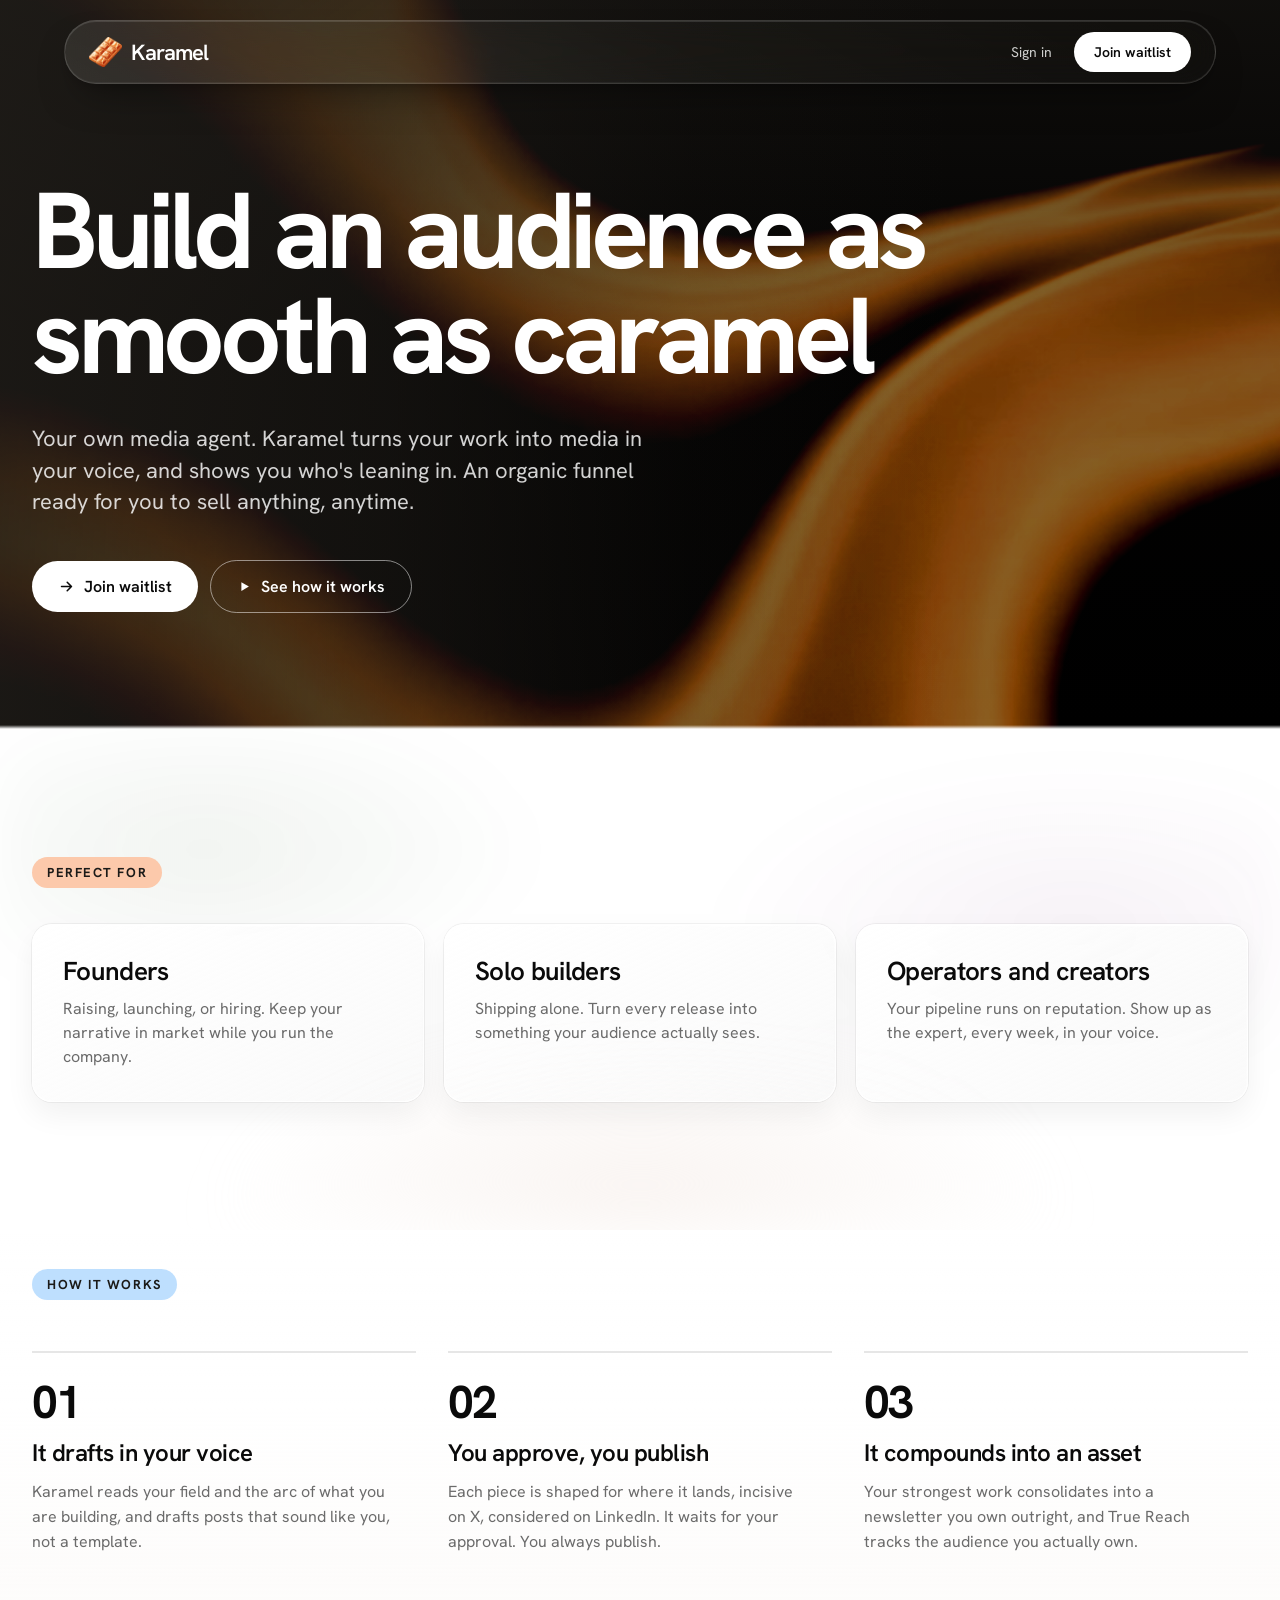
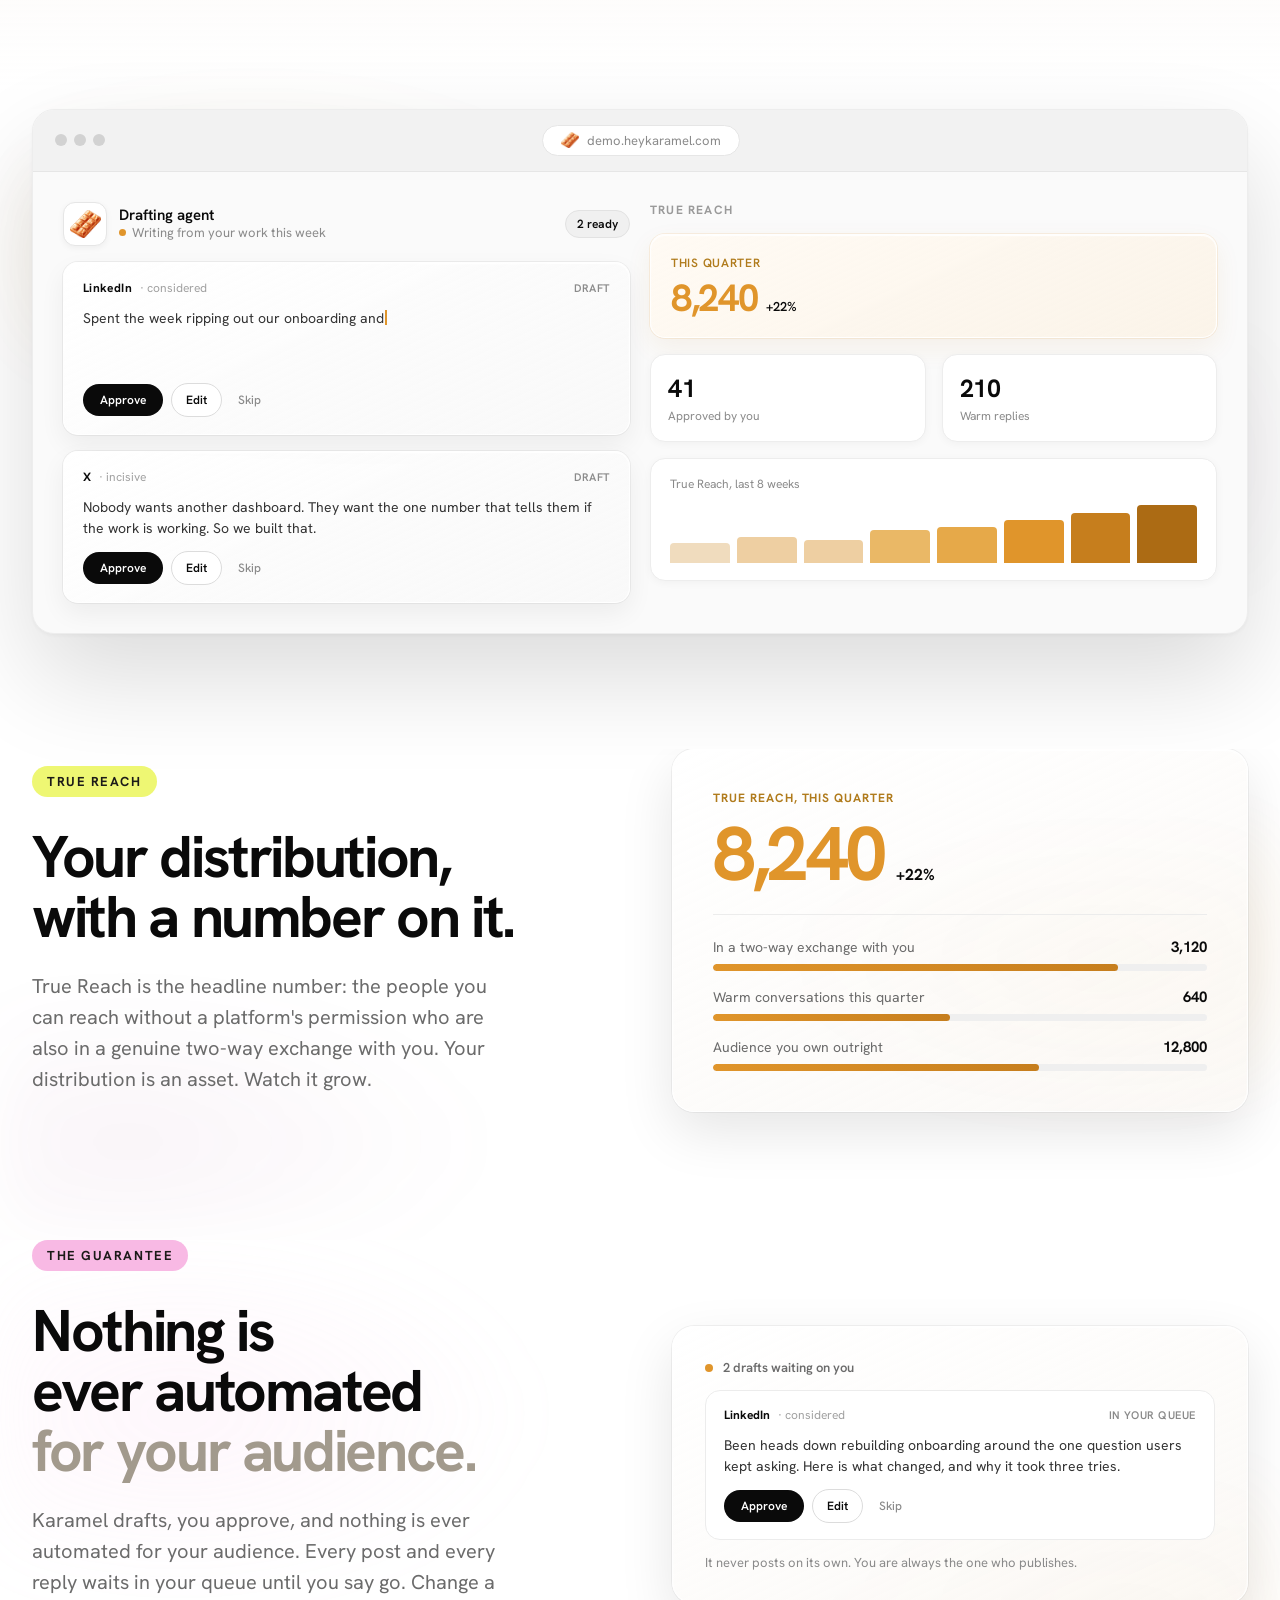
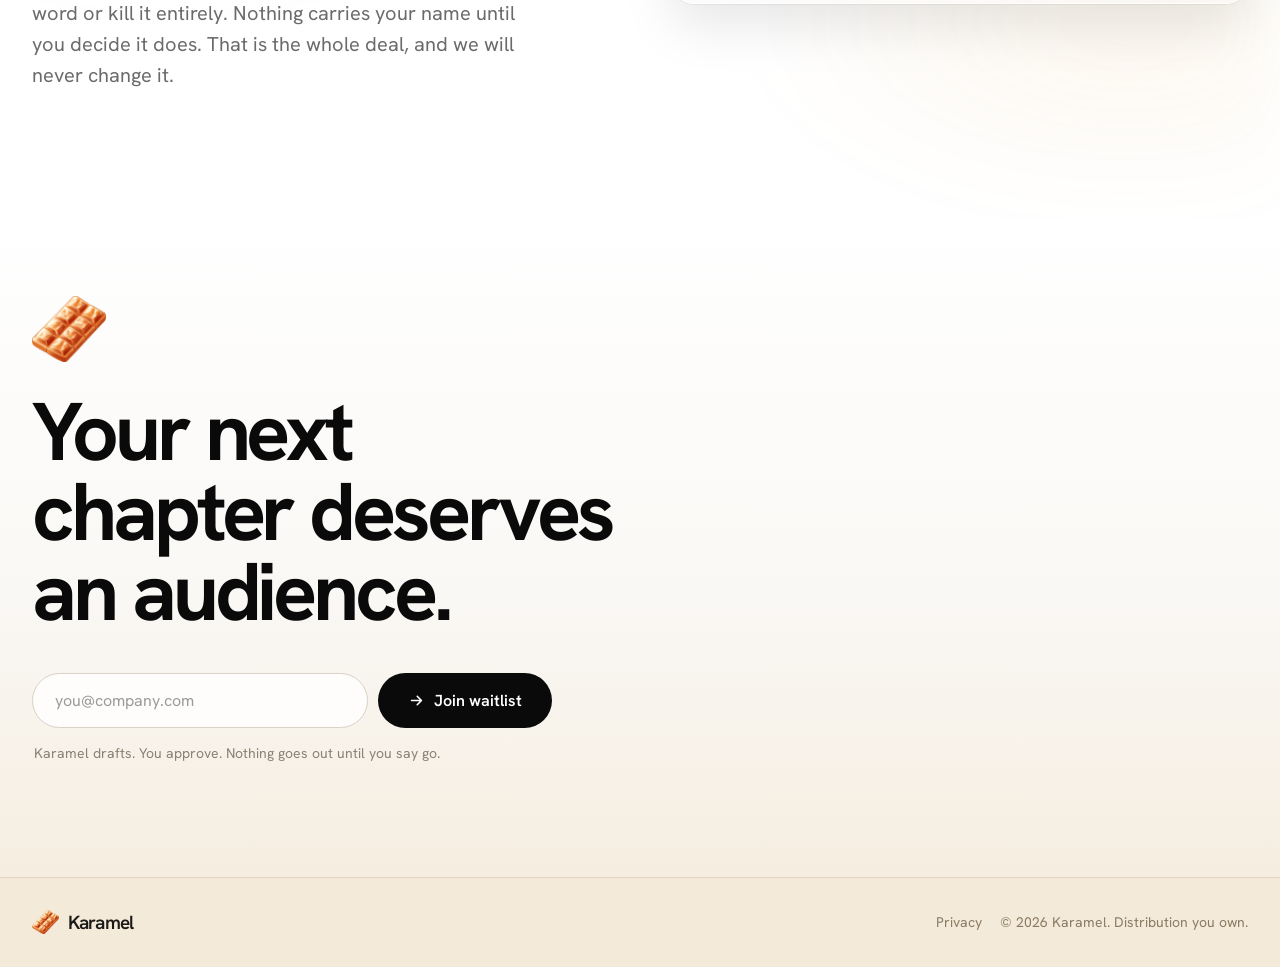
<file: index.html>
<!doctype html>
<html lang="en">
<head>
<meta charset="utf-8">
<meta name="viewport" content="width=device-width, initial-scale=1">
<title>Karamel, build an audience as smooth as caramel</title>
<meta name="description" content="Your own media agent. Karamel turns your work into media in your voice, and shows you who's leaning in. An organic funnel ready for you to sell anything, anytime.">
<link rel="icon" type="image/png" href="assets/favicon.png">
<link rel="apple-touch-icon" href="assets/apple-touch-icon.png">
<link rel="canonical" href="https://heykaramel.com/">
<meta property="og:type" content="website">
<meta property="og:site_name" content="Karamel">
<meta property="og:url" content="https://heykaramel.com/">
<meta property="og:title" content="Karamel, build an audience as smooth as caramel">
<meta property="og:description" content="Your own media agent. Karamel turns your work into media in your voice, and shows you who's leaning in. An organic funnel ready for you to sell anything, anytime.">
<meta property="og:image" content="https://heykaramel.com/assets/og.png">
<meta property="og:image:width" content="1200">
<meta property="og:image:height" content="630">
<meta property="og:image:alt" content="Karamel: build an audience as smooth as caramel.">
<meta name="twitter:card" content="summary_large_image">
<meta name="twitter:title" content="Karamel, build an audience as smooth as caramel">
<meta name="twitter:description" content="Your own media agent. Karamel turns your work into media in your voice, and shows you who's leaning in. An organic funnel ready for you to sell anything, anytime.">
<meta name="twitter:image" content="https://heykaramel.com/assets/og.png">
<link rel="preconnect" href="https://fonts.googleapis.com">
<link rel="preconnect" href="https://fonts.gstatic.com" crossorigin>
<link href="https://fonts.googleapis.com/css2?family=Hanken+Grotesk:wght@400;500;600;700;800&display=swap" rel="stylesheet">
<style>
  body { margin: 0; background: #ffffff; }
  html { scroll-behavior: smooth; }
  a { color: #0a0a0a; text-decoration: none; }
  a:hover { color: #000000; }
  input.kv-field { font-family: 'Hanken Grotesk', system-ui, Helvetica, Arial, sans-serif; }
  input.kv-field::placeholder { color: #9a9a9a; }
  @keyframes kv-pulse { 0%,100% { transform: scale(1); opacity: 1; } 50% { transform: scale(1.5); opacity: .35; } }
  @keyframes kv-pop { 0% { opacity: 0; transform: translateY(6px); } 100% { opacity: 1; transform: none; } }
  @keyframes kv-caret { 0%,100% { opacity: 1; } 50% { opacity: 0; } }
  @keyframes kv-drift { 0%,100% { transform: translate3d(0,0,0) scale(1); } 50% { transform: translate3d(3%,-4%,0) scale(1.08); } }
  @keyframes kv-drift2 { 0%,100% { transform: translate3d(0,0,0) scale(1); } 50% { transform: translate3d(-3%,4%,0) scale(1.1); } }
  @keyframes kv-glow { 0%,100% { opacity: .68; transform: translateX(-50%) scale(1); } 50% { opacity: 1; transform: translateX(-50%) scale(1.1); } }
  /* hover and focus states (converted from the design's inline hover/focus attributes) */
  /* Nav glass. Measured off the zelara.ai header pill and reproduced value for value:
     blur+saturate, the 29deg sheen, the hairline border, and all four shadows (two inset
     highlights, two drops). Only the tint is ours: their base is a dark green, ours is #201d19. */
  .kv-nav-glass {
    max-width: 1152px; margin: 0 auto; height: 64px; padding: 0 24px; box-sizing: border-box;
    display: flex; align-items: center; justify-content: space-between; gap: 16px;
    border-radius: 9999px;
    border: 1px solid rgba(255,255,255,0.15);
    background-color: rgba(32,29,25,0.18);
    background-image: linear-gradient(29deg, rgba(255,255,255,0.1) 0%, rgba(255,255,255,0.03) 50%, rgba(255,255,255,0) 100%);
    -webkit-backdrop-filter: blur(18px) saturate(1.4);
    backdrop-filter: blur(18px) saturate(1.4);
    box-shadow: inset 0 1px 0 0 rgba(255,255,255,0.12),
                inset 0 -1px 0 0 rgba(255,255,255,0.05),
                0 20px 40px -18px rgba(0,0,0,0.55),
                0 4px 14px -6px rgba(0,0,0,0.35);
    transition: background-color .3s ease, background-image .3s ease, border-color .3s ease, box-shadow .3s ease;
  }
  .kv-wordmark { font-size: 22px; font-weight: 600; letter-spacing: -0.04em; color: #ffffff; transition: color .3s ease; }
  .kv-nav-link { font-size: 14px; font-weight: 400; color: rgba(255,255,255,0.8); transition: color .3s ease; }
  .kv-nav-cta { display: inline-flex; align-items: center; height: 40px; padding: 0 20px; font-size: 14px;
    font-weight: 600; color: #0a0a0a; background: #ffffff; border-radius: 999px; white-space: nowrap;
    transition: background .2s ease, color .2s ease, transform .2s ease; }
  /* Past the hero the page turns white, where the exact glass would hide its own contents
     (white type on a light pill). Same geometry, readable backdrop. */
  .kv-nav-glass.kv-nav-light {
    background-color: rgba(255,255,255,0.7);
    background-image: linear-gradient(29deg, rgba(255,255,255,0.6) 0%, rgba(255,255,255,0.28) 50%, rgba(255,255,255,0) 100%);
    border-color: rgba(10,10,10,0.08);
    box-shadow: inset 0 1px 0 0 rgba(255,255,255,0.9),
                0 12px 30px -14px rgba(0,0,0,0.2),
                0 2px 8px -4px rgba(0,0,0,0.1);
  }
  .kv-nav-light .kv-wordmark { color: #0a0a0a; }
  .kv-nav-light .kv-nav-link { color: #6b6b6b; }
  .kv-nav-light .kv-nav-cta { background: #0a0a0a; color: #ffffff; }
  .kv-nav-glass a:not(.kv-nav-cta):hover { color: #ffffff; }
  .kv-nav-light a:not(.kv-nav-cta):hover { color: #0a0a0a; }
  .kv-nav-cta:hover { background: #f4ead9; color: #0a0a0a; transform: translateY(-1px); }
  .kv-nav-light .kv-nav-cta:hover { background: #262626; color: #ffffff; }
  .kv-hero-primary:hover { background: #f4ead9; transform: translateY(-2px); box-shadow: 0 12px 28px rgba(0,0,0,0.35); }
  .kv-hero-ghost:hover { border-color: #ffffff; transform: translateY(-2px); background: rgba(255,255,255,0.1); }
  .kv-approve:hover { background: #262626; transform: translateY(-1px); }
  .kv-edit:hover { border-color: #0a0a0a; }
  .kv-skip:hover { color: #0a0a0a; }
  .kv-pill:hover { transform: rotate(-2.5deg) scale(1.06); }
  .kv-case:hover { transform: translateY(-8px) rotate(-1.4deg); box-shadow: inset 0 1px 1px rgba(255,255,255,0.97), 0 0 0 1px rgba(224,149,43,0.16), 0 26px 54px rgba(0,0,0,0.12); }
  .kv-step:hover { transform: translateY(-6px) scale(1.02); border-color: #e0952b; }
  .kv-field:focus { border-color: #e0952b; box-shadow: 0 0 0 4px rgba(224,149,43,0.18); }
  .kv-wl-submit:hover { background: #262626; transform: translateY(-2px); box-shadow: 0 12px 28px rgba(10,10,10,0.22); }
  /* THE BET light. The source loop is acid lime; hue-rotate carries it to caramel.
     CSS hue-rotate is a matrix approximation, not a true rotation, so these are tuned by eye. */
  .kv-hero-video { position: absolute; inset: 0; width: 100%; height: 100%; object-fit: cover;
    /* Mirrored, the way the reference does it: the source's hot core sits left, and our copy is
       left-aligned, so flipping carries the light to the right where nothing sits on top of it. */
    transform: scaleX(-1.18) scaleY(1.18);
    filter: hue-rotate(-45deg) saturate(0.8) brightness(0.55) contrast(1.7); }
  @media (prefers-reduced-motion: reduce) {
    * { animation: none !important; transition: none !important; }
    [data-reveal] { opacity: 1 !important; transform: none !important; }
  }
</style>
</head>
<body>
<!-- NAV. Lives outside the wrapper below: that wrapper has overflow-x:hidden, which makes it a
     scroll container, and a position:fixed nav has no business nested inside one. -->
<nav style="position: fixed; top: 0; left: 0; right: 0; z-index: 50; padding: 20px 24px 0; pointer-events: none; font-family: 'Hanken Grotesk', system-ui, Helvetica, Arial, sans-serif;">
    <div class="kv-nav-glass" style="pointer-events: auto;">
      <a href="#top" style="display: flex; align-items: center; gap: 9px; flex-shrink: 0;">
        <img src="assets/emblem.png" alt="Karamel" style="height: 30px; width: auto; display: block;">
        <span class="kv-wordmark">Karamel</span>
      </a>
      <div style="display: flex; align-items: center; gap: clamp(10px,2vw,22px);">
        <a href="#waitlist" id="kv-signin" class="kv-nav-link">Sign in</a>
        <a href="#waitlist" class="kv-nav-cta">Join waitlist</a>
      </div>
    </div>
</nav>

<div style="font-family: 'Hanken Grotesk', system-ui, Helvetica, Arial, sans-serif; color: #0a0a0a; background: #ffffff; overflow-x: hidden;">

  <!-- HERO -->
  <header id="top" style="position: relative; overflow: hidden; background: #201d19;">
    <!-- background light loop (the caramel drift, moved up from the old statement section) -->
    <div style="position: absolute; inset: 0; z-index: 0; pointer-events: none; overflow: hidden; background: #000000;">
      <video id="kv-hero-light" class="kv-hero-video" autoplay muted loop playsinline preload="metadata" poster="assets/thebet-light-poster.jpg" aria-hidden="true" tabindex="-1">
        <source src="assets/thebet-light.webm" type="video/webm">
        <source src="assets/thebet-light.mp4" type="video/mp4">
      </video>
      <!-- top scrim, keeps the heading off the hot core -->
      <div style="position: absolute; inset: 0; background: linear-gradient(180deg, rgba(32,29,25,0.5), rgba(32,29,25,0.08) 45%, rgba(32,29,25,0));"></div>
      <!-- left scrim. The copy is left-aligned and the light sweeps through it; this holds the
           text column readable and lets the light bloom on the right, where nothing sits on it. -->
      <div style="position: absolute; inset: 0; background: linear-gradient(90deg, rgba(32,29,25,0.82) 0%, rgba(32,29,25,0.55) 30%, rgba(32,29,25,0.16) 54%, rgba(32,29,25,0) 74%);"></div>
      <!-- bottom fade: a thin feathered edge at the very bottom only, just enough to meet the
           white section below. -->
      <div style="position: absolute; inset: 99.5% 0 0 0; background: linear-gradient(180deg, rgba(255,255,255,0) 0%, #ffffff 100%);"></div>
    </div>
    <div style="position: relative; z-index: 1; max-width: 1240px; margin: 0 auto; padding: clamp(132px,14vw,196px) 32px clamp(72px,9vw,116px);">
      <h1 data-reveal style="font-size: clamp(52px,9vw,108px); font-weight: 700; letter-spacing: -0.05em; line-height: 0.97; margin: 0 0 clamp(24px,3vw,34px); max-width: 15ch; text-wrap: balance; color: #ffffff;">Build an audience as smooth as caramel</h1>
      <p data-reveal style="font-size: clamp(18px,1.9vw,22px); line-height: 1.45; color: rgba(255,255,255,0.82); max-width: 620px; margin: 0 0 clamp(30px,4vw,42px); text-wrap: pretty;">Your own media agent. Karamel turns your work into media in your voice, and shows you who's leaning in. An organic funnel ready for you to sell anything, anytime.</p>
      <div data-reveal style="display: flex; align-items: center; gap: 12px; flex-wrap: wrap;">
        <a href="#waitlist" class="kv-hero-primary" style="display: inline-flex; align-items: center; gap: 9px; padding: 15px 26px; font-size: 16px; font-weight: 600; color: #0a0a0a; background: #ffffff; border-radius: 999px; transition: background .2s ease, transform .2s ease, box-shadow .2s ease;">
          <svg width="17" height="17" viewBox="0 0 24 24" fill="none"><path d="M5 12h14M13 6l6 6-6 6" stroke="#0a0a0a" stroke-width="2.2" stroke-linecap="round" stroke-linejoin="round"/></svg>Join waitlist
        </a>
        <a href="#how" class="kv-hero-ghost" style="display: inline-flex; align-items: center; gap: 9px; padding: 15px 26px; font-size: 16px; font-weight: 600; color: #ffffff; background: transparent; border: 1px solid rgba(255,255,255,0.5); border-radius: 999px; transition: border-color .2s ease, transform .2s ease, background .2s ease;">
          <svg width="15" height="15" viewBox="0 0 24 24" fill="none"><path d="M7 5l12 7-12 7V5z" fill="#ffffff"/></svg>See how it works
        </a>
      </div>
    </div>
  </header>

  <!-- USE-CASE CARDS -->
  <section style="position: relative; overflow: hidden;">
    <div style="position: absolute; inset: 0; z-index: 0; pointer-events: none; background: radial-gradient(38% 44% at 16% 24%, rgba(12,60,6,0.06), transparent 70%), radial-gradient(40% 46% at 84% 40%, rgba(107,24,111,0.06), transparent 72%), radial-gradient(46% 50% at 50% 96%, rgba(245,236,231,0.6), transparent 72%); filter: blur(28px); animation: kv-drift 32s ease-in-out infinite;"></div>
    <div style="position: relative; z-index: 1; max-width: 1240px; margin: 0 auto; padding: clamp(72px,10vw,140px) 32px;">
      <p data-reveal style="margin: 0 0 clamp(24px,3vw,36px);"><span class="kv-pill" style="display: inline-block; padding: 7px 15px; font-size: 13px; font-weight: 700; letter-spacing: 0.12em; text-transform: uppercase; color: #1b1a18; background: #fcc9ab; border-radius: 999px; transition: transform .25s cubic-bezier(.34,1.56,.64,1);">Perfect for</span></p>
      <div style="display: grid; grid-template-columns: repeat(auto-fit, minmax(280px, 1fr)); gap: 20px;">
        <div data-reveal class="kv-case" style="background: linear-gradient(155deg, rgba(255,255,255,0.92), rgba(248,248,248,0.7)); border: 1px solid rgba(255,255,255,0.9); box-shadow: inset 0 1px 1px rgba(255,255,255,0.95), 0 0 0 1px rgba(0,0,0,0.05), 0 12px 30px rgba(0,0,0,0.06); border-radius: 20px; padding: 32px 30px; display: flex; flex-direction: column; gap: 12px; height: 100%; box-sizing: border-box; transition: transform .32s cubic-bezier(.34,1.56,.64,1), box-shadow .28s ease;">
          <div style="font-size: clamp(22px,2.4vw,26px); font-weight: 600; letter-spacing: -0.025em; color: #0a0a0a; line-height: 1.1;">Founders</div>
          <div style="font-size: 16px; line-height: 1.5; color: #6b6b6b;">Raising, launching, or hiring. Keep your narrative in market while you run the company.</div>
        </div>
        <div data-reveal class="kv-case" style="background: linear-gradient(155deg, rgba(255,255,255,0.92), rgba(248,248,248,0.7)); border: 1px solid rgba(255,255,255,0.9); box-shadow: inset 0 1px 1px rgba(255,255,255,0.95), 0 0 0 1px rgba(0,0,0,0.05), 0 12px 30px rgba(0,0,0,0.06); border-radius: 20px; padding: 32px 30px; display: flex; flex-direction: column; gap: 12px; height: 100%; box-sizing: border-box; transition: transform .32s cubic-bezier(.34,1.56,.64,1), box-shadow .28s ease;">
          <div style="font-size: clamp(22px,2.4vw,26px); font-weight: 600; letter-spacing: -0.025em; color: #0a0a0a; line-height: 1.1;">Solo builders</div>
          <div style="font-size: 16px; line-height: 1.5; color: #6b6b6b;">Shipping alone. Turn every release into something your audience actually sees.</div>
        </div>
        <div data-reveal class="kv-case" style="background: linear-gradient(155deg, rgba(255,255,255,0.92), rgba(248,248,248,0.7)); border: 1px solid rgba(255,255,255,0.9); box-shadow: inset 0 1px 1px rgba(255,255,255,0.95), 0 0 0 1px rgba(0,0,0,0.05), 0 12px 30px rgba(0,0,0,0.06); border-radius: 20px; padding: 32px 30px; display: flex; flex-direction: column; gap: 12px; height: 100%; box-sizing: border-box; transition: transform .32s cubic-bezier(.34,1.56,.64,1), box-shadow .28s ease;">
          <div style="font-size: clamp(22px,2.4vw,26px); font-weight: 600; letter-spacing: -0.025em; color: #0a0a0a; line-height: 1.1;">Operators and creators</div>
          <div style="font-size: 16px; line-height: 1.5; color: #6b6b6b;">Your pipeline runs on reputation. Show up as the expert, every week, in your voice.</div>
        </div>
      </div>
    </div>
  </section>

  <!-- NUMBERED STEPS -->
  <section id="how" style="position: relative;">
    <div style="position: absolute; inset: 0; z-index: 0; pointer-events: none; background: linear-gradient(180deg, #ffffff 0%, rgba(250,248,245,0) 37%, rgba(251,249,247,0.5) 73%, #ffffff 96%);"></div>
    <div style="position: relative; z-index: 1; max-width: 1240px; margin: 0 auto; padding: clamp(20px,3vw,40px) 32px clamp(72px,10vw,140px);">
      <p data-reveal style="margin: 0 0 clamp(36px,4vw,56px);"><span class="kv-pill" style="display: inline-block; padding: 7px 15px; font-size: 13px; font-weight: 700; letter-spacing: 0.12em; text-transform: uppercase; color: #1b1a18; background: #bedffe; border-radius: 999px; transition: transform .25s cubic-bezier(.34,1.56,.64,1);">How it works</span></p>
      <div style="display: grid; grid-template-columns: repeat(auto-fit, minmax(280px, 1fr)); gap: clamp(20px,3vw,32px);">
        <div data-reveal class="kv-step" style="display: flex; flex-direction: column; gap: 14px; padding: 26px 22px 26px 0; border-top: 2px solid #e6e6e6; transition: transform .32s cubic-bezier(.34,1.56,.64,1), border-color .28s ease;">
          <div style="font-size: clamp(34px,4vw,46px); font-weight: 700; letter-spacing: -0.04em; color: #0a0a0a; font-variant-numeric: tabular-nums; line-height: 1;">01</div>
          <div style="font-size: clamp(20px,2.1vw,24px); font-weight: 600; letter-spacing: -0.02em; color: #0a0a0a; line-height: 1.15;">It drafts in your voice</div>
          <div style="font-size: 16px; line-height: 1.55; color: #6b6b6b;">Karamel reads your field and the arc of what you are building, and drafts posts that sound like you, not a template.</div>
        </div>
        <div data-reveal class="kv-step" style="display: flex; flex-direction: column; gap: 14px; padding: 26px 22px 26px 0; border-top: 2px solid #e6e6e6; transition: transform .32s cubic-bezier(.34,1.56,.64,1), border-color .28s ease;">
          <div style="font-size: clamp(34px,4vw,46px); font-weight: 700; letter-spacing: -0.04em; color: #0a0a0a; font-variant-numeric: tabular-nums; line-height: 1;">02</div>
          <div style="font-size: clamp(20px,2.1vw,24px); font-weight: 600; letter-spacing: -0.02em; color: #0a0a0a; line-height: 1.15;">You approve, you publish</div>
          <div style="font-size: 16px; line-height: 1.55; color: #6b6b6b;">Each piece is shaped for where it lands, incisive on X, considered on LinkedIn. It waits for your approval. You always publish.</div>
        </div>
        <div data-reveal class="kv-step" style="display: flex; flex-direction: column; gap: 14px; padding: 26px 22px 26px 0; border-top: 2px solid #e6e6e6; transition: transform .32s cubic-bezier(.34,1.56,.64,1), border-color .28s ease;">
          <div style="font-size: clamp(34px,4vw,46px); font-weight: 700; letter-spacing: -0.04em; color: #0a0a0a; font-variant-numeric: tabular-nums; line-height: 1;">03</div>
          <div style="font-size: clamp(20px,2.1vw,24px); font-weight: 600; letter-spacing: -0.02em; color: #0a0a0a; line-height: 1.15;">It compounds into an asset</div>
          <div style="font-size: 16px; line-height: 1.55; color: #6b6b6b;">Your strongest work consolidates into a newsletter you own outright, and True Reach tracks the audience you actually own.</div>
        </div>
      </div>
    </div>
  </section>

  <!-- PRODUCT SHOT -->
  <section id="kv-product" style="position: relative; max-width: 1240px; margin: 0 auto; padding: 0 32px clamp(72px,9vw,128px);">
    <div style="position: absolute; inset: -6% 0 8% 0; z-index: 0; pointer-events: none; background: radial-gradient(40% 38% at 20% 30%, rgba(224,149,43,0.1), transparent 70%), radial-gradient(42% 40% at 84% 62%, rgba(107,24,111,0.05), transparent 72%); filter: blur(30px); animation: kv-drift2 34s ease-in-out infinite;"></div>
    <div data-reveal style="position: relative; z-index: 1; border-radius: 22px; overflow: hidden; background: #fafafa; border: 1px solid #ededed; box-shadow: 0 2px 4px rgba(0,0,0,0.04), 0 44px 100px rgba(0,0,0,0.14);">
      <div style="display: flex; align-items: center; gap: 14px; padding: 15px 22px; background: #f2f2f2; border-bottom: 1px solid #e6e6e6;">
        <div style="display: flex; gap: 7px;">
          <span style="width: 12px; height: 12px; border-radius: 50%; background: #d2d2d2;"></span>
          <span style="width: 12px; height: 12px; border-radius: 50%; background: #d2d2d2;"></span>
          <span style="width: 12px; height: 12px; border-radius: 50%; background: #d2d2d2;"></span>
        </div>
        <div style="display: flex; align-items: center; gap: 8px; margin: 0 auto; padding: 6px 18px; background: #ffffff; border: 1px solid #e6e6e6; border-radius: 999px; font-size: 13px; color: #8a8a8a;">
          <img src="assets/emblem.png" alt="" style="height: 16.5px; width: auto;">demo.heykaramel.com
        </div>
        <div style="width: 48px;"></div>
      </div>
      <div style="padding: clamp(20px,2.6vw,30px); display: grid; grid-template-columns: repeat(auto-fit, minmax(300px, 1fr)); gap: 20px;">

        <div style="display: flex; flex-direction: column; gap: 16px; min-width: 0;">
          <div style="display: flex; align-items: center; gap: 12px;">
            <span style="width: 42px; height: 42px; border-radius: 12px; background: #ffffff; border: 1px solid #e6e6e6; display: flex; align-items: center; justify-content: center; flex-shrink: 0; box-shadow: 0 2px 6px rgba(0,0,0,0.05);"><img src="assets/emblem.png" alt="" style="width: 31px; height: 31px; object-fit: contain;"></span>
            <div style="min-width: 0;">
              <div style="font-size: 15px; font-weight: 600; color: #0a0a0a; line-height: 1.2;">Drafting agent</div>
              <div style="font-size: 13px; color: #8a8a8a; display: flex; align-items: center; gap: 6px;"><span style="width: 7px; height: 7px; border-radius: 50%; background: #e0952b; display: inline-block; animation: kv-pulse 1.8s ease-in-out infinite;"></span>Writing from your work this week</div>
            </div>
            <span style="margin-left: auto; font-size: 12px; font-weight: 600; color: #0a0a0a; background: #f0f0f0; border: 1px solid #e2e2e2; padding: 5px 11px; border-radius: 999px; white-space: nowrap;">2 ready</span>
          </div>

          <div style="background: linear-gradient(155deg, rgba(255,255,255,0.92), rgba(248,248,248,0.72)); border: 1px solid rgba(255,255,255,0.9); box-shadow: inset 0 1px 1px rgba(255,255,255,0.95), 0 0 0 1px rgba(0,0,0,0.05), 0 10px 26px rgba(0,0,0,0.06); border-radius: 15px; padding: 17px 19px; display: flex; flex-direction: column; gap: 12px;">
            <div style="display: flex; align-items: center; gap: 8px;"><span style="font-size: 12px; font-weight: 700; letter-spacing: 0.03em; color: #0a0a0a;">LinkedIn</span><span style="font-size: 12px; color: #a0a0a0;">· considered</span><span style="margin-left: auto; font-size: 11px; font-weight: 600; letter-spacing: 0.05em; text-transform: uppercase; color: #8a8a8a;">Draft</span></div>
            <p style="margin: 0; font-size: 14px; line-height: 1.5; color: #333333; min-height: 63px;"><span id="kv-type"></span><span id="kv-caret" style="display: inline-block; width: 2px; height: 15px; background: #e0952b; margin-left: 1px; vertical-align: -2px; animation: kv-caret 1s step-end infinite;"></span></p>
            <div id="kv-draft-pending" style="display: flex; gap: 8px; align-items: center;">
              <button onclick="kvApprove(this)" class="kv-approve" style="font-size: 12px; font-weight: 600; font-family: inherit; color: #ffffff; background: #0a0a0a; border: none; padding: 8px 17px; border-radius: 999px; cursor: pointer; transition: background .2s ease, transform .2s ease;">Approve</button>
              <button class="kv-edit" style="font-size: 12px; font-weight: 600; font-family: inherit; color: #0a0a0a; background: #ffffff; border: 1px solid #dcdcdc; padding: 8px 14px; border-radius: 999px; cursor: pointer; transition: border-color .2s ease;">Edit</button>
              <button class="kv-skip" style="font-size: 12px; font-weight: 500; font-family: inherit; color: #8a8a8a; background: transparent; border: none; padding: 8px; cursor: pointer; transition: color .2s ease;">Skip</button>
            </div>
            <div id="kv-draft-approved" style="display: none; align-items: center; gap: 9px; font-size: 13px; color: #0a0a0a; background: #fbf1e2; border: 1px solid #f0dcbe; border-radius: 10px; padding: 9px 12px; animation: kv-pop .3s ease both;">
              <span style="width: 20px; height: 20px; border-radius: 50%; background: #e0952b; display: inline-flex; align-items: center; justify-content: center; flex-shrink: 0;"><svg width="12" height="12" viewBox="0 0 24 24" fill="none"><path d="M5 13l4 4L19 7" stroke="#ffffff" stroke-width="2.8" stroke-linecap="round" stroke-linejoin="round"/></svg></span>
              <span><strong>Approved by you.</strong> Scheduled for 9:00 AM.</span>
            </div>
          </div>

          <div style="background: linear-gradient(155deg, rgba(255,255,255,0.92), rgba(248,248,248,0.72)); border: 1px solid rgba(255,255,255,0.9); box-shadow: inset 0 1px 1px rgba(255,255,255,0.95), 0 0 0 1px rgba(0,0,0,0.05), 0 10px 26px rgba(0,0,0,0.06); border-radius: 15px; padding: 17px 19px; display: flex; flex-direction: column; gap: 12px;">
            <div style="display: flex; align-items: center; gap: 8px;"><span style="font-size: 12px; font-weight: 700; letter-spacing: 0.03em; color: #0a0a0a;">X</span><span style="font-size: 12px; color: #a0a0a0;">· incisive</span><span style="margin-left: auto; font-size: 11px; font-weight: 600; letter-spacing: 0.05em; text-transform: uppercase; color: #8a8a8a;">Draft</span></div>
            <p style="margin: 0; font-size: 14px; line-height: 1.5; color: #333333;">Nobody wants another dashboard. They want the one number that tells them if the work is working. So we built that.</p>
            <div style="display: flex; gap: 8px; align-items: center;"><span style="font-size: 12px; font-weight: 600; color: #ffffff; background: #0a0a0a; padding: 8px 17px; border-radius: 999px;">Approve</span><span style="font-size: 12px; font-weight: 600; color: #0a0a0a; background: #ffffff; border: 1px solid #dcdcdc; padding: 8px 14px; border-radius: 999px;">Edit</span><span style="font-size: 12px; font-weight: 500; color: #8a8a8a; padding: 8px;">Skip</span></div>
          </div>
        </div>

        <div style="display: flex; flex-direction: column; gap: 16px; min-width: 0;">
          <div style="font-size: 12px; font-weight: 700; letter-spacing: 0.1em; text-transform: uppercase; color: #9a9a9a;">True Reach</div>
          <div style="background: linear-gradient(155deg, rgba(255,250,243,0.94), rgba(251,241,226,0.72)); border: 1px solid rgba(255,255,255,0.9); box-shadow: inset 0 1px 1px rgba(255,255,255,0.95), 0 0 0 1px rgba(224,149,43,0.12), 0 10px 26px rgba(176,110,30,0.08); border-radius: 15px; padding: 20px;">
            <div style="font-size: 12px; font-weight: 600; letter-spacing: 0.06em; text-transform: uppercase; color: #b07b1c; margin-bottom: 8px;">This quarter</div>
            <div style="display: flex; align-items: baseline; gap: 9px;"><span data-count="8240" style="font-size: 38px; font-weight: 700; letter-spacing: -0.035em; color: #e0952b; font-variant-numeric: tabular-nums; line-height: 1;">8,240</span><span style="font-size: 13px; font-weight: 600; color: #0a0a0a;">+22%</span></div>
          </div>
          <div style="display: grid; grid-template-columns: 1fr 1fr; gap: 16px;">
            <div style="background: #ffffff; border: 1px solid #ededed; border-radius: 15px; padding: 17px; box-shadow: 0 2px 8px rgba(0,0,0,0.04);"><div style="font-size: 25px; font-weight: 700; color: #0a0a0a; letter-spacing: -0.02em; font-variant-numeric: tabular-nums;">41</div><div style="font-size: 12px; color: #8a8a8a; margin-top: 3px;">Approved by you</div></div>
            <div style="background: #ffffff; border: 1px solid #ededed; border-radius: 15px; padding: 17px; box-shadow: 0 2px 8px rgba(0,0,0,0.04);"><div style="font-size: 25px; font-weight: 700; color: #0a0a0a; letter-spacing: -0.02em; font-variant-numeric: tabular-nums;">210</div><div style="font-size: 12px; color: #8a8a8a; margin-top: 3px;">Warm replies</div></div>
          </div>
          <div style="background: #ffffff; border: 1px solid #ededed; border-radius: 15px; padding: 17px 19px; box-shadow: 0 2px 8px rgba(0,0,0,0.04);">
            <div style="font-size: 12px; color: #8a8a8a; margin-bottom: 13px;">True Reach, last 8 weeks</div>
            <div style="display: flex; align-items: flex-end; gap: 7px; height: 58px;">
              <div style="flex: 1; height: 34%; background: #f0dcbe; border-radius: 4px 4px 0 0;"></div>
              <div style="flex: 1; height: 44%; background: #eecfa2; border-radius: 4px 4px 0 0;"></div>
              <div style="flex: 1; height: 40%; background: #eecfa2; border-radius: 4px 4px 0 0;"></div>
              <div style="flex: 1; height: 56%; background: #eab866; border-radius: 4px 4px 0 0;"></div>
              <div style="flex: 1; height: 62%; background: #e6a949; border-radius: 4px 4px 0 0;"></div>
              <div style="flex: 1; height: 74%; background: #e0952b; border-radius: 4px 4px 0 0;"></div>
              <div style="flex: 1; height: 86%; background: #c67e1d; border-radius: 4px 4px 0 0;"></div>
              <div style="flex: 1; height: 100%; background: #ac6b14; border-radius: 4px 4px 0 0;"></div>
            </div>
          </div>
        </div>

      </div>
    </div>
  </section>

  <!-- TRUE REACH METRIC -->
  <section style="position: relative; overflow: hidden;">
    <div style="position: absolute; inset: 0; z-index: 0; pointer-events: none; background: radial-gradient(44% 50% at 86% 42%, rgba(224,149,43,0.12), transparent 70%), radial-gradient(40% 44% at 10% 80%, rgba(150,50,125,0.05), transparent 72%); filter: blur(30px); animation: kv-drift2 30s ease-in-out infinite;"></div>
    <div style="position: relative; z-index: 1; max-width: 1240px; margin: 0 auto; padding: 0 32px clamp(72px,10vw,140px);">
      <div style="display: grid; grid-template-columns: repeat(auto-fit, minmax(320px, 1fr)); gap: clamp(32px,5vw,72px); align-items: center;">
        <div>
          <p data-reveal style="margin: 0 0 clamp(20px,2.5vw,30px);"><span class="kv-pill" style="display: inline-block; padding: 7px 15px; font-size: 13px; font-weight: 700; letter-spacing: 0.12em; text-transform: uppercase; color: #1b1a18; background: #eef773; border-radius: 999px; transition: transform .25s cubic-bezier(.34,1.56,.64,1);">True Reach</span></p>
          <h2 data-reveal style="font-size: clamp(34px,4.6vw,60px); font-weight: 700; letter-spacing: -0.04em; line-height: 1.02; margin: 0 0 24px; color: #0a0a0a; text-wrap: balance;">Your distribution, with a number on it.</h2>
          <p data-reveal style="font-size: clamp(17px,1.9vw,20px); line-height: 1.55; color: #6b6b6b; margin: 0; max-width: 44ch; text-wrap: pretty;">True Reach is the headline number: the people you can reach without a platform's permission who are also in a genuine two-way exchange with you. Your distribution is an asset. Watch it grow.</p>
        </div>
        <div data-reveal style="background: linear-gradient(155deg, rgba(255,255,255,0.94), rgba(250,247,243,0.72)); border: 1px solid rgba(255,255,255,0.92); box-shadow: inset 0 1px 1px rgba(255,255,255,0.96), 0 0 0 1px rgba(0,0,0,0.05), 0 20px 54px rgba(0,0,0,0.1); border-radius: 22px; padding: clamp(28px,3.5vw,40px); display: flex; flex-direction: column; gap: 22px;">
          <div>
            <div style="font-size: 12px; font-weight: 700; letter-spacing: 0.08em; text-transform: uppercase; color: #b07b1c; margin-bottom: 10px;">True Reach, this quarter</div>
            <div style="display: flex; align-items: baseline; gap: 12px; flex-wrap: wrap;"><span data-count="8240" style="font-size: clamp(52px,8vw,76px); font-weight: 700; letter-spacing: -0.05em; color: #e0952b; line-height: 1; font-variant-numeric: tabular-nums;">8,240</span><span style="font-size: 16px; font-weight: 700; color: #0a0a0a;">+22%</span></div>
          </div>
          <div style="height: 1px; background: #ececec;"></div>
          <div style="display: flex; flex-direction: column; gap: 16px;">
            <div style="display: flex; flex-direction: column; gap: 7px;">
              <div style="display: flex; justify-content: space-between; align-items: baseline;"><span style="font-size: 14px; color: #6b6b6b;">In a two-way exchange with you</span><span style="font-size: 15px; font-weight: 700; color: #0a0a0a; font-variant-numeric: tabular-nums;">3,120</span></div>
              <div style="height: 7px; border-radius: 999px; background: #efefef; overflow: hidden;"><div data-bar="82%" style="height: 100%; width: 82%; border-radius: 999px; background: linear-gradient(90deg, #e0952b, #c67e1d); transform-origin: left; transition: transform .9s cubic-bezier(.2,.8,.2,1);"></div></div>
            </div>
            <div style="display: flex; flex-direction: column; gap: 7px;">
              <div style="display: flex; justify-content: space-between; align-items: baseline;"><span style="font-size: 14px; color: #6b6b6b;">Warm conversations this quarter</span><span style="font-size: 15px; font-weight: 700; color: #0a0a0a; font-variant-numeric: tabular-nums;">640</span></div>
              <div style="height: 7px; border-radius: 999px; background: #efefef; overflow: hidden;"><div data-bar="48%" style="height: 100%; width: 48%; border-radius: 999px; background: linear-gradient(90deg, #e0952b, #c67e1d); transform-origin: left; transition: transform .9s cubic-bezier(.2,.8,.2,1);"></div></div>
            </div>
            <div style="display: flex; flex-direction: column; gap: 7px;">
              <div style="display: flex; justify-content: space-between; align-items: baseline;"><span style="font-size: 14px; color: #6b6b6b;">Audience you own outright</span><span style="font-size: 15px; font-weight: 700; color: #0a0a0a; font-variant-numeric: tabular-nums;">12,800</span></div>
              <div style="height: 7px; border-radius: 999px; background: #efefef; overflow: hidden;"><div data-bar="66%" style="height: 100%; width: 66%; border-radius: 999px; background: linear-gradient(90deg, #e0952b, #c67e1d); transform-origin: left; transition: transform .9s cubic-bezier(.2,.8,.2,1);"></div></div>
            </div>
          </div>
        </div>
      </div>
    </div>
  </section>

  <!-- THE GUARANTEE -->
  <section style="position: relative; overflow: hidden;">
    <div style="position: absolute; inset: 0; z-index: 0; pointer-events: none; background: radial-gradient(40% 44% at 14% 30%, rgba(248,185,228,0.12), transparent 70%), radial-gradient(42% 46% at 88% 66%, rgba(224,149,43,0.08), transparent 72%); filter: blur(30px); animation: kv-drift 32s ease-in-out infinite;"></div>
    <div style="position: relative; z-index: 1; max-width: 1240px; margin: 0 auto; padding: 0 32px clamp(72px,10vw,140px);">
      <div style="display: grid; grid-template-columns: repeat(auto-fit, minmax(320px, 1fr)); gap: clamp(32px,5vw,72px); align-items: center;">
        <div>
          <p data-reveal style="margin: 0 0 clamp(20px,2.5vw,30px);"><span class="kv-pill" style="display: inline-block; padding: 7px 15px; font-size: 13px; font-weight: 700; letter-spacing: 0.12em; text-transform: uppercase; color: #1b1a18; background: #f8b9e4; border-radius: 999px; transition: transform .25s cubic-bezier(.34,1.56,.64,1);">The guarantee</span></p>
          <h2 data-reveal style="font-size: clamp(34px,4.6vw,60px); font-weight: 700; letter-spacing: -0.04em; line-height: 1.02; margin: 0 0 24px; text-wrap: balance;"><span style="color: #0a0a0a;">Nothing is ever automated</span><br><span style="color: #a29a8d;">for your audience.</span></h2>
          <p data-reveal style="font-size: clamp(17px,1.9vw,20px); line-height: 1.55; color: #6b6b6b; margin: 0; max-width: 46ch; text-wrap: pretty;">Karamel drafts, you approve, and nothing is ever automated for your audience. Every post and every reply waits in your queue until you say go. Change a word or kill it entirely. Nothing carries your name until you decide it does. That is the whole deal, and we will never change it.</p>
        </div>
        <div data-reveal style="background: linear-gradient(155deg, rgba(255,255,255,0.94), rgba(250,247,243,0.72)); border: 1px solid rgba(255,255,255,0.92); box-shadow: inset 0 1px 1px rgba(255,255,255,0.96), 0 0 0 1px rgba(0,0,0,0.05), 0 20px 54px rgba(0,0,0,0.1); border-radius: 22px; padding: clamp(24px,3vw,32px); display: flex; flex-direction: column; gap: 14px;">
          <div style="display: flex; align-items: center; gap: 10px;">
            <span style="width: 8px; height: 8px; border-radius: 50%; background: #e0952b; display: inline-block; animation: kv-pulse 1.8s ease-in-out infinite;"></span>
            <span style="font-size: 13px; font-weight: 600; color: #6b6b6b;">2 drafts waiting on you</span>
          </div>
          <div style="background: #ffffff; border: 1px solid #ececec; border-radius: 15px; padding: 16px 18px; display: flex; flex-direction: column; gap: 12px;">
            <div style="display: flex; align-items: center; gap: 8px;"><span style="font-size: 12px; font-weight: 700; color: #0a0a0a;">LinkedIn</span><span style="font-size: 12px; color: #a0a0a0;">· considered</span><span style="margin-left: auto; font-size: 11px; font-weight: 600; letter-spacing: 0.05em; text-transform: uppercase; color: #8a8a8a;">In your queue</span></div>
            <p style="margin: 0; font-size: 14px; line-height: 1.5; color: #333333;">Been heads down rebuilding onboarding around the one question users kept asking. Here is what changed, and why it took three tries.</p>
            <div id="kv-g-pending" style="display: flex; gap: 8px; align-items: center;">
              <button onclick="kvApprove(this)" class="kv-approve" style="font-size: 12px; font-weight: 600; font-family: inherit; color: #ffffff; background: #0a0a0a; border: none; padding: 8px 17px; border-radius: 999px; cursor: pointer; transition: background .2s ease, transform .2s ease;">Approve</button>
              <button class="kv-edit" style="font-size: 12px; font-weight: 600; font-family: inherit; color: #0a0a0a; background: #ffffff; border: 1px solid #dcdcdc; padding: 8px 14px; border-radius: 999px; cursor: pointer; transition: border-color .2s ease;">Edit</button>
              <button class="kv-skip" style="font-size: 12px; font-weight: 500; font-family: inherit; color: #8a8a8a; background: transparent; border: none; padding: 8px; cursor: pointer; transition: color .2s ease;">Skip</button>
            </div>
            <div id="kv-g-approved" style="display: none; align-items: center; gap: 9px; font-size: 13px; color: #0a0a0a; background: #fbf1e2; border: 1px solid #f0dcbe; border-radius: 10px; padding: 9px 12px; animation: kv-pop .3s ease both;">
              <span style="width: 20px; height: 20px; border-radius: 50%; background: #e0952b; display: inline-flex; align-items: center; justify-content: center; flex-shrink: 0;"><svg width="12" height="12" viewBox="0 0 24 24" fill="none"><path d="M5 13l4 4L19 7" stroke="#ffffff" stroke-width="2.8" stroke-linecap="round" stroke-linejoin="round"/></svg></span>
              <span><strong>Approved by you.</strong> Only ever by you.</span>
            </div>
          </div>
          <p style="margin: 0; font-size: 13px; color: #8a8a8a;">It never posts on its own. You are always the one who publishes.</p>
        </div>
      </div>
    </div>
  </section>

  <!-- CLOSING CTA + FOOTER (vertical fade into cream, footer carries the cream through) -->
  <div style="background: linear-gradient(180deg, #ffffff 0%, #faf8f5 50%, #f4ead9 100%);">
    <section id="waitlist" data-reveal style="max-width: 1240px; margin: 0 auto; padding: clamp(40px,6vw,80px) 32px clamp(72px,9vw,120px);">
      <img src="assets/emblem.png" alt="" style="height: 66px; width: auto; display: block; margin: 0 0 clamp(22px,2.6vw,30px);">
      <h2 style="font-size: clamp(40px,6.4vw,84px); font-weight: 700; letter-spacing: -0.05em; line-height: 0.98; margin: 0 0 clamp(28px,3.5vw,40px); max-width: 16ch; color: #0a0a0a; text-wrap: balance;">Your next chapter deserves an audience.</h2>
      <div class="km-wl">
        <div class="km-wl-open">
          <form onsubmit="return joinWaitlist(event)" style="display: flex; gap: 10px; flex-wrap: wrap; max-width: 520px;">
            <input class="kv-field" type="email" required placeholder="you@company.com" style="flex: 1; min-width: 220px; padding: 16px 22px; font-size: 16px; border: 1px solid #d8d2c8; border-radius: 999px; background: rgba(255,255,255,0.85); color: #0a0a0a; outline: none; box-sizing: border-box; transition: border-color .2s ease, box-shadow .2s ease, transform .2s ease;">
            <button type="submit" class="kv-wl-submit" style="display: inline-flex; align-items: center; gap: 9px; padding: 16px 30px; font-size: 16px; font-weight: 600; font-family: inherit; color: #ffffff; background: #0a0a0a; border: none; border-radius: 999px; cursor: pointer; white-space: nowrap; transition: background .2s ease, transform .2s ease, box-shadow .2s ease;">
              <svg width="17" height="17" viewBox="0 0 24 24" fill="none"><path d="M5 12h14M13 6l6 6-6 6" stroke="#ffffff" stroke-width="2.2" stroke-linecap="round" stroke-linejoin="round"/></svg>Join waitlist
            </button>
          </form>
        </div>
        <div class="km-wl-joined" style="display: none;">
          <div style="display: inline-flex; align-items: center; gap: 13px; padding: 16px 24px; background: rgba(255,255,255,0.85); border: 1px solid #f0dcbe; border-radius: 999px; animation: kv-pop .35s ease both;">
            <span style="width: 30px; height: 30px; border-radius: 50%; background: #e0952b; display: inline-flex; align-items: center; justify-content: center; flex-shrink: 0;"><svg width="16" height="16" viewBox="0 0 24 24" fill="none"><path d="M5 13l4 4L19 7" stroke="#ffffff" stroke-width="2.6" stroke-linecap="round" stroke-linejoin="round"/></svg></span>
            <span style="font-size: 16px; font-weight: 600; color: #0a0a0a;">You're on the list. We'll be in touch.</span>
          </div>
        </div>
      </div>
      <p style="font-size: 14px; color: #8a8175; margin: 16px 2px 0;">Karamel drafts. You approve. Nothing goes out until you say go.</p>
    </section>

    <footer style="background: #f4ead9; border-top: 1px solid rgba(90,45,10,0.12); padding: 32px 32px;">
      <div style="max-width: 1240px; margin: 0 auto; display: flex; justify-content: space-between; align-items: center; gap: 20px; flex-wrap: wrap;">
        <div style="display: flex; align-items: center; gap: 9px;">
          <img src="assets/emblem.png" alt="" style="height: 24px; width: auto;">
          <span style="font-size: 19px; font-weight: 600; letter-spacing: -0.04em; color: #1b1a18;">Karamel</span>
        </div>
        <div style="display: flex; align-items: center; gap: 18px; flex-wrap: wrap;">
          <a href="/privacy/" style="font-size: 14px; color: #8a7b62; text-decoration: none;">Privacy</a>
          <span style="font-size: 14px; color: #8a7b62;">© 2026 Karamel. Distribution you own.</span>
        </div>
      </div>
    </footer>
  </div>
</div>

<script>
  // Sign-in target. The product app has no public home yet, so in production the
  // "Sign in" link stays pointed at the waitlist. On localhost, point it at the
  // local app (:8787) so the flow is testable. This keeps the hardcoded localhost
  // URL out of anything a real visitor sees.
  (function(){
    var host = location.hostname;
    if(host === 'localhost' || host === '127.0.0.1'){
      var el = document.getElementById('kv-signin');
      if(el){ el.setAttribute('href', 'http://127.0.0.1:8787/'); }
    }
  })();

  // Waitlist capture. Rows go straight into the Karamel Supabase project.
  // This key is public by design: it ships in the page source. It is safe because the
  // waitlist table is write-only for it -- insert-only RLS with no read policy, and a
  // column grant limiting it to (email, source). Verified by probe, do not widen either.
  var WAITLIST_URL = "https://lixlseqvcmsnbvbcsoxt.supabase.co/rest/v1/waitlist";
  var WAITLIST_KEY = "sb_publishable_n_uFbeFEVseSRr8eHRZmng_rE_uuJE-";
  var WAITLIST_FALLBACK = "adiarora310@gmail.com";

  function joinWaitlist(e){
    e.preventDefault();
    var form = e.target;
    var wrap = form.closest('.km-wl');
    var input = form.querySelector('input[type=email]');
    var btn = form.querySelector('button[type=submit], .kv-wl-submit');
    var email = (input.value || "").trim();
    if(!email){ return false; }

    function succeed(){
      if(!wrap){ return; }
      var open = wrap.querySelector('.km-wl-open');
      var joined = wrap.querySelector('.km-wl-joined');
      if(open){ open.style.display = 'none'; }
      if(joined){ joined.style.display = 'flex'; }
    }
    // Never fake a success. If the row did not land, say so and give them a way through.
    function fail(why){
      console.error('[waitlist] not saved:', why);
      var note = form.querySelector('.km-wl-error');
      if(!note){
        note = document.createElement('p');
        note.className = 'km-wl-error';
        note.style.cssText = 'margin:10px 0 0;font-size:13px;line-height:1.5;color:#b00020;';
        form.appendChild(note);
      }
      note.innerHTML = 'That did not save. Please email <a href="mailto:' + WAITLIST_FALLBACK +
        '" style="color:#b00020;text-decoration:underline;">' + WAITLIST_FALLBACK + '</a> and you are on the list.';
      if(btn){ btn.disabled = false; btn.textContent = 'Join waitlist'; }
    }

    if(btn){ btn.disabled = true; }
    fetch(WAITLIST_URL, {
      method: 'POST',
      headers: {
        'apikey': WAITLIST_KEY,
        'Content-Type': 'application/json',
        'Prefer': 'return=minimal'
      },
      body: JSON.stringify({ email: email, source: 'site' })
    }).then(function(res){
      // 201 = stored. 409 = unique violation, i.e. already signed up: still a win.
      if(res.status === 201 || res.status === 409){ succeed(); return; }
      return res.text().then(function(t){ fail(res.status + ' ' + t); });
    }).catch(function(err){ fail(err && err.message); });
    return false;
  }

  // Sample-draft interactivity (approve). Each card owns its own state: the button's parent is the
  // pending row, and the confirmation that replaces it is that row's next sibling.
  function kvApprove(btn){
    var pending = btn && btn.parentElement;
    var approved = pending && pending.nextElementSibling;
    if(!pending || !approved){ return; }
    pending.style.display = 'none';
    approved.style.display = 'flex';
  }

  (function(){
    var reduced = window.matchMedia && window.matchMedia('(prefers-reduced-motion: reduce)').matches;

    // Nav: keep the exact glass while it sits over the dark hero, switch to a light pill once
    // the hero has scrolled past, since white type on white sections reads as nothing.
    (function(){
      var hero = document.getElementById('top');
      var glass = document.querySelector('.kv-nav-glass');
      if(!hero || !glass) { return; }
      if(!('IntersectionObserver' in window)){ glass.classList.add('kv-nav-light'); return; }
      // -84px = where the nav's bottom edge sits (20px inset + 64px tall)
      new IntersectionObserver(function(entries){
        entries.forEach(function(e){ glass.classList.toggle('kv-nav-light', !e.isIntersecting); });
      }, { rootMargin: '-84px 0px 0px 0px', threshold: 0 }).observe(hero);
    })();

    // Hero light: hold on a still frame when motion is not wanted
    if(reduced){
      var heroLight = document.getElementById('kv-hero-light');
      if(heroLight){ heroLight.autoplay = false; heroLight.removeAttribute('autoplay'); heroLight.pause(); }
    }

    // staggered scroll reveals
    var revealEls = Array.prototype.slice.call(document.querySelectorAll('[data-reveal]'));
    revealEls.forEach(function(el){
      var sibs = Array.prototype.slice.call(el.parentElement.children).filter(function(c){ return c.hasAttribute('data-reveal'); });
      var idx = Math.max(0, sibs.indexOf(el));
      el.style.transition = 'opacity .6s ease, transform .75s cubic-bezier(.34,1.56,.64,1)';
      el.style.transitionDelay = Math.min(idx, 6) * 95 + 'ms';
    });
    if('IntersectionObserver' in window && !reduced){
      var io = new IntersectionObserver(function(entries){
        entries.forEach(function(en){
          // clear the inline transform rather than setting 'none', so stylesheet :hover transforms still apply
          if(en.isIntersecting){ en.target.style.opacity = '1'; en.target.style.transform = ''; io.unobserve(en.target); }
        });
      }, { threshold: 0.08, rootMargin: '0px 0px -5% 0px' });
      revealEls.forEach(function(el){
        var r = el.getBoundingClientRect();
        if(r.top > window.innerHeight * 0.92){ el.style.opacity = '0'; el.style.transform = 'translateY(34px) scale(0.97)'; io.observe(el); }
      });
    }

    // count-up on view
    var fmt = function(n){ return Math.round(n).toLocaleString('en-US'); };
    var countUp = function(el, target){
      var dur = 1300, t0 = performance.now();
      var tick = function(t){
        var p = Math.min(1, (t - t0) / dur);
        var e = 1 - Math.pow(1 - p, 3);
        el.textContent = fmt(target * e);
        if(p < 1) requestAnimationFrame(tick);
      };
      requestAnimationFrame(tick);
    };
    document.querySelectorAll('[data-count]').forEach(function(el){
      var target = parseInt(el.getAttribute('data-count'), 10);
      if(reduced || !('IntersectionObserver' in window)){ el.textContent = fmt(target); return; }
      el.textContent = fmt(0);
      var co = new IntersectionObserver(function(ents){
        ents.forEach(function(e){ if(e.isIntersecting){ countUp(el, target); co.unobserve(el); } });
      }, { threshold: 0.5 });
      co.observe(el);
    });

    // True Reach bars fill on view
    if(!reduced && 'IntersectionObserver' in window){
      document.querySelectorAll('[data-bar]').forEach(function(el){
        el.style.transform = 'scaleX(0)';
        var bo = new IntersectionObserver(function(ents){
          ents.forEach(function(e){ if(e.isIntersecting){ el.style.transform = 'scaleX(1)'; bo.unobserve(el); } });
        }, { threshold: 0.4 });
        bo.observe(el);
      });
    }

    // self-demoing typing of the LinkedIn draft
    var draft = 'Spent the week ripping out our onboarding and rebuilding it around the one question users kept asking. Here is what changed, and why it took three tries to get right.';
    var typeEl = document.getElementById('kv-type');
    var caret = document.getElementById('kv-caret');
    if(typeEl){
      if(reduced || !('IntersectionObserver' in window)){
        typeEl.textContent = draft;
        if(caret){ caret.style.display = 'none'; }
      } else {
        var prod = document.getElementById('kv-product');
        var to = new IntersectionObserver(function(ents){
          ents.forEach(function(e){
            if(e.isIntersecting){
              to.unobserve(e.target);
              var i = 0;
              var type = function(){
                if(i <= draft.length){
                  typeEl.textContent = draft.slice(0, i);
                  i += 1;
                  var ch = draft[i - 1];
                  setTimeout(type, ch === ' ' ? 26 : 15 + Math.random() * 30);
                } else if(caret){
                  setTimeout(function(){ caret.style.display = 'none'; }, 1400);
                }
              };
              setTimeout(type, 350);
            }
          });
        }, { threshold: 0.35 });
        to.observe(prod);
      }
    }
  })();
</script>
<script>
/* dev live-reload: localhost only. Polls this file and reloads when it changes. Inert in production. */
(function(){
  if(!/^(localhost|127\.0\.0\.1)$/.test(location.hostname)){ return; }
  var seen = null;
  setInterval(function(){
    fetch(location.pathname, { method:"HEAD", cache:"no-store" }).then(function(r){
      var m = r.headers.get("Last-Modified");
      if(seen && m && m !== seen){ location.reload(); }
      seen = m;
    }).catch(function(){});
  }, 1000);
})();
</script>
</body>
</html>
</file>
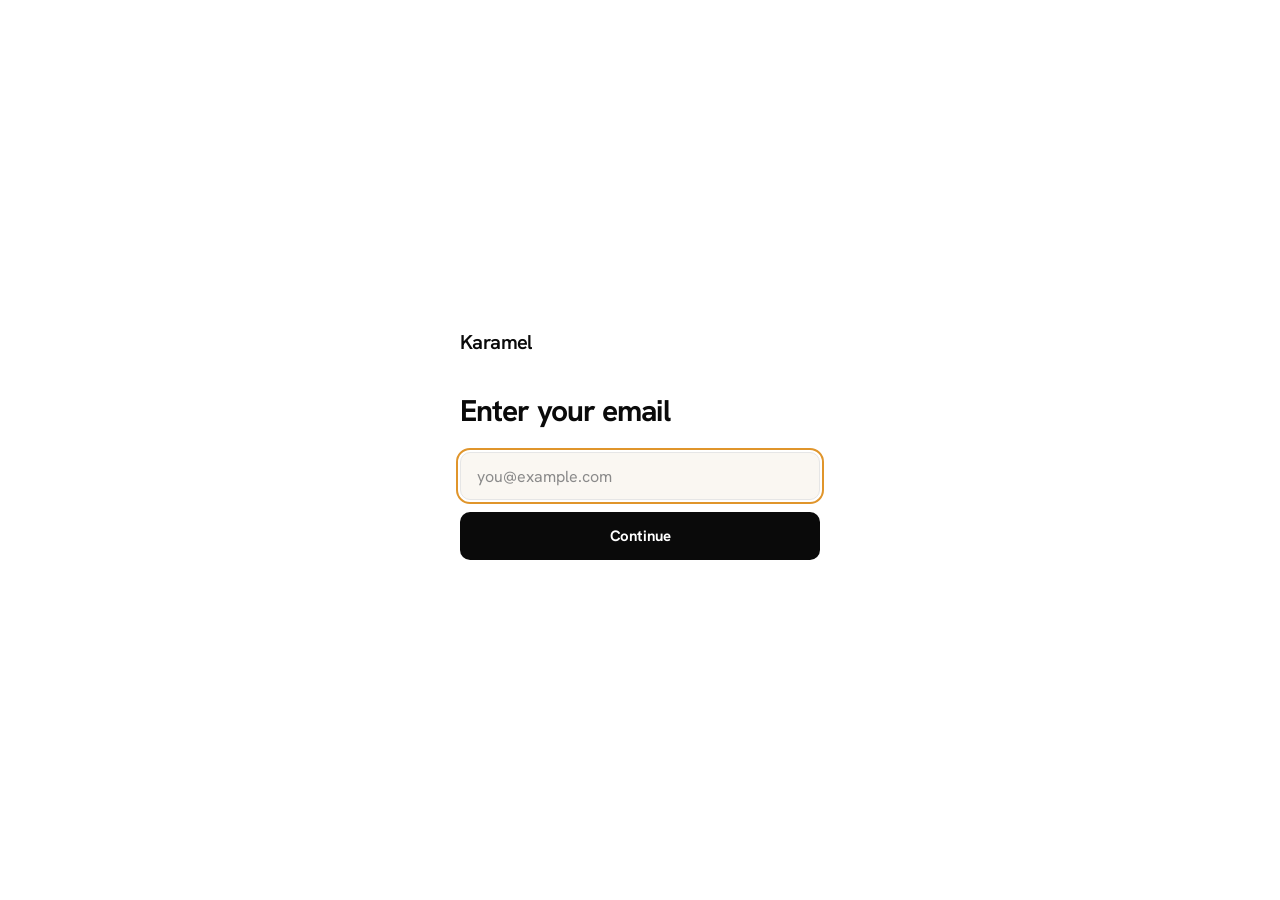
<file: begin/index.html>
<!DOCTYPE html>
<html lang="en">
<head>
<meta charset="utf-8">
<meta name="viewport" content="width=device-width, initial-scale=1">
<title>Begin &middot; Karamel</title>
<meta name="description" content="Sign in to Karamel.">
<!-- A pilot door, not a landing page. It should not turn up in search results. -->
<meta name="robots" content="noindex, nofollow">
<link rel="preconnect" href="https://fonts.googleapis.com">
<link rel="preconnect" href="https://fonts.gstatic.com" crossorigin>
<link href="https://fonts.googleapis.com/css2?family=Hanken+Grotesk:wght@400;500;600;700&display=swap" rel="stylesheet">
<style>
  :root {
    --bg: #ffffff;
    --ink: #0a0a0a;
    --ink-dim: #6b6b6b;
    --ink-faint: #8a8a8a;
    --edge: #e6e6e6;
    --field: #faf7f2;
    --caramel: #e0952b;
    --wash: #f4ead9;
  }
  * { box-sizing: border-box; }
  html, body { height: 100%; }
  body {
    margin: 0;
    background: var(--bg);
    color: var(--ink);
    font-family: 'Hanken Grotesk', system-ui, Helvetica, Arial, sans-serif;
    font-size: 16px;
    line-height: 1.6;
    -webkit-font-smoothing: antialiased;
    display: flex;
    align-items: center;
    justify-content: center;
    padding: 24px 20px calc(24px + env(safe-area-inset-bottom, 0px));
  }
  main { width: 100%; max-width: 360px; }
  .mark {
    font-size: 20px; font-weight: 600; letter-spacing: -0.03em;
    color: var(--ink); text-decoration: none; display: inline-block; margin-bottom: 36px;
  }
  h1 { font-size: 30px; font-weight: 700; letter-spacing: -0.03em; line-height: 1.15; margin: 0 0 24px; }
  p.sub { font-size: 15px; color: var(--ink-dim); margin: 0 0 24px; }
  label { position: absolute; width: 1px; height: 1px; overflow: hidden; clip: rect(0 0 0 0); }
  input[type="email"] {
    width: 100%; min-height: 48px;
    background: var(--field); border: 1px solid var(--edge); border-radius: 10px;
    padding: 12px 16px; font-family: inherit; font-size: 16px; color: var(--ink);
  }
  input[type="email"]::placeholder { color: var(--ink-faint); }
  input[type="email"]:focus-visible { outline: 2px solid var(--caramel); outline-offset: 2px; }
  button {
    width: 100%; min-height: 48px; margin-top: 12px;
    background: var(--ink); color: #fff; border: 0; border-radius: 10px;
    font-family: inherit; font-size: 15px; font-weight: 700; letter-spacing: -0.01em; cursor: pointer;
  }
  button:disabled { background: var(--ink-faint); cursor: default; }
  button:focus-visible { outline: 2px solid var(--caramel); outline-offset: 2px; }
  .note { font-size: 13px; color: var(--ink-faint); margin-top: 14px; }
  .notice {
    margin-top: 16px; background: var(--wash); border-radius: 10px;
    padding: 13px 15px; font-size: 13.5px; line-height: 1.55; color: #5c431b;
  }
  .again {
    margin-top: 18px; background: none; border: 0; padding: 0;
    width: auto; min-height: 0; color: var(--ink-dim);
    font-size: 14px; font-weight: 400; text-decoration: underline; cursor: pointer;
  }
  [hidden] { display: none !important; }
</style>
</head>
<body>
<main>
  <a class="mark" href="/">Karamel</a>

  <section id="ask">
    <h1>Enter your email</h1>
    <form id="form" novalidate>
      <label for="email">Email address</label>
      <input id="email" name="email" type="email" inputmode="email" autocomplete="email"
             placeholder="you@example.com" required>
      <button id="go" type="submit">Continue</button>
    </form>
    <p class="note" id="hint"></p>
  </section>

  <section id="pilot" hidden>
    <h1>Private pilot</h1>
    <p class="sub">Karamel is not open yet. That address is not one we have set up.</p>
    <div class="notice">Nothing was sent and nothing was stored. If you were expecting to get in, check the address you were given, or ask the person who invited you.</div>
    <button class="again" type="button" id="retry">Try a different address</button>
  </section>

  <section id="down" hidden>
    <h1>We cannot reach Karamel</h1>
    <p class="sub">The service is not answering right now, so we could not check that address.</p>
    <div class="notice">This is on our side, not yours. Nothing was sent and nothing was stored.</div>
    <button class="again" type="button" id="retryDown">Try again</button>
  </section>
</main>

<script>
(function () {
  // Where the two halves live. Taken from the host so this same file works when
  // it is served from a laptop during development.
  var local = /^(localhost|127\.0\.0\.1)$/.test(location.hostname);
  var API = local ? "http://localhost:8000" : "https://api.heykaramel.com";
  var APP = local ? "http://localhost:3000" : "https://demo.heykaramel.com";
  var DASHBOARD = APP + "/brief";

  var form = document.getElementById("form");
  var field = document.getElementById("email");
  var go = document.getElementById("go");
  var hint = document.getElementById("hint");
  var ask = document.getElementById("ask");
  var pilot = document.getElementById("pilot");
  var down = document.getElementById("down");

  function show(which) {
    ask.hidden = which !== ask;
    pilot.hidden = which !== pilot;
    down.hidden = which !== down;
  }

  function reset() {
    hint.textContent = "";
    go.disabled = false;
    go.textContent = "Continue";
    show(ask);
    field.focus();
  }

  document.getElementById("retry").addEventListener("click", function () { field.value = ""; reset(); });
  document.getElementById("retryDown").addEventListener("click", reset);

  form.addEventListener("submit", function (event) {
    event.preventDefault();
    var value = (field.value || "").trim();
    if (!value || value.indexOf("@") < 1 || value.indexOf(".") < 0) {
      hint.textContent = "That does not look like an email address.";
      field.focus();
      return;
    }
    hint.textContent = "";
    go.disabled = true;
    go.textContent = "Checking…";

    var settled = false;
    var timer = setTimeout(function () {
      if (!settled) { settled = true; show(down); }
    }, 12000);

    function finish(state) {
      if (settled) return;
      settled = true;
      clearTimeout(timer);
      show(state);
    }

    fetch(API + "/api/v1/auth/email/open", {
      method: "POST",
      headers: { "Content-Type": "application/json" },
      // The session cookie is set by the API on this call, so it has to be
      // allowed to travel. The two hosts share a registrable domain, which is
      // what makes that possible at all.
      credentials: "include",
      body: JSON.stringify({ email: value })
    }).then(function (res) {
      if (res.status === 429) {
        finish(ask);
        go.disabled = false;
        go.textContent = "Continue";
        hint.textContent = "Too many tries. Wait a minute and try again.";
        return;
      }
      if (!res.ok) { finish(res.status >= 500 ? down : pilot); return; }
      return res.json().then(function (body) {
        if (settled) return;
        if (body && body.known) {
          // Signed in already: the cookie came back on that response. Replace
          // rather than push, so Back does not return to a form that would now
          // just sign them in again.
          settled = true;
          clearTimeout(timer);
          go.textContent = "Opening…";
          location.replace(DASHBOARD);
          return;
        }
        finish(pilot);
      });
    }).catch(function () {
      // Unreachable, or the browser refused the cross-origin call.
      finish(down);
    });
  });

  field.focus();
})();
</script>
</body>
</html>
</file>
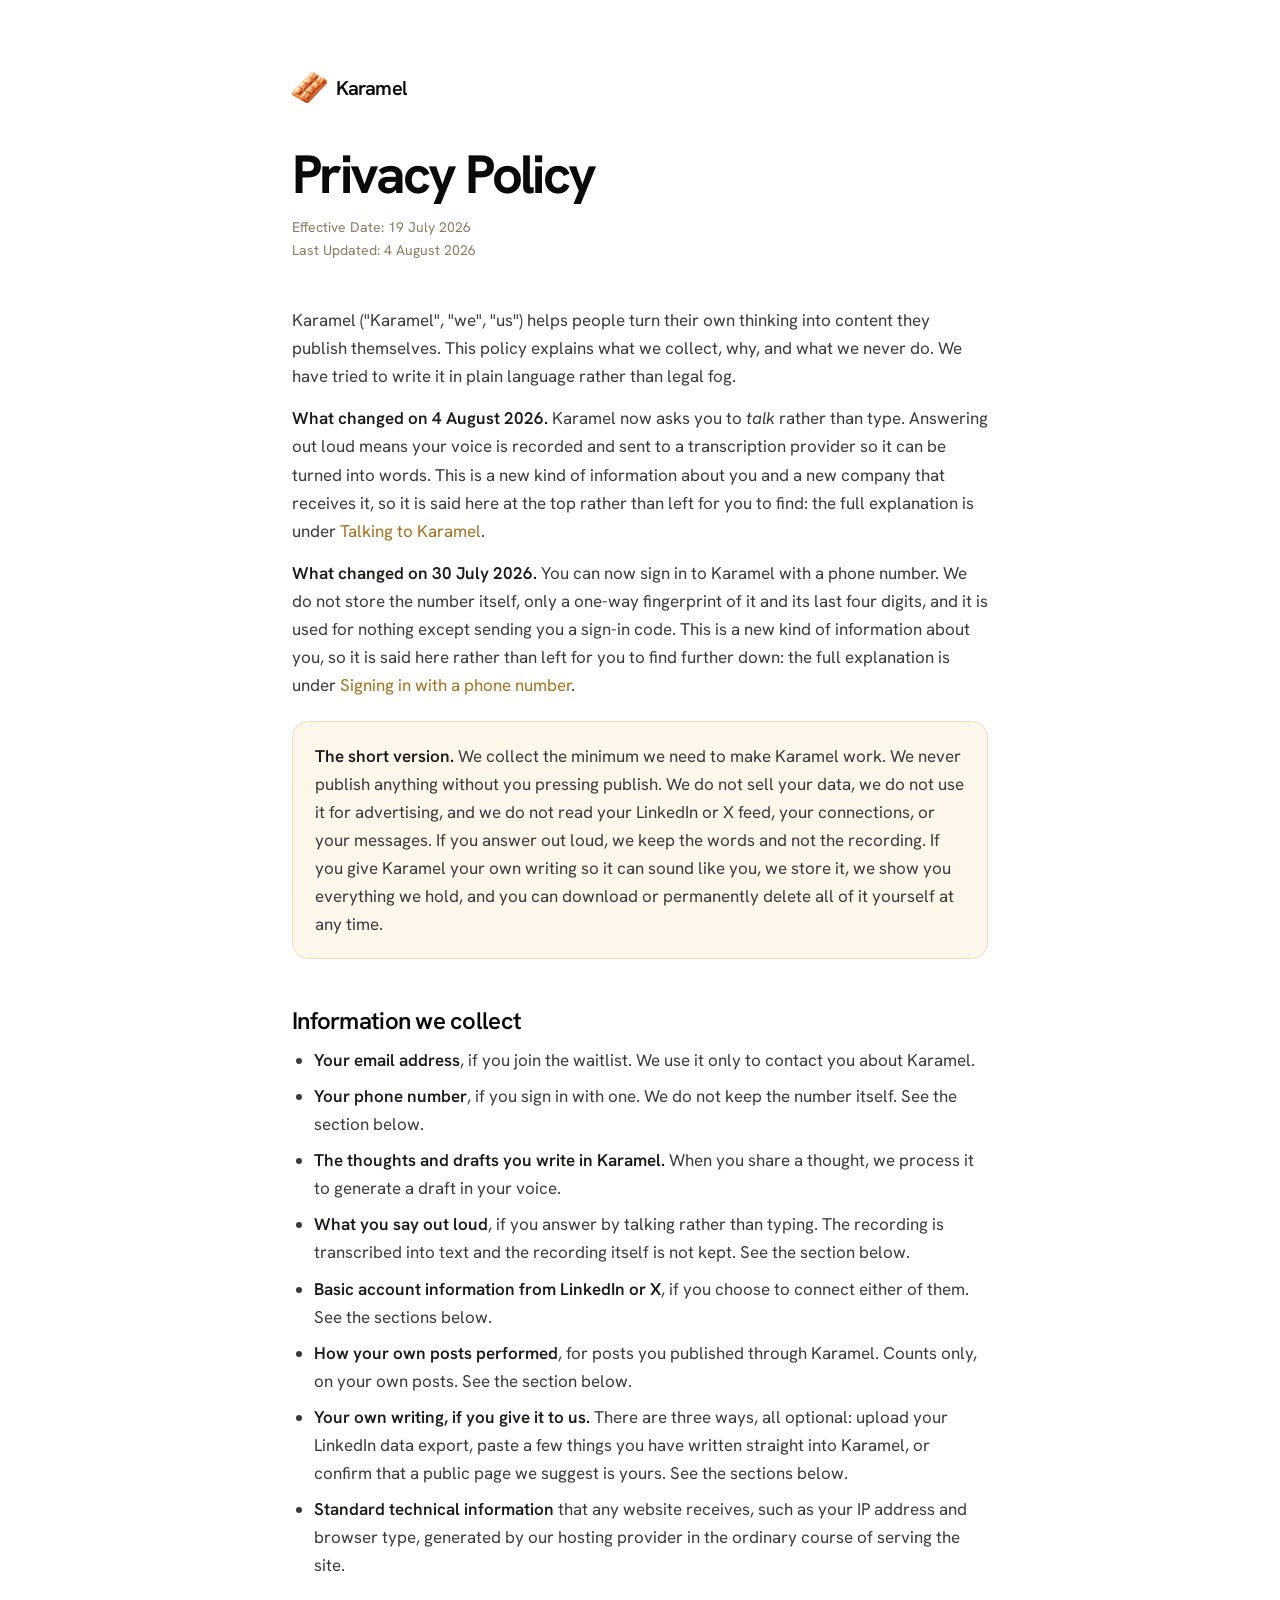
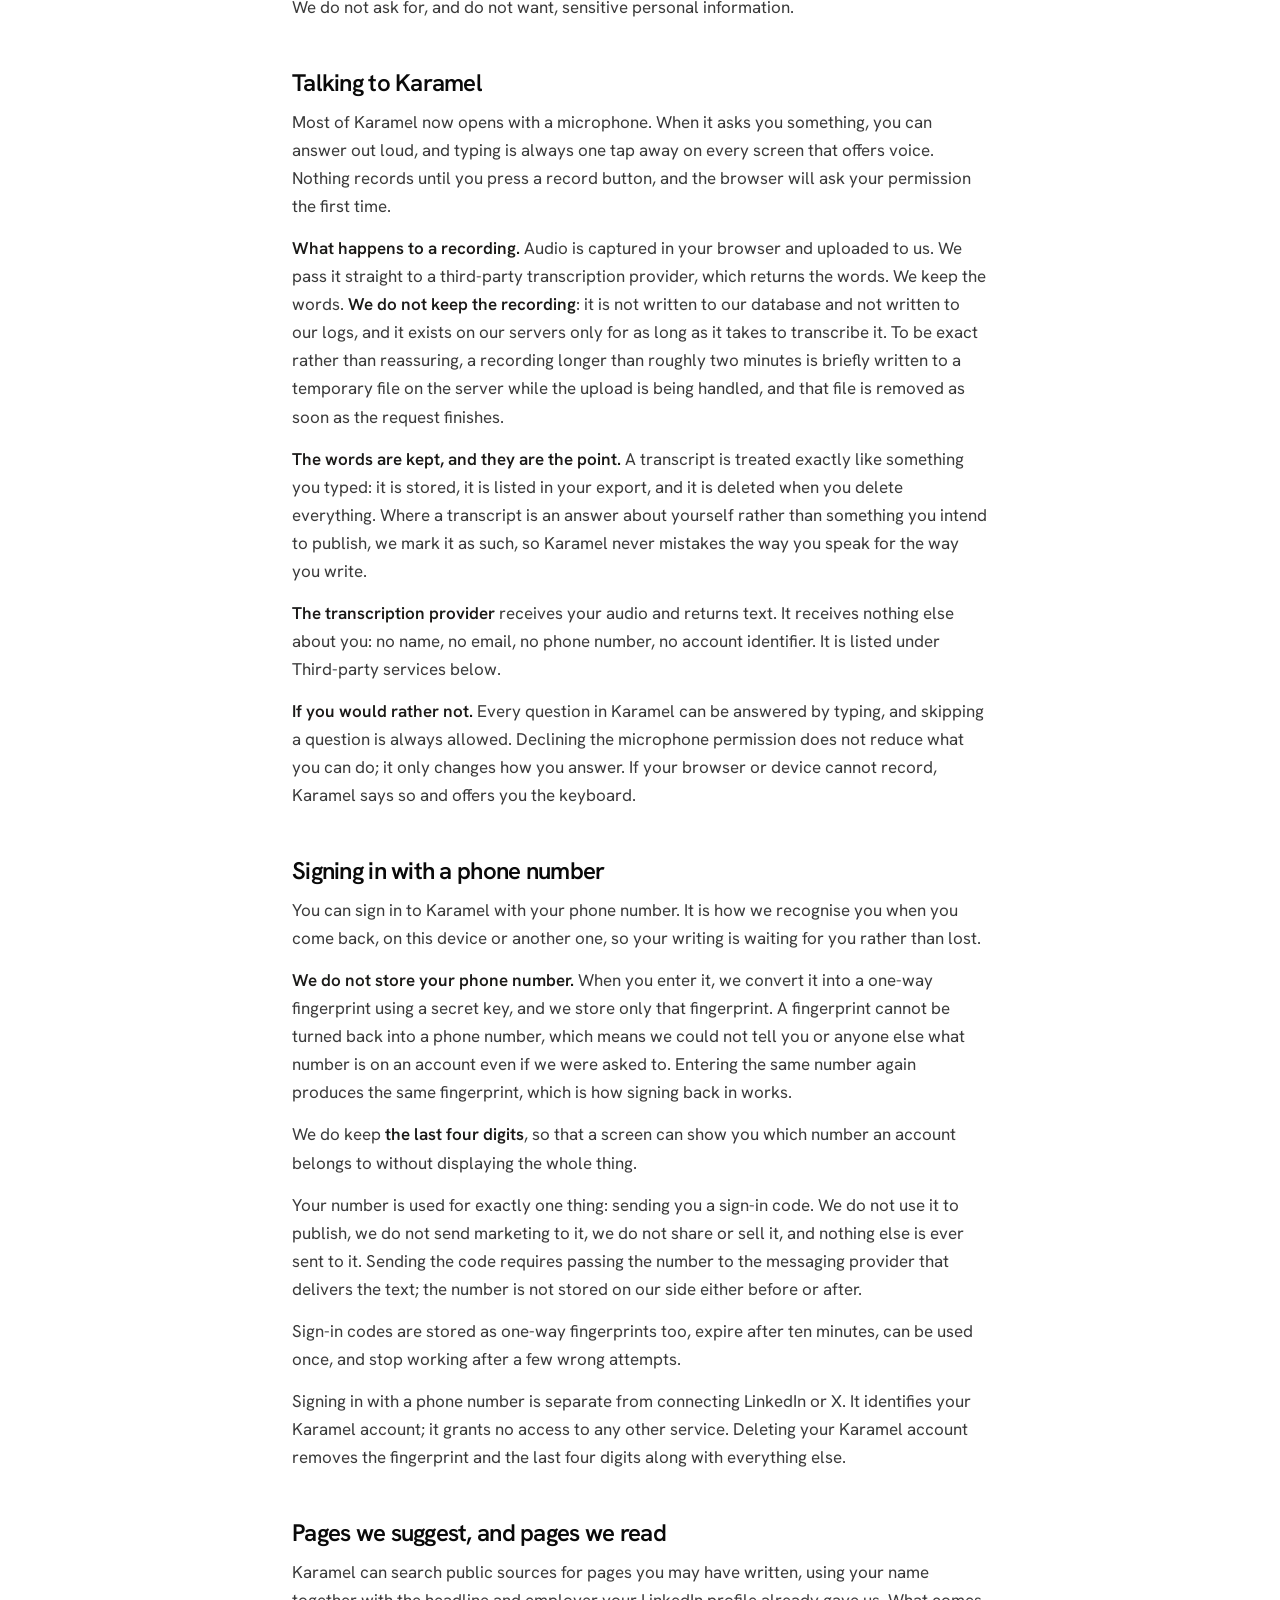
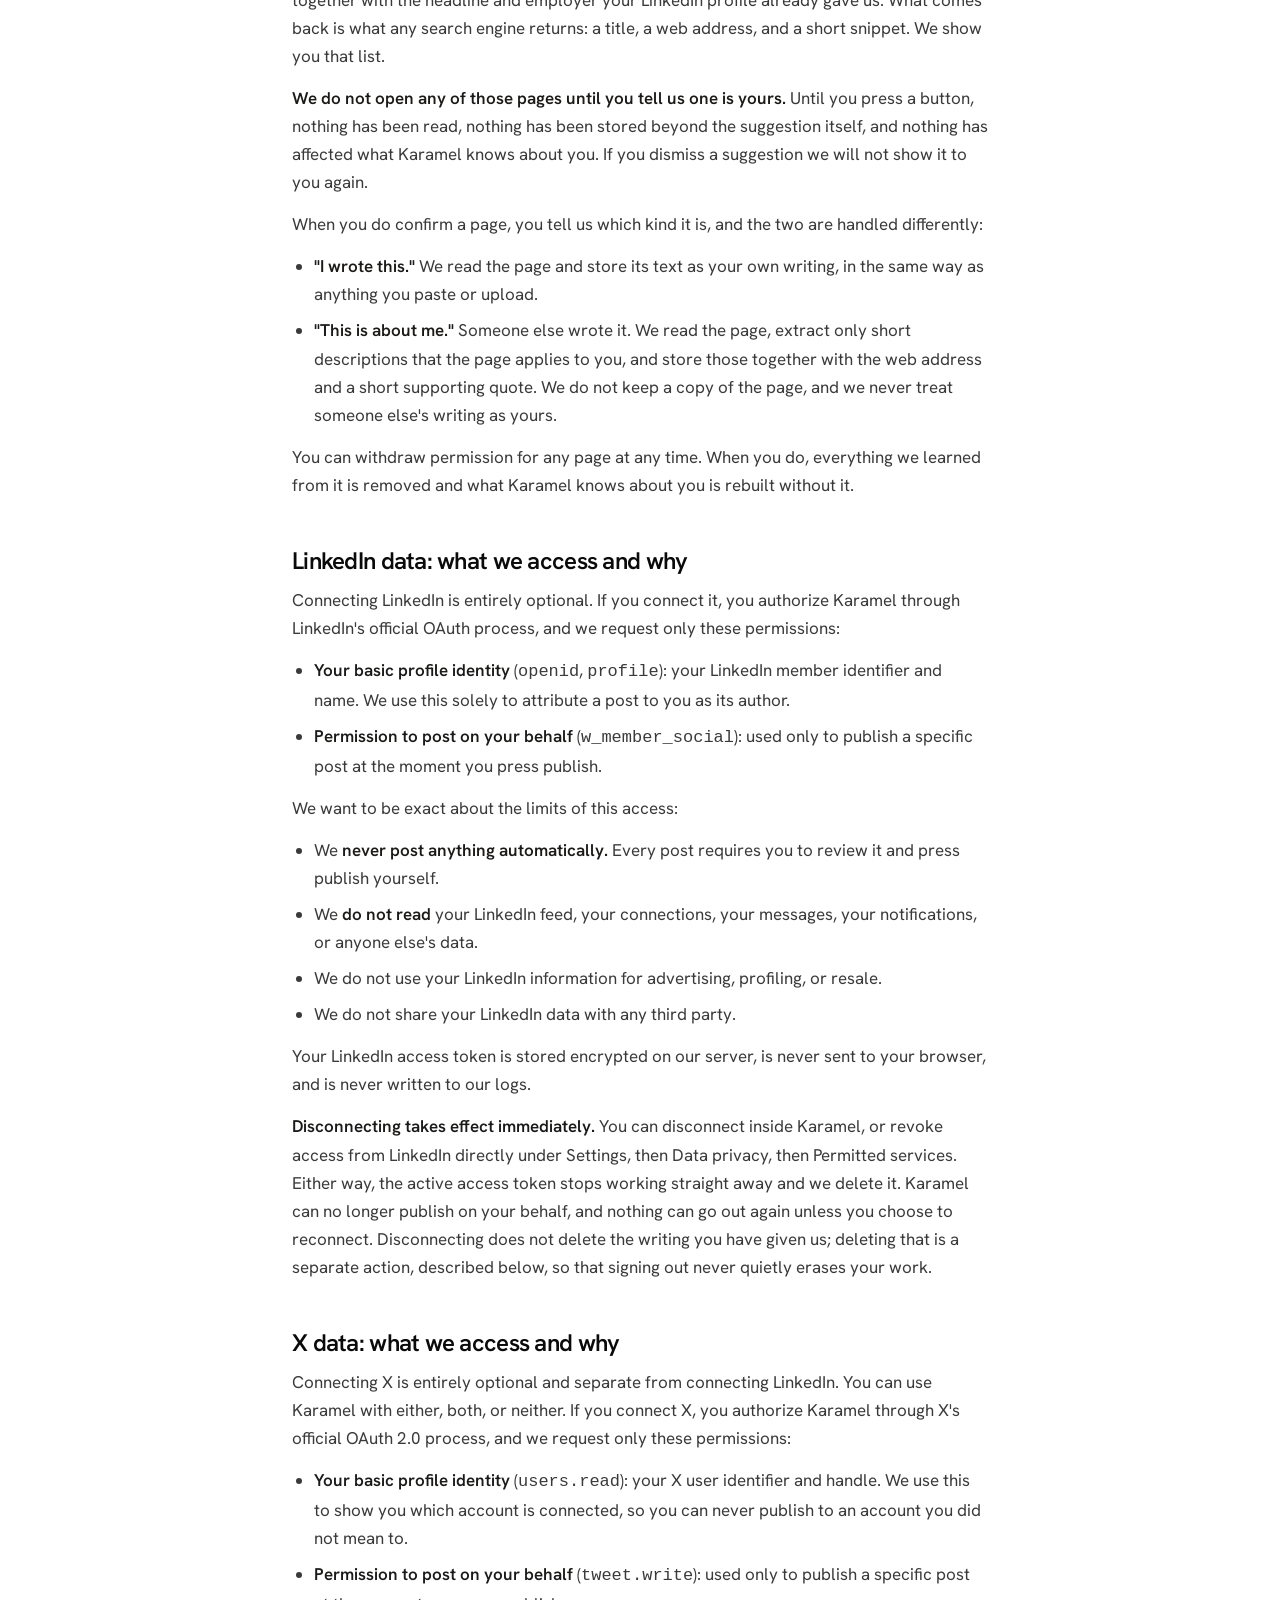
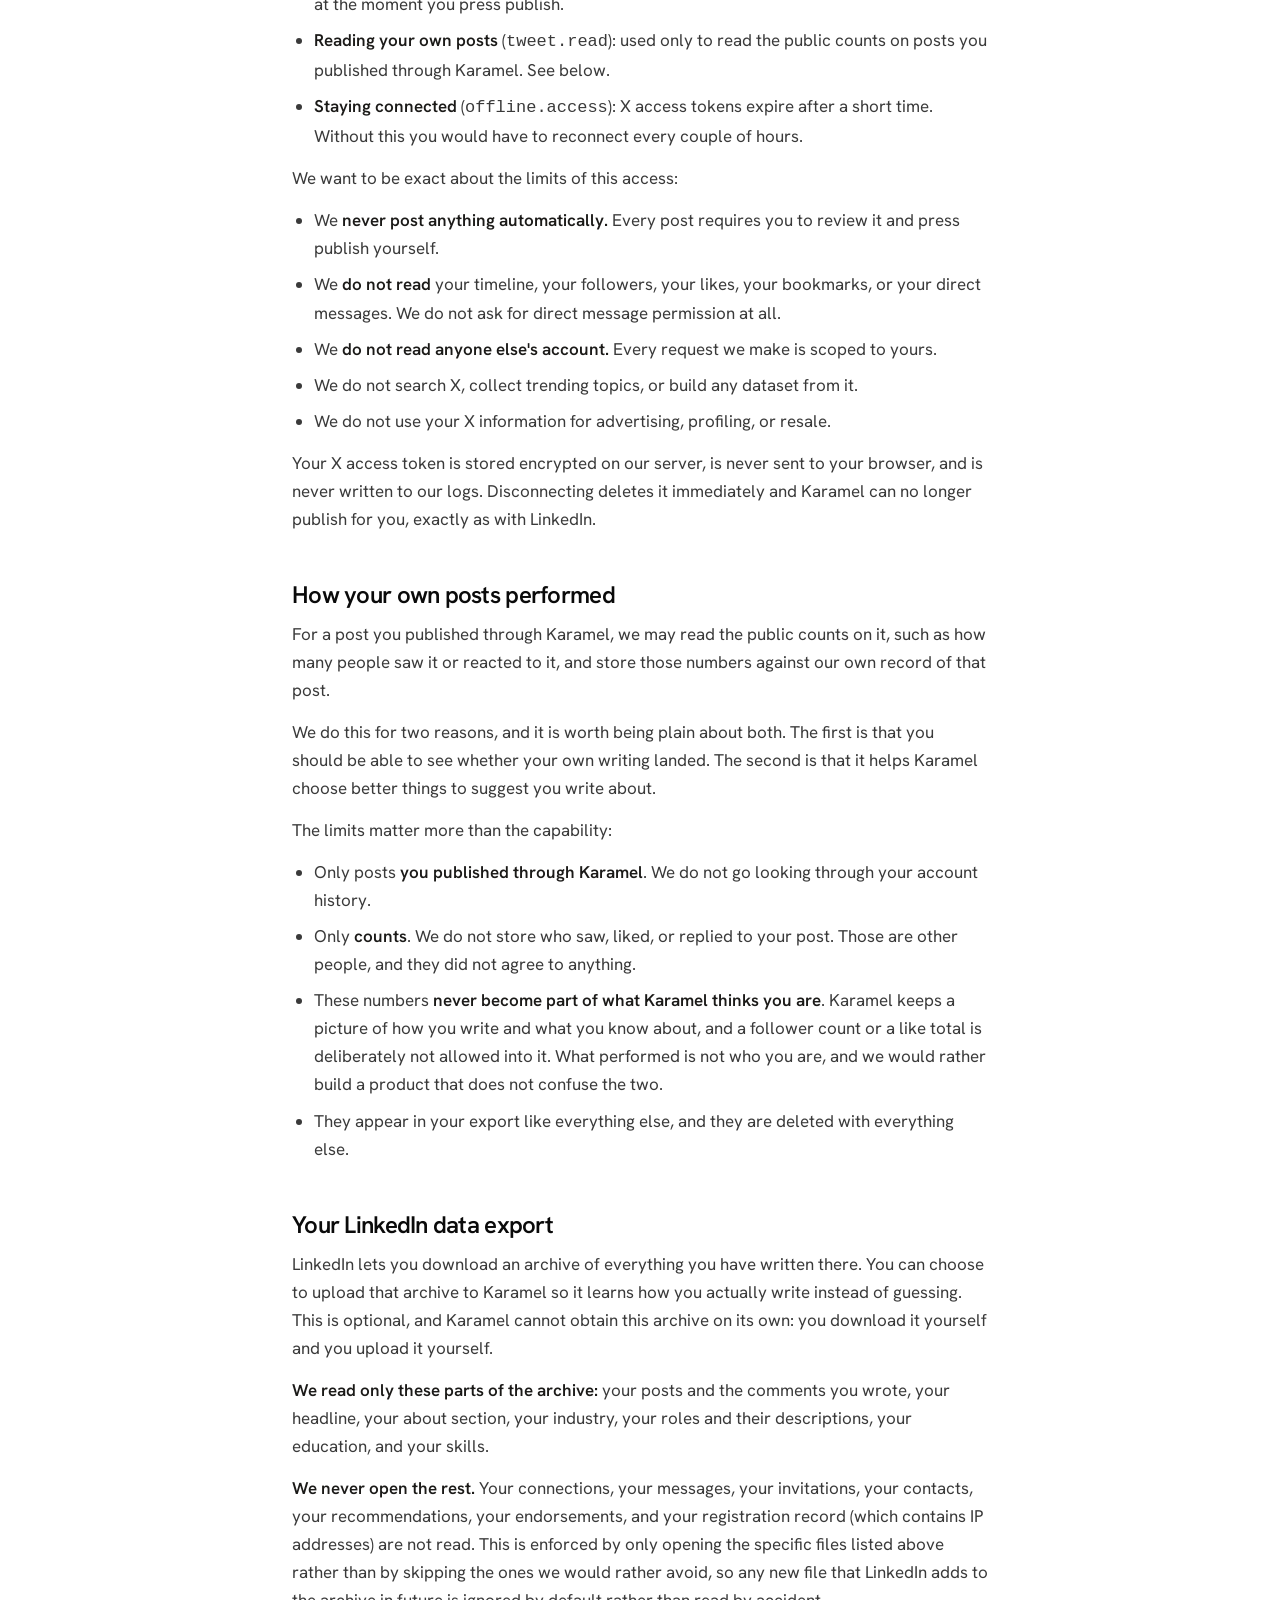
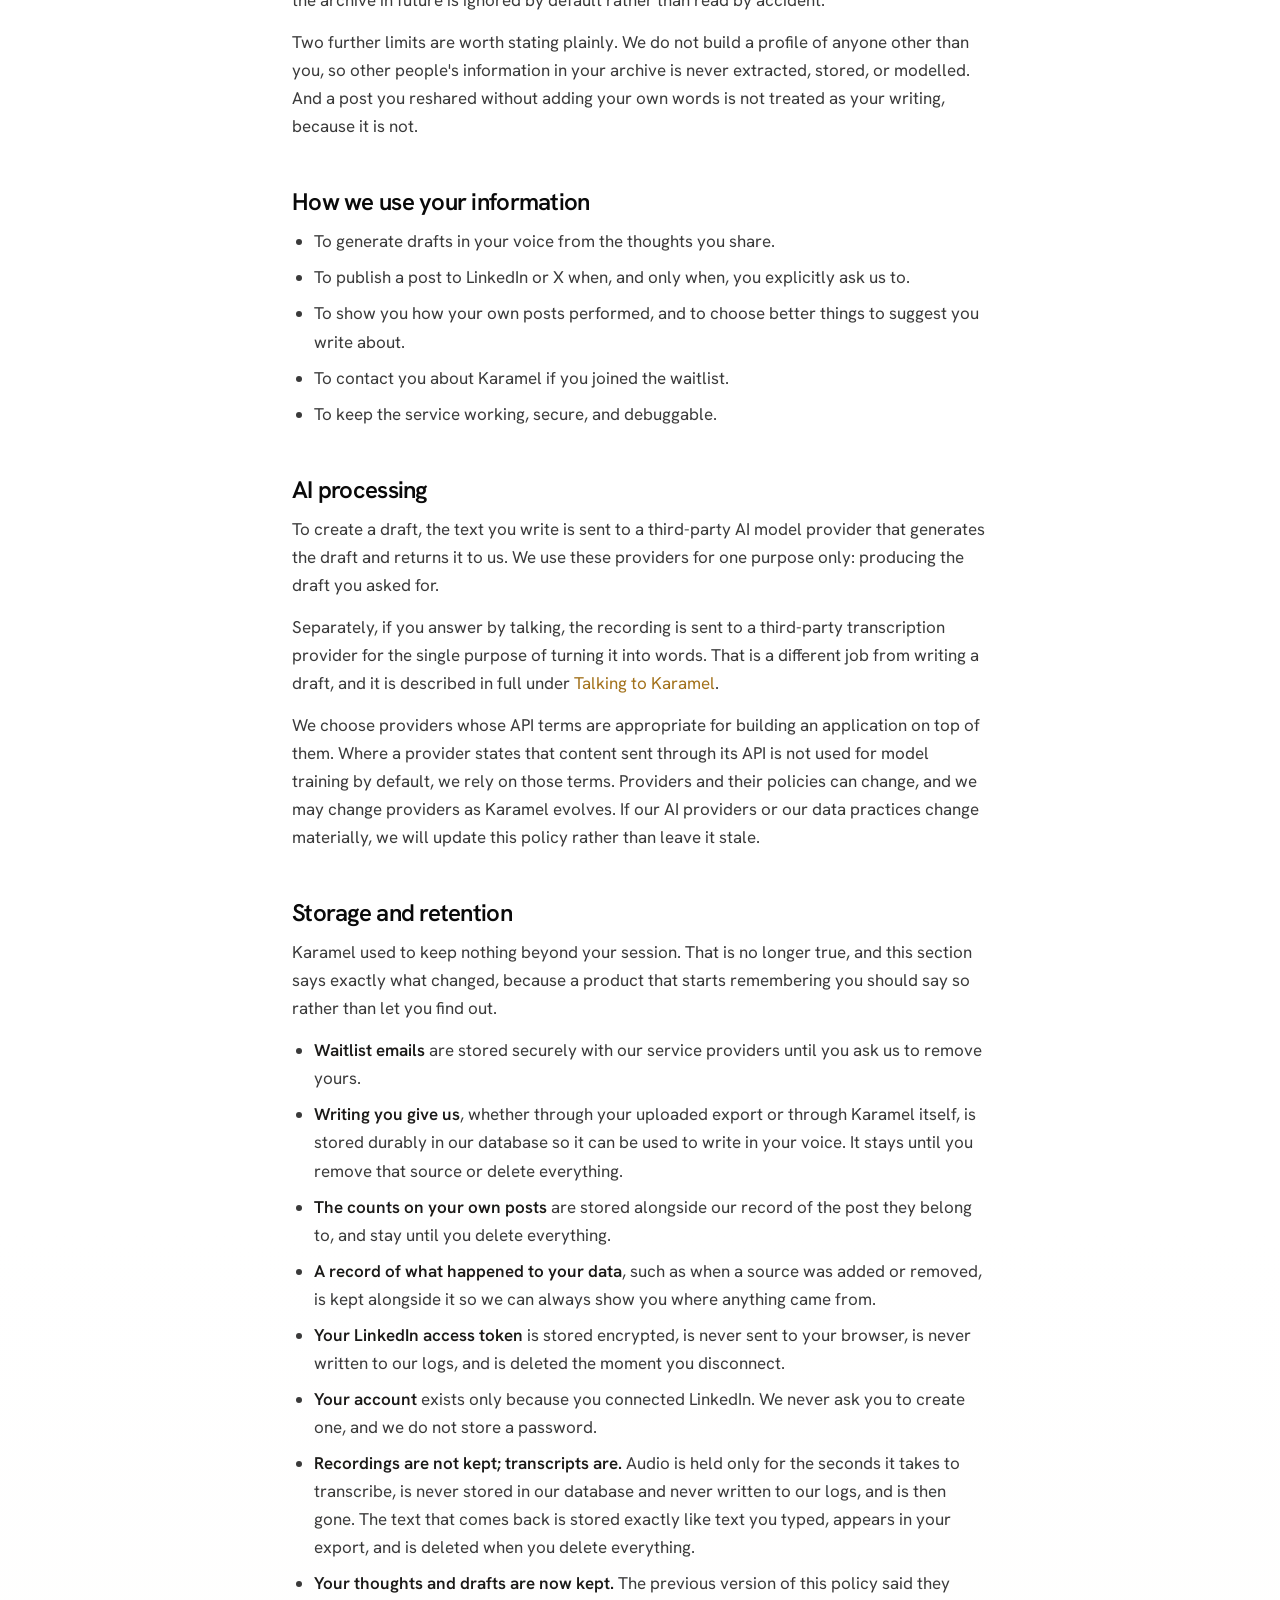
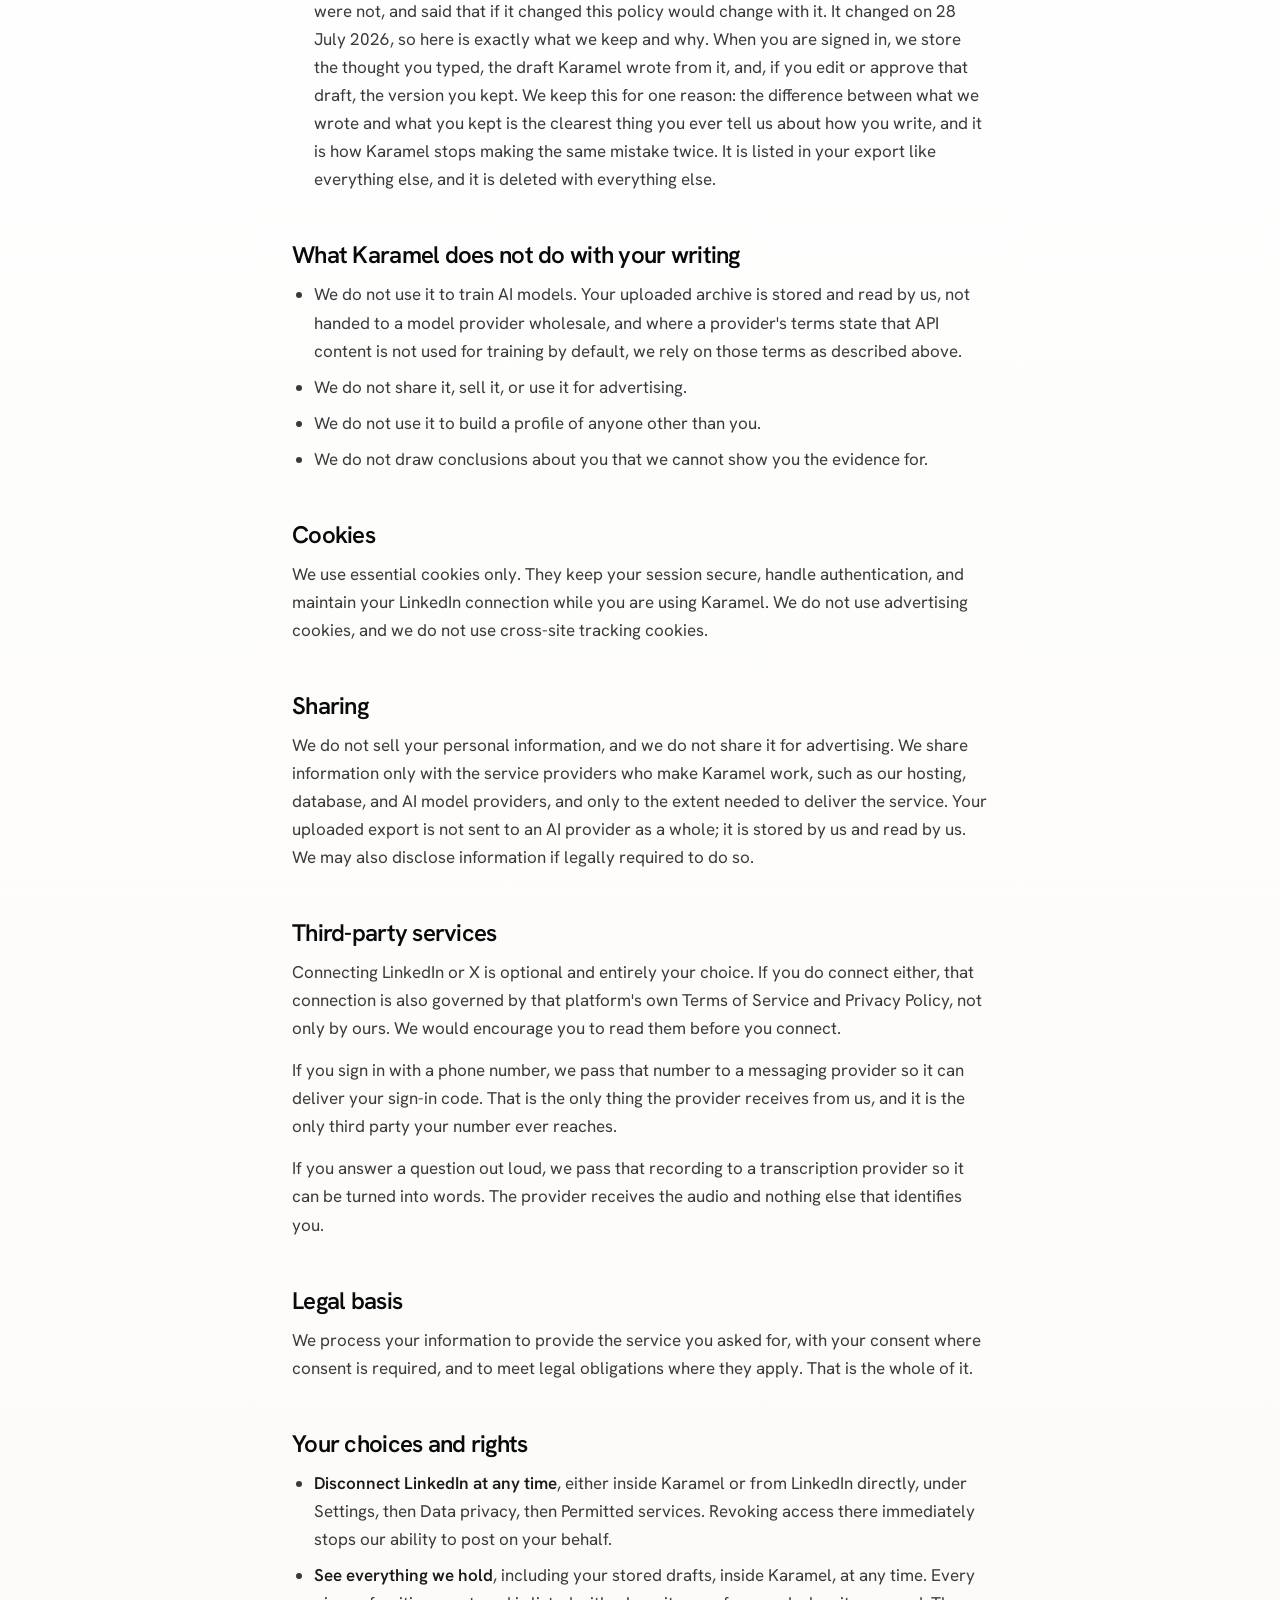
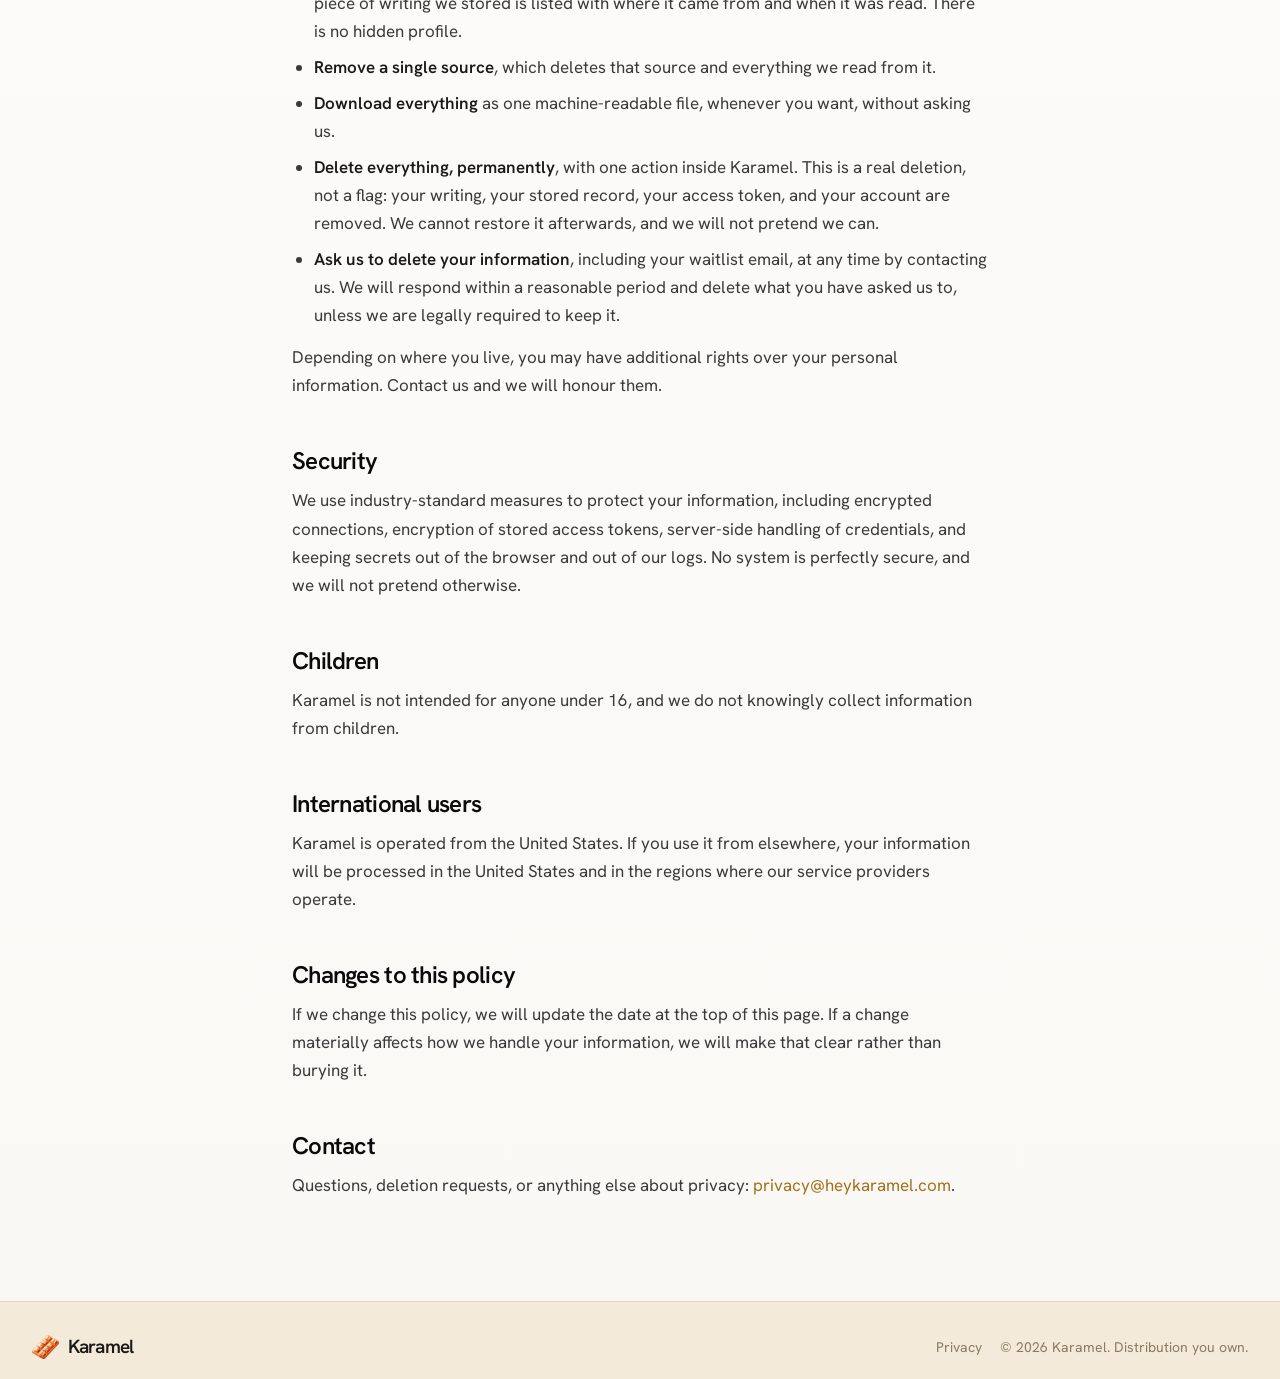
<file: privacy/index.html>
<!doctype html>
<html lang="en">
<head>
<meta charset="utf-8">
<meta name="viewport" content="width=device-width, initial-scale=1">
<title>Privacy Policy, Karamel</title>
<meta name="description" content="How Karamel collects, uses, and protects your information, including data accessed through LinkedIn.">
<link rel="canonical" href="https://heykaramel.com/privacy/">
<link rel="icon" type="image/png" href="/assets/favicon.png">
<link rel="apple-touch-icon" href="/assets/apple-touch-icon.png">
<link rel="preconnect" href="https://fonts.googleapis.com">
<link rel="preconnect" href="https://fonts.gstatic.com" crossorigin>
<link href="https://fonts.googleapis.com/css2?family=Hanken+Grotesk:wght@400;500;600;700&display=swap" rel="stylesheet">
<style>
  * { box-sizing: border-box; }
  body { margin: 0; background: #ffffff; font-family: 'Hanken Grotesk', system-ui, Helvetica, Arial, sans-serif; color: #0a0a0a; }
  a { color: #a2711a; text-decoration: none; }
  a:hover { text-decoration: underline; }

  .wrap { background: linear-gradient(180deg, #ffffff 0%, #ffffff 70%, #faf8f5 100%); }
  .head { max-width: 760px; margin: 0 auto; padding: clamp(40px,6vw,72px) 32px clamp(20px,3vw,28px); }
  .brand { display: inline-flex; align-items: center; gap: 9px; margin-bottom: clamp(28px,4vw,44px); }
  .brand img { height: 31px; width: auto; display: block; }
  .brand span { font-size: 20px; font-weight: 600; letter-spacing: -0.04em; color: #0a0a0a; }

  h1 { font-size: clamp(34px,5vw,54px); font-weight: 700; letter-spacing: -0.05em; line-height: 1.02; margin: 0 0 14px; }
  .updated { font-size: 14px; color: #8a7b62; margin: 0; }

  main { max-width: 760px; margin: 0 auto; padding: clamp(8px,2vw,16px) 32px clamp(56px,7vw,88px); }
  h2 { font-size: clamp(20px,2.4vw,24px); font-weight: 600; letter-spacing: -0.03em; margin: clamp(34px,4.5vw,46px) 0 10px; }
  p, li { font-size: 17px; line-height: 1.65; color: #3a3a3a; }
  p { margin: 0 0 14px; }
  ul { margin: 0 0 14px; padding-left: 22px; }
  li { margin-bottom: 8px; }
  strong { color: #1b1a18; font-weight: 600; }

  .callout { background: #fdf6ea; border: 1px solid #f0dcbe; border-radius: 16px; padding: 20px 22px; margin: 22px 0; }
  .callout p:last-child { margin-bottom: 0; }

  footer { background: #f4ead9; border-top: 1px solid rgba(90,45,10,0.12); padding: 32px; }
  .foot { max-width: 1240px; margin: 0 auto; display: flex; justify-content: space-between; align-items: center; gap: 20px; flex-wrap: wrap; }
  .foot__brand { display: flex; align-items: center; gap: 9px; }
  .foot__brand img { height: 24px; width: auto; }
  .foot__brand span { font-size: 19px; font-weight: 600; letter-spacing: -0.04em; color: #1b1a18; }
  .foot__meta { display: flex; align-items: center; gap: 18px; flex-wrap: wrap; }
  .foot__meta a, .foot__meta span { font-size: 14px; color: #8a7b62; }
  @media (prefers-reduced-motion: reduce) { * { animation: none !important; transition: none !important; } }
</style>
</head>
<body>
<div class="wrap">
  <div class="head">
    <a class="brand" href="/">
      <img src="/assets/emblem.png" alt="">
      <span>Karamel</span>
    </a>
    <h1>Privacy Policy</h1>
    <p class="updated">Effective Date: 19 July 2026<br>Last Updated: 4 August 2026</p>
  </div>

  <main>
    <p>Karamel ("Karamel", "we", "us") helps people turn their own thinking into content they publish themselves. This policy explains what we collect, why, and what we never do. We have tried to write it in plain language rather than legal fog.</p>

    <p><strong>What changed on 4 August 2026.</strong> Karamel now asks you to <em>talk</em> rather than type. Answering out loud means your voice is recorded and sent to a transcription provider so it can be turned into words. This is a new kind of information about you and a new company that receives it, so it is said here at the top rather than left for you to find: the full explanation is under <a href="#voice">Talking to Karamel</a>.</p>

    <p><strong>What changed on 30 July 2026.</strong> You can now sign in to Karamel with a phone number. We do not store the number itself, only a one-way fingerprint of it and its last four digits, and it is used for nothing except sending you a sign-in code. This is a new kind of information about you, so it is said here rather than left for you to find further down: the full explanation is under <a href="#phone">Signing in with a phone number</a>.</p>

    <div class="callout">
      <p><strong>The short version.</strong> We collect the minimum we need to make Karamel work. We never publish anything without you pressing publish. We do not sell your data, we do not use it for advertising, and we do not read your LinkedIn or X feed, your connections, or your messages. If you answer out loud, we keep the words and not the recording. If you give Karamel your own writing so it can sound like you, we store it, we show you everything we hold, and you can download or permanently delete all of it yourself at any time.</p>
    </div>

    <h2>Information we collect</h2>
    <ul>
      <li><strong>Your email address</strong>, if you join the waitlist. We use it only to contact you about Karamel.</li>
      <li><strong>Your phone number</strong>, if you sign in with one. We do not keep the number itself. See the section below.</li>
      <li><strong>The thoughts and drafts you write in Karamel.</strong> When you share a thought, we process it to generate a draft in your voice.</li>
      <li><strong>What you say out loud</strong>, if you answer by talking rather than typing. The recording is transcribed into text and the recording itself is not kept. See the section below.</li>
      <li><strong>Basic account information from LinkedIn or X</strong>, if you choose to connect either of them. See the sections below.</li>
      <li><strong>How your own posts performed</strong>, for posts you published through Karamel. Counts only, on your own posts. See the section below.</li>
      <li><strong>Your own writing, if you give it to us.</strong> There are three ways, all optional: upload your LinkedIn data export, paste a few things you have written straight into Karamel, or confirm that a public page we suggest is yours. See the sections below.</li>
      <li><strong>Standard technical information</strong> that any website receives, such as your IP address and browser type, generated by our hosting provider in the ordinary course of serving the site.</li>
    </ul>
    <p>We do not ask for, and do not want, sensitive personal information.</p>

    <h2 id="voice">Talking to Karamel</h2>
    <p>Most of Karamel now opens with a microphone. When it asks you something, you can answer out loud, and typing is always one tap away on every screen that offers voice. Nothing records until you press a record button, and the browser will ask your permission the first time.</p>
    <p><strong>What happens to a recording.</strong> Audio is captured in your browser and uploaded to us. We pass it straight to a third-party transcription provider, which returns the words. We keep the words. <strong>We do not keep the recording</strong>: it is not written to our database and not written to our logs, and it exists on our servers only for as long as it takes to transcribe it. To be exact rather than reassuring, a recording longer than roughly two minutes is briefly written to a temporary file on the server while the upload is being handled, and that file is removed as soon as the request finishes.</p>
    <p><strong>The words are kept, and they are the point.</strong> A transcript is treated exactly like something you typed: it is stored, it is listed in your export, and it is deleted when you delete everything. Where a transcript is an answer about yourself rather than something you intend to publish, we mark it as such, so Karamel never mistakes the way you speak for the way you write.</p>
    <p><strong>The transcription provider</strong> receives your audio and returns text. It receives nothing else about you: no name, no email, no phone number, no account identifier. It is listed under Third-party services below.</p>
    <p><strong>If you would rather not.</strong> Every question in Karamel can be answered by typing, and skipping a question is always allowed. Declining the microphone permission does not reduce what you can do; it only changes how you answer. If your browser or device cannot record, Karamel says so and offers you the keyboard.</p>

    <h2 id="phone">Signing in with a phone number</h2>
    <p>You can sign in to Karamel with your phone number. It is how we recognise you when you come back, on this device or another one, so your writing is waiting for you rather than lost.</p>
    <p><strong>We do not store your phone number.</strong> When you enter it, we convert it into a one-way fingerprint using a secret key, and we store only that fingerprint. A fingerprint cannot be turned back into a phone number, which means we could not tell you or anyone else what number is on an account even if we were asked to. Entering the same number again produces the same fingerprint, which is how signing back in works.</p>
    <p>We do keep <strong>the last four digits</strong>, so that a screen can show you which number an account belongs to without displaying the whole thing.</p>
    <p>Your number is used for exactly one thing: sending you a sign-in code. We do not use it to publish, we do not send marketing to it, we do not share or sell it, and nothing else is ever sent to it. Sending the code requires passing the number to the messaging provider that delivers the text; the number is not stored on our side either before or after.</p>
    <p>Sign-in codes are stored as one-way fingerprints too, expire after ten minutes, can be used once, and stop working after a few wrong attempts.</p>
    <p>Signing in with a phone number is separate from connecting LinkedIn or X. It identifies your Karamel account; it grants no access to any other service. Deleting your Karamel account removes the fingerprint and the last four digits along with everything else.</p>

    <h2>Pages we suggest, and pages we read</h2>
    <p>Karamel can search public sources for pages you may have written, using your name together with the headline and employer your LinkedIn profile already gave us. What comes back is what any search engine returns: a title, a web address, and a short snippet. We show you that list.</p>
    <p><strong>We do not open any of those pages until you tell us one is yours.</strong> Until you press a button, nothing has been read, nothing has been stored beyond the suggestion itself, and nothing has affected what Karamel knows about you. If you dismiss a suggestion we will not show it to you again.</p>
    <p>When you do confirm a page, you tell us which kind it is, and the two are handled differently:</p>
    <ul>
      <li><strong>"I wrote this."</strong> We read the page and store its text as your own writing, in the same way as anything you paste or upload.</li>
      <li><strong>"This is about me."</strong> Someone else wrote it. We read the page, extract only short descriptions that the page applies to you, and store those together with the web address and a short supporting quote. We do not keep a copy of the page, and we never treat someone else's writing as yours.</li>
    </ul>
    <p>You can withdraw permission for any page at any time. When you do, everything we learned from it is removed and what Karamel knows about you is rebuilt without it.</p>

    <h2>LinkedIn data: what we access and why</h2>
    <p>Connecting LinkedIn is entirely optional. If you connect it, you authorize Karamel through LinkedIn's official OAuth process, and we request only these permissions:</p>
    <ul>
      <li><strong>Your basic profile identity</strong> (<code>openid</code>, <code>profile</code>): your LinkedIn member identifier and name. We use this solely to attribute a post to you as its author.</li>
      <li><strong>Permission to post on your behalf</strong> (<code>w_member_social</code>): used only to publish a specific post at the moment you press publish.</li>
    </ul>
    <p>We want to be exact about the limits of this access:</p>
    <ul>
      <li>We <strong>never post anything automatically.</strong> Every post requires you to review it and press publish yourself.</li>
      <li>We <strong>do not read</strong> your LinkedIn feed, your connections, your messages, your notifications, or anyone else's data.</li>
      <li>We do not use your LinkedIn information for advertising, profiling, or resale.</li>
      <li>We do not share your LinkedIn data with any third party.</li>
    </ul>
    <p>Your LinkedIn access token is stored encrypted on our server, is never sent to your browser, and is never written to our logs.</p>

    <p><strong>Disconnecting takes effect immediately.</strong> You can disconnect inside Karamel, or revoke access from LinkedIn directly under Settings, then Data privacy, then Permitted services. Either way, the active access token stops working straight away and we delete it. Karamel can no longer publish on your behalf, and nothing can go out again unless you choose to reconnect. Disconnecting does not delete the writing you have given us; deleting that is a separate action, described below, so that signing out never quietly erases your work.</p>

    <h2>X data: what we access and why</h2>
    <p>Connecting X is entirely optional and separate from connecting LinkedIn. You can use Karamel with either, both, or neither. If you connect X, you authorize Karamel through X's official OAuth 2.0 process, and we request only these permissions:</p>
    <ul>
      <li><strong>Your basic profile identity</strong> (<code>users.read</code>): your X user identifier and handle. We use this to show you which account is connected, so you can never publish to an account you did not mean to.</li>
      <li><strong>Permission to post on your behalf</strong> (<code>tweet.write</code>): used only to publish a specific post at the moment you press publish.</li>
      <li><strong>Reading your own posts</strong> (<code>tweet.read</code>): used only to read the public counts on posts you published through Karamel. See below.</li>
      <li><strong>Staying connected</strong> (<code>offline.access</code>): X access tokens expire after a short time. Without this you would have to reconnect every couple of hours.</li>
    </ul>
    <p>We want to be exact about the limits of this access:</p>
    <ul>
      <li>We <strong>never post anything automatically.</strong> Every post requires you to review it and press publish yourself.</li>
      <li>We <strong>do not read</strong> your timeline, your followers, your likes, your bookmarks, or your direct messages. We do not ask for direct message permission at all.</li>
      <li>We <strong>do not read anyone else's account.</strong> Every request we make is scoped to yours.</li>
      <li>We do not search X, collect trending topics, or build any dataset from it.</li>
      <li>We do not use your X information for advertising, profiling, or resale.</li>
    </ul>
    <p>Your X access token is stored encrypted on our server, is never sent to your browser, and is never written to our logs. Disconnecting deletes it immediately and Karamel can no longer publish for you, exactly as with LinkedIn.</p>

    <h2>How your own posts performed</h2>
    <p>For a post you published through Karamel, we may read the public counts on it, such as how many people saw it or reacted to it, and store those numbers against our own record of that post.</p>
    <p>We do this for two reasons, and it is worth being plain about both. The first is that you should be able to see whether your own writing landed. The second is that it helps Karamel choose better things to suggest you write about.</p>
    <p>The limits matter more than the capability:</p>
    <ul>
      <li>Only posts <strong>you published through Karamel</strong>. We do not go looking through your account history.</li>
      <li>Only <strong>counts</strong>. We do not store who saw, liked, or replied to your post. Those are other people, and they did not agree to anything.</li>
      <li>These numbers <strong>never become part of what Karamel thinks you are</strong>. Karamel keeps a picture of how you write and what you know about, and a follower count or a like total is deliberately not allowed into it. What performed is not who you are, and we would rather build a product that does not confuse the two.</li>
      <li>They appear in your export like everything else, and they are deleted with everything else.</li>
    </ul>

    <h2>Your LinkedIn data export</h2>
    <p>LinkedIn lets you download an archive of everything you have written there. You can choose to upload that archive to Karamel so it learns how you actually write instead of guessing. This is optional, and Karamel cannot obtain this archive on its own: you download it yourself and you upload it yourself.</p>
    <p><strong>We read only these parts of the archive:</strong> your posts and the comments you wrote, your headline, your about section, your industry, your roles and their descriptions, your education, and your skills.</p>
    <p><strong>We never open the rest.</strong> Your connections, your messages, your invitations, your contacts, your recommendations, your endorsements, and your registration record (which contains IP addresses) are not read. This is enforced by only opening the specific files listed above rather than by skipping the ones we would rather avoid, so any new file that LinkedIn adds to the archive in future is ignored by default rather than read by accident.</p>
    <p>Two further limits are worth stating plainly. We do not build a profile of anyone other than you, so other people's information in your archive is never extracted, stored, or modelled. And a post you reshared without adding your own words is not treated as your writing, because it is not.</p>

    <h2>How we use your information</h2>
    <ul>
      <li>To generate drafts in your voice from the thoughts you share.</li>
      <li>To publish a post to LinkedIn or X when, and only when, you explicitly ask us to.</li>
      <li>To show you how your own posts performed, and to choose better things to suggest you write about.</li>
      <li>To contact you about Karamel if you joined the waitlist.</li>
      <li>To keep the service working, secure, and debuggable.</li>
    </ul>

    <h2>AI processing</h2>
    <p>To create a draft, the text you write is sent to a third-party AI model provider that generates the draft and returns it to us. We use these providers for one purpose only: producing the draft you asked for.</p>
    <p>Separately, if you answer by talking, the recording is sent to a third-party transcription provider for the single purpose of turning it into words. That is a different job from writing a draft, and it is described in full under <a href="#voice">Talking to Karamel</a>.</p>
    <p>We choose providers whose API terms are appropriate for building an application on top of them. Where a provider states that content sent through its API is not used for model training by default, we rely on those terms. Providers and their policies can change, and we may change providers as Karamel evolves. If our AI providers or our data practices change materially, we will update this policy rather than leave it stale.</p>

    <h2>Storage and retention</h2>
    <p>Karamel used to keep nothing beyond your session. That is no longer true, and this section says exactly what changed, because a product that starts remembering you should say so rather than let you find out.</p>
    <ul>
      <li><strong>Waitlist emails</strong> are stored securely with our service providers until you ask us to remove yours.</li>
      <li><strong>Writing you give us</strong>, whether through your uploaded export or through Karamel itself, is stored durably in our database so it can be used to write in your voice. It stays until you remove that source or delete everything.</li>
      <li><strong>The counts on your own posts</strong> are stored alongside our record of the post they belong to, and stay until you delete everything.</li>
      <li><strong>A record of what happened to your data</strong>, such as when a source was added or removed, is kept alongside it so we can always show you where anything came from.</li>
      <li><strong>Your LinkedIn access token</strong> is stored encrypted, is never sent to your browser, is never written to our logs, and is deleted the moment you disconnect.</li>
      <li><strong>Your account</strong> exists only because you connected LinkedIn. We never ask you to create one, and we do not store a password.</li>
      <li><strong>Recordings are not kept; transcripts are.</strong> Audio is held only for the seconds it takes to transcribe, is never stored in our database and never written to our logs, and is then gone. The text that comes back is stored exactly like text you typed, appears in your export, and is deleted when you delete everything.</li>
      <li><strong>Your thoughts and drafts are now kept.</strong> The previous version of this policy said they were not, and said that if it changed this policy would change with it. It changed on 28 July 2026, so here is exactly what we keep and why. When you are signed in, we store the thought you typed, the draft Karamel wrote from it, and, if you edit or approve that draft, the version you kept. We keep this for one reason: the difference between what we wrote and what you kept is the clearest thing you ever tell us about how you write, and it is how Karamel stops making the same mistake twice. It is listed in your export like everything else, and it is deleted with everything else.</li>
    </ul>

    <h2>What Karamel does not do with your writing</h2>
    <ul>
      <li>We do not use it to train AI models. Your uploaded archive is stored and read by us, not handed to a model provider wholesale, and where a provider's terms state that API content is not used for training by default, we rely on those terms as described above.</li>
      <li>We do not share it, sell it, or use it for advertising.</li>
      <li>We do not use it to build a profile of anyone other than you.</li>
      <li>We do not draw conclusions about you that we cannot show you the evidence for.</li>
    </ul>

    <h2>Cookies</h2>
    <p>We use essential cookies only. They keep your session secure, handle authentication, and maintain your LinkedIn connection while you are using Karamel. We do not use advertising cookies, and we do not use cross-site tracking cookies.</p>

    <h2>Sharing</h2>
    <p>We do not sell your personal information, and we do not share it for advertising. We share information only with the service providers who make Karamel work, such as our hosting, database, and AI model providers, and only to the extent needed to deliver the service. Your uploaded export is not sent to an AI provider as a whole; it is stored by us and read by us. We may also disclose information if legally required to do so.</p>

    <h2>Third-party services</h2>
    <p>Connecting LinkedIn or X is optional and entirely your choice. If you do connect either, that connection is also governed by that platform's own Terms of Service and Privacy Policy, not only by ours. We would encourage you to read them before you connect.</p>
    <p>If you sign in with a phone number, we pass that number to a messaging provider so it can deliver your sign-in code. That is the only thing the provider receives from us, and it is the only third party your number ever reaches.</p>
    <p>If you answer a question out loud, we pass that recording to a transcription provider so it can be turned into words. The provider receives the audio and nothing else that identifies you.</p>

    <h2>Legal basis</h2>
    <p>We process your information to provide the service you asked for, with your consent where consent is required, and to meet legal obligations where they apply. That is the whole of it.</p>

    <h2>Your choices and rights</h2>
    <ul>
      <li><strong>Disconnect LinkedIn at any time</strong>, either inside Karamel or from LinkedIn directly, under Settings, then Data privacy, then Permitted services. Revoking access there immediately stops our ability to post on your behalf.</li>
      <li><strong>See everything we hold</strong>, including your stored drafts, inside Karamel, at any time. Every piece of writing we stored is listed with where it came from and when it was read. There is no hidden profile.</li>
      <li><strong>Remove a single source</strong>, which deletes that source and everything we read from it.</li>
      <li><strong>Download everything</strong> as one machine-readable file, whenever you want, without asking us.</li>
      <li><strong>Delete everything, permanently</strong>, with one action inside Karamel. This is a real deletion, not a flag: your writing, your stored record, your access token, and your account are removed. We cannot restore it afterwards, and we will not pretend we can.</li>
      <li><strong>Ask us to delete your information</strong>, including your waitlist email, at any time by contacting us. We will respond within a reasonable period and delete what you have asked us to, unless we are legally required to keep it.</li>
    </ul>
    <p>Depending on where you live, you may have additional rights over your personal information. Contact us and we will honour them.</p>

    <h2>Security</h2>
    <p>We use industry-standard measures to protect your information, including encrypted connections, encryption of stored access tokens, server-side handling of credentials, and keeping secrets out of the browser and out of our logs. No system is perfectly secure, and we will not pretend otherwise.</p>

    <h2>Children</h2>
    <p>Karamel is not intended for anyone under 16, and we do not knowingly collect information from children.</p>

    <h2>International users</h2>
    <p>Karamel is operated from the United States. If you use it from elsewhere, your information will be processed in the United States and in the regions where our service providers operate.</p>

    <h2>Changes to this policy</h2>
    <p>If we change this policy, we will update the date at the top of this page. If a change materially affects how we handle your information, we will make that clear rather than burying it.</p>

    <h2>Contact</h2>
    <p>Questions, deletion requests, or anything else about privacy: <a href="mailto:privacy@heykaramel.com">privacy@heykaramel.com</a>.</p>
  </main>
</div>

<footer>
  <div class="foot">
    <div class="foot__brand">
      <img src="/assets/emblem.png" alt="">
      <span>Karamel</span>
    </div>
    <div class="foot__meta">
      <a href="/privacy/">Privacy</a>
      <span>&copy; 2026 Karamel. Distribution you own.</span>
    </div>
  </div>
</footer>
</body>
</html>
</file>
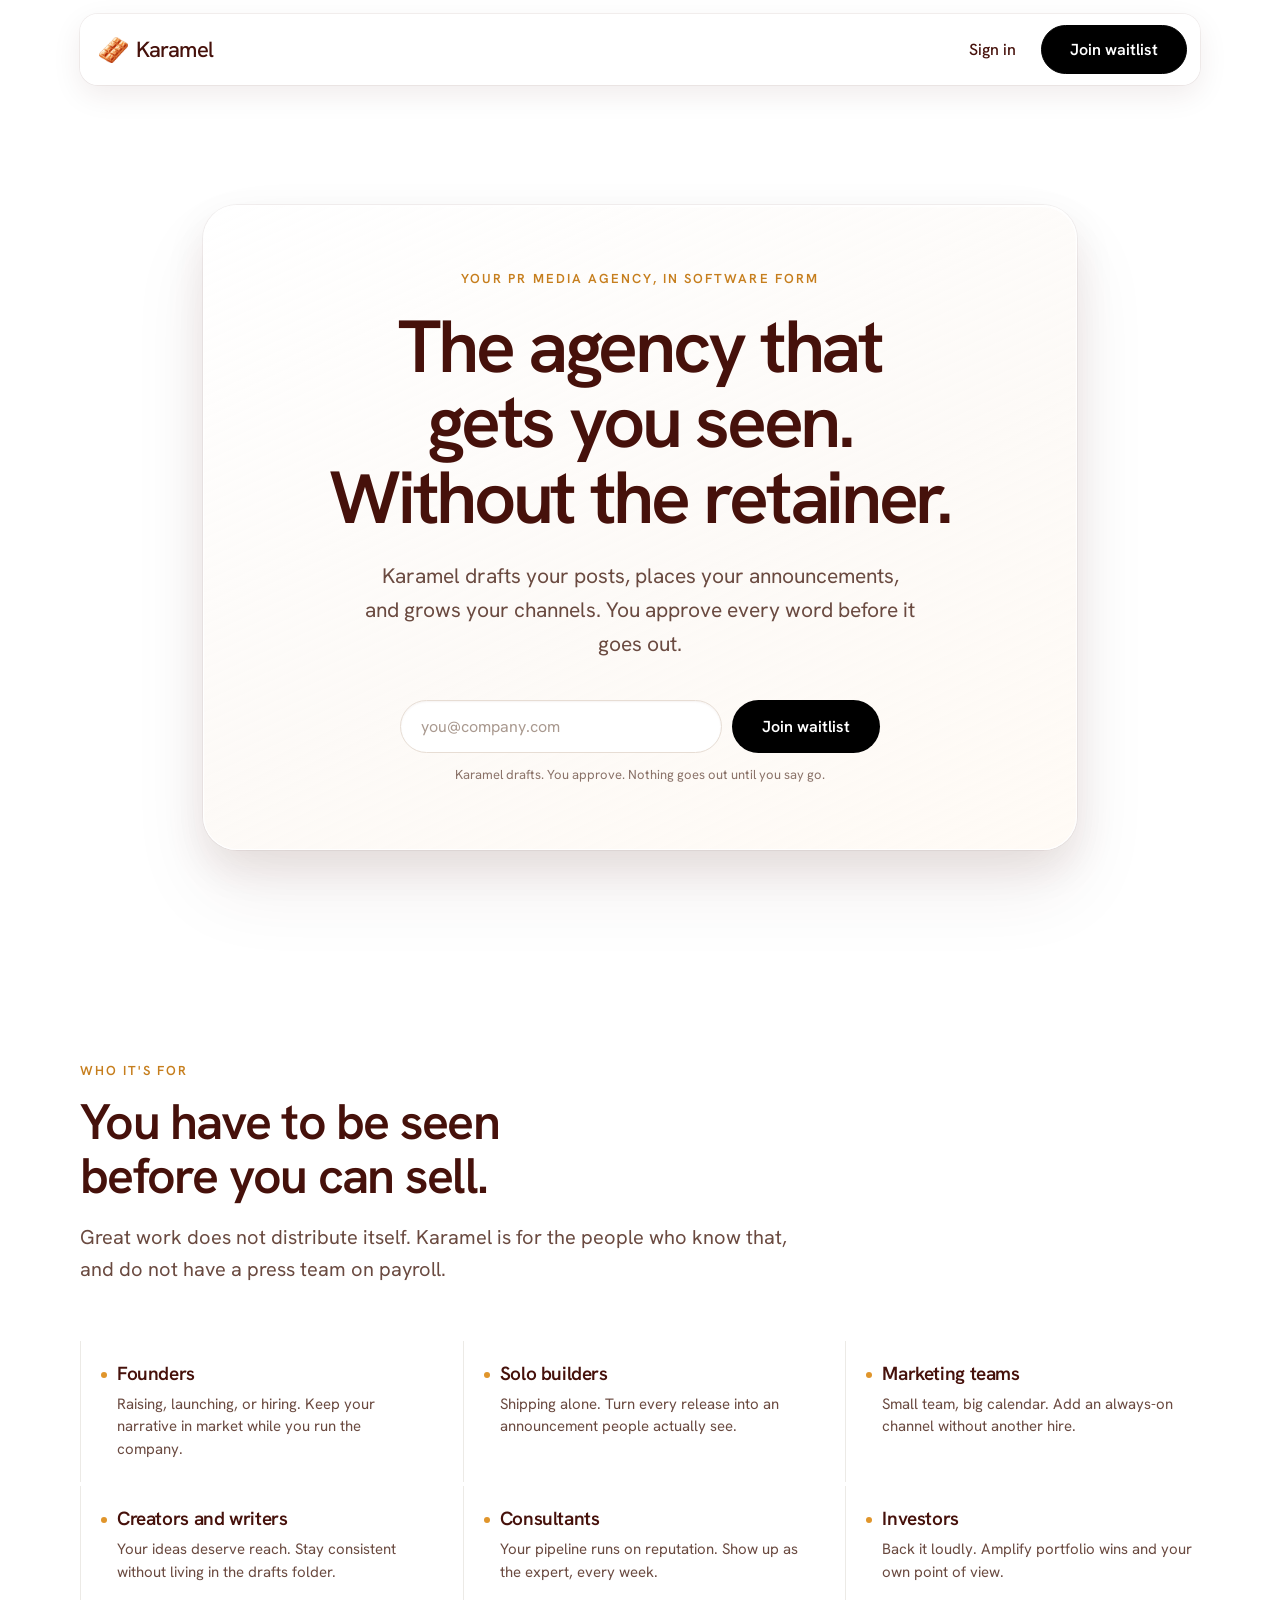
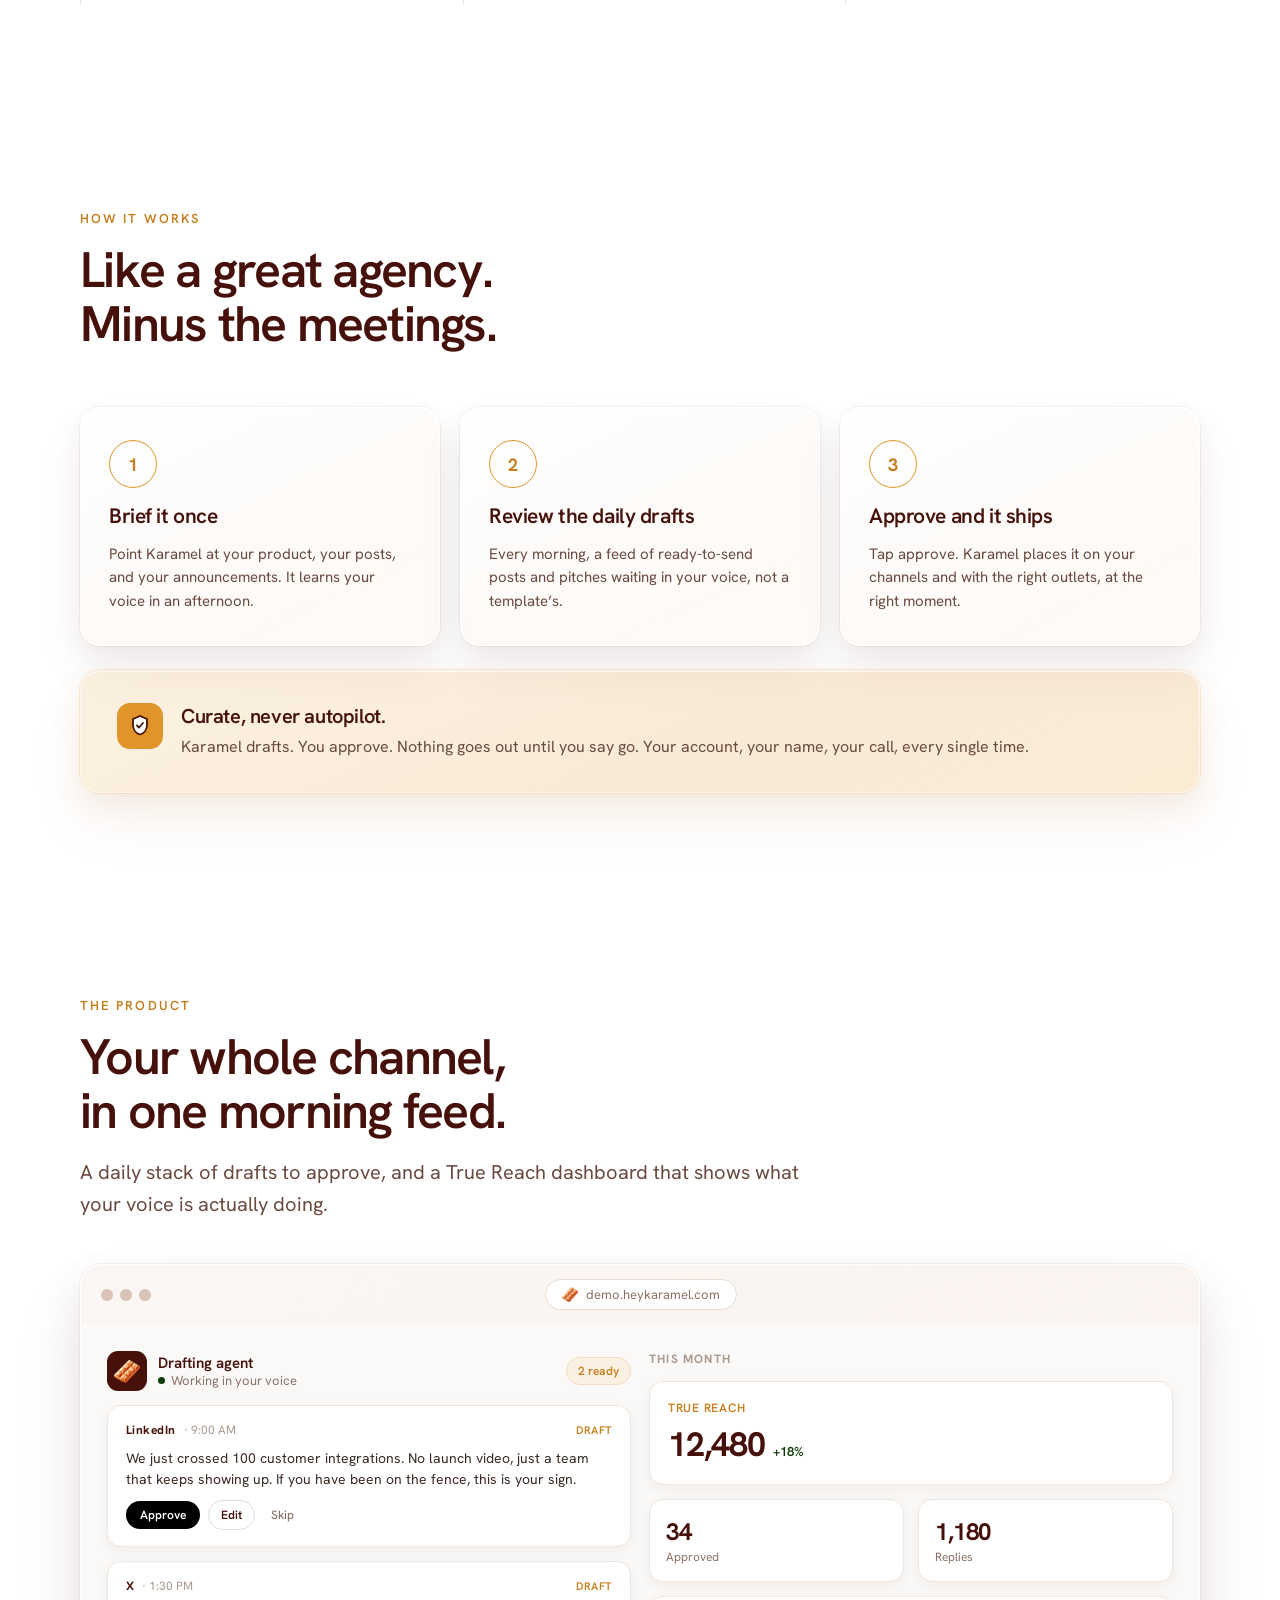
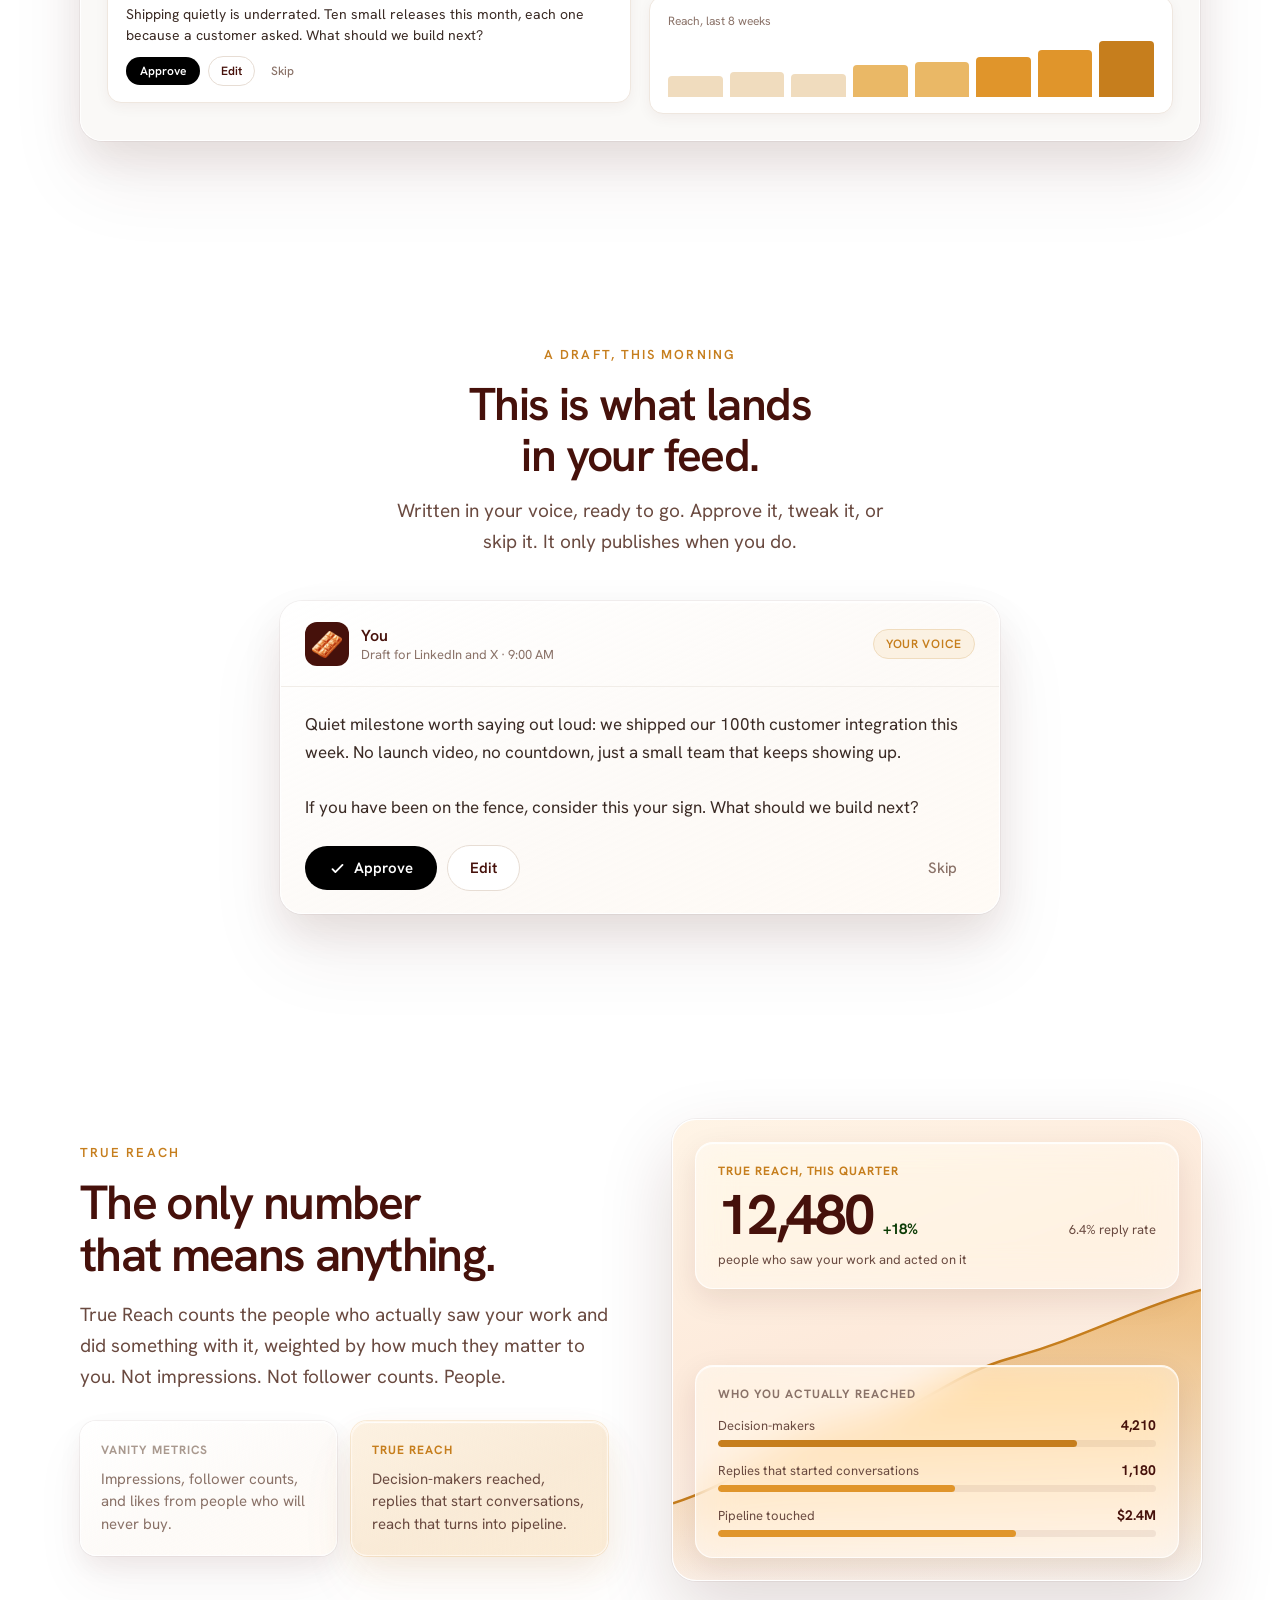
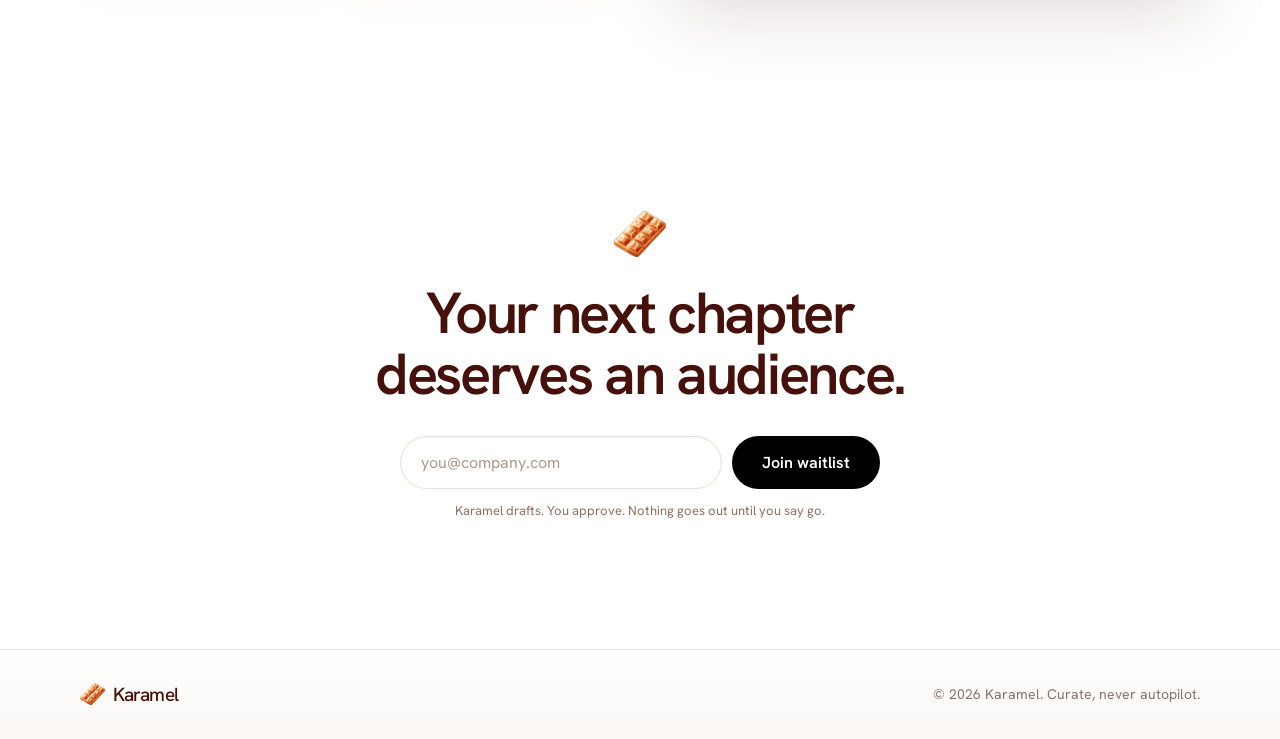
<file: v2/index.html>
<!doctype html>
<html lang="en">
<head>
<meta charset="utf-8">
<meta name="viewport" content="width=device-width, initial-scale=1">
<title>Karamel, your PR media agency in software form</title>
<meta name="description" content="Karamel is the agency that gets you seen, without the retainer. It drafts your posts, places your announcements, and grows your channels. You approve every word before it goes out.">
<link rel="icon" href="../assets/emblem.png">
<link rel="preconnect" href="https://fonts.googleapis.com">
<link rel="preconnect" href="https://fonts.gstatic.com" crossorigin>
<link href="https://fonts.googleapis.com/css2?family=Hanken+Grotesk:wght@400;500;600;700;800&display=swap" rel="stylesheet">
<style>
  body { margin: 0; background: #ffffff; }
  html { scroll-behavior: smooth; }
  a { color: #46110b; text-decoration: none; }
  a:hover { color: #c67e1d; }
  textarea { font-family: 'Hanken Grotesk', system-ui, Helvetica, Arial, sans-serif; }
  input.km-field { font-family: 'Hanken Grotesk', system-ui, Helvetica, Arial, sans-serif; }
  input.km-field::placeholder { color: #a9998f; }
  @keyframes km-fade { from { opacity: 0; } to { opacity: 1; } }
  @keyframes km-pulse { 0%,100% { transform: scale(1); opacity: 1; } 50% { transform: scale(1.5); opacity: .4; } }
  @keyframes km-bar { from { transform: scaleX(0); } to { transform: scaleX(1); } }
  @keyframes km-pop { 0% { opacity: 0; transform: scale(.94) translateY(6px); } 100% { opacity: 1; transform: scale(1) translateY(0); } }
  @keyframes km-check { 0% { stroke-dashoffset: 26; } 100% { stroke-dashoffset: 0; } }
  /* hover and focus states (converted from the design's inline hover/focus attributes) */
  .km-btn-primary:hover { background: #1a1a1a; transform: translateY(-1px); }
  .km-btn-ghost:hover { color: #c67e1d; }
  .km-card:hover { border-color: #e0952b; }
  .km-field:focus { border-color: #e0952b; box-shadow: inset 0 1px 2px rgba(70,17,11,0.05), 0 0 0 4px rgba(224,149,43,0.18); }
  .km-wl-submit:hover { background: #1a1a1a; transform: translateY(-1px); }
  .km-approve:hover { background: #1a1a1a; transform: translateY(-1px); }
  .km-edit-btn:hover { border-color: #e0952b; color: #c67e1d; }
  .km-skip:hover { color: #46110b; }
  .km-save:hover { background: #1a1a1a; }
  .km-cancel:hover { color: #46110b; }
  .km-undo:hover { color: #c67e1d; }
  @media (prefers-reduced-motion: reduce){ [style*="animation"] { animation: none !important; } }
</style>
</head>
<body>
<div style="position: relative; font-family: 'Hanken Grotesk', system-ui, Helvetica, Arial, sans-serif; color: #46110b; background: #ffffff; overflow-x: hidden;">

  <!-- 1. NAV -->
  <div style="padding: 0 16px; position: relative; z-index: 2;">
    <nav style="position: sticky; top: 14px; z-index: 50; margin: 14px auto 0; max-width: 1120px; display: flex; align-items: center; justify-content: space-between; gap: 12px; padding: 10px 12px 10px 18px; background: rgba(255,255,255,0.7); backdrop-filter: blur(22px) saturate(180%); -webkit-backdrop-filter: blur(22px) saturate(180%); border: 1px solid rgba(255,255,255,0.9); border-radius: 18px; box-shadow: inset 0 1px 1px rgba(255,255,255,0.9), 0 0 0 1px rgba(70,17,11,0.06), 0 10px 30px rgba(70,17,11,0.08); font-family: 'Hanken Grotesk', system-ui, Helvetica, Arial, sans-serif; box-sizing: border-box;">
      <a href="#top" style="display: flex; align-items: center; gap: 8px; text-decoration: none; flex-shrink: 0; min-width: 0;">
        <img src="../assets/emblem.png" alt="Karamel" style="height: 26px; width: auto; display: block;">
        <span style="font-size: clamp(19px, 5vw, 22px); font-weight: 500; letter-spacing: -0.04em; color: #46110b;">Karamel</span>
      </a>
      <div style="display: flex; align-items: center; gap: clamp(2px, 1.5vw, 8px); flex-shrink: 0;">
        <a href="#waitlist" class="km-btn-ghost" style="display: inline-flex; align-items: center; justify-content: center; gap: 8px; padding: 13px clamp(10px, 2.6vw, 16px); border-radius: 999px; font-size: clamp(14px, 3.6vw, 16px); font-weight: 500; font-family: 'Hanken Grotesk', system-ui, Helvetica, Arial, sans-serif; background: transparent; color: #46110b; border: 1px solid transparent; white-space: nowrap; cursor: pointer; text-decoration: none; transition: color .18s ease; box-sizing: border-box;">Sign in</a>
        <a href="#waitlist" class="km-btn-primary" style="display: inline-flex; align-items: center; justify-content: center; gap: 8px; padding: 13px clamp(15px, 3.5vw, 28px); border-radius: 999px; font-size: clamp(14px, 3.6vw, 16px); font-weight: 600; font-family: 'Hanken Grotesk', system-ui, Helvetica, Arial, sans-serif; background: #000000; color: #ffffff; border: 1px solid #000000; white-space: nowrap; cursor: pointer; text-decoration: none; transition: background .18s ease, transform .18s ease; box-sizing: border-box;">Join waitlist</a>
      </div>
    </nav>
  </div>

  <!-- 2. HERO -->
  <header id="top" style="position: relative; z-index: 1; padding: clamp(64px,10vw,120px) 24px clamp(72px,9vw,110px); overflow: hidden;">
    <div style="position: relative; z-index: 1; max-width: 760px; margin: 0 auto; text-align: center; padding: clamp(40px,5vw,64px) clamp(26px,5vw,56px); background: linear-gradient(155deg, rgba(255,255,255,0.93), rgba(252,248,244,0.72) 55%, rgba(255,250,244,0.88)); border: 1px solid rgba(255,255,255,0.94); box-shadow: inset 0 1px 1px rgba(255,255,255,0.97), 0 0 0 1px rgba(70,17,11,0.05), 0 18px 40px rgba(70,17,11,0.09), 0 40px 80px rgba(70,17,11,0.07); border-radius: 34px;">
      <p style="font-size: 13px; font-weight: 600; letter-spacing: 0.16em; text-transform: uppercase; color: #c67e1d; margin: 0 0 22px;">Your PR media agency, in software form</p>
      <h1 style="font-size: clamp(40px,7.5vw,74px); font-weight: 600; letter-spacing: -0.045em; line-height: 1.02; margin: 0 auto 24px; max-width: 760px; text-wrap: balance; color: #46110b;">The agency that gets you seen. Without the retainer.</h1>
      <p style="font-size: clamp(17px,2.2vw,21px); line-height: 1.6; color: #6a4a40; max-width: 580px; margin: 0 auto 40px; text-wrap: pretty;">Karamel drafts your posts, places your announcements, and grows your channels. You approve every word before it goes out.</p>
      <div class="km-wl" style="width: 100%; max-width: 480px; margin: 0 auto; font-family: 'Hanken Grotesk', system-ui, Helvetica, Arial, sans-serif;">
        <div class="km-wl-joined" style="display: none; align-items: center; gap: 14px; padding: 18px 22px; background: linear-gradient(155deg, rgba(252,240,223,0.95), rgba(248,228,200,0.7)); border: 1px solid rgba(255,248,238,0.95); border-radius: 18px; box-shadow: inset 0 1px 1px rgba(255,255,255,0.9), 0 0 0 1px rgba(224,149,43,0.2), 0 10px 26px rgba(176,110,30,0.10); animation: km-pop .38s cubic-bezier(.2,.8,.2,1) both;">
          <span style="width: 38px; height: 38px; border-radius: 50%; background: #e0952b; display: inline-flex; align-items: center; justify-content: center; flex-shrink: 0;">
            <svg width="20" height="20" viewBox="0 0 24 24" fill="none"><path d="M5 13l4 4L19 7" stroke="#ffffff" stroke-width="2.6" stroke-linecap="round" stroke-linejoin="round" style="stroke-dasharray: 26; animation: km-check .5s .15s ease forwards;"/></svg>
          </span>
          <div style="text-align: left;">
            <div style="font-size: 16px; font-weight: 600; color: #46110b;">You're on the list.</div>
            <div style="font-size: 14px; color: #6a4a40;">We'll email you the moment your seat opens.</div>
          </div>
        </div>
        <div class="km-wl-open">
          <form onsubmit="return joinWaitlist(event)" style="display: flex; gap: 10px; flex-wrap: wrap;">
            <input class="km-field" type="email" required placeholder="you@company.com" style="flex: 1; min-width: 220px; padding: 15px 20px; font-size: 16px; border: 1px solid #e7ddd4; border-radius: 999px; background: #ffffff; color: #46110b; outline: none; box-sizing: border-box; box-shadow: inset 0 1px 2px rgba(70,17,11,0.05); transition: border-color .18s ease, box-shadow .18s ease;">
            <button type="submit" class="km-wl-submit" style="padding: 15px 30px; font-size: 16px; font-weight: 600; font-family: inherit; background: #000000; color: #ffffff; border: none; border-radius: 999px; cursor: pointer; white-space: nowrap; transition: background .18s ease, transform .18s ease;">Join waitlist</button>
          </form>
          <p style="font-size: 13px; color: #8a7268; margin: 12px 2px 0; line-height: 1.5;">Karamel drafts. You approve. Nothing goes out until you say go.</p>
        </div>
      </div>
    </div>
  </header>

  <!-- 3. WHO IT'S FOR -->
  <section data-reveal style="position: relative; z-index: 1; padding: clamp(64px,8vw,104px) 24px;">
    <div style="max-width: 1120px; margin: 0 auto;">
      <div style="max-width: 720px; margin: 0 0 clamp(36px,5vw,56px);">
        <p style="font-size: 13px; font-weight: 600; letter-spacing: 0.16em; text-transform: uppercase; color: #c67e1d; margin: 0 0 16px;">Who it's for</p>
        <h2 style="font-size: clamp(32px,4.6vw,50px); font-weight: 600; letter-spacing: -0.035em; line-height: 1.08; margin: 0 0 18px; color: #46110b; text-wrap: balance;">You have to be seen before you can sell.</h2>
        <p style="font-size: clamp(17px,1.9vw,20px); line-height: 1.6; color: #6a4a40; margin: 0; text-wrap: pretty;">Great work does not distribute itself. Karamel is for the people who know that, and do not have a press team on payroll.</p>
      </div>
      <div style="display: grid; grid-template-columns: repeat(auto-fill, minmax(280px, 1fr)); gap: 4px 28px;">
        <div class="km-card" style="display: flex; flex-direction: column; gap: 8px; padding: 22px 4px 22px 20px; border-left: 1px solid #eceae6; height: 100%; box-sizing: border-box; font-family: 'Hanken Grotesk', system-ui, Helvetica, Arial, sans-serif; transition: border-color .2s ease;">
          <div style="display: flex; align-items: baseline; gap: 10px;">
            <span style="width: 6px; height: 6px; border-radius: 50%; background: #e0952b; flex-shrink: 0; transform: translateY(-2px);"></span>
            <span style="font-size: 19px; font-weight: 600; letter-spacing: -0.02em; color: #46110b; line-height: 1.15;">Founders</span>
          </div>
          <div style="font-size: 15px; line-height: 1.5; color: #6a4a40; padding-left: 16px;">Raising, launching, or hiring. Keep your narrative in market while you run the company.</div>
        </div>
        <div class="km-card" style="display: flex; flex-direction: column; gap: 8px; padding: 22px 4px 22px 20px; border-left: 1px solid #eceae6; height: 100%; box-sizing: border-box; font-family: 'Hanken Grotesk', system-ui, Helvetica, Arial, sans-serif; transition: border-color .2s ease;">
          <div style="display: flex; align-items: baseline; gap: 10px;">
            <span style="width: 6px; height: 6px; border-radius: 50%; background: #e0952b; flex-shrink: 0; transform: translateY(-2px);"></span>
            <span style="font-size: 19px; font-weight: 600; letter-spacing: -0.02em; color: #46110b; line-height: 1.15;">Solo builders</span>
          </div>
          <div style="font-size: 15px; line-height: 1.5; color: #6a4a40; padding-left: 16px;">Shipping alone. Turn every release into an announcement people actually see.</div>
        </div>
        <div class="km-card" style="display: flex; flex-direction: column; gap: 8px; padding: 22px 4px 22px 20px; border-left: 1px solid #eceae6; height: 100%; box-sizing: border-box; font-family: 'Hanken Grotesk', system-ui, Helvetica, Arial, sans-serif; transition: border-color .2s ease;">
          <div style="display: flex; align-items: baseline; gap: 10px;">
            <span style="width: 6px; height: 6px; border-radius: 50%; background: #e0952b; flex-shrink: 0; transform: translateY(-2px);"></span>
            <span style="font-size: 19px; font-weight: 600; letter-spacing: -0.02em; color: #46110b; line-height: 1.15;">Marketing teams</span>
          </div>
          <div style="font-size: 15px; line-height: 1.5; color: #6a4a40; padding-left: 16px;">Small team, big calendar. Add an always-on channel without another hire.</div>
        </div>
        <div class="km-card" style="display: flex; flex-direction: column; gap: 8px; padding: 22px 4px 22px 20px; border-left: 1px solid #eceae6; height: 100%; box-sizing: border-box; font-family: 'Hanken Grotesk', system-ui, Helvetica, Arial, sans-serif; transition: border-color .2s ease;">
          <div style="display: flex; align-items: baseline; gap: 10px;">
            <span style="width: 6px; height: 6px; border-radius: 50%; background: #e0952b; flex-shrink: 0; transform: translateY(-2px);"></span>
            <span style="font-size: 19px; font-weight: 600; letter-spacing: -0.02em; color: #46110b; line-height: 1.15;">Creators and writers</span>
          </div>
          <div style="font-size: 15px; line-height: 1.5; color: #6a4a40; padding-left: 16px;">Your ideas deserve reach. Stay consistent without living in the drafts folder.</div>
        </div>
        <div class="km-card" style="display: flex; flex-direction: column; gap: 8px; padding: 22px 4px 22px 20px; border-left: 1px solid #eceae6; height: 100%; box-sizing: border-box; font-family: 'Hanken Grotesk', system-ui, Helvetica, Arial, sans-serif; transition: border-color .2s ease;">
          <div style="display: flex; align-items: baseline; gap: 10px;">
            <span style="width: 6px; height: 6px; border-radius: 50%; background: #e0952b; flex-shrink: 0; transform: translateY(-2px);"></span>
            <span style="font-size: 19px; font-weight: 600; letter-spacing: -0.02em; color: #46110b; line-height: 1.15;">Consultants</span>
          </div>
          <div style="font-size: 15px; line-height: 1.5; color: #6a4a40; padding-left: 16px;">Your pipeline runs on reputation. Show up as the expert, every week.</div>
        </div>
        <div class="km-card" style="display: flex; flex-direction: column; gap: 8px; padding: 22px 4px 22px 20px; border-left: 1px solid #eceae6; height: 100%; box-sizing: border-box; font-family: 'Hanken Grotesk', system-ui, Helvetica, Arial, sans-serif; transition: border-color .2s ease;">
          <div style="display: flex; align-items: baseline; gap: 10px;">
            <span style="width: 6px; height: 6px; border-radius: 50%; background: #e0952b; flex-shrink: 0; transform: translateY(-2px);"></span>
            <span style="font-size: 19px; font-weight: 600; letter-spacing: -0.02em; color: #46110b; line-height: 1.15;">Investors</span>
          </div>
          <div style="font-size: 15px; line-height: 1.5; color: #6a4a40; padding-left: 16px;">Back it loudly. Amplify portfolio wins and your own point of view.</div>
        </div>
      </div>
    </div>
  </section>

  <!-- 4. HOW IT WORKS -->
  <section data-reveal style="position: relative; z-index: 1; padding: clamp(64px,8vw,104px) 24px;">
    <div style="max-width: 1120px; margin: 0 auto;">
      <div style="max-width: 720px; margin: 0 0 clamp(36px,5vw,56px);">
        <p style="font-size: 13px; font-weight: 600; letter-spacing: 0.16em; text-transform: uppercase; color: #c67e1d; margin: 0 0 16px;">How it works</p>
        <h2 style="font-size: clamp(32px,4.6vw,50px); font-weight: 600; letter-spacing: -0.035em; line-height: 1.08; margin: 0; color: #46110b; text-wrap: balance;">Like a great agency. Minus the meetings.</h2>
      </div>
      <div style="display: grid; grid-template-columns: repeat(auto-fit, minmax(260px, 1fr)); gap: 20px; margin-bottom: 24px;">
        <div style="background: linear-gradient(155deg, rgba(255,255,255,0.9), rgba(252,248,244,0.66) 55%, rgba(255,250,244,0.82)); border: 1px solid rgba(255,255,255,0.9); box-shadow: inset 0 1px 1px rgba(255,255,255,0.95), 0 0 0 1px rgba(70,17,11,0.05), 0 10px 24px rgba(70,17,11,0.06), 0 26px 52px rgba(70,17,11,0.05); border-radius: 20px; padding: 32px 28px; display: flex; flex-direction: column; gap: 14px;">
          <div style="width: 46px; height: 46px; border-radius: 50%; border: 1.5px solid #e0952b; display: flex; align-items: center; justify-content: center; font-size: 18px; font-weight: 700; color: #c67e1d; font-variant-numeric: tabular-nums;">1</div>
          <div style="font-size: 21px; font-weight: 600; letter-spacing: -0.02em; color: #46110b;">Brief it once</div>
          <div style="font-size: 15px; line-height: 1.55; color: #6a4a40;">Point Karamel at your product, your posts, and your announcements. It learns your voice in an afternoon.</div>
        </div>
        <div style="background: linear-gradient(155deg, rgba(255,255,255,0.9), rgba(252,248,244,0.66) 55%, rgba(255,250,244,0.82)); border: 1px solid rgba(255,255,255,0.9); box-shadow: inset 0 1px 1px rgba(255,255,255,0.95), 0 0 0 1px rgba(70,17,11,0.05), 0 10px 24px rgba(70,17,11,0.06), 0 26px 52px rgba(70,17,11,0.05); border-radius: 20px; padding: 32px 28px; display: flex; flex-direction: column; gap: 14px;">
          <div style="width: 46px; height: 46px; border-radius: 50%; border: 1.5px solid #e0952b; display: flex; align-items: center; justify-content: center; font-size: 18px; font-weight: 700; color: #c67e1d; font-variant-numeric: tabular-nums;">2</div>
          <div style="font-size: 21px; font-weight: 600; letter-spacing: -0.02em; color: #46110b;">Review the daily drafts</div>
          <div style="font-size: 15px; line-height: 1.55; color: #6a4a40;">Every morning, a feed of ready-to-send posts and pitches waiting in your voice, not a template’s.</div>
        </div>
        <div style="background: linear-gradient(155deg, rgba(255,255,255,0.9), rgba(252,248,244,0.66) 55%, rgba(255,250,244,0.82)); border: 1px solid rgba(255,255,255,0.9); box-shadow: inset 0 1px 1px rgba(255,255,255,0.95), 0 0 0 1px rgba(70,17,11,0.05), 0 10px 24px rgba(70,17,11,0.06), 0 26px 52px rgba(70,17,11,0.05); border-radius: 20px; padding: 32px 28px; display: flex; flex-direction: column; gap: 14px;">
          <div style="width: 46px; height: 46px; border-radius: 50%; border: 1.5px solid #e0952b; display: flex; align-items: center; justify-content: center; font-size: 18px; font-weight: 700; color: #c67e1d; font-variant-numeric: tabular-nums;">3</div>
          <div style="font-size: 21px; font-weight: 600; letter-spacing: -0.02em; color: #46110b;">Approve and it ships</div>
          <div style="font-size: 15px; line-height: 1.55; color: #6a4a40;">Tap approve. Karamel places it on your channels and with the right outlets, at the right moment.</div>
        </div>
      </div>
      <div style="display: flex; align-items: flex-start; gap: 18px; background: linear-gradient(155deg, rgba(252,240,223,0.92), rgba(246,223,192,0.64) 55%, rgba(250,232,206,0.85)); border: 1px solid rgba(255,248,238,0.92); box-shadow: inset 0 1px 1px rgba(255,255,255,0.9), 0 0 0 1px rgba(224,149,43,0.18), 0 12px 30px rgba(176,110,30,0.10), 0 30px 60px rgba(176,110,30,0.06); border-radius: 20px; padding: clamp(24px,3vw,32px) clamp(24px,3vw,36px); flex-wrap: wrap;">
        <div style="width: 46px; height: 46px; border-radius: 13px; background: #e0952b; display: flex; align-items: center; justify-content: center; flex-shrink: 0;">
          <svg width="24" height="24" viewBox="0 0 24 24" fill="none"><path d="M12 2l7 3v6c0 4.4-2.9 8.3-7 9.5C7.9 19.3 5 15.4 5 11V5l7-3z" stroke="#46110b" stroke-width="1.8" fill="#ffffff"/><path d="M9 11.5l2 2 4-4.5" stroke="#46110b" stroke-width="1.8" stroke-linecap="round" stroke-linejoin="round"/></svg>
        </div>
        <div style="flex: 1; min-width: 240px;">
          <div style="font-size: 20px; font-weight: 600; letter-spacing: -0.02em; color: #46110b; margin-bottom: 6px;">Curate, never autopilot.</div>
          <div style="font-size: 16px; line-height: 1.55; color: #6a4a40;">Karamel drafts. You approve. Nothing goes out until you say go. Your account, your name, your call, every single time.</div>
        </div>
      </div>
    </div>
  </section>

  <!-- 5. THE PRODUCT, SHOWN -->
  <section data-reveal style="position: relative; z-index: 1; padding: clamp(64px,8vw,104px) 24px;">
    <div style="max-width: 1120px; margin: 0 auto;">
      <div style="max-width: 720px; margin: 0 0 clamp(32px,4vw,44px);">
        <p style="font-size: 13px; font-weight: 600; letter-spacing: 0.16em; text-transform: uppercase; color: #c67e1d; margin: 0 0 16px;">The product</p>
        <h2 style="font-size: clamp(32px,4.6vw,50px); font-weight: 600; letter-spacing: -0.035em; line-height: 1.08; margin: 0 0 18px; color: #46110b; text-wrap: balance;">Your whole channel, in one morning feed.</h2>
        <p style="font-size: clamp(17px,1.9vw,20px); line-height: 1.6; color: #6a4a40; margin: 0; text-wrap: pretty;">A daily stack of drafts to approve, and a True Reach dashboard that shows what your voice is actually doing.</p>
      </div>
      <div style="border-radius: 22px; overflow: hidden; background: linear-gradient(155deg, rgba(255,255,255,0.93), rgba(252,248,244,0.72) 55%, rgba(255,250,244,0.88)); border: 1px solid rgba(255,255,255,0.94); box-shadow: inset 0 1px 1px rgba(255,255,255,0.97), 0 0 0 1px rgba(70,17,11,0.05), 0 18px 40px rgba(70,17,11,0.09), 0 40px 80px rgba(70,17,11,0.07);">
        <div style="display: flex; align-items: center; gap: 14px; padding: 14px 20px; background: rgba(245,236,231,0.45); border-bottom: 1px solid rgba(255,255,255,0.5);">
          <div style="display: flex; gap: 7px;">
            <span style="width: 12px; height: 12px; border-radius: 50%; background: #d9c3b7;"></span>
            <span style="width: 12px; height: 12px; border-radius: 50%; background: #d9c3b7;"></span>
            <span style="width: 12px; height: 12px; border-radius: 50%; background: #d9c3b7;"></span>
          </div>
          <div style="display: flex; align-items: center; gap: 8px; margin: 0 auto; padding: 6px 16px; background: #ffffff; border: 1px solid #e7ddd4; border-radius: 999px; font-size: 13px; color: #8a7268;">
            <img src="../assets/emblem.png" alt="" style="height: 15px; width: auto;">demo.heykaramel.com
          </div>
          <div style="width: 48px;"></div>
        </div>
        <div style="padding: clamp(18px,2.4vw,26px); background: #faf9f7; display: grid; grid-template-columns: repeat(auto-fit, minmax(280px, 1fr)); gap: 18px;">
          <div style="display: flex; flex-direction: column; gap: 14px; min-width: 0;">
            <div style="display: flex; align-items: center; gap: 11px;">
              <span style="width: 40px; height: 40px; border-radius: 11px; background: #46110b; display: flex; align-items: center; justify-content: center; flex-shrink: 0;"><img src="../assets/emblem.png" alt="" style="width: 26px; height: 26px; object-fit: contain;"></span>
              <div style="min-width: 0;">
                <div style="font-size: 15px; font-weight: 600; color: #46110b; line-height: 1.2;">Drafting agent</div>
                <div style="font-size: 13px; color: #8a7268; display: flex; align-items: center; gap: 6px;"><span style="width: 7px; height: 7px; border-radius: 50%; background: #0c3c06; display: inline-block; animation: km-pulse 1.8s ease-in-out infinite;"></span>Working in your voice</div>
              </div>
              <span style="margin-left: auto; font-size: 12px; font-weight: 600; color: #c67e1d; background: #fbf1e2; border: 1px solid #f0dcbe; padding: 5px 11px; border-radius: 999px; white-space: nowrap;">2 ready</span>
            </div>
            <div style="background: #ffffff; border: 1px solid #efe7df; border-radius: 14px; box-shadow: 0 4px 14px rgba(70,17,11,0.05); padding: 16px 18px; display: flex; flex-direction: column; gap: 10px;">
              <div style="display: flex; align-items: center; gap: 8px;"><span style="font-size: 12px; font-weight: 700; letter-spacing: 0.04em; color: #46110b;">LinkedIn</span><span style="font-size: 12px; color: #a9998f;">· 9:00 AM</span><span style="margin-left: auto; font-size: 11px; font-weight: 600; letter-spacing: 0.05em; text-transform: uppercase; color: #c67e1d;">Draft</span></div>
              <p style="margin: 0; font-size: 14px; line-height: 1.5; color: #3a2a24;">We just crossed 100 customer integrations. No launch video, just a team that keeps showing up. If you have been on the fence, this is your sign.</p>
              <div style="display: flex; gap: 8px; align-items: center;"><span style="font-size: 12px; font-weight: 600; color: #ffffff; background: #000000; padding: 6px 14px; border-radius: 999px;">Approve</span><span style="font-size: 12px; font-weight: 600; color: #46110b; background: #ffffff; border: 1px solid #e7ddd4; padding: 6px 12px; border-radius: 999px;">Edit</span><span style="font-size: 12px; font-weight: 500; color: #8a7268; padding: 6px 8px;">Skip</span></div>
            </div>
            <div style="background: #ffffff; border: 1px solid #efe7df; border-radius: 14px; box-shadow: 0 4px 14px rgba(70,17,11,0.05); padding: 16px 18px; display: flex; flex-direction: column; gap: 10px;">
              <div style="display: flex; align-items: center; gap: 8px;"><span style="font-size: 12px; font-weight: 700; letter-spacing: 0.04em; color: #46110b;">X</span><span style="font-size: 12px; color: #a9998f;">· 1:30 PM</span><span style="margin-left: auto; font-size: 11px; font-weight: 600; letter-spacing: 0.05em; text-transform: uppercase; color: #c67e1d;">Draft</span></div>
              <p style="margin: 0; font-size: 14px; line-height: 1.5; color: #3a2a24;">Shipping quietly is underrated. Ten small releases this month, each one because a customer asked. What should we build next?</p>
              <div style="display: flex; gap: 8px; align-items: center;"><span style="font-size: 12px; font-weight: 600; color: #ffffff; background: #000000; padding: 6px 14px; border-radius: 999px;">Approve</span><span style="font-size: 12px; font-weight: 600; color: #46110b; background: #ffffff; border: 1px solid #e7ddd4; padding: 6px 12px; border-radius: 999px;">Edit</span><span style="font-size: 12px; font-weight: 500; color: #8a7268; padding: 6px 8px;">Skip</span></div>
            </div>
          </div>
          <div style="display: flex; flex-direction: column; gap: 14px; min-width: 0;">
            <div style="font-size: 12px; font-weight: 700; letter-spacing: 0.1em; text-transform: uppercase; color: #a9998f;">This month</div>
            <div style="background: #ffffff; border: 1px solid #efe7df; border-radius: 14px; box-shadow: 0 4px 14px rgba(70,17,11,0.05); padding: 18px;">
              <div style="font-size: 12px; font-weight: 600; letter-spacing: 0.06em; text-transform: uppercase; color: #c67e1d; margin-bottom: 6px;">True Reach</div>
              <div style="display: flex; align-items: baseline; gap: 8px;"><span style="font-size: 34px; font-weight: 700; letter-spacing: -0.03em; color: #46110b; font-variant-numeric: tabular-nums;">12,480</span><span style="font-size: 13px; font-weight: 600; color: #0c3c06;">+18%</span></div>
            </div>
            <div style="display: grid; grid-template-columns: 1fr 1fr; gap: 14px;">
              <div style="background: #ffffff; border: 1px solid #efe7df; border-radius: 14px; box-shadow: 0 4px 14px rgba(70,17,11,0.05); padding: 16px;"><div style="font-size: 24px; font-weight: 700; color: #46110b; letter-spacing: -0.02em; font-variant-numeric: tabular-nums;">34</div><div style="font-size: 12px; color: #8a7268; margin-top: 2px;">Approved</div></div>
              <div style="background: #ffffff; border: 1px solid #efe7df; border-radius: 14px; box-shadow: 0 4px 14px rgba(70,17,11,0.05); padding: 16px;"><div style="font-size: 24px; font-weight: 700; color: #46110b; letter-spacing: -0.02em; font-variant-numeric: tabular-nums;">1,180</div><div style="font-size: 12px; color: #8a7268; margin-top: 2px;">Replies</div></div>
            </div>
            <div style="background: #ffffff; border: 1px solid #efe7df; border-radius: 14px; box-shadow: 0 4px 14px rgba(70,17,11,0.05); padding: 16px 18px;">
              <div style="font-size: 12px; color: #8a7268; margin-bottom: 12px;">Reach, last 8 weeks</div>
              <div style="display: flex; align-items: flex-end; gap: 7px; height: 56px;">
                <div style="flex: 1; height: 38%; background: #f0dcbe; border-radius: 4px 4px 0 0;"></div>
                <div style="flex: 1; height: 46%; background: #f0dcbe; border-radius: 4px 4px 0 0;"></div>
                <div style="flex: 1; height: 42%; background: #f0dcbe; border-radius: 4px 4px 0 0;"></div>
                <div style="flex: 1; height: 58%; background: #eab866; border-radius: 4px 4px 0 0;"></div>
                <div style="flex: 1; height: 64%; background: #eab866; border-radius: 4px 4px 0 0;"></div>
                <div style="flex: 1; height: 72%; background: #e0952b; border-radius: 4px 4px 0 0;"></div>
                <div style="flex: 1; height: 84%; background: #e0952b; border-radius: 4px 4px 0 0;"></div>
                <div style="flex: 1; height: 100%; background: #c67e1d; border-radius: 4px 4px 0 0;"></div>
              </div>
            </div>
          </div>
        </div>
      </div>
    </div>
  </section>

  <!-- 6. SAMPLE DRAFT -->
  <section data-reveal style="position: relative; z-index: 1; padding: clamp(64px,8vw,104px) 24px;">
    <div style="max-width: 720px; margin: 0 auto;">
      <div style="text-align: center; margin: 0 0 clamp(32px,4vw,44px);">
        <p style="font-size: 13px; font-weight: 600; letter-spacing: 0.16em; text-transform: uppercase; color: #c67e1d; margin: 0 0 16px;">A draft, this morning</p>
        <h2 style="font-size: clamp(30px,4.4vw,46px); font-weight: 600; letter-spacing: -0.035em; line-height: 1.1; margin: 0 auto 16px; color: #46110b; text-wrap: balance; max-width: 560px;">This is what lands in your feed.</h2>
        <p style="font-size: clamp(16px,1.8vw,19px); line-height: 1.6; color: #6a4a40; margin: 0 auto; max-width: 500px; text-wrap: pretty;">Written in your voice, ready to go. Approve it, tweak it, or skip it. It only publishes when you do.</p>
      </div>

      <div style="background: linear-gradient(155deg, rgba(255,255,255,0.93), rgba(252,248,244,0.72) 55%, rgba(255,250,244,0.88)); border: 1px solid rgba(255,255,255,0.94); box-shadow: inset 0 1px 1px rgba(255,255,255,0.97), 0 0 0 1px rgba(70,17,11,0.05), 0 18px 40px rgba(70,17,11,0.09), 0 40px 80px rgba(70,17,11,0.07); border-radius: 22px; overflow: hidden;">
        <div style="display: flex; align-items: center; gap: 12px; padding: 20px 24px; border-bottom: 1px solid #f1ede8;">
          <div style="width: 44px; height: 44px; border-radius: 12px; background: #46110b; display: flex; align-items: center; justify-content: center; flex-shrink: 0;">
            <img src="../assets/emblem.png" alt="" style="width: 30px; height: 30px; object-fit: contain;">
          </div>
          <div style="flex: 1; min-width: 0;">
            <div style="font-size: 16px; font-weight: 600; color: #46110b;">You</div>
            <div style="font-size: 13px; color: #8a7268;">Draft for LinkedIn and X · 9:00 AM</div>
          </div>
          <span style="font-size: 12px; font-weight: 600; letter-spacing: 0.06em; text-transform: uppercase; color: #c67e1d; background: #fbf1e2; border: 1px solid #f0dcbe; padding: 6px 12px; border-radius: 999px; white-space: nowrap;">Your voice</span>
        </div>

        <div style="padding: 24px;">
          <textarea id="km-draft-textarea" style="display: none; width: 100%; min-height: 148px; box-sizing: border-box; padding: 16px 18px; font-size: 17px; line-height: 1.6; color: #46110b; border: 1px solid #e0952b; border-radius: 14px; background: #fffdf9; outline: none; resize: vertical; box-shadow: 0 0 0 4px rgba(224,149,43,0.16);"></textarea>
          <p id="km-draft-text" style="font-size: 17px; line-height: 1.62; color: #3a2a24; margin: 0; white-space: pre-wrap;">Quiet milestone worth saying out loud: we shipped our 100th customer integration this week. No launch video, no countdown, just a small team that keeps showing up.

If you have been on the fence, consider this your sign. What should we build next?</p>
        </div>

        <div style="padding: 0 24px 22px;">
          <div id="km-draft-pending" style="display: flex; align-items: center; gap: 10px; flex-wrap: wrap;">
            <button type="button" class="km-approve" onclick="kmDraftApprove()" style="display: inline-flex; align-items: center; gap: 8px; padding: 12px 24px; font-size: 15px; font-weight: 600; font-family: inherit; background: #000000; color: #ffffff; border: none; border-radius: 999px; cursor: pointer; transition: background .18s ease, transform .18s ease;">
              <svg width="17" height="17" viewBox="0 0 24 24" fill="none"><path d="M5 13l4 4L19 7" stroke="#ffffff" stroke-width="2.6" stroke-linecap="round" stroke-linejoin="round"/></svg>Approve
            </button>
            <button type="button" class="km-edit-btn" onclick="kmDraftEdit()" style="padding: 12px 22px; font-size: 15px; font-weight: 600; font-family: inherit; background: #ffffff; color: #46110b; border: 1px solid #e7ddd4; border-radius: 999px; cursor: pointer; transition: border-color .18s ease, color .18s ease;">Edit</button>
            <button type="button" class="km-skip" onclick="kmDraftSkip()" style="padding: 12px 18px; font-size: 15px; font-weight: 500; font-family: inherit; background: transparent; color: #8a7268; border: none; border-radius: 999px; cursor: pointer; margin-left: auto; transition: color .18s ease;">Skip</button>
          </div>
          <div id="km-draft-editing" style="display: none; align-items: center; gap: 10px; flex-wrap: wrap;">
            <button type="button" class="km-save" onclick="kmDraftSave()" style="padding: 12px 24px; font-size: 15px; font-weight: 600; font-family: inherit; background: #000000; color: #ffffff; border: none; border-radius: 999px; cursor: pointer; transition: background .18s ease;">Save draft</button>
            <button type="button" class="km-cancel" onclick="kmDraftCancel()" style="padding: 12px 18px; font-size: 15px; font-weight: 500; font-family: inherit; background: transparent; color: #8a7268; border: none; border-radius: 999px; cursor: pointer; transition: color .18s ease;">Cancel</button>
          </div>
          <div id="km-draft-approved" style="display: none; align-items: center; gap: 12px; padding: 14px 18px; background: #f2f7ef; border: 1px solid #d6e6cf; border-radius: 14px; animation: km-fade .35s ease both;">
            <span style="width: 30px; height: 30px; border-radius: 50%; background: #0c3c06; display: inline-flex; align-items: center; justify-content: center; flex-shrink: 0;">
              <svg width="16" height="16" viewBox="0 0 24 24" fill="none"><path d="M5 13l4 4L19 7" stroke="#ffffff" stroke-width="2.6" stroke-linecap="round" stroke-linejoin="round"/></svg>
            </span>
            <div style="flex: 1; min-width: 0; font-size: 15px; color: #2f4a29;"><strong style="color: #0c3c06;">Approved.</strong> Scheduled for 9:00 AM to LinkedIn and X.</div>
            <button type="button" class="km-undo" onclick="kmDraftUndo()" style="font-size: 14px; font-weight: 600; font-family: inherit; background: transparent; border: none; color: #6a4a40; cursor: pointer; white-space: nowrap; transition: color .18s ease;">Undo</button>
          </div>
          <div id="km-draft-skipped" style="display: none; align-items: center; gap: 12px; padding: 14px 18px; background: #faf9f7; border: 1px solid #e7ddd4; border-radius: 14px; animation: km-fade .35s ease both;">
            <div style="flex: 1; min-width: 0; font-size: 15px; color: #6a4a40;"><strong style="color: #46110b;">Skipped.</strong> Karamel will draft a fresh one tomorrow.</div>
            <button type="button" class="km-undo" onclick="kmDraftUndo()" style="font-size: 14px; font-weight: 600; font-family: inherit; background: transparent; border: none; color: #6a4a40; cursor: pointer; white-space: nowrap; transition: color .18s ease;">Undo</button>
          </div>
        </div>
      </div>
    </div>
  </section>

  <!-- 7. TRUE REACH -->
  <section data-reveal style="position: relative; z-index: 1; padding: clamp(64px,8vw,104px) 24px;">
    <div style="max-width: 1120px; margin: 0 auto; display: grid; grid-template-columns: repeat(auto-fit, minmax(320px, 1fr)); gap: clamp(32px,5vw,64px); align-items: center;">
      <div>
        <p style="font-size: 13px; font-weight: 600; letter-spacing: 0.16em; text-transform: uppercase; color: #c67e1d; margin: 0 0 16px;">True Reach</p>
        <h2 style="font-size: clamp(32px,4.4vw,48px); font-weight: 600; letter-spacing: -0.035em; line-height: 1.08; margin: 0 0 20px; color: #46110b; text-wrap: balance;">The only number that means anything.</h2>
        <p style="font-size: clamp(16px,1.9vw,19px); line-height: 1.62; color: #6a4a40; margin: 0 0 28px; text-wrap: pretty;">True Reach counts the people who actually saw your work and did something with it, weighted by how much they matter to you. Not impressions. Not follower counts. People.</p>
        <div style="display: grid; grid-template-columns: 1fr 1fr; gap: 14px;">
          <div style="background: linear-gradient(155deg, rgba(255,255,255,0.9), rgba(252,248,244,0.66) 55%, rgba(255,250,244,0.82)); border: 1px solid rgba(255,255,255,0.9); box-shadow: inset 0 1px 1px rgba(255,255,255,0.95), 0 0 0 1px rgba(70,17,11,0.05), 0 10px 24px rgba(70,17,11,0.06), 0 26px 52px rgba(70,17,11,0.05); border-radius: 16px; padding: 20px;">
            <div style="font-size: 12px; font-weight: 700; letter-spacing: 0.08em; text-transform: uppercase; color: #a9998f; margin-bottom: 10px;">Vanity metrics</div>
            <div style="font-size: 15px; line-height: 1.5; color: #8a7268;">Impressions, follower counts, and likes from people who will never buy.</div>
          </div>
          <div style="background: linear-gradient(155deg, rgba(252,240,223,0.92), rgba(246,223,192,0.64) 55%, rgba(250,232,206,0.85)); border: 1px solid rgba(255,248,238,0.92); box-shadow: inset 0 1px 1px rgba(255,255,255,0.9), 0 0 0 1px rgba(224,149,43,0.18), 0 12px 30px rgba(176,110,30,0.10), 0 30px 60px rgba(176,110,30,0.06); border-radius: 16px; padding: 20px;">
            <div style="font-size: 12px; font-weight: 700; letter-spacing: 0.08em; text-transform: uppercase; color: #c67e1d; margin-bottom: 10px;">True Reach</div>
            <div style="font-size: 15px; line-height: 1.5; color: #6a4a40;">Decision-makers reached, replies that start conversations, reach that turns into pipeline.</div>
          </div>
        </div>
      </div>
      <div style="position: relative; width: 100%; min-height: 460px; border-radius: 24px; overflow: hidden; border: 1px solid rgba(255,255,255,0.9); box-shadow: 0 0 0 1px rgba(70,17,11,0.05), 0 30px 74px rgba(70,17,11,0.16);">
        <div style="position: absolute; inset: 0; background: linear-gradient(160deg, #fff4e6 0%, #fdeadb 44%, #f7f2ee 100%);"></div>
        <svg viewBox="0 0 400 300" preserveAspectRatio="none" style="position: absolute; left: 0; right: 0; bottom: 0; width: 100%; height: 74%;">
          <defs><linearGradient id="kmTr" x1="0" y1="0" x2="0" y2="1"><stop offset="0" stop-color="#e0952b" stop-opacity="0.55"/><stop offset="1" stop-color="#e0952b" stop-opacity="0"/></linearGradient></defs>
          <path d="M0,232 C50,214 84,176 132,166 C182,156 206,120 256,104 C312,86 350,60 400,44 L400,300 L0,300 Z" fill="url(#kmTr)"/>
          <path d="M0,232 C50,214 84,176 132,166 C182,156 206,120 256,104 C312,86 350,60 400,44" fill="none" stroke="#c67e1d" stroke-width="2.5" vector-effect="non-scaling-stroke"/>
        </svg>
        <div style="position: absolute; top: 22px; left: 22px; right: 22px; background: rgba(255,255,255,0.42); backdrop-filter: blur(18px) saturate(180%); -webkit-backdrop-filter: blur(18px) saturate(180%); border: 1px solid rgba(255,255,255,0.75); box-shadow: inset 0 1px 1px rgba(255,255,255,0.95), 0 10px 30px rgba(70,17,11,0.10); border-radius: 18px; padding: 20px 22px;">
          <div style="font-size: 12px; font-weight: 700; letter-spacing: 0.08em; text-transform: uppercase; color: #c67e1d; margin-bottom: 8px;">True Reach, this quarter</div>
          <div style="display: flex; align-items: baseline; gap: 10px; flex-wrap: wrap;"><span style="font-size: clamp(40px,7vw,56px); font-weight: 700; letter-spacing: -0.04em; color: #46110b; line-height: 1; font-variant-numeric: tabular-nums;">12,480</span><span style="font-size: 15px; font-weight: 700; color: #0c3c06;">+18%</span><span style="font-size: 13px; color: #6a4a40; margin-left: auto;">6.4% reply rate</span></div>
          <div style="font-size: 13px; color: #6a4a40; margin-top: 8px;">people who saw your work and acted on it</div>
        </div>
        <div style="background: rgba(255,255,255,0.42); backdrop-filter: blur(18px) saturate(180%); -webkit-backdrop-filter: blur(18px) saturate(180%); border: 1px solid rgba(255,255,255,0.75); box-shadow: inset 0 1px 1px rgba(255,255,255,0.95), 0 10px 30px rgba(70,17,11,0.10); position: absolute; bottom: 22px; left: 22px; right: 22px; border-radius: 18px; padding: 20px 22px; display: flex; flex-direction: column; gap: 14px;">
          <div style="font-size: 12px; font-weight: 700; letter-spacing: 0.08em; text-transform: uppercase; color: #8a7268;">Who you actually reached</div>
          <div style="display: flex; flex-direction: column; gap: 6px;"><div style="display: flex; justify-content: space-between; align-items: baseline;"><span style="font-size: 13px; color: #6a4a40;">Decision-makers</span><span style="font-size: 14px; font-weight: 700; color: #46110b; font-variant-numeric: tabular-nums;">4,210</span></div><div style="height: 7px; border-radius: 999px; background: rgba(70,17,11,0.07); overflow: hidden;"><div style="height: 100%; width: 82%; border-radius: 999px; background: #c67e1d; transform-origin: left; animation: km-bar .9s cubic-bezier(.2,.8,.2,1) both;"></div></div></div>
          <div style="display: flex; flex-direction: column; gap: 6px;"><div style="display: flex; justify-content: space-between; align-items: baseline;"><span style="font-size: 13px; color: #6a4a40;">Replies that started conversations</span><span style="font-size: 14px; font-weight: 700; color: #46110b; font-variant-numeric: tabular-nums;">1,180</span></div><div style="height: 7px; border-radius: 999px; background: rgba(70,17,11,0.07); overflow: hidden;"><div style="height: 100%; width: 54%; border-radius: 999px; background: #e0952b; transform-origin: left; animation: km-bar .9s cubic-bezier(.2,.8,.2,1) both;"></div></div></div>
          <div style="display: flex; flex-direction: column; gap: 6px;"><div style="display: flex; justify-content: space-between; align-items: baseline;"><span style="font-size: 13px; color: #6a4a40;">Pipeline touched</span><span style="font-size: 14px; font-weight: 700; color: #46110b; font-variant-numeric: tabular-nums;">$2.4M</span></div><div style="height: 7px; border-radius: 999px; background: rgba(70,17,11,0.07); overflow: hidden;"><div style="height: 100%; width: 68%; border-radius: 999px; background: #e0952b; transform-origin: left; animation: km-bar .9s cubic-bezier(.2,.8,.2,1) both;"></div></div></div>
        </div>
      </div>
    </div>
  </section>

  <!-- 8. CLOSING CTA -->
  <section id="waitlist" style="position: relative; z-index: 1; padding: clamp(80px,10vw,132px) 24px; overflow: hidden; text-align: center;">
    <div style="position: relative; max-width: 720px; margin: 0 auto;">
      <div style="display: inline-flex; margin: 0 auto 26px;">
        <img src="../assets/emblem.png" alt="" style="height: 46px; width: auto;">
      </div>
      <h2 style="font-size: clamp(34px,5vw,58px); font-weight: 600; letter-spacing: -0.04em; line-height: 1.04; margin: 0 auto 32px; color: #46110b; text-wrap: balance; max-width: 620px;">Your next chapter deserves an audience.</h2>
      <div class="km-wl" style="width: 100%; max-width: 480px; margin: 0 auto; font-family: 'Hanken Grotesk', system-ui, Helvetica, Arial, sans-serif;">
        <div class="km-wl-joined" style="display: none; align-items: center; gap: 14px; padding: 18px 22px; background: linear-gradient(155deg, rgba(252,240,223,0.95), rgba(248,228,200,0.7)); border: 1px solid rgba(255,248,238,0.95); border-radius: 18px; box-shadow: inset 0 1px 1px rgba(255,255,255,0.9), 0 0 0 1px rgba(224,149,43,0.2), 0 10px 26px rgba(176,110,30,0.10); animation: km-pop .38s cubic-bezier(.2,.8,.2,1) both;">
          <span style="width: 38px; height: 38px; border-radius: 50%; background: #e0952b; display: inline-flex; align-items: center; justify-content: center; flex-shrink: 0;">
            <svg width="20" height="20" viewBox="0 0 24 24" fill="none"><path d="M5 13l4 4L19 7" stroke="#ffffff" stroke-width="2.6" stroke-linecap="round" stroke-linejoin="round" style="stroke-dasharray: 26; animation: km-check .5s .15s ease forwards;"/></svg>
          </span>
          <div style="text-align: left;">
            <div style="font-size: 16px; font-weight: 600; color: #46110b;">You're on the list.</div>
            <div style="font-size: 14px; color: #6a4a40;">We'll email you the moment your seat opens.</div>
          </div>
        </div>
        <div class="km-wl-open">
          <form onsubmit="return joinWaitlist(event)" style="display: flex; gap: 10px; flex-wrap: wrap;">
            <input class="km-field" type="email" required placeholder="you@company.com" style="flex: 1; min-width: 220px; padding: 15px 20px; font-size: 16px; border: 1px solid #e7ddd4; border-radius: 999px; background: #ffffff; color: #46110b; outline: none; box-sizing: border-box; box-shadow: inset 0 1px 2px rgba(70,17,11,0.05); transition: border-color .18s ease, box-shadow .18s ease;">
            <button type="submit" class="km-wl-submit" style="padding: 15px 30px; font-size: 16px; font-weight: 600; font-family: inherit; background: #000000; color: #ffffff; border: none; border-radius: 999px; cursor: pointer; white-space: nowrap; transition: background .18s ease, transform .18s ease;">Join waitlist</button>
          </form>
          <p style="font-size: 13px; color: #8a7268; margin: 12px 2px 0; line-height: 1.5;">Karamel drafts. You approve. Nothing goes out until you say go.</p>
        </div>
      </div>
    </div>
  </section>

  <!-- 9. FOOTER -->
  <footer style="position: relative; z-index: 1; border-top: 1px solid #efe6df; background: linear-gradient(180deg, #ffffff, #fbf8f5); padding: 32px 24px;">
    <div style="max-width: 1120px; margin: 0 auto; display: flex; justify-content: space-between; align-items: center; gap: 20px; flex-wrap: wrap;">
      <div style="display: flex; align-items: center; gap: 8px;">
        <img src="../assets/emblem.png" alt="" style="height: 22px; width: auto;">
        <span style="font-size: 19px; font-weight: 500; letter-spacing: -0.04em; color: #46110b;">Karamel</span>
      </div>
      <span style="font-size: 14px; color: #8a7268;">© 2026 Karamel. Curate, never autopilot.</span>
    </div>
  </footer>
</div>

<script>
  // Waitlist capture. Emails post to a Google Form you own (free, lands in a Google Sheet).
  // Set FORM_ACTION to the form's ".../formResponse" URL and EMAIL_FIELD to the "entry.XXXX" id.
  // Until both are set, a submit is logged to the console and nothing is stored yet.
  var FORM_ACTION = "";
  var EMAIL_FIELD = "";

  function joinWaitlist(e){
    e.preventDefault();
    var form = e.target;
    var wrap = form.closest('.km-wl');
    var input = form.querySelector('input[type=email]');
    var email = (input.value || "").trim();
    if(!email){ return false; }
    function done(){
      if(!wrap){ return; }
      var open = wrap.querySelector('.km-wl-open');
      var joined = wrap.querySelector('.km-wl-joined');
      if(open){ open.style.display = 'none'; }
      if(joined){ joined.style.display = 'flex'; }
    }
    if(!FORM_ACTION || !EMAIL_FIELD){
      console.warn("[waitlist] capture not configured yet, email:", email);
      done();
      return false;
    }
    var body = new URLSearchParams();
    body.append(EMAIL_FIELD, email);
    fetch(FORM_ACTION, { method: "POST", mode: "no-cors", headers: { "Content-Type": "application/x-www-form-urlencoded" }, body: body.toString() }).then(done).catch(done);
    return false;
  }

  // Sample-draft interactivity (approve / edit / skip / undo)
  function kmDraftShow(state){
    var text = document.getElementById('km-draft-text');
    var ta = document.getElementById('km-draft-textarea');
    var ids = { pending:'km-draft-pending', editing:'km-draft-editing', approved:'km-draft-approved', skipped:'km-draft-skipped' };
    for(var k in ids){ document.getElementById(ids[k]).style.display = 'none'; }
    document.getElementById(ids[state]).style.display = 'flex';
    if(state === 'editing'){ ta.value = text.textContent; ta.style.display = 'block'; text.style.display = 'none'; }
    else { ta.style.display = 'none'; text.style.display = 'block'; }
  }
  function kmDraftApprove(){ kmDraftShow('approved'); }
  function kmDraftSkip(){ kmDraftShow('skipped'); }
  function kmDraftEdit(){ kmDraftShow('editing'); }
  function kmDraftSave(){ document.getElementById('km-draft-text').textContent = document.getElementById('km-draft-textarea').value; kmDraftShow('pending'); }
  function kmDraftCancel(){ kmDraftShow('pending'); }
  function kmDraftUndo(){ kmDraftShow('pending'); }

  // Reveal on scroll
  (function(){
    if(!('IntersectionObserver' in window)){ return; }
    var els = Array.prototype.slice.call(document.querySelectorAll('[data-reveal]'));
    var io = new IntersectionObserver(function(entries){
      entries.forEach(function(en){ if(en.isIntersecting){ en.target.style.opacity = '1'; en.target.style.transform = 'none'; io.unobserve(en.target); } });
    }, { threshold: 0.1, rootMargin: '0px 0px -6% 0px' });
    els.forEach(function(el){
      var r = el.getBoundingClientRect();
      el.style.transition = 'opacity .7s cubic-bezier(.2,.8,.2,1), transform .7s cubic-bezier(.2,.8,.2,1)';
      if(r.top > window.innerHeight * 0.9){ el.style.opacity = '0'; el.style.transform = 'translateY(26px)'; io.observe(el); }
    });
  })();
</script>
<script>
/* dev live-reload: localhost only. Polls this file and reloads when it changes. Inert in production. */
(function(){
  if(!/^(localhost|127\.0\.0\.1)$/.test(location.hostname)){ return; }
  var seen = null;
  setInterval(function(){
    fetch(location.pathname, { method:"HEAD", cache:"no-store" }).then(function(r){
      var m = r.headers.get("Last-Modified");
      if(seen && m && m !== seen){ location.reload(); }
      seen = m;
    }).catch(function(){});
  }, 1000);
})();
</script>
</body>
</html>
</file>
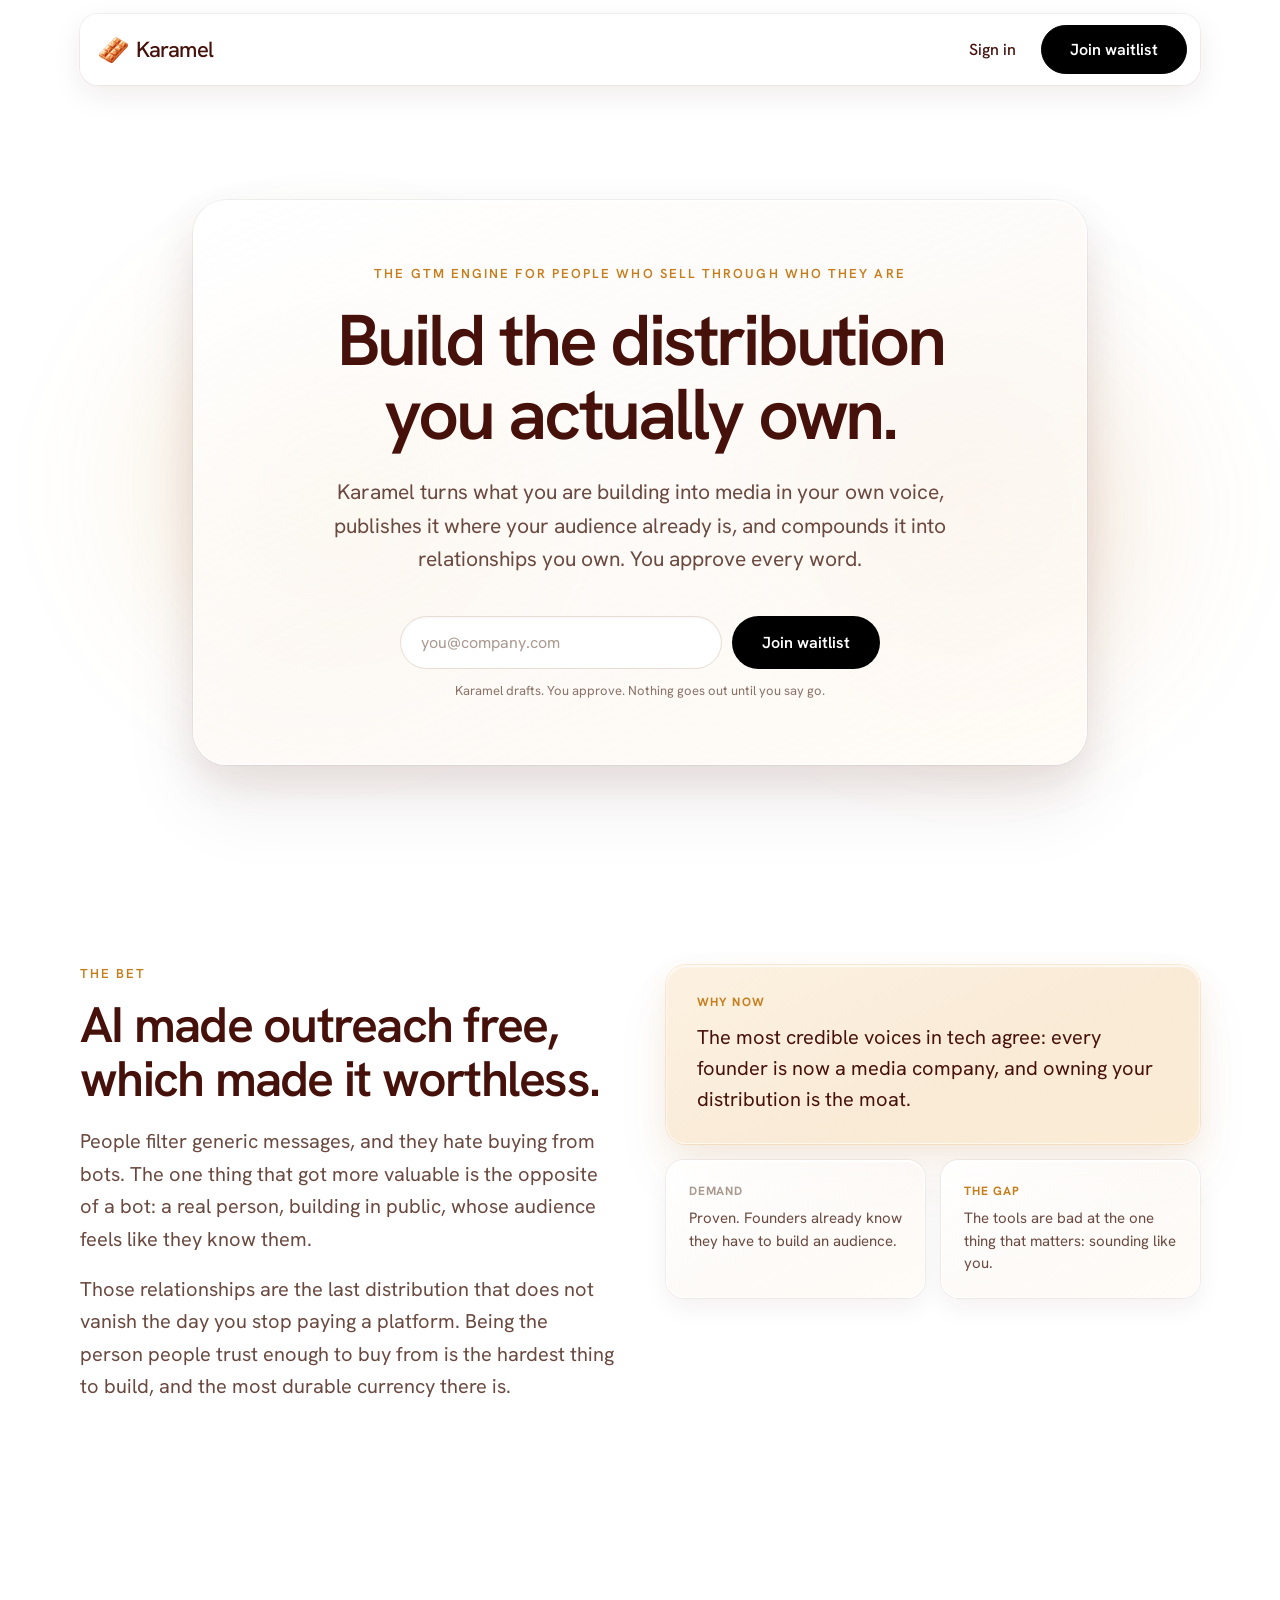
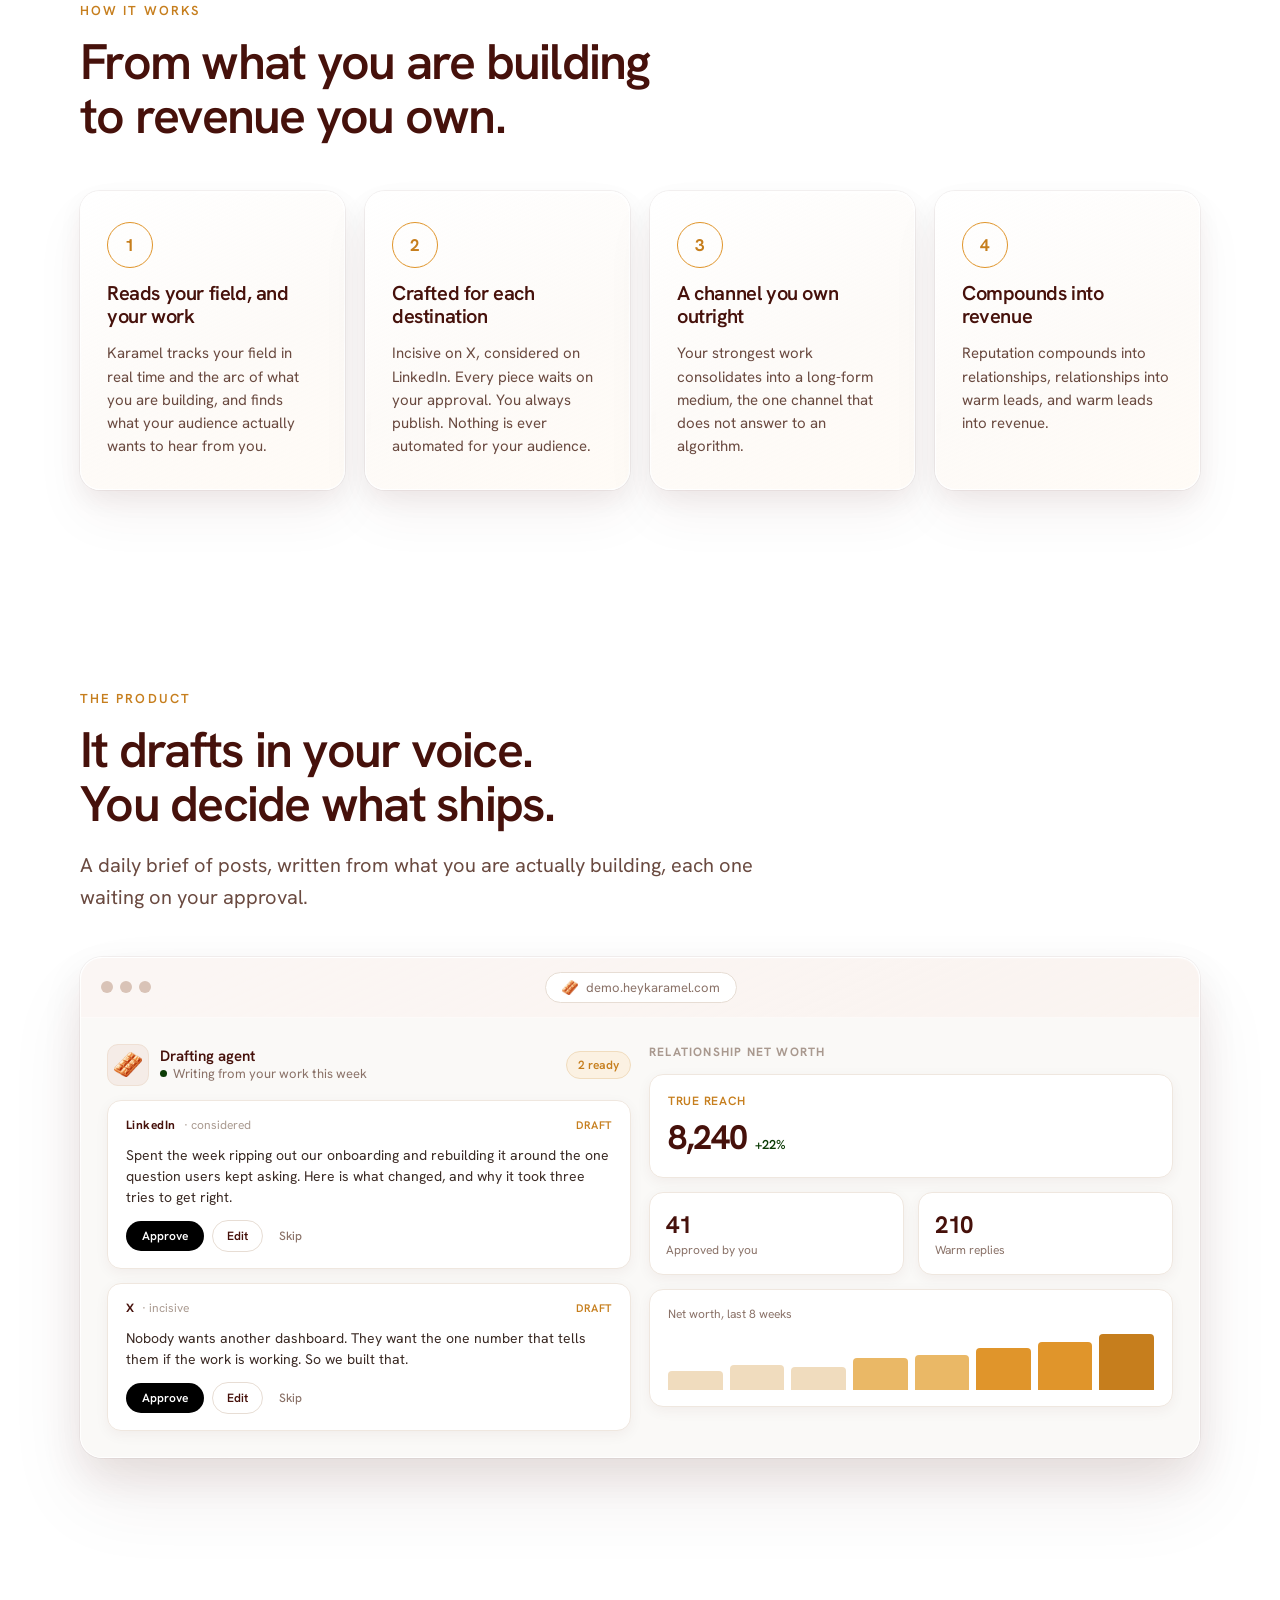
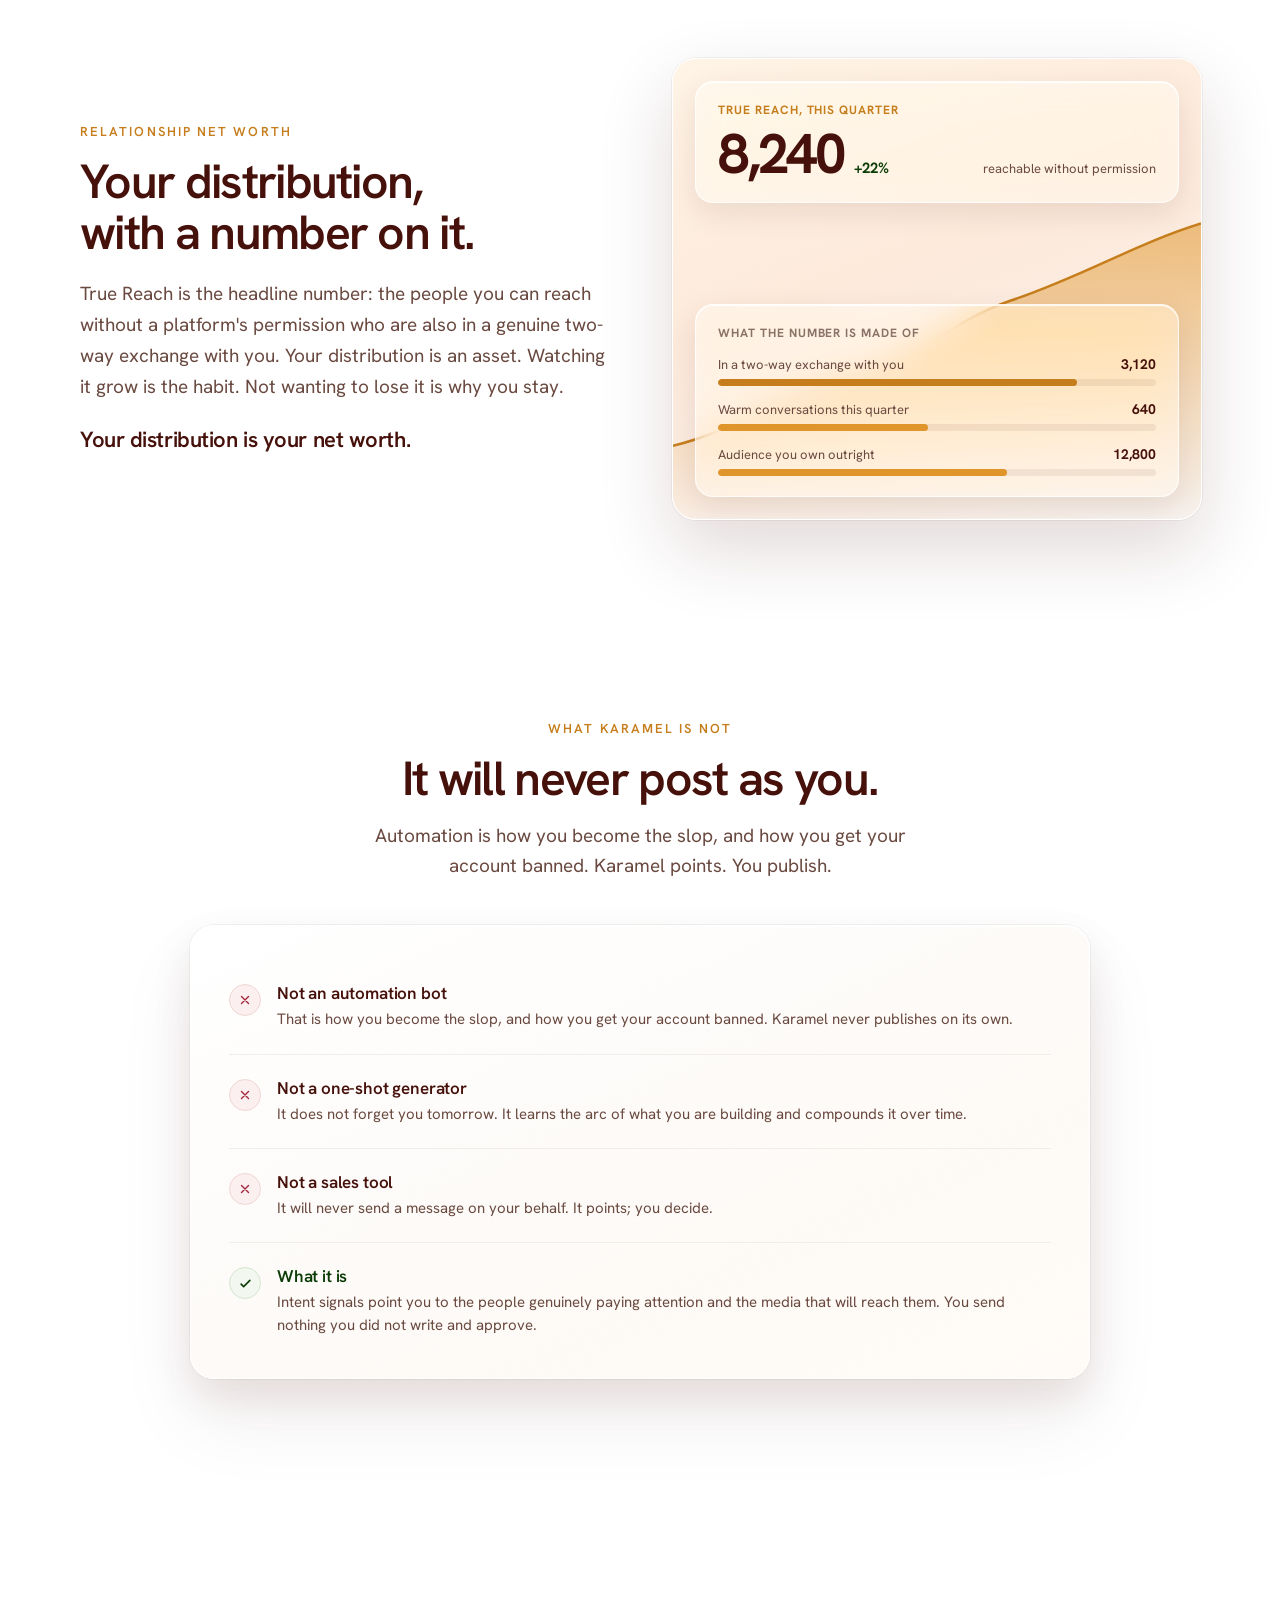
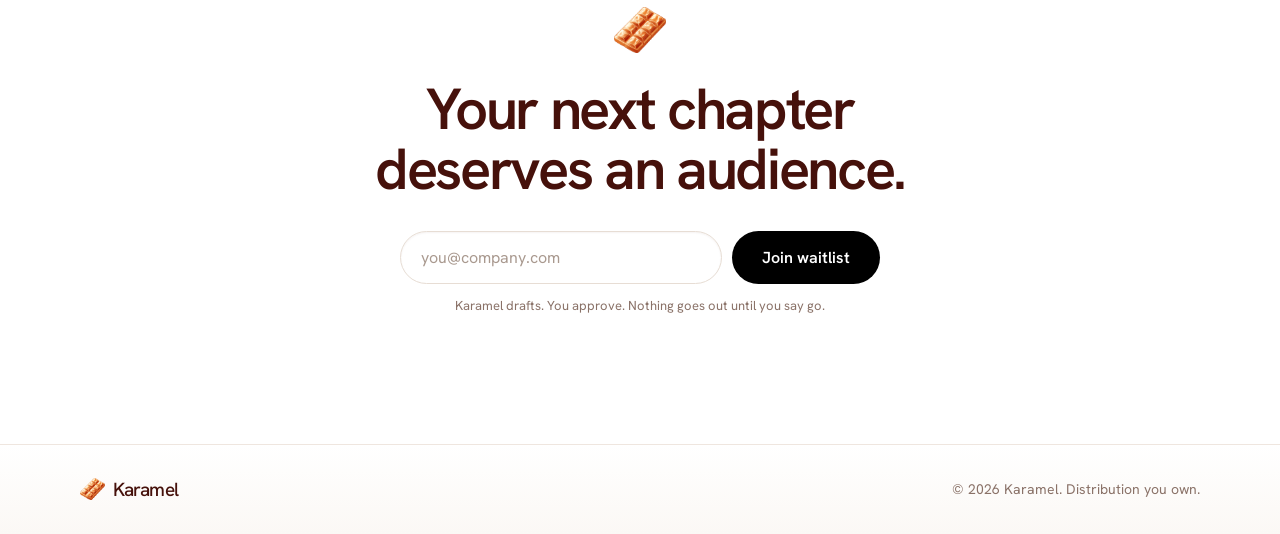
<file: v3/index.html>
<!doctype html>
<html lang="en">
<head>
<meta charset="utf-8">
<meta name="viewport" content="width=device-width, initial-scale=1">
<title>Karamel, build the distribution you actually own</title>
<meta name="description" content="Karamel turns what you are building into media in your own voice, publishes it where your audience already is, and compounds it into relationships you own. You approve every word.">
<link rel="icon" href="../assets/emblem.png">
<link rel="preconnect" href="https://fonts.googleapis.com">
<link rel="preconnect" href="https://fonts.gstatic.com" crossorigin>
<link href="https://fonts.googleapis.com/css2?family=Hanken+Grotesk:wght@400;500;600;700;800&display=swap" rel="stylesheet">
<style>
  body { margin: 0; background: #ffffff; }
  html { scroll-behavior: smooth; }
  a { color: #46110b; text-decoration: none; }
  a:hover { color: #c67e1d; }
  input.km-field { font-family: 'Hanken Grotesk', system-ui, Helvetica, Arial, sans-serif; }
  input.km-field::placeholder { color: #a9998f; }
  @keyframes km-drift { 0%,100% { transform: translate(0,0) scale(1); } 50% { transform: translate(30px,-24px) scale(1.08); } }
  @keyframes km-drift2 { 0%,100% { transform: translate(0,0) scale(1); } 50% { transform: translate(-26px,20px) scale(1.1); } }
  @keyframes km-pulse { 0%,100% { transform: scale(1); opacity: 1; } 50% { transform: scale(1.5); opacity: .4; } }
  @keyframes km-fade { from { opacity: 0; } to { opacity: 1; } }
  @keyframes km-bar { from { transform: scaleX(0); } to { transform: scaleX(1); } }
  @keyframes km-pop { 0% { opacity: 0; transform: scale(.94) translateY(6px); } 100% { opacity: 1; transform: scale(1) translateY(0); } }
  @keyframes km-check { 0% { stroke-dashoffset: 26; } 100% { stroke-dashoffset: 0; } }
  /* hover and focus states (converted from the design's inline hover/focus attributes) */
  .km-btn-primary:hover { background: #1a1a1a; transform: translateY(-1px); }
  .km-btn-ghost:hover { color: #c67e1d; }
  .km-field:focus { border-color: #e0952b; box-shadow: inset 0 1px 2px rgba(70,17,11,0.05), 0 0 0 4px rgba(224,149,43,0.18); }
  .km-wl-submit:hover { background: #1a1a1a; transform: translateY(-1px); }
  .km-approve:hover { background: #1a1a1a; }
  @media (prefers-reduced-motion: reduce){ [style*="animation"] { animation: none !important; } }
</style>
</head>
<body>
<div style="position: relative; font-family: 'Hanken Grotesk', system-ui, Helvetica, Arial, sans-serif; color: #46110b; background: #ffffff; overflow-x: hidden;">

  <!-- 1. NAV -->
  <div style="padding: 0 16px; position: relative; z-index: 3;">
    <nav style="position: sticky; top: 14px; z-index: 50; margin: 14px auto 0; max-width: 1120px; display: flex; align-items: center; justify-content: space-between; gap: 12px; padding: 10px 12px 10px 18px; background: rgba(255,255,255,0.7); backdrop-filter: blur(22px) saturate(180%); -webkit-backdrop-filter: blur(22px) saturate(180%); border: 1px solid rgba(255,255,255,0.9); border-radius: 18px; box-shadow: inset 0 1px 1px rgba(255,255,255,0.9), 0 0 0 1px rgba(70,17,11,0.06), 0 10px 30px rgba(70,17,11,0.08); font-family: 'Hanken Grotesk', system-ui, Helvetica, Arial, sans-serif; box-sizing: border-box;">
      <a href="#top" style="display: flex; align-items: center; gap: 8px; text-decoration: none; flex-shrink: 0; min-width: 0;">
        <img src="../assets/emblem.png" alt="Karamel" style="height: 26px; width: auto; display: block;">
        <span style="font-size: clamp(19px, 5vw, 22px); font-weight: 500; letter-spacing: -0.04em; color: #46110b;">Karamel</span>
      </a>
      <div style="display: flex; align-items: center; gap: clamp(2px, 1.5vw, 8px); flex-shrink: 0;">
        <a href="#waitlist" class="km-btn-ghost" style="display: inline-flex; align-items: center; justify-content: center; gap: 8px; padding: 13px clamp(10px, 2.6vw, 16px); border-radius: 999px; font-size: clamp(14px, 3.6vw, 16px); font-weight: 500; font-family: 'Hanken Grotesk', system-ui, Helvetica, Arial, sans-serif; background: transparent; color: #46110b; border: 1px solid transparent; white-space: nowrap; cursor: pointer; text-decoration: none; transition: color .18s ease; box-sizing: border-box;">Sign in</a>
        <a href="#waitlist" class="km-btn-primary" style="display: inline-flex; align-items: center; justify-content: center; gap: 8px; padding: 13px clamp(15px, 3.5vw, 28px); border-radius: 999px; font-size: clamp(14px, 3.6vw, 16px); font-weight: 600; font-family: 'Hanken Grotesk', system-ui, Helvetica, Arial, sans-serif; background: #000000; color: #ffffff; border: 1px solid #000000; white-space: nowrap; cursor: pointer; text-decoration: none; transition: background .18s ease, transform .18s ease; box-sizing: border-box;">Join waitlist</a>
      </div>
    </nav>
  </div>

  <!-- 2. HERO -->
  <header id="top" style="position: relative; z-index: 1; padding: clamp(60px,9vw,116px) 24px clamp(64px,8vw,100px); overflow: hidden;">
    <div style="position: absolute; top: 120px; left: 4%; width: 560px; height: 560px; border-radius: 50%; background: radial-gradient(circle, rgba(224,149,43,0.2), rgba(224,149,43,0) 68%); filter: blur(44px); animation: km-drift 18s ease-in-out infinite; pointer-events: none;"></div>
    <div style="position: absolute; top: 150px; right: 2%; width: 560px; height: 560px; border-radius: 50%; background: radial-gradient(circle, rgba(212,124,30,0.16), rgba(212,124,30,0) 68%); filter: blur(46px); animation: km-drift2 23s ease-in-out infinite; pointer-events: none;"></div>
    <div style="position: relative; z-index: 1; max-width: 780px; margin: 0 auto; text-align: center; padding: clamp(40px,5vw,64px) clamp(26px,5vw,56px); background: linear-gradient(155deg, rgba(255,255,255,0.93), rgba(252,248,244,0.72) 55%, rgba(255,250,244,0.88)); border: 1px solid rgba(255,255,255,0.94); border-radius: 34px; box-shadow: inset 0 1px 1px rgba(255,255,255,0.97), 0 0 0 1px rgba(70,17,11,0.05), 0 18px 40px rgba(70,17,11,0.09), 0 40px 80px rgba(70,17,11,0.07);">
      <p style="font-size: 13px; font-weight: 600; letter-spacing: 0.16em; text-transform: uppercase; color: #c67e1d; margin: 0 0 22px;">The GTM engine for people who sell through who they are</p>
      <h1 style="font-size: clamp(40px,7.2vw,72px); font-weight: 600; letter-spacing: -0.045em; line-height: 1.02; margin: 0 auto 24px; max-width: 720px; text-wrap: balance; color: #46110b;">Build the distribution you actually own.</h1>
      <p style="font-size: clamp(17px,2.1vw,21px); line-height: 1.6; color: #6a4a40; max-width: 620px; margin: 0 auto 40px; text-wrap: pretty;">Karamel turns what you are building into media in your own voice, publishes it where your audience already is, and compounds it into relationships you own. You approve every word.</p>
      <div class="km-wl" style="width: 100%; max-width: 480px; margin: 0 auto; font-family: 'Hanken Grotesk', system-ui, Helvetica, Arial, sans-serif;">
        <div class="km-wl-joined" style="display: none; align-items: center; gap: 14px; padding: 18px 22px; background: linear-gradient(155deg, rgba(252,240,223,0.95), rgba(248,228,200,0.7)); border: 1px solid rgba(255,248,238,0.95); border-radius: 18px; box-shadow: inset 0 1px 1px rgba(255,255,255,0.9), 0 0 0 1px rgba(224,149,43,0.2), 0 10px 26px rgba(176,110,30,0.10); animation: km-pop .38s cubic-bezier(.2,.8,.2,1) both;">
          <span style="width: 38px; height: 38px; border-radius: 50%; background: #e0952b; display: inline-flex; align-items: center; justify-content: center; flex-shrink: 0;">
            <svg width="20" height="20" viewBox="0 0 24 24" fill="none"><path d="M5 13l4 4L19 7" stroke="#ffffff" stroke-width="2.6" stroke-linecap="round" stroke-linejoin="round" style="stroke-dasharray: 26; animation: km-check .5s .15s ease forwards;"/></svg>
          </span>
          <div style="text-align: left;">
            <div style="font-size: 16px; font-weight: 600; color: #46110b;">You're on the list.</div>
            <div style="font-size: 14px; color: #6a4a40;">We'll email you the moment your seat opens.</div>
          </div>
        </div>
        <div class="km-wl-open">
          <form onsubmit="return joinWaitlist(event)" style="display: flex; gap: 10px; flex-wrap: wrap;">
            <input class="km-field" type="email" required placeholder="you@company.com" style="flex: 1; min-width: 220px; padding: 15px 20px; font-size: 16px; border: 1px solid #e7ddd4; border-radius: 999px; background: #ffffff; color: #46110b; outline: none; box-sizing: border-box; box-shadow: inset 0 1px 2px rgba(70,17,11,0.05); transition: border-color .18s ease, box-shadow .18s ease;">
            <button type="submit" class="km-wl-submit" style="padding: 15px 30px; font-size: 16px; font-weight: 600; font-family: inherit; background: #000000; color: #ffffff; border: none; border-radius: 999px; cursor: pointer; white-space: nowrap; transition: background .18s ease, transform .18s ease;">Join waitlist</button>
          </form>
          <p style="font-size: 13px; color: #8a7268; margin: 12px 2px 0; line-height: 1.5;">Karamel drafts. You approve. Nothing goes out until you say go.</p>
        </div>
      </div>
    </div>
  </header>

  <!-- 3. THE BET / WHY NOW -->
  <section data-reveal style="position: relative; z-index: 1; padding: clamp(60px,8vw,100px) 24px;">
    <div style="max-width: 1120px; margin: 0 auto; display: grid; grid-template-columns: repeat(auto-fit, minmax(320px, 1fr)); gap: clamp(28px,4vw,52px); align-items: start;">
      <div>
        <p style="font-size: 13px; font-weight: 600; letter-spacing: 0.16em; text-transform: uppercase; color: #c67e1d; margin: 0 0 16px;">The bet</p>
        <h2 style="font-size: clamp(32px,4.4vw,50px); font-weight: 600; letter-spacing: -0.035em; line-height: 1.07; margin: 0 0 20px; color: #46110b; text-wrap: balance;">AI made outreach free, which made it worthless.</h2>
        <p style="font-size: clamp(17px,1.9vw,20px); line-height: 1.62; color: #6a4a40; margin: 0 0 18px; text-wrap: pretty;">People filter generic messages, and they hate buying from bots. The one thing that got more valuable is the opposite of a bot: a real person, building in public, whose audience feels like they know them.</p>
        <p style="font-size: clamp(17px,1.9vw,20px); line-height: 1.62; color: #6a4a40; margin: 0; text-wrap: pretty;">Those relationships are the last distribution that does not vanish the day you stop paying a platform. Being the person people trust enough to buy from is the hardest thing to build, and the most durable currency there is.</p>
      </div>
      <div style="display: flex; flex-direction: column; gap: 16px;">
        <div style="background: linear-gradient(155deg, rgba(252,240,223,0.92), rgba(246,223,192,0.64) 55%, rgba(250,232,206,0.85)); border: 1px solid rgba(255,248,238,0.92); box-shadow: inset 0 1px 1px rgba(255,255,255,0.9), 0 0 0 1px rgba(224,149,43,0.18), 0 12px 30px rgba(176,110,30,0.10), 0 30px 60px rgba(176,110,30,0.06); border-radius: 20px; padding: 28px 30px;">
          <p style="font-size: 12px; font-weight: 700; letter-spacing: 0.1em; text-transform: uppercase; color: #c67e1d; margin: 0 0 12px;">Why now</p>
          <p style="font-size: clamp(17px,1.9vw,20px); line-height: 1.55; color: #46110b; margin: 0; text-wrap: pretty;">The most credible voices in tech agree: every founder is now a media company, and owning your distribution is the moat.</p>
        </div>
        <div style="display: grid; grid-template-columns: 1fr 1fr; gap: 16px;">
          <div style="background: linear-gradient(155deg, rgba(255,255,255,0.9), rgba(252,248,244,0.66) 55%, rgba(255,250,244,0.82)); border: 1px solid rgba(255,255,255,0.9); box-shadow: inset 0 1px 1px rgba(255,255,255,0.95), 0 0 0 1px rgba(70,17,11,0.05), 0 10px 24px rgba(70,17,11,0.06); border-radius: 18px; padding: 22px;">
            <div style="font-size: 12px; font-weight: 700; letter-spacing: 0.08em; text-transform: uppercase; color: #a9998f; margin-bottom: 8px;">Demand</div>
            <div style="font-size: 15px; line-height: 1.5; color: #6a4a40;">Proven. Founders already know they have to build an audience.</div>
          </div>
          <div style="background: linear-gradient(155deg, rgba(255,255,255,0.9), rgba(252,248,244,0.66) 55%, rgba(255,250,244,0.82)); border: 1px solid rgba(255,255,255,0.9); box-shadow: inset 0 1px 1px rgba(255,255,255,0.95), 0 0 0 1px rgba(70,17,11,0.05), 0 10px 24px rgba(70,17,11,0.06); border-radius: 18px; padding: 22px;">
            <div style="font-size: 12px; font-weight: 700; letter-spacing: 0.08em; text-transform: uppercase; color: #c67e1d; margin-bottom: 8px;">The gap</div>
            <div style="font-size: 15px; line-height: 1.5; color: #6a4a40;">The tools are bad at the one thing that matters: sounding like you.</div>
          </div>
        </div>
      </div>
    </div>
  </section>

  <!-- 4. HOW IT WORKS -->
  <section data-reveal style="position: relative; z-index: 1; padding: clamp(60px,8vw,100px) 24px;">
    <div style="max-width: 1120px; margin: 0 auto;">
      <div style="max-width: 720px; margin: 0 0 clamp(32px,4vw,48px);">
        <p style="font-size: 13px; font-weight: 600; letter-spacing: 0.16em; text-transform: uppercase; color: #c67e1d; margin: 0 0 16px;">How it works</p>
        <h2 style="font-size: clamp(32px,4.4vw,50px); font-weight: 600; letter-spacing: -0.035em; line-height: 1.08; margin: 0; color: #46110b; text-wrap: balance;">From what you are building to revenue you own.</h2>
      </div>
      <div style="display: grid; grid-template-columns: repeat(auto-fit, minmax(240px, 1fr)); gap: 20px;">
        <div style="background: linear-gradient(155deg, rgba(255,255,255,0.9), rgba(252,248,244,0.66) 55%, rgba(255,250,244,0.82)); border: 1px solid rgba(255,255,255,0.9); box-shadow: inset 0 1px 1px rgba(255,255,255,0.95), 0 0 0 1px rgba(70,17,11,0.05), 0 10px 24px rgba(70,17,11,0.06), 0 26px 52px rgba(70,17,11,0.05); border-radius: 20px; padding: 30px 26px; display: flex; flex-direction: column; gap: 14px; height: 100%; box-sizing: border-box;">
          <div style="width: 44px; height: 44px; border-radius: 50%; border: 1.5px solid #e0952b; display: flex; align-items: center; justify-content: center; font-size: 17px; font-weight: 700; color: #c67e1d; font-variant-numeric: tabular-nums;">1</div>
          <div style="font-size: 20px; font-weight: 600; letter-spacing: -0.02em; color: #46110b; line-height: 1.15;">Reads your field, and your work</div>
          <div style="font-size: 15px; line-height: 1.55; color: #6a4a40;">Karamel tracks your field in real time and the arc of what you are building, and finds what your audience actually wants to hear from you.</div>
        </div>
        <div style="background: linear-gradient(155deg, rgba(255,255,255,0.9), rgba(252,248,244,0.66) 55%, rgba(255,250,244,0.82)); border: 1px solid rgba(255,255,255,0.9); box-shadow: inset 0 1px 1px rgba(255,255,255,0.95), 0 0 0 1px rgba(70,17,11,0.05), 0 10px 24px rgba(70,17,11,0.06), 0 26px 52px rgba(70,17,11,0.05); border-radius: 20px; padding: 30px 26px; display: flex; flex-direction: column; gap: 14px; height: 100%; box-sizing: border-box;">
          <div style="width: 44px; height: 44px; border-radius: 50%; border: 1.5px solid #e0952b; display: flex; align-items: center; justify-content: center; font-size: 17px; font-weight: 700; color: #c67e1d; font-variant-numeric: tabular-nums;">2</div>
          <div style="font-size: 20px; font-weight: 600; letter-spacing: -0.02em; color: #46110b; line-height: 1.15;">Crafted for each destination</div>
          <div style="font-size: 15px; line-height: 1.55; color: #6a4a40;">Incisive on X, considered on LinkedIn. Every piece waits on your approval. You always publish. Nothing is ever automated for your audience.</div>
        </div>
        <div style="background: linear-gradient(155deg, rgba(255,255,255,0.9), rgba(252,248,244,0.66) 55%, rgba(255,250,244,0.82)); border: 1px solid rgba(255,255,255,0.9); box-shadow: inset 0 1px 1px rgba(255,255,255,0.95), 0 0 0 1px rgba(70,17,11,0.05), 0 10px 24px rgba(70,17,11,0.06), 0 26px 52px rgba(70,17,11,0.05); border-radius: 20px; padding: 30px 26px; display: flex; flex-direction: column; gap: 14px; height: 100%; box-sizing: border-box;">
          <div style="width: 44px; height: 44px; border-radius: 50%; border: 1.5px solid #e0952b; display: flex; align-items: center; justify-content: center; font-size: 17px; font-weight: 700; color: #c67e1d; font-variant-numeric: tabular-nums;">3</div>
          <div style="font-size: 20px; font-weight: 600; letter-spacing: -0.02em; color: #46110b; line-height: 1.15;">A channel you own outright</div>
          <div style="font-size: 15px; line-height: 1.55; color: #6a4a40;">Your strongest work consolidates into a long-form medium, the one channel that does not answer to an algorithm.</div>
        </div>
        <div style="background: linear-gradient(155deg, rgba(255,255,255,0.9), rgba(252,248,244,0.66) 55%, rgba(255,250,244,0.82)); border: 1px solid rgba(255,255,255,0.9); box-shadow: inset 0 1px 1px rgba(255,255,255,0.95), 0 0 0 1px rgba(70,17,11,0.05), 0 10px 24px rgba(70,17,11,0.06), 0 26px 52px rgba(70,17,11,0.05); border-radius: 20px; padding: 30px 26px; display: flex; flex-direction: column; gap: 14px; height: 100%; box-sizing: border-box;">
          <div style="width: 44px; height: 44px; border-radius: 50%; border: 1.5px solid #e0952b; display: flex; align-items: center; justify-content: center; font-size: 17px; font-weight: 700; color: #c67e1d; font-variant-numeric: tabular-nums;">4</div>
          <div style="font-size: 20px; font-weight: 600; letter-spacing: -0.02em; color: #46110b; line-height: 1.15;">Compounds into revenue</div>
          <div style="font-size: 15px; line-height: 1.55; color: #6a4a40;">Reputation compounds into relationships, relationships into warm leads, and warm leads into revenue.</div>
        </div>
      </div>
    </div>
  </section>

  <!-- 5. THE PRODUCT -->
  <section data-reveal style="position: relative; z-index: 1; padding: clamp(60px,8vw,100px) 24px;">
    <div style="max-width: 1120px; margin: 0 auto;">
      <div style="max-width: 720px; margin: 0 0 clamp(30px,4vw,44px);">
        <p style="font-size: 13px; font-weight: 600; letter-spacing: 0.16em; text-transform: uppercase; color: #c67e1d; margin: 0 0 16px;">The product</p>
        <h2 style="font-size: clamp(32px,4.4vw,50px); font-weight: 600; letter-spacing: -0.035em; line-height: 1.08; margin: 0 0 18px; color: #46110b; text-wrap: balance;">It drafts in your voice. You decide what ships.</h2>
        <p style="font-size: clamp(17px,1.9vw,20px); line-height: 1.6; color: #6a4a40; margin: 0; text-wrap: pretty;">A daily brief of posts, written from what you are actually building, each one waiting on your approval.</p>
      </div>
      <div style="border-radius: 22px; overflow: hidden; background: linear-gradient(155deg, rgba(255,255,255,0.93), rgba(252,248,244,0.72) 55%, rgba(255,250,244,0.88)); border: 1px solid rgba(255,255,255,0.94); box-shadow: inset 0 1px 1px rgba(255,255,255,0.97), 0 0 0 1px rgba(70,17,11,0.05), 0 18px 40px rgba(70,17,11,0.09), 0 40px 80px rgba(70,17,11,0.07);">
        <div style="display: flex; align-items: center; gap: 14px; padding: 14px 20px; background: rgba(245,236,231,0.45); border-bottom: 1px solid rgba(255,255,255,0.5);">
          <div style="display: flex; gap: 7px;">
            <span style="width: 12px; height: 12px; border-radius: 50%; background: #d9c3b7;"></span>
            <span style="width: 12px; height: 12px; border-radius: 50%; background: #d9c3b7;"></span>
            <span style="width: 12px; height: 12px; border-radius: 50%; background: #d9c3b7;"></span>
          </div>
          <div style="display: flex; align-items: center; gap: 8px; margin: 0 auto; padding: 6px 16px; background: #ffffff; border: 1px solid #e7ddd4; border-radius: 999px; font-size: 13px; color: #8a7268;">
            <img src="../assets/emblem.png" alt="" style="height: 15px; width: auto;">demo.heykaramel.com
          </div>
          <div style="width: 48px;"></div>
        </div>
        <div style="padding: clamp(18px,2.4vw,26px); background: #faf9f7; display: grid; grid-template-columns: repeat(auto-fit, minmax(280px, 1fr)); gap: 18px;">
          <div style="display: flex; flex-direction: column; gap: 14px; min-width: 0;">
            <div style="display: flex; align-items: center; gap: 11px;">
              <span style="width: 40px; height: 40px; border-radius: 11px; background: #f5ece7; border: 1px solid #efe0d4; display: flex; align-items: center; justify-content: center; flex-shrink: 0;"><img src="../assets/emblem.png" alt="" style="width: 28px; height: 28px; object-fit: contain;"></span>
              <div style="min-width: 0;">
                <div style="font-size: 15px; font-weight: 600; color: #46110b; line-height: 1.2;">Drafting agent</div>
                <div style="font-size: 13px; color: #8a7268; display: flex; align-items: center; gap: 6px;"><span style="width: 7px; height: 7px; border-radius: 50%; background: #0c3c06; display: inline-block; animation: km-pulse 1.8s ease-in-out infinite;"></span>Writing from your work this week</div>
              </div>
              <span style="margin-left: auto; font-size: 12px; font-weight: 600; color: #c67e1d; background: #fbf1e2; border: 1px solid #f0dcbe; padding: 5px 11px; border-radius: 999px; white-space: nowrap;">2 ready</span>
            </div>
            <div style="background: #ffffff; border: 1px solid #efe7df; border-radius: 14px; box-shadow: 0 4px 14px rgba(70,17,11,0.05); padding: 16px 18px; display: flex; flex-direction: column; gap: 12px;">
              <div style="display: flex; align-items: center; gap: 8px;"><span style="font-size: 12px; font-weight: 700; letter-spacing: 0.04em; color: #46110b;">LinkedIn</span><span style="font-size: 12px; color: #a9998f;">· considered</span><span style="margin-left: auto; font-size: 11px; font-weight: 600; letter-spacing: 0.05em; text-transform: uppercase; color: #c67e1d;">Draft</span></div>
              <p style="margin: 0; font-size: 14px; line-height: 1.5; color: #3a2a24;">Spent the week ripping out our onboarding and rebuilding it around the one question users kept asking. Here is what changed, and why it took three tries to get right.</p>
              <div id="km-draft-pending" style="display: flex; gap: 8px; align-items: center;">
                <button onclick="kmApprove()" class="km-approve" style="font-size: 12px; font-weight: 600; font-family: inherit; color: #ffffff; background: #000000; border: none; padding: 7px 16px; border-radius: 999px; cursor: pointer; transition: background .18s ease;">Approve</button>
                <button style="font-size: 12px; font-weight: 600; font-family: inherit; color: #46110b; background: #ffffff; border: 1px solid #e7ddd4; padding: 7px 14px; border-radius: 999px; cursor: pointer;">Edit</button>
                <button style="font-size: 12px; font-weight: 500; font-family: inherit; color: #8a7268; background: transparent; border: none; padding: 7px 8px; cursor: pointer;">Skip</button>
              </div>
              <div id="km-draft-approved" style="display: none; align-items: center; gap: 9px; font-size: 13px; color: #2f4a29; background: #f2f7ef; border: 1px solid #d6e6cf; border-radius: 10px; padding: 9px 12px; animation: km-fade .3s ease both;">
                <span style="width: 20px; height: 20px; border-radius: 50%; background: #0c3c06; display: inline-flex; align-items: center; justify-content: center; flex-shrink: 0;"><svg width="12" height="12" viewBox="0 0 24 24" fill="none"><path d="M5 13l4 4L19 7" stroke="#ffffff" stroke-width="2.8" stroke-linecap="round" stroke-linejoin="round"/></svg></span>
                <span><strong style="color: #0c3c06;">Approved by you.</strong> Scheduled for 9:00 AM.</span>
              </div>
            </div>
            <div style="background: #ffffff; border: 1px solid #efe7df; border-radius: 14px; box-shadow: 0 4px 14px rgba(70,17,11,0.05); padding: 16px 18px; display: flex; flex-direction: column; gap: 12px;">
              <div style="display: flex; align-items: center; gap: 8px;"><span style="font-size: 12px; font-weight: 700; letter-spacing: 0.04em; color: #46110b;">X</span><span style="font-size: 12px; color: #a9998f;">· incisive</span><span style="margin-left: auto; font-size: 11px; font-weight: 600; letter-spacing: 0.05em; text-transform: uppercase; color: #c67e1d;">Draft</span></div>
              <p style="margin: 0; font-size: 14px; line-height: 1.5; color: #3a2a24;">Nobody wants another dashboard. They want the one number that tells them if the work is working. So we built that.</p>
              <div style="display: flex; gap: 8px; align-items: center;"><span style="font-size: 12px; font-weight: 600; color: #ffffff; background: #000000; padding: 7px 16px; border-radius: 999px;">Approve</span><span style="font-size: 12px; font-weight: 600; color: #46110b; background: #ffffff; border: 1px solid #e7ddd4; padding: 7px 14px; border-radius: 999px;">Edit</span><span style="font-size: 12px; font-weight: 500; color: #8a7268; padding: 7px 8px;">Skip</span></div>
            </div>
          </div>
          <div style="display: flex; flex-direction: column; gap: 14px; min-width: 0;">
            <div style="font-size: 12px; font-weight: 700; letter-spacing: 0.1em; text-transform: uppercase; color: #a9998f;">Relationship net worth</div>
            <div style="background: #ffffff; border: 1px solid #efe7df; border-radius: 14px; box-shadow: 0 4px 14px rgba(70,17,11,0.05); padding: 18px;">
              <div style="font-size: 12px; font-weight: 600; letter-spacing: 0.06em; text-transform: uppercase; color: #c67e1d; margin-bottom: 6px;">True Reach</div>
              <div style="display: flex; align-items: baseline; gap: 8px;"><span style="font-size: 34px; font-weight: 700; letter-spacing: -0.03em; color: #46110b; font-variant-numeric: tabular-nums;">8,240</span><span style="font-size: 13px; font-weight: 600; color: #0c3c06;">+22%</span></div>
            </div>
            <div style="display: grid; grid-template-columns: 1fr 1fr; gap: 14px;">
              <div style="background: #ffffff; border: 1px solid #efe7df; border-radius: 14px; box-shadow: 0 4px 14px rgba(70,17,11,0.05); padding: 16px;"><div style="font-size: 24px; font-weight: 700; color: #46110b; letter-spacing: -0.02em; font-variant-numeric: tabular-nums;">41</div><div style="font-size: 12px; color: #8a7268; margin-top: 2px;">Approved by you</div></div>
              <div style="background: #ffffff; border: 1px solid #efe7df; border-radius: 14px; box-shadow: 0 4px 14px rgba(70,17,11,0.05); padding: 16px;"><div style="font-size: 24px; font-weight: 700; color: #46110b; letter-spacing: -0.02em; font-variant-numeric: tabular-nums;">210</div><div style="font-size: 12px; color: #8a7268; margin-top: 2px;">Warm replies</div></div>
            </div>
            <div style="background: #ffffff; border: 1px solid #efe7df; border-radius: 14px; box-shadow: 0 4px 14px rgba(70,17,11,0.05); padding: 16px 18px;">
              <div style="font-size: 12px; color: #8a7268; margin-bottom: 12px;">Net worth, last 8 weeks</div>
              <div style="display: flex; align-items: flex-end; gap: 7px; height: 56px;">
                <div style="flex: 1; height: 34%; background: #f0dcbe; border-radius: 4px 4px 0 0;"></div>
                <div style="flex: 1; height: 44%; background: #f0dcbe; border-radius: 4px 4px 0 0;"></div>
                <div style="flex: 1; height: 40%; background: #f0dcbe; border-radius: 4px 4px 0 0;"></div>
                <div style="flex: 1; height: 56%; background: #eab866; border-radius: 4px 4px 0 0;"></div>
                <div style="flex: 1; height: 62%; background: #eab866; border-radius: 4px 4px 0 0;"></div>
                <div style="flex: 1; height: 74%; background: #e0952b; border-radius: 4px 4px 0 0;"></div>
                <div style="flex: 1; height: 86%; background: #e0952b; border-radius: 4px 4px 0 0;"></div>
                <div style="flex: 1; height: 100%; background: #c67e1d; border-radius: 4px 4px 0 0;"></div>
              </div>
            </div>
          </div>
        </div>
      </div>
    </div>
  </section>

  <!-- 6. TRUE REACH -->
  <section data-reveal style="position: relative; z-index: 1; padding: clamp(60px,8vw,100px) 24px;">
    <div style="max-width: 1120px; margin: 0 auto; display: grid; grid-template-columns: repeat(auto-fit, minmax(320px, 1fr)); gap: clamp(32px,5vw,64px); align-items: center;">
      <div>
        <p style="font-size: 13px; font-weight: 600; letter-spacing: 0.16em; text-transform: uppercase; color: #c67e1d; margin: 0 0 16px;">Relationship net worth</p>
        <h2 style="font-size: clamp(32px,4.4vw,48px); font-weight: 600; letter-spacing: -0.035em; line-height: 1.08; margin: 0 0 20px; color: #46110b; text-wrap: balance;">Your distribution, with a number on it.</h2>
        <p style="font-size: clamp(16px,1.9vw,19px); line-height: 1.62; color: #6a4a40; margin: 0 0 24px; text-wrap: pretty;">True Reach is the headline number: the people you can reach without a platform's permission who are also in a genuine two-way exchange with you. Your distribution is an asset. Watching it grow is the habit. Not wanting to lose it is why you stay.</p>
        <p style="font-size: clamp(18px,2vw,22px); font-weight: 600; letter-spacing: -0.02em; line-height: 1.3; margin: 0; color: #46110b;">Your distribution is your net worth.</p>
      </div>
      <div style="position: relative; width: 100%; min-height: 460px; border-radius: 24px; overflow: hidden; border: 1px solid rgba(255,255,255,0.9); box-shadow: 0 0 0 1px rgba(70,17,11,0.05), 0 30px 74px rgba(70,17,11,0.16);">
        <div style="position: absolute; inset: 0; background: linear-gradient(160deg, #fff4e6 0%, #fdeadb 44%, #f7f2ee 100%);"></div>
        <svg viewBox="0 0 400 300" preserveAspectRatio="none" style="position: absolute; left: 0; right: 0; bottom: 0; width: 100%; height: 74%;">
          <defs><linearGradient id="kmTr2" x1="0" y1="0" x2="0" y2="1"><stop offset="0" stop-color="#e0952b" stop-opacity="0.55"/><stop offset="1" stop-color="#e0952b" stop-opacity="0"/></linearGradient></defs>
          <path d="M0,236 C50,222 84,190 132,178 C182,166 206,128 256,108 C312,86 350,58 400,40 L400,300 L0,300 Z" fill="url(#kmTr2)"/>
          <path d="M0,236 C50,222 84,190 132,178 C182,166 206,128 256,108 C312,86 350,58 400,40" fill="none" stroke="#c67e1d" stroke-width="2.5" vector-effect="non-scaling-stroke"/>
        </svg>
        <div style="position: absolute; top: 22px; left: 22px; right: 22px; background: rgba(255,255,255,0.42); backdrop-filter: blur(18px) saturate(180%); -webkit-backdrop-filter: blur(18px) saturate(180%); border: 1px solid rgba(255,255,255,0.75); box-shadow: inset 0 1px 1px rgba(255,255,255,0.95), 0 10px 30px rgba(70,17,11,0.10); border-radius: 18px; padding: 20px 22px;">
          <div style="font-size: 12px; font-weight: 700; letter-spacing: 0.08em; text-transform: uppercase; color: #c67e1d; margin-bottom: 8px;">True Reach, this quarter</div>
          <div style="display: flex; align-items: baseline; gap: 10px; flex-wrap: wrap;"><span style="font-size: clamp(40px,7vw,56px); font-weight: 700; letter-spacing: -0.04em; color: #46110b; line-height: 1; font-variant-numeric: tabular-nums;">8,240</span><span style="font-size: 15px; font-weight: 700; color: #0c3c06;">+22%</span><span style="font-size: 13px; color: #6a4a40; margin-left: auto;">reachable without permission</span></div>
        </div>
        <div style="position: absolute; bottom: 22px; left: 22px; right: 22px; background: rgba(255,255,255,0.42); backdrop-filter: blur(18px) saturate(180%); -webkit-backdrop-filter: blur(18px) saturate(180%); border: 1px solid rgba(255,255,255,0.75); box-shadow: inset 0 1px 1px rgba(255,255,255,0.95), 0 10px 30px rgba(70,17,11,0.10); border-radius: 18px; padding: 20px 22px; display: flex; flex-direction: column; gap: 14px;">
          <div style="font-size: 12px; font-weight: 700; letter-spacing: 0.08em; text-transform: uppercase; color: #8a7268;">What the number is made of</div>
          <div style="display: flex; flex-direction: column; gap: 6px;">
            <div style="display: flex; justify-content: space-between; align-items: baseline;"><span style="font-size: 13px; color: #6a4a40;">In a two-way exchange with you</span><span style="font-size: 14px; font-weight: 700; color: #46110b; font-variant-numeric: tabular-nums;">3,120</span></div>
            <div style="height: 7px; border-radius: 999px; background: rgba(70,17,11,0.07); overflow: hidden;"><div style="height: 100%; width: 82%; border-radius: 999px; background: #c67e1d; transform-origin: left; animation: km-bar .9s cubic-bezier(.2,.8,.2,1) both;"></div></div>
          </div>
          <div style="display: flex; flex-direction: column; gap: 6px;">
            <div style="display: flex; justify-content: space-between; align-items: baseline;"><span style="font-size: 13px; color: #6a4a40;">Warm conversations this quarter</span><span style="font-size: 14px; font-weight: 700; color: #46110b; font-variant-numeric: tabular-nums;">640</span></div>
            <div style="height: 7px; border-radius: 999px; background: rgba(70,17,11,0.07); overflow: hidden;"><div style="height: 100%; width: 48%; border-radius: 999px; background: #e0952b; transform-origin: left; animation: km-bar .9s cubic-bezier(.2,.8,.2,1) both;"></div></div>
          </div>
          <div style="display: flex; flex-direction: column; gap: 6px;">
            <div style="display: flex; justify-content: space-between; align-items: baseline;"><span style="font-size: 13px; color: #6a4a40;">Audience you own outright</span><span style="font-size: 14px; font-weight: 700; color: #46110b; font-variant-numeric: tabular-nums;">12,800</span></div>
            <div style="height: 7px; border-radius: 999px; background: rgba(70,17,11,0.07); overflow: hidden;"><div style="height: 100%; width: 66%; border-radius: 999px; background: #e0952b; transform-origin: left; animation: km-bar .9s cubic-bezier(.2,.8,.2,1) both;"></div></div>
          </div>
        </div>
      </div>
    </div>
  </section>

  <!-- 7. WHAT KARAMEL IS NOT -->
  <section data-reveal style="position: relative; z-index: 1; padding: clamp(60px,8vw,100px) 24px;">
    <div style="max-width: 900px; margin: 0 auto;">
      <div style="text-align: center; max-width: 640px; margin: 0 auto clamp(32px,4vw,44px);">
        <p style="font-size: 13px; font-weight: 600; letter-spacing: 0.16em; text-transform: uppercase; color: #c67e1d; margin: 0 0 16px;">What Karamel is not</p>
        <h2 style="font-size: clamp(30px,4.4vw,48px); font-weight: 600; letter-spacing: -0.035em; line-height: 1.08; margin: 0 auto 16px; color: #46110b; text-wrap: balance;">It will never post as you.</h2>
        <p style="font-size: clamp(16px,1.8vw,19px); line-height: 1.6; color: #6a4a40; margin: 0 auto; max-width: 540px; text-wrap: pretty;">Automation is how you become the slop, and how you get your account banned. Karamel points. You publish.</p>
      </div>
      <div style="background: linear-gradient(155deg, rgba(255,255,255,0.93), rgba(252,248,244,0.72) 55%, rgba(255,250,244,0.88)); border: 1px solid rgba(255,255,255,0.94); box-shadow: inset 0 1px 1px rgba(255,255,255,0.97), 0 0 0 1px rgba(70,17,11,0.05), 0 18px 40px rgba(70,17,11,0.09), 0 40px 80px rgba(70,17,11,0.07); border-radius: 24px; padding: clamp(20px,3vw,34px) clamp(22px,3vw,38px); display: flex; flex-direction: column;">
        <div style="display: flex; align-items: flex-start; gap: 16px; padding: 22px 0; border-bottom: 1px solid #f1ede8;">
          <span style="width: 30px; height: 30px; border-radius: 50%; background: #fbf0ef; border: 1px solid #f0d6d3; display: inline-flex; align-items: center; justify-content: center; flex-shrink: 0; margin-top: 2px;"><svg width="14" height="14" viewBox="0 0 24 24" fill="none"><path d="M6 6l12 12M18 6L6 18" stroke="#a4243b" stroke-width="2.4" stroke-linecap="round"/></svg></span>
          <div style="min-width: 0;">
            <div style="font-size: 17px; font-weight: 600; letter-spacing: -0.01em; color: #46110b; margin-bottom: 4px;">Not an automation bot</div>
            <div style="font-size: 15px; line-height: 1.55; color: #6a4a40;">That is how you become the slop, and how you get your account banned. Karamel never publishes on its own.</div>
          </div>
        </div>
        <div style="display: flex; align-items: flex-start; gap: 16px; padding: 22px 0; border-bottom: 1px solid #f1ede8;">
          <span style="width: 30px; height: 30px; border-radius: 50%; background: #fbf0ef; border: 1px solid #f0d6d3; display: inline-flex; align-items: center; justify-content: center; flex-shrink: 0; margin-top: 2px;"><svg width="14" height="14" viewBox="0 0 24 24" fill="none"><path d="M6 6l12 12M18 6L6 18" stroke="#a4243b" stroke-width="2.4" stroke-linecap="round"/></svg></span>
          <div style="min-width: 0;">
            <div style="font-size: 17px; font-weight: 600; letter-spacing: -0.01em; color: #46110b; margin-bottom: 4px;">Not a one-shot generator</div>
            <div style="font-size: 15px; line-height: 1.55; color: #6a4a40;">It does not forget you tomorrow. It learns the arc of what you are building and compounds it over time.</div>
          </div>
        </div>
        <div style="display: flex; align-items: flex-start; gap: 16px; padding: 22px 0; border-bottom: 1px solid #f1ede8;">
          <span style="width: 30px; height: 30px; border-radius: 50%; background: #fbf0ef; border: 1px solid #f0d6d3; display: inline-flex; align-items: center; justify-content: center; flex-shrink: 0; margin-top: 2px;"><svg width="14" height="14" viewBox="0 0 24 24" fill="none"><path d="M6 6l12 12M18 6L6 18" stroke="#a4243b" stroke-width="2.4" stroke-linecap="round"/></svg></span>
          <div style="min-width: 0;">
            <div style="font-size: 17px; font-weight: 600; letter-spacing: -0.01em; color: #46110b; margin-bottom: 4px;">Not a sales tool</div>
            <div style="font-size: 15px; line-height: 1.55; color: #6a4a40;">It will never send a message on your behalf. It points; you decide.</div>
          </div>
        </div>
        <div style="display: flex; align-items: flex-start; gap: 16px; padding: 22px 0 6px;">
          <span style="width: 30px; height: 30px; border-radius: 50%; background: #f2f7ef; border: 1px solid #d6e6cf; display: inline-flex; align-items: center; justify-content: center; flex-shrink: 0; margin-top: 2px;"><svg width="15" height="15" viewBox="0 0 24 24" fill="none"><path d="M5 13l4 4L19 7" stroke="#0c3c06" stroke-width="2.6" stroke-linecap="round" stroke-linejoin="round"/></svg></span>
          <div style="min-width: 0;">
            <div style="font-size: 17px; font-weight: 600; letter-spacing: -0.01em; color: #0c3c06; margin-bottom: 4px;">What it is</div>
            <div style="font-size: 15px; line-height: 1.55; color: #6a4a40;">Intent signals point you to the people genuinely paying attention and the media that will reach them. You send nothing you did not write and approve.</div>
          </div>
        </div>
      </div>
    </div>
  </section>

  <!-- 8. CLOSING CTA -->
  <section id="waitlist" style="position: relative; z-index: 1; padding: clamp(80px,10vw,132px) 24px; overflow: hidden; text-align: center;">
    <div style="position: relative; max-width: 720px; margin: 0 auto;">
      <div style="display: inline-flex; margin: 0 auto 26px;">
        <img src="../assets/emblem.png" alt="" style="height: 46px; width: auto;">
      </div>
      <h2 style="font-size: clamp(34px,5vw,58px); font-weight: 600; letter-spacing: -0.04em; line-height: 1.04; margin: 0 auto 32px; color: #46110b; text-wrap: balance; max-width: 620px;">Your next chapter deserves an audience.</h2>
      <div class="km-wl" style="width: 100%; max-width: 480px; margin: 0 auto; font-family: 'Hanken Grotesk', system-ui, Helvetica, Arial, sans-serif;">
        <div class="km-wl-joined" style="display: none; align-items: center; gap: 14px; padding: 18px 22px; background: linear-gradient(155deg, rgba(252,240,223,0.95), rgba(248,228,200,0.7)); border: 1px solid rgba(255,248,238,0.95); border-radius: 18px; box-shadow: inset 0 1px 1px rgba(255,255,255,0.9), 0 0 0 1px rgba(224,149,43,0.2), 0 10px 26px rgba(176,110,30,0.10); animation: km-pop .38s cubic-bezier(.2,.8,.2,1) both;">
          <span style="width: 38px; height: 38px; border-radius: 50%; background: #e0952b; display: inline-flex; align-items: center; justify-content: center; flex-shrink: 0;">
            <svg width="20" height="20" viewBox="0 0 24 24" fill="none"><path d="M5 13l4 4L19 7" stroke="#ffffff" stroke-width="2.6" stroke-linecap="round" stroke-linejoin="round" style="stroke-dasharray: 26; animation: km-check .5s .15s ease forwards;"/></svg>
          </span>
          <div style="text-align: left;">
            <div style="font-size: 16px; font-weight: 600; color: #46110b;">You're on the list.</div>
            <div style="font-size: 14px; color: #6a4a40;">We'll email you the moment your seat opens.</div>
          </div>
        </div>
        <div class="km-wl-open">
          <form onsubmit="return joinWaitlist(event)" style="display: flex; gap: 10px; flex-wrap: wrap;">
            <input class="km-field" type="email" required placeholder="you@company.com" style="flex: 1; min-width: 220px; padding: 15px 20px; font-size: 16px; border: 1px solid #e7ddd4; border-radius: 999px; background: #ffffff; color: #46110b; outline: none; box-sizing: border-box; box-shadow: inset 0 1px 2px rgba(70,17,11,0.05); transition: border-color .18s ease, box-shadow .18s ease;">
            <button type="submit" class="km-wl-submit" style="padding: 15px 30px; font-size: 16px; font-weight: 600; font-family: inherit; background: #000000; color: #ffffff; border: none; border-radius: 999px; cursor: pointer; white-space: nowrap; transition: background .18s ease, transform .18s ease;">Join waitlist</button>
          </form>
          <p style="font-size: 13px; color: #8a7268; margin: 12px 2px 0; line-height: 1.5;">Karamel drafts. You approve. Nothing goes out until you say go.</p>
        </div>
      </div>
    </div>
  </section>

  <!-- 9. FOOTER -->
  <footer style="position: relative; z-index: 1; border-top: 1px solid #efe6df; background: linear-gradient(180deg, #ffffff, #fbf8f5); padding: 32px 24px;">
    <div style="max-width: 1120px; margin: 0 auto; display: flex; justify-content: space-between; align-items: center; gap: 20px; flex-wrap: wrap;">
      <div style="display: flex; align-items: center; gap: 8px;">
        <img src="../assets/emblem.png" alt="" style="height: 22px; width: auto;">
        <span style="font-size: 19px; font-weight: 500; letter-spacing: -0.04em; color: #46110b;">Karamel</span>
      </div>
      <span style="font-size: 14px; color: #8a7268;">© 2026 Karamel. Distribution you own.</span>
    </div>
  </footer>
</div>

<script>
  // Waitlist capture. Emails post to a Google Form you own (free, lands in a Google Sheet).
  // Set FORM_ACTION to the form's ".../formResponse" URL and EMAIL_FIELD to the "entry.XXXX" id.
  // Until both are set, a submit is logged to the console and nothing is stored yet.
  var FORM_ACTION = "";
  var EMAIL_FIELD = "";

  function joinWaitlist(e){
    e.preventDefault();
    var form = e.target;
    var wrap = form.closest('.km-wl');
    var input = form.querySelector('input[type=email]');
    var email = (input.value || "").trim();
    if(!email){ return false; }
    function done(){
      if(!wrap){ return; }
      var open = wrap.querySelector('.km-wl-open');
      var joined = wrap.querySelector('.km-wl-joined');
      if(open){ open.style.display = 'none'; }
      if(joined){ joined.style.display = 'flex'; }
    }
    if(!FORM_ACTION || !EMAIL_FIELD){
      console.warn("[waitlist] capture not configured yet, email:", email);
      done();
      return false;
    }
    var body = new URLSearchParams();
    body.append(EMAIL_FIELD, email);
    fetch(FORM_ACTION, { method: "POST", mode: "no-cors", headers: { "Content-Type": "application/x-www-form-urlencoded" }, body: body.toString() }).then(done).catch(done);
    return false;
  }

  // Sample-draft interactivity (approve)
  function kmApprove(){
    document.getElementById('km-draft-pending').style.display = 'none';
    document.getElementById('km-draft-approved').style.display = 'flex';
  }

  // Reveal on scroll
  (function(){
    if(!('IntersectionObserver' in window)){ return; }
    var els = Array.prototype.slice.call(document.querySelectorAll('[data-reveal]'));
    var io = new IntersectionObserver(function(entries){
      entries.forEach(function(en){ if(en.isIntersecting){ en.target.style.opacity = '1'; en.target.style.transform = 'none'; io.unobserve(en.target); } });
    }, { threshold: 0.1, rootMargin: '0px 0px -6% 0px' });
    els.forEach(function(el){
      var r = el.getBoundingClientRect();
      el.style.transition = 'opacity .7s cubic-bezier(.2,.8,.2,1), transform .7s cubic-bezier(.2,.8,.2,1)';
      if(r.top > window.innerHeight * 0.9){ el.style.opacity = '0'; el.style.transform = 'translateY(26px)'; io.observe(el); }
    });
  })();
</script>
<script>
/* dev live-reload: localhost only. Polls this file and reloads when it changes. Inert in production. */
(function(){
  if(!/^(localhost|127\.0\.0\.1)$/.test(location.hostname)){ return; }
  var seen = null;
  setInterval(function(){
    fetch(location.pathname, { method:"HEAD", cache:"no-store" }).then(function(r){
      var m = r.headers.get("Last-Modified");
      if(seen && m && m !== seen){ location.reload(); }
      seen = m;
    }).catch(function(){});
  }, 1000);
})();
</script>
</body>
</html>
</file>
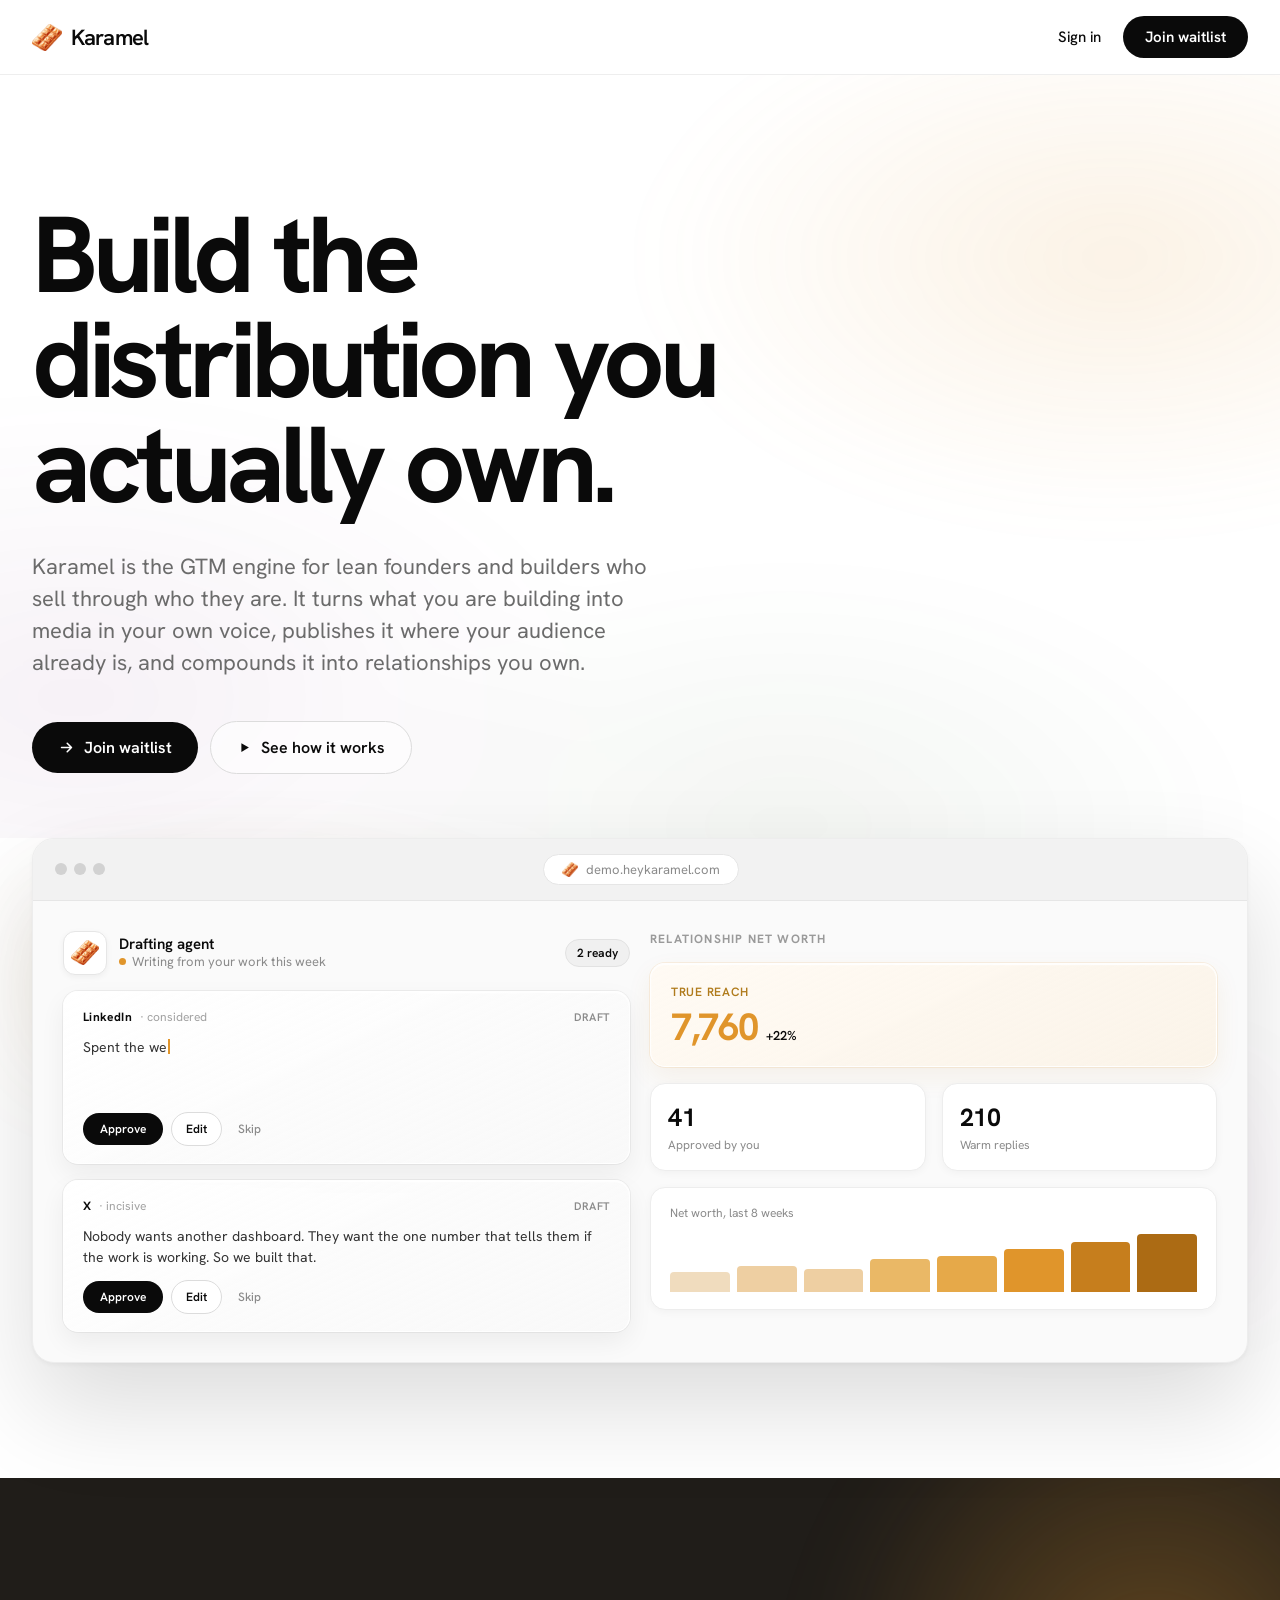
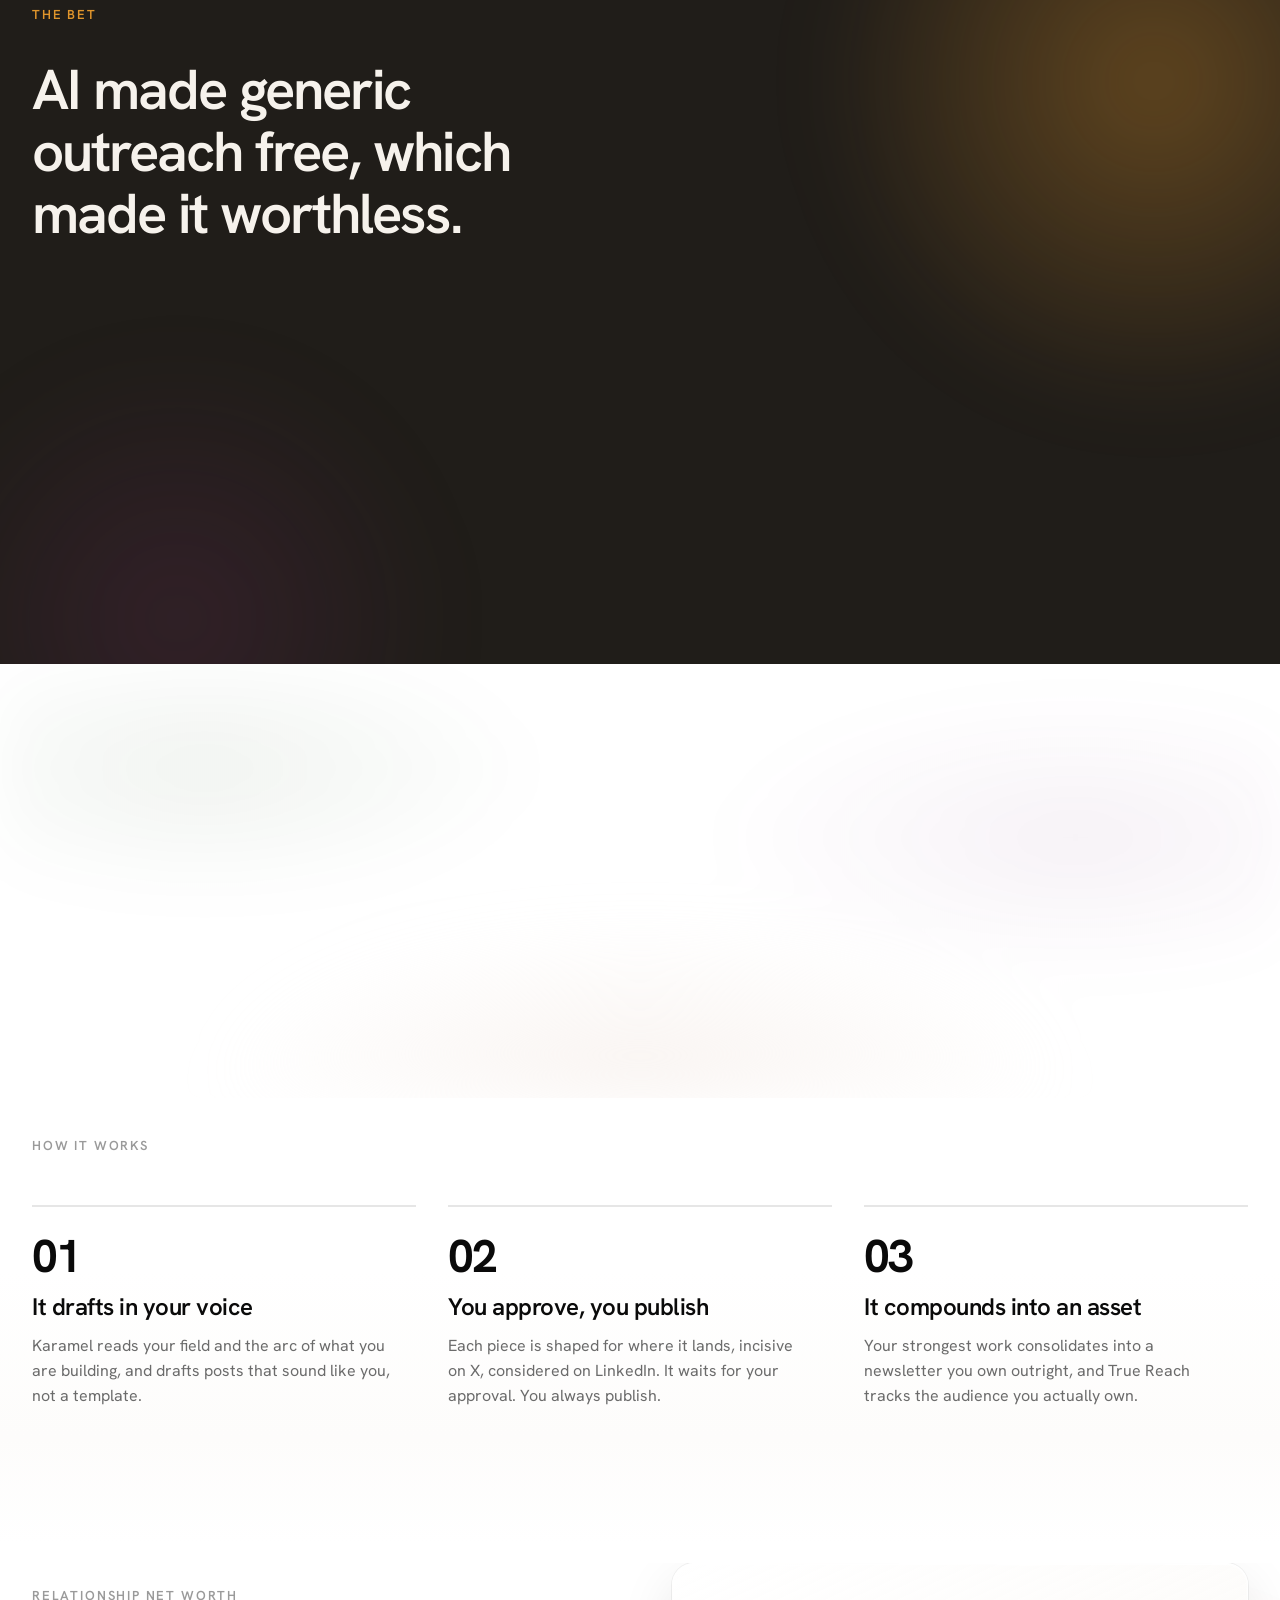
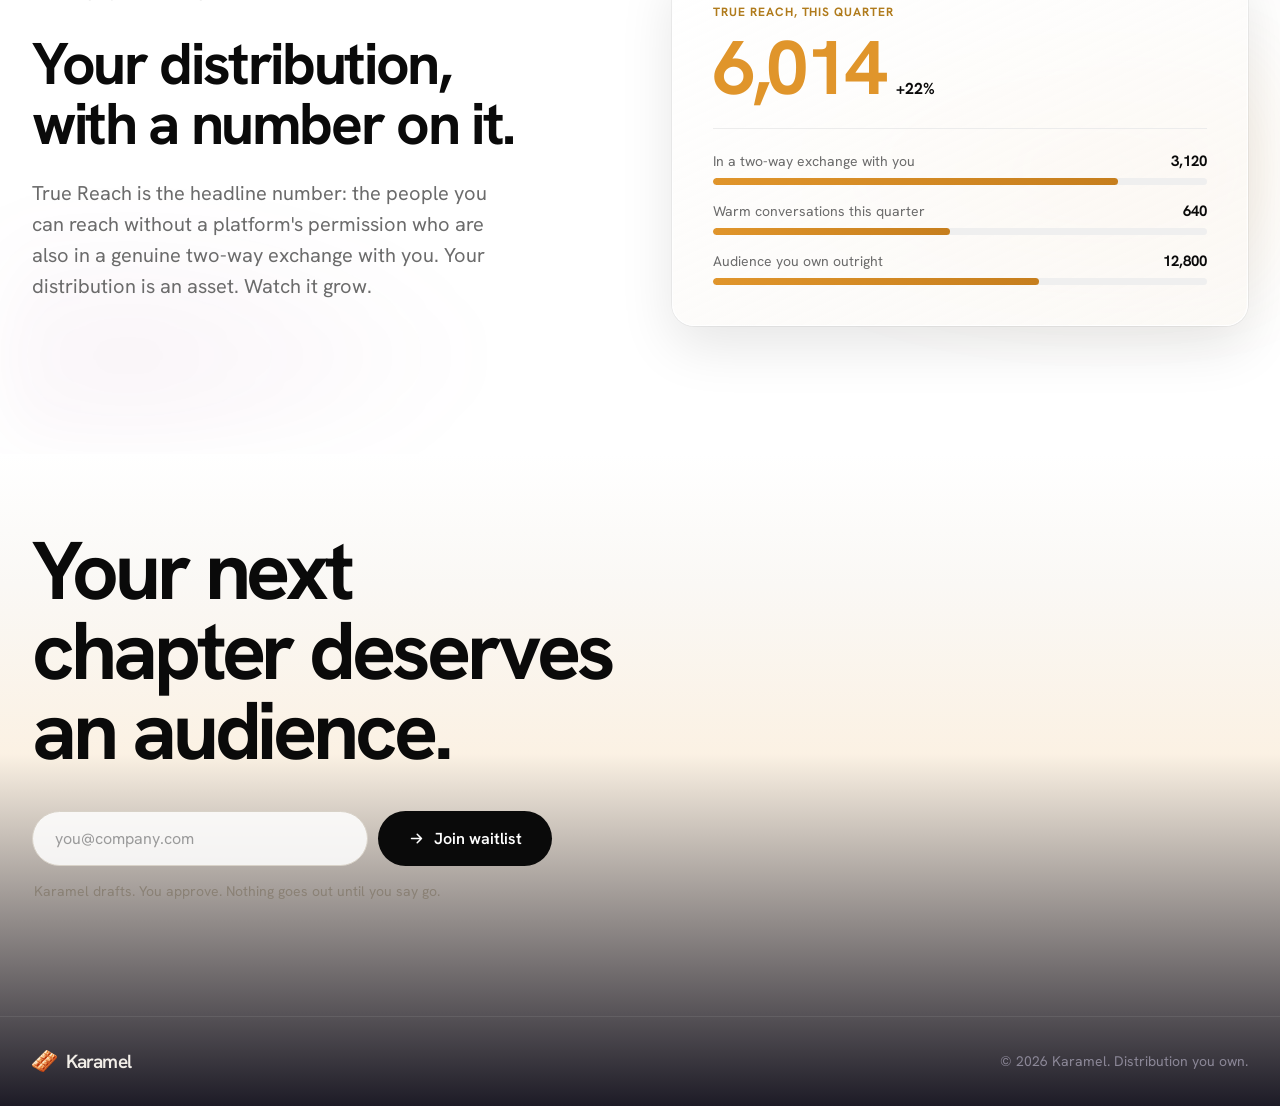
<file: v4/index.html>
<!doctype html>
<html lang="en">
<head>
<meta charset="utf-8">
<meta name="viewport" content="width=device-width, initial-scale=1">
<title>Karamel, build the distribution you actually own</title>
<meta name="description" content="Karamel is the GTM engine for lean founders and builders who sell through who they are. It turns what you are building into media in your own voice, publishes it where your audience already is, and compounds it into relationships you own.">
<link rel="icon" href="../assets/emblem.png">
<link rel="preconnect" href="https://fonts.googleapis.com">
<link rel="preconnect" href="https://fonts.gstatic.com" crossorigin>
<link href="https://fonts.googleapis.com/css2?family=Hanken+Grotesk:wght@400;500;600;700;800&display=swap" rel="stylesheet">
<style>
  body { margin: 0; background: #ffffff; }
  html { scroll-behavior: smooth; }
  a { color: #0a0a0a; text-decoration: none; }
  a:hover { color: #000000; }
  input.kv-field { font-family: 'Hanken Grotesk', system-ui, Helvetica, Arial, sans-serif; }
  input.kv-field::placeholder { color: #9a9a9a; }
  @keyframes kv-pulse { 0%,100% { transform: scale(1); opacity: 1; } 50% { transform: scale(1.5); opacity: .35; } }
  @keyframes kv-pop { 0% { opacity: 0; transform: translateY(6px); } 100% { opacity: 1; transform: none; } }
  @keyframes kv-caret { 0%,100% { opacity: 1; } 50% { opacity: 0; } }
  @keyframes kv-drift { 0%,100% { transform: translate3d(0,0,0) scale(1); } 50% { transform: translate3d(3%,-4%,0) scale(1.08); } }
  @keyframes kv-drift2 { 0%,100% { transform: translate3d(0,0,0) scale(1); } 50% { transform: translate3d(-3%,4%,0) scale(1.1); } }
  @keyframes kv-glow { 0%,100% { opacity: .68; transform: translateX(-50%) scale(1); } 50% { opacity: 1; transform: translateX(-50%) scale(1.1); } }
  /* hover and focus states (converted from the design's inline hover/focus attributes) */
  .kv-nav-cta:hover { background: #262626; transform: translateY(-1px); }
  .kv-hero-primary:hover { background: #262626; transform: translateY(-2px); box-shadow: 0 12px 28px rgba(10,10,10,0.22); }
  .kv-hero-ghost:hover { border-color: #0a0a0a; transform: translateY(-2px); background: #ffffff; }
  .kv-approve:hover { background: #262626; transform: translateY(-1px); }
  .kv-edit:hover { border-color: #0a0a0a; }
  .kv-skip:hover { color: #0a0a0a; }
  .kv-case:hover { transform: translateY(-6px); box-shadow: inset 0 1px 1px rgba(255,255,255,0.97), 0 0 0 1px rgba(224,149,43,0.16), 0 22px 48px rgba(0,0,0,0.1); }
  .kv-step:hover { transform: translateY(-4px); border-color: #e0952b; }
  .kv-field:focus { border-color: #e0952b; box-shadow: 0 0 0 4px rgba(224,149,43,0.18); }
  .kv-wl-submit:hover { background: #262626; transform: translateY(-2px); box-shadow: 0 12px 28px rgba(10,10,10,0.22); }
  @media (prefers-reduced-motion: reduce) {
    * { animation: none !important; transition: none !important; }
    [data-reveal] { opacity: 1 !important; transform: none !important; }
  }
</style>
</head>
<body>
<div style="font-family: 'Hanken Grotesk', system-ui, Helvetica, Arial, sans-serif; color: #0a0a0a; background: #ffffff; overflow-x: hidden;">

  <!-- NAV -->
  <nav style="position: sticky; top: 0; z-index: 50; background: rgba(255,255,255,0.82); backdrop-filter: blur(16px) saturate(150%); -webkit-backdrop-filter: blur(16px) saturate(150%); border-bottom: 1px solid #eeeeee;">
    <div style="max-width: 1240px; margin: 0 auto; padding: 16px 32px; display: flex; align-items: center; justify-content: space-between; gap: 16px;">
      <a href="#top" style="display: flex; align-items: center; gap: 9px; flex-shrink: 0;">
        <img src="../assets/emblem.png" alt="Karamel" style="height: 27px; width: auto; display: block;">
        <span style="font-size: 22px; font-weight: 600; letter-spacing: -0.04em; color: #0a0a0a;">Karamel</span>
      </a>
      <div style="display: flex; align-items: center; gap: clamp(10px,2vw,22px);">
        <a href="#waitlist" style="font-size: 15px; font-weight: 500; color: #0a0a0a;">Sign in</a>
        <a href="#waitlist" class="kv-nav-cta" style="display: inline-flex; align-items: center; padding: 11px 22px; font-size: 15px; font-weight: 600; color: #ffffff; background: #0a0a0a; border-radius: 999px; white-space: nowrap; transition: background .2s ease, transform .2s ease;">Join waitlist</a>
      </div>
    </div>
  </nav>

  <!-- HERO -->
  <header id="top" style="position: relative; overflow: hidden;">
    <div style="position: absolute; inset: -12% -8% auto -8%; height: 120%; z-index: 0; pointer-events: none; background: radial-gradient(46% 42% at 82% 30%, rgba(224,149,43,0.12), transparent 70%), radial-gradient(50% 46% at 12% 78%, rgba(107,24,111,0.06), transparent 72%), radial-gradient(44% 40% at 60% 92%, rgba(12,60,6,0.05), transparent 72%); filter: blur(26px); animation: kv-drift 30s ease-in-out infinite;"></div>
    <div style="position: relative; z-index: 1; max-width: 1240px; margin: 0 auto; padding: clamp(64px,10vw,132px) 32px clamp(40px,5vw,64px);">
      <h1 data-reveal style="font-size: clamp(52px,9vw,108px); font-weight: 700; letter-spacing: -0.05em; line-height: 0.97; margin: 0 0 clamp(24px,3vw,34px); max-width: 15ch; text-wrap: balance; color: #0a0a0a;">Build the distribution you actually own.</h1>
      <p data-reveal style="font-size: clamp(18px,1.9vw,22px); line-height: 1.45; color: #6b6b6b; max-width: 620px; margin: 0 0 clamp(30px,4vw,42px); text-wrap: pretty;">Karamel is the GTM engine for lean founders and builders who sell through who they are. It turns what you are building into media in your own voice, publishes it where your audience already is, and compounds it into relationships you own.</p>
      <div data-reveal style="display: flex; align-items: center; gap: 12px; flex-wrap: wrap;">
        <a href="#waitlist" class="kv-hero-primary" style="display: inline-flex; align-items: center; gap: 9px; padding: 15px 26px; font-size: 16px; font-weight: 600; color: #ffffff; background: #0a0a0a; border-radius: 999px; transition: background .2s ease, transform .2s ease, box-shadow .2s ease;">
          <svg width="17" height="17" viewBox="0 0 24 24" fill="none"><path d="M5 12h14M13 6l6 6-6 6" stroke="#ffffff" stroke-width="2.2" stroke-linecap="round" stroke-linejoin="round"/></svg>Join waitlist
        </a>
        <a href="#how" class="kv-hero-ghost" style="display: inline-flex; align-items: center; gap: 9px; padding: 15px 26px; font-size: 16px; font-weight: 600; color: #0a0a0a; background: rgba(255,255,255,0.6); border: 1px solid #dcdcdc; border-radius: 999px; transition: border-color .2s ease, transform .2s ease, background .2s ease;">
          <svg width="15" height="15" viewBox="0 0 24 24" fill="none"><path d="M7 5l12 7-12 7V5z" fill="#0a0a0a"/></svg>See how it works
        </a>
      </div>
    </div>
  </header>

  <!-- PRODUCT SHOT -->
  <section id="kv-product" style="position: relative; max-width: 1240px; margin: 0 auto; padding: 0 32px clamp(72px,9vw,128px);">
    <div style="position: absolute; inset: -6% 0 8% 0; z-index: 0; pointer-events: none; background: radial-gradient(40% 38% at 20% 30%, rgba(224,149,43,0.1), transparent 70%), radial-gradient(42% 40% at 84% 62%, rgba(107,24,111,0.05), transparent 72%); filter: blur(30px); animation: kv-drift2 34s ease-in-out infinite;"></div>
    <div data-reveal style="position: relative; z-index: 1; border-radius: 22px; overflow: hidden; background: #fafafa; border: 1px solid #ededed; box-shadow: 0 2px 4px rgba(0,0,0,0.04), 0 44px 100px rgba(0,0,0,0.14);">
      <div style="display: flex; align-items: center; gap: 14px; padding: 15px 22px; background: #f2f2f2; border-bottom: 1px solid #e6e6e6;">
        <div style="display: flex; gap: 7px;">
          <span style="width: 12px; height: 12px; border-radius: 50%; background: #d2d2d2;"></span>
          <span style="width: 12px; height: 12px; border-radius: 50%; background: #d2d2d2;"></span>
          <span style="width: 12px; height: 12px; border-radius: 50%; background: #d2d2d2;"></span>
        </div>
        <div style="display: flex; align-items: center; gap: 8px; margin: 0 auto; padding: 6px 18px; background: #ffffff; border: 1px solid #e6e6e6; border-radius: 999px; font-size: 13px; color: #8a8a8a;">
          <img src="../assets/emblem.png" alt="" style="height: 15px; width: auto;">demo.heykaramel.com
        </div>
        <div style="width: 48px;"></div>
      </div>
      <div style="padding: clamp(20px,2.6vw,30px); display: grid; grid-template-columns: repeat(auto-fit, minmax(300px, 1fr)); gap: 20px;">

        <div style="display: flex; flex-direction: column; gap: 16px; min-width: 0;">
          <div style="display: flex; align-items: center; gap: 12px;">
            <span style="width: 42px; height: 42px; border-radius: 12px; background: #ffffff; border: 1px solid #e6e6e6; display: flex; align-items: center; justify-content: center; flex-shrink: 0; box-shadow: 0 2px 6px rgba(0,0,0,0.05);"><img src="../assets/emblem.png" alt="" style="width: 28px; height: 28px; object-fit: contain;"></span>
            <div style="min-width: 0;">
              <div style="font-size: 15px; font-weight: 600; color: #0a0a0a; line-height: 1.2;">Drafting agent</div>
              <div style="font-size: 13px; color: #8a8a8a; display: flex; align-items: center; gap: 6px;"><span style="width: 7px; height: 7px; border-radius: 50%; background: #e0952b; display: inline-block; animation: kv-pulse 1.8s ease-in-out infinite;"></span>Writing from your work this week</div>
            </div>
            <span style="margin-left: auto; font-size: 12px; font-weight: 600; color: #0a0a0a; background: #f0f0f0; border: 1px solid #e2e2e2; padding: 5px 11px; border-radius: 999px; white-space: nowrap;">2 ready</span>
          </div>

          <div style="background: linear-gradient(155deg, rgba(255,255,255,0.92), rgba(248,248,248,0.72)); border: 1px solid rgba(255,255,255,0.9); box-shadow: inset 0 1px 1px rgba(255,255,255,0.95), 0 0 0 1px rgba(0,0,0,0.05), 0 10px 26px rgba(0,0,0,0.06); border-radius: 15px; padding: 17px 19px; display: flex; flex-direction: column; gap: 12px;">
            <div style="display: flex; align-items: center; gap: 8px;"><span style="font-size: 12px; font-weight: 700; letter-spacing: 0.03em; color: #0a0a0a;">LinkedIn</span><span style="font-size: 12px; color: #a0a0a0;">· considered</span><span style="margin-left: auto; font-size: 11px; font-weight: 600; letter-spacing: 0.05em; text-transform: uppercase; color: #8a8a8a;">Draft</span></div>
            <p style="margin: 0; font-size: 14px; line-height: 1.5; color: #333333; min-height: 63px;"><span id="kv-type"></span><span id="kv-caret" style="display: inline-block; width: 2px; height: 15px; background: #e0952b; margin-left: 1px; vertical-align: -2px; animation: kv-caret 1s step-end infinite;"></span></p>
            <div id="kv-draft-pending" style="display: flex; gap: 8px; align-items: center;">
              <button onclick="kvApprove()" class="kv-approve" style="font-size: 12px; font-weight: 600; font-family: inherit; color: #ffffff; background: #0a0a0a; border: none; padding: 8px 17px; border-radius: 999px; cursor: pointer; transition: background .2s ease, transform .2s ease;">Approve</button>
              <button class="kv-edit" style="font-size: 12px; font-weight: 600; font-family: inherit; color: #0a0a0a; background: #ffffff; border: 1px solid #dcdcdc; padding: 8px 14px; border-radius: 999px; cursor: pointer; transition: border-color .2s ease;">Edit</button>
              <button class="kv-skip" style="font-size: 12px; font-weight: 500; font-family: inherit; color: #8a8a8a; background: transparent; border: none; padding: 8px; cursor: pointer; transition: color .2s ease;">Skip</button>
            </div>
            <div id="kv-draft-approved" style="display: none; align-items: center; gap: 9px; font-size: 13px; color: #0a0a0a; background: #fbf1e2; border: 1px solid #f0dcbe; border-radius: 10px; padding: 9px 12px; animation: kv-pop .3s ease both;">
              <span style="width: 20px; height: 20px; border-radius: 50%; background: #e0952b; display: inline-flex; align-items: center; justify-content: center; flex-shrink: 0;"><svg width="12" height="12" viewBox="0 0 24 24" fill="none"><path d="M5 13l4 4L19 7" stroke="#ffffff" stroke-width="2.8" stroke-linecap="round" stroke-linejoin="round"/></svg></span>
              <span><strong>Approved by you.</strong> Scheduled for 9:00 AM.</span>
            </div>
          </div>

          <div style="background: linear-gradient(155deg, rgba(255,255,255,0.92), rgba(248,248,248,0.72)); border: 1px solid rgba(255,255,255,0.9); box-shadow: inset 0 1px 1px rgba(255,255,255,0.95), 0 0 0 1px rgba(0,0,0,0.05), 0 10px 26px rgba(0,0,0,0.06); border-radius: 15px; padding: 17px 19px; display: flex; flex-direction: column; gap: 12px;">
            <div style="display: flex; align-items: center; gap: 8px;"><span style="font-size: 12px; font-weight: 700; letter-spacing: 0.03em; color: #0a0a0a;">X</span><span style="font-size: 12px; color: #a0a0a0;">· incisive</span><span style="margin-left: auto; font-size: 11px; font-weight: 600; letter-spacing: 0.05em; text-transform: uppercase; color: #8a8a8a;">Draft</span></div>
            <p style="margin: 0; font-size: 14px; line-height: 1.5; color: #333333;">Nobody wants another dashboard. They want the one number that tells them if the work is working. So we built that.</p>
            <div style="display: flex; gap: 8px; align-items: center;"><span style="font-size: 12px; font-weight: 600; color: #ffffff; background: #0a0a0a; padding: 8px 17px; border-radius: 999px;">Approve</span><span style="font-size: 12px; font-weight: 600; color: #0a0a0a; background: #ffffff; border: 1px solid #dcdcdc; padding: 8px 14px; border-radius: 999px;">Edit</span><span style="font-size: 12px; font-weight: 500; color: #8a8a8a; padding: 8px;">Skip</span></div>
          </div>
        </div>

        <div style="display: flex; flex-direction: column; gap: 16px; min-width: 0;">
          <div style="font-size: 12px; font-weight: 700; letter-spacing: 0.1em; text-transform: uppercase; color: #9a9a9a;">Relationship net worth</div>
          <div style="background: linear-gradient(155deg, rgba(255,250,243,0.94), rgba(251,241,226,0.72)); border: 1px solid rgba(255,255,255,0.9); box-shadow: inset 0 1px 1px rgba(255,255,255,0.95), 0 0 0 1px rgba(224,149,43,0.12), 0 10px 26px rgba(176,110,30,0.08); border-radius: 15px; padding: 20px;">
            <div style="font-size: 12px; font-weight: 600; letter-spacing: 0.06em; text-transform: uppercase; color: #b07b1c; margin-bottom: 8px;">True Reach</div>
            <div style="display: flex; align-items: baseline; gap: 9px;"><span data-count="8240" style="font-size: 38px; font-weight: 700; letter-spacing: -0.035em; color: #e0952b; font-variant-numeric: tabular-nums; line-height: 1;">8,240</span><span style="font-size: 13px; font-weight: 600; color: #0a0a0a;">+22%</span></div>
          </div>
          <div style="display: grid; grid-template-columns: 1fr 1fr; gap: 16px;">
            <div style="background: #ffffff; border: 1px solid #ededed; border-radius: 15px; padding: 17px; box-shadow: 0 2px 8px rgba(0,0,0,0.04);"><div style="font-size: 25px; font-weight: 700; color: #0a0a0a; letter-spacing: -0.02em; font-variant-numeric: tabular-nums;">41</div><div style="font-size: 12px; color: #8a8a8a; margin-top: 3px;">Approved by you</div></div>
            <div style="background: #ffffff; border: 1px solid #ededed; border-radius: 15px; padding: 17px; box-shadow: 0 2px 8px rgba(0,0,0,0.04);"><div style="font-size: 25px; font-weight: 700; color: #0a0a0a; letter-spacing: -0.02em; font-variant-numeric: tabular-nums;">210</div><div style="font-size: 12px; color: #8a8a8a; margin-top: 3px;">Warm replies</div></div>
          </div>
          <div style="background: #ffffff; border: 1px solid #ededed; border-radius: 15px; padding: 17px 19px; box-shadow: 0 2px 8px rgba(0,0,0,0.04);">
            <div style="font-size: 12px; color: #8a8a8a; margin-bottom: 13px;">Net worth, last 8 weeks</div>
            <div style="display: flex; align-items: flex-end; gap: 7px; height: 58px;">
              <div style="flex: 1; height: 34%; background: #f0dcbe; border-radius: 4px 4px 0 0;"></div>
              <div style="flex: 1; height: 44%; background: #eecfa2; border-radius: 4px 4px 0 0;"></div>
              <div style="flex: 1; height: 40%; background: #eecfa2; border-radius: 4px 4px 0 0;"></div>
              <div style="flex: 1; height: 56%; background: #eab866; border-radius: 4px 4px 0 0;"></div>
              <div style="flex: 1; height: 62%; background: #e6a949; border-radius: 4px 4px 0 0;"></div>
              <div style="flex: 1; height: 74%; background: #e0952b; border-radius: 4px 4px 0 0;"></div>
              <div style="flex: 1; height: 86%; background: #c67e1d; border-radius: 4px 4px 0 0;"></div>
              <div style="flex: 1; height: 100%; background: #ac6b14; border-radius: 4px 4px 0 0;"></div>
            </div>
          </div>
        </div>

      </div>
    </div>
  </section>

  <!-- STATEMENT / THE BET (dark section) -->
  <section style="position: relative; overflow: hidden; background: #201d19;">
    <div style="position: absolute; top: -20%; left: 62%; width: 720px; height: 720px; z-index: 0; pointer-events: none; border-radius: 50%; background: radial-gradient(circle, rgba(224,149,43,0.34), rgba(224,149,43,0) 66%); filter: blur(38px); animation: kv-glow 12s ease-in-out infinite;"></div>
    <div style="position: absolute; bottom: -30%; left: -8%; width: 560px; height: 560px; z-index: 0; pointer-events: none; border-radius: 50%; background: radial-gradient(circle, rgba(150,50,125,0.16), rgba(150,50,125,0) 68%); filter: blur(40px); animation: kv-drift2 26s ease-in-out infinite;"></div>
    <div style="position: relative; z-index: 1; max-width: 1240px; margin: 0 auto; padding: clamp(72px,10vw,140px) 32px;">
      <p data-reveal style="font-size: 13px; font-weight: 600; letter-spacing: 0.14em; text-transform: uppercase; color: #e0952b; margin: 0 0 clamp(24px,3vw,36px);">The bet</p>
      <p data-reveal style="font-size: clamp(30px,4.4vw,58px); font-weight: 600; letter-spacing: -0.035em; line-height: 1.1; margin: 0; max-width: 20ch; color: #f6f2ec; text-wrap: balance;">AI made generic outreach free, which made it worthless.</p>
      <p data-reveal style="font-size: clamp(19px,2.1vw,26px); font-weight: 400; letter-spacing: -0.01em; line-height: 1.4; margin: clamp(24px,3vw,36px) 0 0; max-width: 30ch; color: #b6ada1; text-wrap: pretty;">People hate buying from bots. The one thing that got more valuable is a real person, building in public, whose audience feels like they know them. Those parasocial relationships are the last distribution that does not vanish the day you stop paying a platform.</p>
    </div>
  </section>

  <!-- USE-CASE CARDS -->
  <section style="position: relative; overflow: hidden;">
    <div style="position: absolute; inset: 0; z-index: 0; pointer-events: none; background: radial-gradient(38% 44% at 16% 24%, rgba(12,60,6,0.06), transparent 70%), radial-gradient(40% 46% at 84% 40%, rgba(107,24,111,0.06), transparent 72%), radial-gradient(46% 50% at 50% 96%, rgba(245,236,231,0.6), transparent 72%); filter: blur(28px); animation: kv-drift 32s ease-in-out infinite;"></div>
    <div style="position: relative; z-index: 1; max-width: 1240px; margin: 0 auto; padding: clamp(72px,10vw,140px) 32px;">
      <div style="display: grid; grid-template-columns: repeat(auto-fit, minmax(280px, 1fr)); gap: 20px;">
        <div data-reveal class="kv-case" style="background: linear-gradient(155deg, rgba(255,255,255,0.92), rgba(248,248,248,0.7)); border: 1px solid rgba(255,255,255,0.9); box-shadow: inset 0 1px 1px rgba(255,255,255,0.95), 0 0 0 1px rgba(0,0,0,0.05), 0 12px 30px rgba(0,0,0,0.06); border-radius: 20px; padding: 32px 30px; display: flex; flex-direction: column; gap: 12px; height: 100%; box-sizing: border-box; transition: transform .28s cubic-bezier(.2,.8,.2,1), box-shadow .28s ease;">
          <div style="font-size: clamp(22px,2.4vw,26px); font-weight: 600; letter-spacing: -0.025em; color: #0a0a0a; line-height: 1.1;">Founders</div>
          <div style="font-size: 16px; line-height: 1.5; color: #6b6b6b;">Raising, launching, or hiring. Keep your narrative in market while you run the company.</div>
        </div>
        <div data-reveal class="kv-case" style="background: linear-gradient(155deg, rgba(255,255,255,0.92), rgba(248,248,248,0.7)); border: 1px solid rgba(255,255,255,0.9); box-shadow: inset 0 1px 1px rgba(255,255,255,0.95), 0 0 0 1px rgba(0,0,0,0.05), 0 12px 30px rgba(0,0,0,0.06); border-radius: 20px; padding: 32px 30px; display: flex; flex-direction: column; gap: 12px; height: 100%; box-sizing: border-box; transition: transform .28s cubic-bezier(.2,.8,.2,1), box-shadow .28s ease;">
          <div style="font-size: clamp(22px,2.4vw,26px); font-weight: 600; letter-spacing: -0.025em; color: #0a0a0a; line-height: 1.1;">Solo builders</div>
          <div style="font-size: 16px; line-height: 1.5; color: #6b6b6b;">Shipping alone. Turn every release into something your audience actually sees.</div>
        </div>
        <div data-reveal class="kv-case" style="background: linear-gradient(155deg, rgba(255,255,255,0.92), rgba(248,248,248,0.7)); border: 1px solid rgba(255,255,255,0.9); box-shadow: inset 0 1px 1px rgba(255,255,255,0.95), 0 0 0 1px rgba(0,0,0,0.05), 0 12px 30px rgba(0,0,0,0.06); border-radius: 20px; padding: 32px 30px; display: flex; flex-direction: column; gap: 12px; height: 100%; box-sizing: border-box; transition: transform .28s cubic-bezier(.2,.8,.2,1), box-shadow .28s ease;">
          <div style="font-size: clamp(22px,2.4vw,26px); font-weight: 600; letter-spacing: -0.025em; color: #0a0a0a; line-height: 1.1;">Operators and creators</div>
          <div style="font-size: 16px; line-height: 1.5; color: #6b6b6b;">Your pipeline runs on reputation. Show up as the expert, every week, in your voice.</div>
        </div>
      </div>
    </div>
  </section>

  <!-- NUMBERED STEPS -->
  <section id="how" style="position: relative;">
    <div style="position: absolute; inset: 0; z-index: 0; pointer-events: none; background: linear-gradient(180deg, #ffffff 0%, rgba(250,248,245,0) 37%, rgba(251,249,247,0.5) 73%, #ffffff 96%);"></div>
    <div style="position: relative; z-index: 1; max-width: 1240px; margin: 0 auto; padding: clamp(20px,3vw,40px) 32px clamp(72px,10vw,140px);">
      <p data-reveal style="font-size: 13px; font-weight: 600; letter-spacing: 0.14em; text-transform: uppercase; color: #9a9a9a; margin: 0 0 clamp(36px,4vw,56px);">How it works</p>
      <div style="display: grid; grid-template-columns: repeat(auto-fit, minmax(280px, 1fr)); gap: clamp(20px,3vw,32px);">
        <div data-reveal class="kv-step" style="display: flex; flex-direction: column; gap: 14px; padding: 26px 22px 26px 0; border-top: 2px solid #e6e6e6; transition: transform .28s cubic-bezier(.2,.8,.2,1), border-color .28s ease;">
          <div style="font-size: clamp(34px,4vw,46px); font-weight: 700; letter-spacing: -0.04em; color: #0a0a0a; font-variant-numeric: tabular-nums; line-height: 1;">01</div>
          <div style="font-size: clamp(20px,2.1vw,24px); font-weight: 600; letter-spacing: -0.02em; color: #0a0a0a; line-height: 1.15;">It drafts in your voice</div>
          <div style="font-size: 16px; line-height: 1.55; color: #6b6b6b;">Karamel reads your field and the arc of what you are building, and drafts posts that sound like you, not a template.</div>
        </div>
        <div data-reveal class="kv-step" style="display: flex; flex-direction: column; gap: 14px; padding: 26px 22px 26px 0; border-top: 2px solid #e6e6e6; transition: transform .28s cubic-bezier(.2,.8,.2,1), border-color .28s ease;">
          <div style="font-size: clamp(34px,4vw,46px); font-weight: 700; letter-spacing: -0.04em; color: #0a0a0a; font-variant-numeric: tabular-nums; line-height: 1;">02</div>
          <div style="font-size: clamp(20px,2.1vw,24px); font-weight: 600; letter-spacing: -0.02em; color: #0a0a0a; line-height: 1.15;">You approve, you publish</div>
          <div style="font-size: 16px; line-height: 1.55; color: #6b6b6b;">Each piece is shaped for where it lands, incisive on X, considered on LinkedIn. It waits for your approval. You always publish.</div>
        </div>
        <div data-reveal class="kv-step" style="display: flex; flex-direction: column; gap: 14px; padding: 26px 22px 26px 0; border-top: 2px solid #e6e6e6; transition: transform .28s cubic-bezier(.2,.8,.2,1), border-color .28s ease;">
          <div style="font-size: clamp(34px,4vw,46px); font-weight: 700; letter-spacing: -0.04em; color: #0a0a0a; font-variant-numeric: tabular-nums; line-height: 1;">03</div>
          <div style="font-size: clamp(20px,2.1vw,24px); font-weight: 600; letter-spacing: -0.02em; color: #0a0a0a; line-height: 1.15;">It compounds into an asset</div>
          <div style="font-size: 16px; line-height: 1.55; color: #6b6b6b;">Your strongest work consolidates into a newsletter you own outright, and True Reach tracks the audience you actually own.</div>
        </div>
      </div>
    </div>
  </section>

  <!-- TRUE REACH METRIC -->
  <section style="position: relative; overflow: hidden;">
    <div style="position: absolute; inset: 0; z-index: 0; pointer-events: none; background: radial-gradient(44% 50% at 86% 42%, rgba(224,149,43,0.12), transparent 70%), radial-gradient(40% 44% at 10% 80%, rgba(150,50,125,0.05), transparent 72%); filter: blur(30px); animation: kv-drift2 30s ease-in-out infinite;"></div>
    <div style="position: relative; z-index: 1; max-width: 1240px; margin: 0 auto; padding: 0 32px clamp(72px,10vw,140px);">
      <div style="display: grid; grid-template-columns: repeat(auto-fit, minmax(320px, 1fr)); gap: clamp(32px,5vw,72px); align-items: center;">
        <div>
          <p data-reveal style="font-size: 13px; font-weight: 600; letter-spacing: 0.14em; text-transform: uppercase; color: #9a9a9a; margin: 0 0 clamp(20px,2.5vw,30px);">Relationship net worth</p>
          <h2 data-reveal style="font-size: clamp(34px,4.6vw,60px); font-weight: 700; letter-spacing: -0.04em; line-height: 1.02; margin: 0 0 24px; color: #0a0a0a; text-wrap: balance;">Your distribution, with a number on it.</h2>
          <p data-reveal style="font-size: clamp(17px,1.9vw,20px); line-height: 1.55; color: #6b6b6b; margin: 0; max-width: 44ch; text-wrap: pretty;">True Reach is the headline number: the people you can reach without a platform's permission who are also in a genuine two-way exchange with you. Your distribution is an asset. Watch it grow.</p>
        </div>
        <div data-reveal style="background: linear-gradient(155deg, rgba(255,255,255,0.94), rgba(250,247,243,0.72)); border: 1px solid rgba(255,255,255,0.92); box-shadow: inset 0 1px 1px rgba(255,255,255,0.96), 0 0 0 1px rgba(0,0,0,0.05), 0 20px 54px rgba(0,0,0,0.1); border-radius: 22px; padding: clamp(28px,3.5vw,40px); display: flex; flex-direction: column; gap: 22px;">
          <div>
            <div style="font-size: 12px; font-weight: 700; letter-spacing: 0.08em; text-transform: uppercase; color: #b07b1c; margin-bottom: 10px;">True Reach, this quarter</div>
            <div style="display: flex; align-items: baseline; gap: 12px; flex-wrap: wrap;"><span data-count="8240" style="font-size: clamp(52px,8vw,76px); font-weight: 700; letter-spacing: -0.05em; color: #e0952b; line-height: 1; font-variant-numeric: tabular-nums;">8,240</span><span style="font-size: 16px; font-weight: 700; color: #0a0a0a;">+22%</span></div>
          </div>
          <div style="height: 1px; background: #ececec;"></div>
          <div style="display: flex; flex-direction: column; gap: 16px;">
            <div style="display: flex; flex-direction: column; gap: 7px;">
              <div style="display: flex; justify-content: space-between; align-items: baseline;"><span style="font-size: 14px; color: #6b6b6b;">In a two-way exchange with you</span><span style="font-size: 15px; font-weight: 700; color: #0a0a0a; font-variant-numeric: tabular-nums;">3,120</span></div>
              <div style="height: 7px; border-radius: 999px; background: #efefef; overflow: hidden;"><div data-bar="82%" style="height: 100%; width: 82%; border-radius: 999px; background: linear-gradient(90deg, #e0952b, #c67e1d); transform-origin: left; transition: transform .9s cubic-bezier(.2,.8,.2,1);"></div></div>
            </div>
            <div style="display: flex; flex-direction: column; gap: 7px;">
              <div style="display: flex; justify-content: space-between; align-items: baseline;"><span style="font-size: 14px; color: #6b6b6b;">Warm conversations this quarter</span><span style="font-size: 15px; font-weight: 700; color: #0a0a0a; font-variant-numeric: tabular-nums;">640</span></div>
              <div style="height: 7px; border-radius: 999px; background: #efefef; overflow: hidden;"><div data-bar="48%" style="height: 100%; width: 48%; border-radius: 999px; background: linear-gradient(90deg, #e0952b, #c67e1d); transform-origin: left; transition: transform .9s cubic-bezier(.2,.8,.2,1);"></div></div>
            </div>
            <div style="display: flex; flex-direction: column; gap: 7px;">
              <div style="display: flex; justify-content: space-between; align-items: baseline;"><span style="font-size: 14px; color: #6b6b6b;">Audience you own outright</span><span style="font-size: 15px; font-weight: 700; color: #0a0a0a; font-variant-numeric: tabular-nums;">12,800</span></div>
              <div style="height: 7px; border-radius: 999px; background: #efefef; overflow: hidden;"><div data-bar="66%" style="height: 100%; width: 66%; border-radius: 999px; background: linear-gradient(90deg, #e0952b, #c67e1d); transform-origin: left; transition: transform .9s cubic-bezier(.2,.8,.2,1);"></div></div>
            </div>
          </div>
        </div>
      </div>
    </div>
  </section>

  <!-- CLOSING CTA + FOOTER (tall vertical fade into dark) -->
  <div style="background: linear-gradient(180deg, #ffffff 0%, #faf8f5 20%, rgba(224,149,43,0.13) 46%, #1d1b26 100%);">
    <section id="waitlist" data-reveal style="max-width: 1240px; margin: 0 auto; padding: clamp(40px,6vw,80px) 32px clamp(72px,9vw,120px);">
      <h2 style="font-size: clamp(40px,6.4vw,84px); font-weight: 700; letter-spacing: -0.05em; line-height: 0.98; margin: 0 0 clamp(28px,3.5vw,40px); max-width: 16ch; color: #0a0a0a; text-wrap: balance;">Your next chapter deserves an audience.</h2>
      <div class="km-wl">
        <div class="km-wl-open">
          <form onsubmit="return joinWaitlist(event)" style="display: flex; gap: 10px; flex-wrap: wrap; max-width: 520px;">
            <input class="kv-field" type="email" required placeholder="you@company.com" style="flex: 1; min-width: 220px; padding: 16px 22px; font-size: 16px; border: 1px solid #d8d2c8; border-radius: 999px; background: rgba(255,255,255,0.85); color: #0a0a0a; outline: none; box-sizing: border-box; transition: border-color .2s ease, box-shadow .2s ease, transform .2s ease;">
            <button type="submit" class="kv-wl-submit" style="display: inline-flex; align-items: center; gap: 9px; padding: 16px 30px; font-size: 16px; font-weight: 600; font-family: inherit; color: #ffffff; background: #0a0a0a; border: none; border-radius: 999px; cursor: pointer; white-space: nowrap; transition: background .2s ease, transform .2s ease, box-shadow .2s ease;">
              <svg width="17" height="17" viewBox="0 0 24 24" fill="none"><path d="M5 12h14M13 6l6 6-6 6" stroke="#ffffff" stroke-width="2.2" stroke-linecap="round" stroke-linejoin="round"/></svg>Join waitlist
            </button>
          </form>
        </div>
        <div class="km-wl-joined" style="display: none;">
          <div style="display: inline-flex; align-items: center; gap: 13px; padding: 16px 24px; background: rgba(255,255,255,0.85); border: 1px solid #f0dcbe; border-radius: 999px; animation: kv-pop .35s ease both;">
            <span style="width: 30px; height: 30px; border-radius: 50%; background: #e0952b; display: inline-flex; align-items: center; justify-content: center; flex-shrink: 0;"><svg width="16" height="16" viewBox="0 0 24 24" fill="none"><path d="M5 13l4 4L19 7" stroke="#ffffff" stroke-width="2.6" stroke-linecap="round" stroke-linejoin="round"/></svg></span>
            <span style="font-size: 16px; font-weight: 600; color: #0a0a0a;">You're on the list. We'll be in touch.</span>
          </div>
        </div>
      </div>
      <p style="font-size: 14px; color: #8a8175; margin: 16px 2px 0;">Karamel drafts. You approve. Nothing goes out until you say go.</p>
    </section>

    <footer style="border-top: 1px solid rgba(255,255,255,0.08); padding: 32px 32px;">
      <div style="max-width: 1240px; margin: 0 auto; display: flex; justify-content: space-between; align-items: center; gap: 20px; flex-wrap: wrap;">
        <div style="display: flex; align-items: center; gap: 9px;">
          <img src="../assets/emblem.png" alt="" style="height: 22px; width: auto;">
          <span style="font-size: 19px; font-weight: 600; letter-spacing: -0.04em; color: #f2eee8;">Karamel</span>
        </div>
        <span style="font-size: 14px; color: #8b8797;">© 2026 Karamel. Distribution you own.</span>
      </div>
    </footer>
  </div>
</div>

<script>
  // Waitlist capture. Emails post to a Google Form you own (free, lands in a Google Sheet).
  // Set FORM_ACTION to the form's ".../formResponse" URL and EMAIL_FIELD to the "entry.XXXX" id.
  // Until both are set, a submit is logged to the console and nothing is stored yet.
  var FORM_ACTION = "";
  var EMAIL_FIELD = "";

  function joinWaitlist(e){
    e.preventDefault();
    var form = e.target;
    var wrap = form.closest('.km-wl');
    var input = form.querySelector('input[type=email]');
    var email = (input.value || "").trim();
    if(!email){ return false; }
    function done(){
      if(!wrap){ return; }
      var open = wrap.querySelector('.km-wl-open');
      var joined = wrap.querySelector('.km-wl-joined');
      if(open){ open.style.display = 'none'; }
      if(joined){ joined.style.display = 'flex'; }
    }
    if(!FORM_ACTION || !EMAIL_FIELD){
      console.warn("[waitlist] capture not configured yet, email:", email);
      done();
      return false;
    }
    var body = new URLSearchParams();
    body.append(EMAIL_FIELD, email);
    fetch(FORM_ACTION, { method: "POST", mode: "no-cors", headers: { "Content-Type": "application/x-www-form-urlencoded" }, body: body.toString() }).then(done).catch(done);
    return false;
  }

  // Sample-draft interactivity (approve). Ported from the design's state/handler.
  function kvApprove(){
    document.getElementById('kv-draft-pending').style.display = 'none';
    document.getElementById('kv-draft-approved').style.display = 'flex';
  }

  (function(){
    var reduced = window.matchMedia && window.matchMedia('(prefers-reduced-motion: reduce)').matches;

    // staggered scroll reveals
    var revealEls = Array.prototype.slice.call(document.querySelectorAll('[data-reveal]'));
    revealEls.forEach(function(el){
      var sibs = Array.prototype.slice.call(el.parentElement.children).filter(function(c){ return c.hasAttribute('data-reveal'); });
      var idx = Math.max(0, sibs.indexOf(el));
      el.style.transition = 'opacity .7s cubic-bezier(.2,.8,.2,1), transform .7s cubic-bezier(.2,.8,.2,1)';
      el.style.transitionDelay = Math.min(idx, 6) * 85 + 'ms';
    });
    if('IntersectionObserver' in window && !reduced){
      var io = new IntersectionObserver(function(entries){
        entries.forEach(function(en){
          if(en.isIntersecting){ en.target.style.opacity = '1'; en.target.style.transform = ''; io.unobserve(en.target); }
        });
      }, { threshold: 0.08, rootMargin: '0px 0px -5% 0px' });
      revealEls.forEach(function(el){
        var r = el.getBoundingClientRect();
        if(r.top > window.innerHeight * 0.92){ el.style.opacity = '0'; el.style.transform = 'translateY(24px)'; io.observe(el); }
      });
    }

    // count-up on view
    var fmt = function(n){ return Math.round(n).toLocaleString('en-US'); };
    var countUp = function(el, target){
      var dur = 1300, t0 = performance.now();
      var tick = function(t){
        var p = Math.min(1, (t - t0) / dur);
        var e = 1 - Math.pow(1 - p, 3);
        el.textContent = fmt(target * e);
        if(p < 1) requestAnimationFrame(tick);
      };
      requestAnimationFrame(tick);
    };
    document.querySelectorAll('[data-count]').forEach(function(el){
      var target = parseInt(el.getAttribute('data-count'), 10);
      if(reduced || !('IntersectionObserver' in window)){ el.textContent = fmt(target); return; }
      el.textContent = fmt(0);
      var co = new IntersectionObserver(function(ents){
        ents.forEach(function(e){ if(e.isIntersecting){ countUp(el, target); co.unobserve(el); } });
      }, { threshold: 0.5 });
      co.observe(el);
    });

    // True Reach bars fill on view
    if(!reduced && 'IntersectionObserver' in window){
      document.querySelectorAll('[data-bar]').forEach(function(el){
        el.style.transform = 'scaleX(0)';
        var bo = new IntersectionObserver(function(ents){
          ents.forEach(function(e){ if(e.isIntersecting){ el.style.transform = 'scaleX(1)'; bo.unobserve(el); } });
        }, { threshold: 0.4 });
        bo.observe(el);
      });
    }

    // self-demoing typing of the LinkedIn draft
    var draft = 'Spent the week ripping out our onboarding and rebuilding it around the one question users kept asking. Here is what changed, and why it took three tries to get right.';
    var typeEl = document.getElementById('kv-type');
    var caret = document.getElementById('kv-caret');
    if(typeEl){
      if(reduced || !('IntersectionObserver' in window)){
        typeEl.textContent = draft;
        if(caret){ caret.style.display = 'none'; }
      } else {
        var prod = document.getElementById('kv-product');
        var to = new IntersectionObserver(function(ents){
          ents.forEach(function(e){
            if(e.isIntersecting){
              to.unobserve(e.target);
              var i = 0;
              var type = function(){
                if(i <= draft.length){
                  typeEl.textContent = draft.slice(0, i);
                  i += 1;
                  var ch = draft[i - 1];
                  setTimeout(type, ch === ' ' ? 26 : 15 + Math.random() * 30);
                } else if(caret){
                  setTimeout(function(){ caret.style.display = 'none'; }, 1400);
                }
              };
              setTimeout(type, 350);
            }
          });
        }, { threshold: 0.35 });
        to.observe(prod);
      }
    }
  })();
</script>
<script>
/* dev live-reload: localhost only. Polls this file and reloads when it changes. Inert in production. */
(function(){
  if(!/^(localhost|127\.0\.0\.1)$/.test(location.hostname)){ return; }
  var seen = null;
  setInterval(function(){
    fetch(location.pathname, { method:"HEAD", cache:"no-store" }).then(function(r){
      var m = r.headers.get("Last-Modified");
      if(seen && m && m !== seen){ location.reload(); }
      seen = m;
    }).catch(function(){});
  }, 1000);
})();
</script>
</body>
</html>
</file>
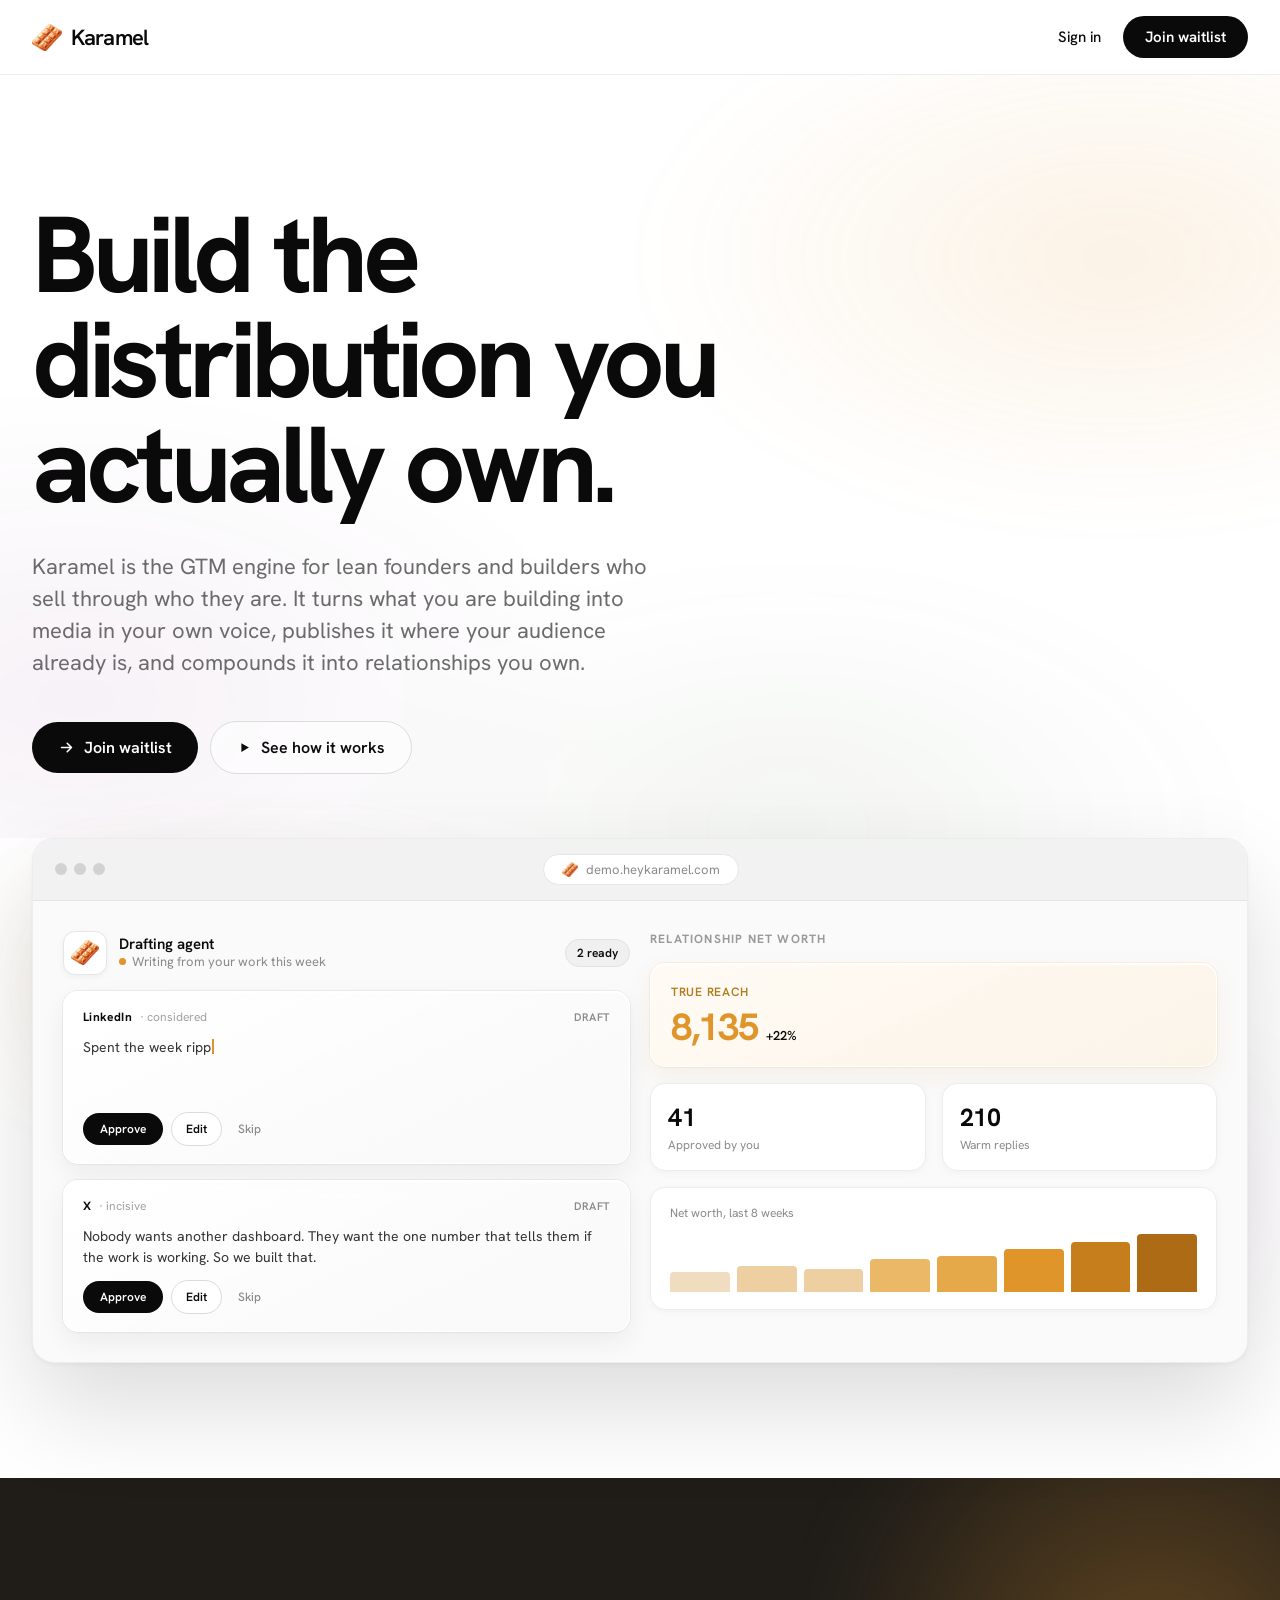
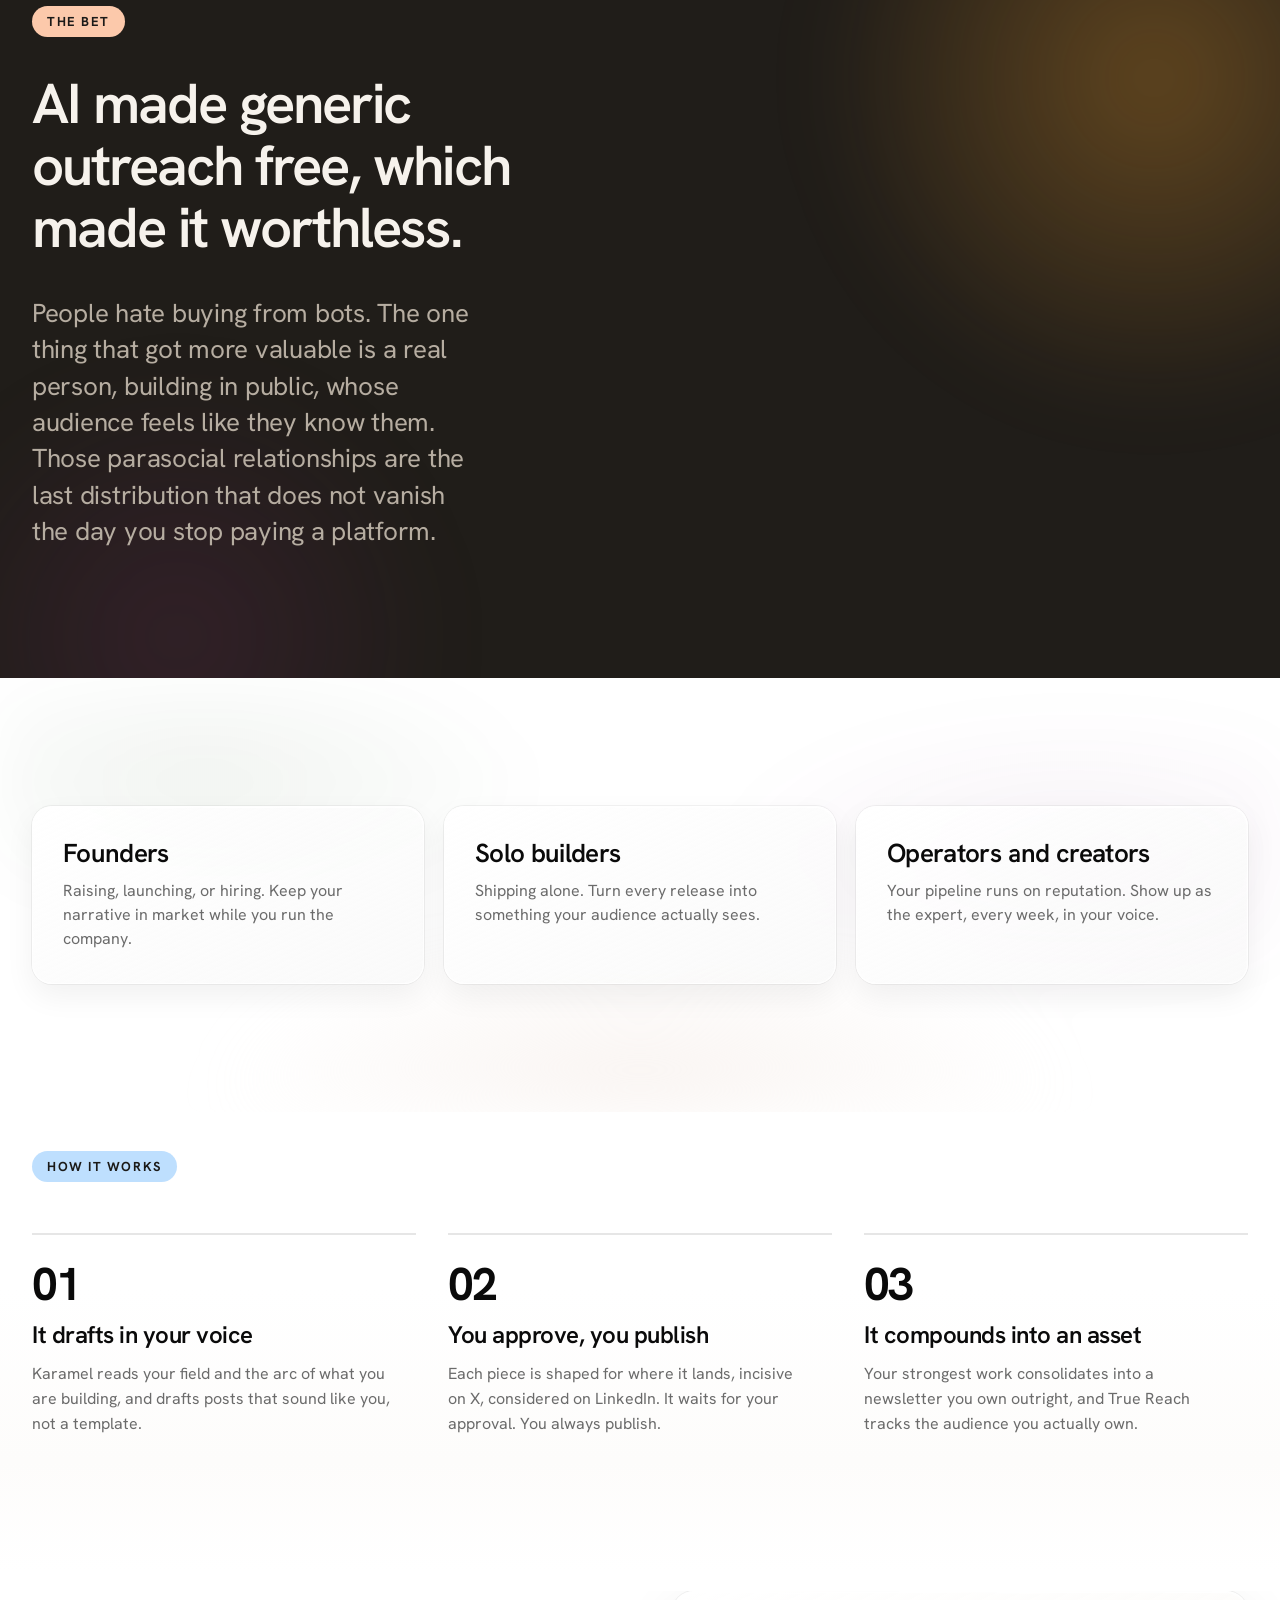
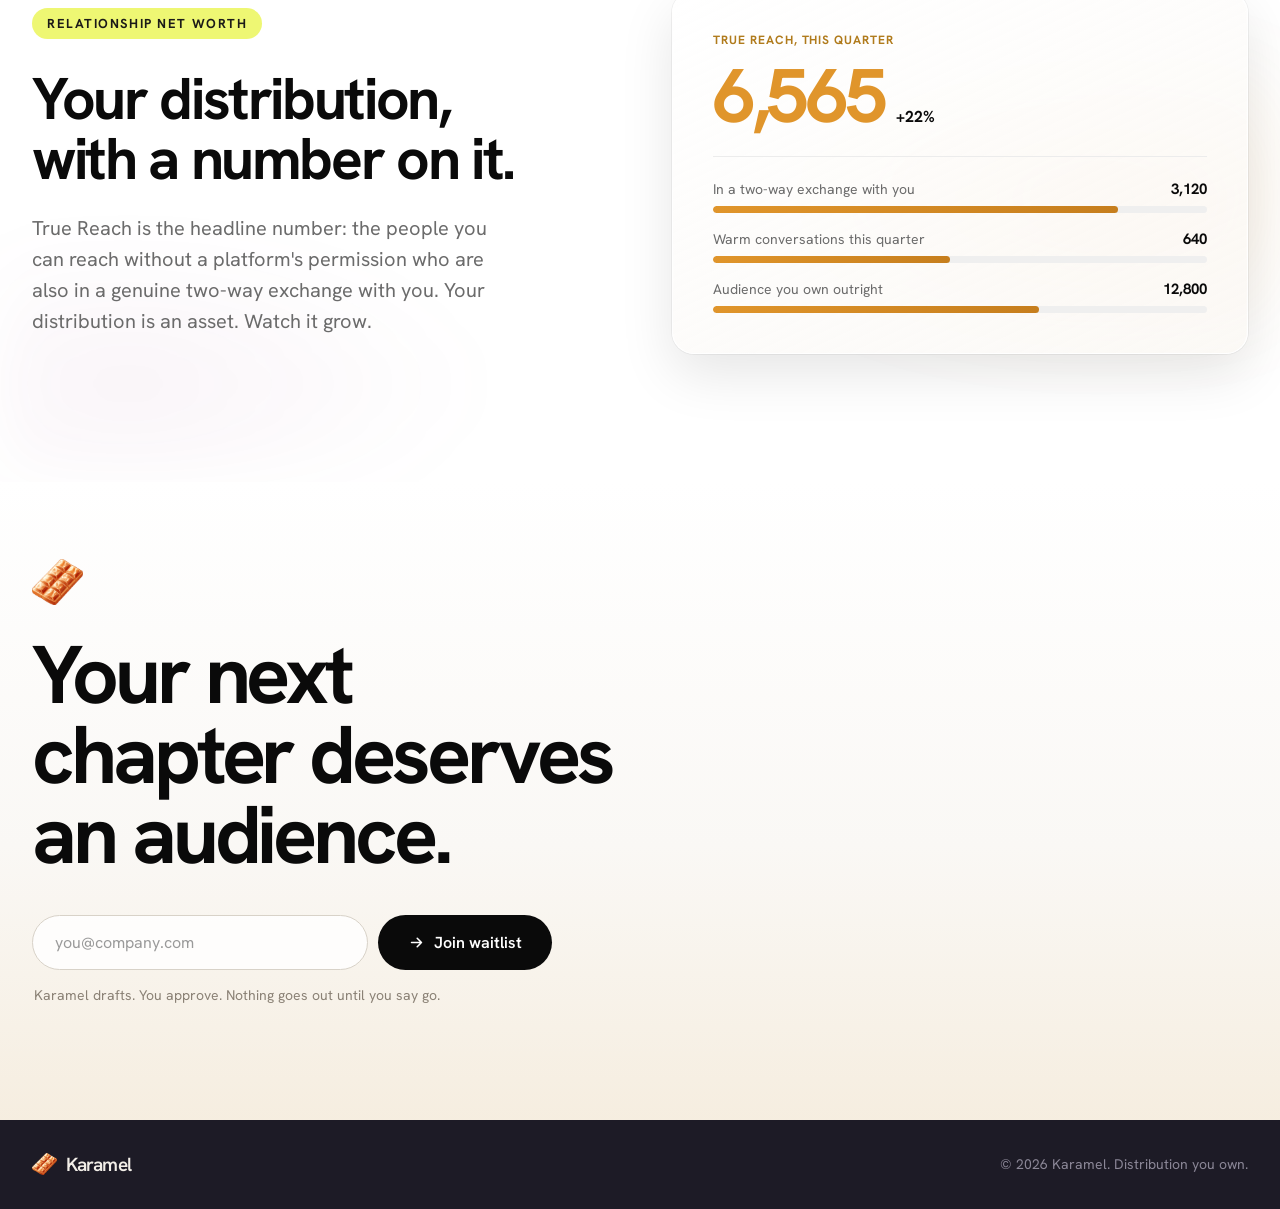
<file: v5/index.html>
<!doctype html>
<html lang="en">
<head>
<meta charset="utf-8">
<meta name="viewport" content="width=device-width, initial-scale=1">
<title>Karamel, build the distribution you actually own</title>
<meta name="description" content="Karamel is the GTM engine for lean founders and builders who sell through who they are. It turns what you are building into media in your own voice, publishes it where your audience already is, and compounds it into relationships you own.">
<link rel="icon" href="../assets/emblem.png">
<link rel="preconnect" href="https://fonts.googleapis.com">
<link rel="preconnect" href="https://fonts.gstatic.com" crossorigin>
<link href="https://fonts.googleapis.com/css2?family=Hanken+Grotesk:wght@400;500;600;700;800&display=swap" rel="stylesheet">
<style>
  body { margin: 0; background: #ffffff; }
  html { scroll-behavior: smooth; }
  a { color: #0a0a0a; text-decoration: none; }
  a:hover { color: #000000; }
  input.kv-field { font-family: 'Hanken Grotesk', system-ui, Helvetica, Arial, sans-serif; }
  input.kv-field::placeholder { color: #9a9a9a; }
  @keyframes kv-pulse { 0%,100% { transform: scale(1); opacity: 1; } 50% { transform: scale(1.5); opacity: .35; } }
  @keyframes kv-pop { 0% { opacity: 0; transform: translateY(6px); } 100% { opacity: 1; transform: none; } }
  @keyframes kv-caret { 0%,100% { opacity: 1; } 50% { opacity: 0; } }
  @keyframes kv-drift { 0%,100% { transform: translate3d(0,0,0) scale(1); } 50% { transform: translate3d(3%,-4%,0) scale(1.08); } }
  @keyframes kv-drift2 { 0%,100% { transform: translate3d(0,0,0) scale(1); } 50% { transform: translate3d(-3%,4%,0) scale(1.1); } }
  @keyframes kv-glow { 0%,100% { opacity: .68; transform: translateX(-50%) scale(1); } 50% { opacity: 1; transform: translateX(-50%) scale(1.1); } }
  /* hover and focus states (converted from the design's inline hover/focus attributes) */
  .kv-nav-cta:hover { background: #262626; transform: translateY(-1px); }
  .kv-hero-primary:hover { background: #262626; transform: translateY(-2px); box-shadow: 0 12px 28px rgba(10,10,10,0.22); }
  .kv-hero-ghost:hover { border-color: #0a0a0a; transform: translateY(-2px); background: #ffffff; }
  .kv-approve:hover { background: #262626; transform: translateY(-1px); }
  .kv-edit:hover { border-color: #0a0a0a; }
  .kv-skip:hover { color: #0a0a0a; }
  .kv-pill:hover { transform: rotate(-2.5deg) scale(1.06); }
  .kv-case:hover { transform: translateY(-8px) rotate(-1.4deg); box-shadow: inset 0 1px 1px rgba(255,255,255,0.97), 0 0 0 1px rgba(224,149,43,0.16), 0 26px 54px rgba(0,0,0,0.12); }
  .kv-step:hover { transform: translateY(-6px) scale(1.02); border-color: #e0952b; }
  .kv-field:focus { border-color: #e0952b; box-shadow: 0 0 0 4px rgba(224,149,43,0.18); }
  .kv-wl-submit:hover { background: #262626; transform: translateY(-2px); box-shadow: 0 12px 28px rgba(10,10,10,0.22); }
  @media (prefers-reduced-motion: reduce) {
    * { animation: none !important; transition: none !important; }
    [data-reveal] { opacity: 1 !important; transform: none !important; }
  }
</style>
</head>
<body>
<div style="font-family: 'Hanken Grotesk', system-ui, Helvetica, Arial, sans-serif; color: #0a0a0a; background: #ffffff; overflow-x: hidden;">

  <!-- NAV -->
  <nav style="position: sticky; top: 0; z-index: 50; background: rgba(255,255,255,0.82); backdrop-filter: blur(16px) saturate(150%); -webkit-backdrop-filter: blur(16px) saturate(150%); border-bottom: 1px solid #eeeeee;">
    <div style="max-width: 1240px; margin: 0 auto; padding: 16px 32px; display: flex; align-items: center; justify-content: space-between; gap: 16px;">
      <a href="#top" style="display: flex; align-items: center; gap: 9px; flex-shrink: 0;">
        <img src="../assets/emblem.png" alt="Karamel" style="height: 27px; width: auto; display: block;">
        <span style="font-size: 22px; font-weight: 600; letter-spacing: -0.04em; color: #0a0a0a;">Karamel</span>
      </a>
      <div style="display: flex; align-items: center; gap: clamp(10px,2vw,22px);">
        <a href="#waitlist" style="font-size: 15px; font-weight: 500; color: #0a0a0a;">Sign in</a>
        <a href="#waitlist" class="kv-nav-cta" style="display: inline-flex; align-items: center; padding: 11px 22px; font-size: 15px; font-weight: 600; color: #ffffff; background: #0a0a0a; border-radius: 999px; white-space: nowrap; transition: background .2s ease, transform .2s ease;">Join waitlist</a>
      </div>
    </div>
  </nav>

  <!-- HERO -->
  <header id="top" style="position: relative; overflow: hidden;">
    <div style="position: absolute; inset: -12% -8% auto -8%; height: 120%; z-index: 0; pointer-events: none; background: radial-gradient(46% 42% at 82% 30%, rgba(224,149,43,0.12), transparent 70%), radial-gradient(50% 46% at 12% 78%, rgba(107,24,111,0.06), transparent 72%), radial-gradient(44% 40% at 60% 92%, rgba(12,60,6,0.05), transparent 72%); filter: blur(26px); animation: kv-drift 30s ease-in-out infinite;"></div>
    <div style="position: relative; z-index: 1; max-width: 1240px; margin: 0 auto; padding: clamp(64px,10vw,132px) 32px clamp(40px,5vw,64px);">
      <h1 data-reveal style="font-size: clamp(52px,9vw,108px); font-weight: 700; letter-spacing: -0.05em; line-height: 0.97; margin: 0 0 clamp(24px,3vw,34px); max-width: 15ch; text-wrap: balance; color: #0a0a0a;">Build the distribution you actually own.</h1>
      <p data-reveal style="font-size: clamp(18px,1.9vw,22px); line-height: 1.45; color: #6b6b6b; max-width: 620px; margin: 0 0 clamp(30px,4vw,42px); text-wrap: pretty;">Karamel is the GTM engine for lean founders and builders who sell through who they are. It turns what you are building into media in your own voice, publishes it where your audience already is, and compounds it into relationships you own.</p>
      <div data-reveal style="display: flex; align-items: center; gap: 12px; flex-wrap: wrap;">
        <a href="#waitlist" class="kv-hero-primary" style="display: inline-flex; align-items: center; gap: 9px; padding: 15px 26px; font-size: 16px; font-weight: 600; color: #ffffff; background: #0a0a0a; border-radius: 999px; transition: background .2s ease, transform .2s ease, box-shadow .2s ease;">
          <svg width="17" height="17" viewBox="0 0 24 24" fill="none"><path d="M5 12h14M13 6l6 6-6 6" stroke="#ffffff" stroke-width="2.2" stroke-linecap="round" stroke-linejoin="round"/></svg>Join waitlist
        </a>
        <a href="#how" class="kv-hero-ghost" style="display: inline-flex; align-items: center; gap: 9px; padding: 15px 26px; font-size: 16px; font-weight: 600; color: #0a0a0a; background: rgba(255,255,255,0.6); border: 1px solid #dcdcdc; border-radius: 999px; transition: border-color .2s ease, transform .2s ease, background .2s ease;">
          <svg width="15" height="15" viewBox="0 0 24 24" fill="none"><path d="M7 5l12 7-12 7V5z" fill="#0a0a0a"/></svg>See how it works
        </a>
      </div>
    </div>
  </header>

  <!-- PRODUCT SHOT -->
  <section id="kv-product" style="position: relative; max-width: 1240px; margin: 0 auto; padding: 0 32px clamp(72px,9vw,128px);">
    <div style="position: absolute; inset: -6% 0 8% 0; z-index: 0; pointer-events: none; background: radial-gradient(40% 38% at 20% 30%, rgba(224,149,43,0.1), transparent 70%), radial-gradient(42% 40% at 84% 62%, rgba(107,24,111,0.05), transparent 72%); filter: blur(30px); animation: kv-drift2 34s ease-in-out infinite;"></div>
    <div data-reveal style="position: relative; z-index: 1; border-radius: 22px; overflow: hidden; background: #fafafa; border: 1px solid #ededed; box-shadow: 0 2px 4px rgba(0,0,0,0.04), 0 44px 100px rgba(0,0,0,0.14);">
      <div style="display: flex; align-items: center; gap: 14px; padding: 15px 22px; background: #f2f2f2; border-bottom: 1px solid #e6e6e6;">
        <div style="display: flex; gap: 7px;">
          <span style="width: 12px; height: 12px; border-radius: 50%; background: #d2d2d2;"></span>
          <span style="width: 12px; height: 12px; border-radius: 50%; background: #d2d2d2;"></span>
          <span style="width: 12px; height: 12px; border-radius: 50%; background: #d2d2d2;"></span>
        </div>
        <div style="display: flex; align-items: center; gap: 8px; margin: 0 auto; padding: 6px 18px; background: #ffffff; border: 1px solid #e6e6e6; border-radius: 999px; font-size: 13px; color: #8a8a8a;">
          <img src="../assets/emblem.png" alt="" style="height: 15px; width: auto;">demo.heykaramel.com
        </div>
        <div style="width: 48px;"></div>
      </div>
      <div style="padding: clamp(20px,2.6vw,30px); display: grid; grid-template-columns: repeat(auto-fit, minmax(300px, 1fr)); gap: 20px;">

        <div style="display: flex; flex-direction: column; gap: 16px; min-width: 0;">
          <div style="display: flex; align-items: center; gap: 12px;">
            <span style="width: 42px; height: 42px; border-radius: 12px; background: #ffffff; border: 1px solid #e6e6e6; display: flex; align-items: center; justify-content: center; flex-shrink: 0; box-shadow: 0 2px 6px rgba(0,0,0,0.05);"><img src="../assets/emblem.png" alt="" style="width: 28px; height: 28px; object-fit: contain;"></span>
            <div style="min-width: 0;">
              <div style="font-size: 15px; font-weight: 600; color: #0a0a0a; line-height: 1.2;">Drafting agent</div>
              <div style="font-size: 13px; color: #8a8a8a; display: flex; align-items: center; gap: 6px;"><span style="width: 7px; height: 7px; border-radius: 50%; background: #e0952b; display: inline-block; animation: kv-pulse 1.8s ease-in-out infinite;"></span>Writing from your work this week</div>
            </div>
            <span style="margin-left: auto; font-size: 12px; font-weight: 600; color: #0a0a0a; background: #f0f0f0; border: 1px solid #e2e2e2; padding: 5px 11px; border-radius: 999px; white-space: nowrap;">2 ready</span>
          </div>

          <div style="background: linear-gradient(155deg, rgba(255,255,255,0.92), rgba(248,248,248,0.72)); border: 1px solid rgba(255,255,255,0.9); box-shadow: inset 0 1px 1px rgba(255,255,255,0.95), 0 0 0 1px rgba(0,0,0,0.05), 0 10px 26px rgba(0,0,0,0.06); border-radius: 15px; padding: 17px 19px; display: flex; flex-direction: column; gap: 12px;">
            <div style="display: flex; align-items: center; gap: 8px;"><span style="font-size: 12px; font-weight: 700; letter-spacing: 0.03em; color: #0a0a0a;">LinkedIn</span><span style="font-size: 12px; color: #a0a0a0;">· considered</span><span style="margin-left: auto; font-size: 11px; font-weight: 600; letter-spacing: 0.05em; text-transform: uppercase; color: #8a8a8a;">Draft</span></div>
            <p style="margin: 0; font-size: 14px; line-height: 1.5; color: #333333; min-height: 63px;"><span id="kv-type"></span><span id="kv-caret" style="display: inline-block; width: 2px; height: 15px; background: #e0952b; margin-left: 1px; vertical-align: -2px; animation: kv-caret 1s step-end infinite;"></span></p>
            <div id="kv-draft-pending" style="display: flex; gap: 8px; align-items: center;">
              <button onclick="kvApprove()" class="kv-approve" style="font-size: 12px; font-weight: 600; font-family: inherit; color: #ffffff; background: #0a0a0a; border: none; padding: 8px 17px; border-radius: 999px; cursor: pointer; transition: background .2s ease, transform .2s ease;">Approve</button>
              <button class="kv-edit" style="font-size: 12px; font-weight: 600; font-family: inherit; color: #0a0a0a; background: #ffffff; border: 1px solid #dcdcdc; padding: 8px 14px; border-radius: 999px; cursor: pointer; transition: border-color .2s ease;">Edit</button>
              <button class="kv-skip" style="font-size: 12px; font-weight: 500; font-family: inherit; color: #8a8a8a; background: transparent; border: none; padding: 8px; cursor: pointer; transition: color .2s ease;">Skip</button>
            </div>
            <div id="kv-draft-approved" style="display: none; align-items: center; gap: 9px; font-size: 13px; color: #0a0a0a; background: #fbf1e2; border: 1px solid #f0dcbe; border-radius: 10px; padding: 9px 12px; animation: kv-pop .3s ease both;">
              <span style="width: 20px; height: 20px; border-radius: 50%; background: #e0952b; display: inline-flex; align-items: center; justify-content: center; flex-shrink: 0;"><svg width="12" height="12" viewBox="0 0 24 24" fill="none"><path d="M5 13l4 4L19 7" stroke="#ffffff" stroke-width="2.8" stroke-linecap="round" stroke-linejoin="round"/></svg></span>
              <span><strong>Approved by you.</strong> Scheduled for 9:00 AM.</span>
            </div>
          </div>

          <div style="background: linear-gradient(155deg, rgba(255,255,255,0.92), rgba(248,248,248,0.72)); border: 1px solid rgba(255,255,255,0.9); box-shadow: inset 0 1px 1px rgba(255,255,255,0.95), 0 0 0 1px rgba(0,0,0,0.05), 0 10px 26px rgba(0,0,0,0.06); border-radius: 15px; padding: 17px 19px; display: flex; flex-direction: column; gap: 12px;">
            <div style="display: flex; align-items: center; gap: 8px;"><span style="font-size: 12px; font-weight: 700; letter-spacing: 0.03em; color: #0a0a0a;">X</span><span style="font-size: 12px; color: #a0a0a0;">· incisive</span><span style="margin-left: auto; font-size: 11px; font-weight: 600; letter-spacing: 0.05em; text-transform: uppercase; color: #8a8a8a;">Draft</span></div>
            <p style="margin: 0; font-size: 14px; line-height: 1.5; color: #333333;">Nobody wants another dashboard. They want the one number that tells them if the work is working. So we built that.</p>
            <div style="display: flex; gap: 8px; align-items: center;"><span style="font-size: 12px; font-weight: 600; color: #ffffff; background: #0a0a0a; padding: 8px 17px; border-radius: 999px;">Approve</span><span style="font-size: 12px; font-weight: 600; color: #0a0a0a; background: #ffffff; border: 1px solid #dcdcdc; padding: 8px 14px; border-radius: 999px;">Edit</span><span style="font-size: 12px; font-weight: 500; color: #8a8a8a; padding: 8px;">Skip</span></div>
          </div>
        </div>

        <div style="display: flex; flex-direction: column; gap: 16px; min-width: 0;">
          <div style="font-size: 12px; font-weight: 700; letter-spacing: 0.1em; text-transform: uppercase; color: #9a9a9a;">Relationship net worth</div>
          <div style="background: linear-gradient(155deg, rgba(255,250,243,0.94), rgba(251,241,226,0.72)); border: 1px solid rgba(255,255,255,0.9); box-shadow: inset 0 1px 1px rgba(255,255,255,0.95), 0 0 0 1px rgba(224,149,43,0.12), 0 10px 26px rgba(176,110,30,0.08); border-radius: 15px; padding: 20px;">
            <div style="font-size: 12px; font-weight: 600; letter-spacing: 0.06em; text-transform: uppercase; color: #b07b1c; margin-bottom: 8px;">True Reach</div>
            <div style="display: flex; align-items: baseline; gap: 9px;"><span data-count="8240" style="font-size: 38px; font-weight: 700; letter-spacing: -0.035em; color: #e0952b; font-variant-numeric: tabular-nums; line-height: 1;">8,240</span><span style="font-size: 13px; font-weight: 600; color: #0a0a0a;">+22%</span></div>
          </div>
          <div style="display: grid; grid-template-columns: 1fr 1fr; gap: 16px;">
            <div style="background: #ffffff; border: 1px solid #ededed; border-radius: 15px; padding: 17px; box-shadow: 0 2px 8px rgba(0,0,0,0.04);"><div style="font-size: 25px; font-weight: 700; color: #0a0a0a; letter-spacing: -0.02em; font-variant-numeric: tabular-nums;">41</div><div style="font-size: 12px; color: #8a8a8a; margin-top: 3px;">Approved by you</div></div>
            <div style="background: #ffffff; border: 1px solid #ededed; border-radius: 15px; padding: 17px; box-shadow: 0 2px 8px rgba(0,0,0,0.04);"><div style="font-size: 25px; font-weight: 700; color: #0a0a0a; letter-spacing: -0.02em; font-variant-numeric: tabular-nums;">210</div><div style="font-size: 12px; color: #8a8a8a; margin-top: 3px;">Warm replies</div></div>
          </div>
          <div style="background: #ffffff; border: 1px solid #ededed; border-radius: 15px; padding: 17px 19px; box-shadow: 0 2px 8px rgba(0,0,0,0.04);">
            <div style="font-size: 12px; color: #8a8a8a; margin-bottom: 13px;">Net worth, last 8 weeks</div>
            <div style="display: flex; align-items: flex-end; gap: 7px; height: 58px;">
              <div style="flex: 1; height: 34%; background: #f0dcbe; border-radius: 4px 4px 0 0;"></div>
              <div style="flex: 1; height: 44%; background: #eecfa2; border-radius: 4px 4px 0 0;"></div>
              <div style="flex: 1; height: 40%; background: #eecfa2; border-radius: 4px 4px 0 0;"></div>
              <div style="flex: 1; height: 56%; background: #eab866; border-radius: 4px 4px 0 0;"></div>
              <div style="flex: 1; height: 62%; background: #e6a949; border-radius: 4px 4px 0 0;"></div>
              <div style="flex: 1; height: 74%; background: #e0952b; border-radius: 4px 4px 0 0;"></div>
              <div style="flex: 1; height: 86%; background: #c67e1d; border-radius: 4px 4px 0 0;"></div>
              <div style="flex: 1; height: 100%; background: #ac6b14; border-radius: 4px 4px 0 0;"></div>
            </div>
          </div>
        </div>

      </div>
    </div>
  </section>

  <!-- STATEMENT / THE BET (dark section) -->
  <section style="position: relative; overflow: hidden; background: #201d19;">
    <div style="position: absolute; top: -20%; left: 62%; width: 720px; height: 720px; z-index: 0; pointer-events: none; border-radius: 50%; background: radial-gradient(circle, rgba(224,149,43,0.34), rgba(224,149,43,0) 66%); filter: blur(38px); animation: kv-glow 12s ease-in-out infinite;"></div>
    <div style="position: absolute; bottom: -30%; left: -8%; width: 560px; height: 560px; z-index: 0; pointer-events: none; border-radius: 50%; background: radial-gradient(circle, rgba(150,50,125,0.16), rgba(150,50,125,0) 68%); filter: blur(40px); animation: kv-drift2 26s ease-in-out infinite;"></div>
    <div style="position: relative; z-index: 1; max-width: 1240px; margin: 0 auto; padding: clamp(72px,10vw,140px) 32px;">
      <p data-reveal style="margin: 0 0 clamp(24px,3vw,36px);"><span class="kv-pill" style="display: inline-block; padding: 7px 15px; font-size: 13px; font-weight: 700; letter-spacing: 0.12em; text-transform: uppercase; color: #1b1a18; background: #fcc9ab; border-radius: 999px; transition: transform .25s cubic-bezier(.34,1.56,.64,1);">The bet</span></p>
      <p data-reveal style="font-size: clamp(30px,4.4vw,58px); font-weight: 600; letter-spacing: -0.035em; line-height: 1.1; margin: 0; max-width: 20ch; color: #f6f2ec; text-wrap: balance;">AI made generic outreach free, which made it worthless.</p>
      <p data-reveal style="font-size: clamp(19px,2.1vw,26px); font-weight: 400; letter-spacing: -0.01em; line-height: 1.4; margin: clamp(24px,3vw,36px) 0 0; max-width: 30ch; color: #b6ada1; text-wrap: pretty;">People hate buying from bots. The one thing that got more valuable is a real person, building in public, whose audience feels like they know them. Those parasocial relationships are the last distribution that does not vanish the day you stop paying a platform.</p>
    </div>
  </section>

  <!-- USE-CASE CARDS -->
  <section style="position: relative; overflow: hidden;">
    <div style="position: absolute; inset: 0; z-index: 0; pointer-events: none; background: radial-gradient(38% 44% at 16% 24%, rgba(12,60,6,0.06), transparent 70%), radial-gradient(40% 46% at 84% 40%, rgba(107,24,111,0.06), transparent 72%), radial-gradient(46% 50% at 50% 96%, rgba(245,236,231,0.6), transparent 72%); filter: blur(28px); animation: kv-drift 32s ease-in-out infinite;"></div>
    <div style="position: relative; z-index: 1; max-width: 1240px; margin: 0 auto; padding: clamp(72px,10vw,140px) 32px;">
      <div style="display: grid; grid-template-columns: repeat(auto-fit, minmax(280px, 1fr)); gap: 20px;">
        <div data-reveal class="kv-case" style="background: linear-gradient(155deg, rgba(255,255,255,0.92), rgba(248,248,248,0.7)); border: 1px solid rgba(255,255,255,0.9); box-shadow: inset 0 1px 1px rgba(255,255,255,0.95), 0 0 0 1px rgba(0,0,0,0.05), 0 12px 30px rgba(0,0,0,0.06); border-radius: 20px; padding: 32px 30px; display: flex; flex-direction: column; gap: 12px; height: 100%; box-sizing: border-box; transition: transform .32s cubic-bezier(.34,1.56,.64,1), box-shadow .28s ease;">
          <div style="font-size: clamp(22px,2.4vw,26px); font-weight: 600; letter-spacing: -0.025em; color: #0a0a0a; line-height: 1.1;">Founders</div>
          <div style="font-size: 16px; line-height: 1.5; color: #6b6b6b;">Raising, launching, or hiring. Keep your narrative in market while you run the company.</div>
        </div>
        <div data-reveal class="kv-case" style="background: linear-gradient(155deg, rgba(255,255,255,0.92), rgba(248,248,248,0.7)); border: 1px solid rgba(255,255,255,0.9); box-shadow: inset 0 1px 1px rgba(255,255,255,0.95), 0 0 0 1px rgba(0,0,0,0.05), 0 12px 30px rgba(0,0,0,0.06); border-radius: 20px; padding: 32px 30px; display: flex; flex-direction: column; gap: 12px; height: 100%; box-sizing: border-box; transition: transform .32s cubic-bezier(.34,1.56,.64,1), box-shadow .28s ease;">
          <div style="font-size: clamp(22px,2.4vw,26px); font-weight: 600; letter-spacing: -0.025em; color: #0a0a0a; line-height: 1.1;">Solo builders</div>
          <div style="font-size: 16px; line-height: 1.5; color: #6b6b6b;">Shipping alone. Turn every release into something your audience actually sees.</div>
        </div>
        <div data-reveal class="kv-case" style="background: linear-gradient(155deg, rgba(255,255,255,0.92), rgba(248,248,248,0.7)); border: 1px solid rgba(255,255,255,0.9); box-shadow: inset 0 1px 1px rgba(255,255,255,0.95), 0 0 0 1px rgba(0,0,0,0.05), 0 12px 30px rgba(0,0,0,0.06); border-radius: 20px; padding: 32px 30px; display: flex; flex-direction: column; gap: 12px; height: 100%; box-sizing: border-box; transition: transform .32s cubic-bezier(.34,1.56,.64,1), box-shadow .28s ease;">
          <div style="font-size: clamp(22px,2.4vw,26px); font-weight: 600; letter-spacing: -0.025em; color: #0a0a0a; line-height: 1.1;">Operators and creators</div>
          <div style="font-size: 16px; line-height: 1.5; color: #6b6b6b;">Your pipeline runs on reputation. Show up as the expert, every week, in your voice.</div>
        </div>
      </div>
    </div>
  </section>

  <!-- NUMBERED STEPS -->
  <section id="how" style="position: relative;">
    <div style="position: absolute; inset: 0; z-index: 0; pointer-events: none; background: linear-gradient(180deg, #ffffff 0%, rgba(250,248,245,0) 37%, rgba(251,249,247,0.5) 73%, #ffffff 96%);"></div>
    <div style="position: relative; z-index: 1; max-width: 1240px; margin: 0 auto; padding: clamp(20px,3vw,40px) 32px clamp(72px,10vw,140px);">
      <p data-reveal style="margin: 0 0 clamp(36px,4vw,56px);"><span class="kv-pill" style="display: inline-block; padding: 7px 15px; font-size: 13px; font-weight: 700; letter-spacing: 0.12em; text-transform: uppercase; color: #1b1a18; background: #bedffe; border-radius: 999px; transition: transform .25s cubic-bezier(.34,1.56,.64,1);">How it works</span></p>
      <div style="display: grid; grid-template-columns: repeat(auto-fit, minmax(280px, 1fr)); gap: clamp(20px,3vw,32px);">
        <div data-reveal class="kv-step" style="display: flex; flex-direction: column; gap: 14px; padding: 26px 22px 26px 0; border-top: 2px solid #e6e6e6; transition: transform .32s cubic-bezier(.34,1.56,.64,1), border-color .28s ease;">
          <div style="font-size: clamp(34px,4vw,46px); font-weight: 700; letter-spacing: -0.04em; color: #0a0a0a; font-variant-numeric: tabular-nums; line-height: 1;">01</div>
          <div style="font-size: clamp(20px,2.1vw,24px); font-weight: 600; letter-spacing: -0.02em; color: #0a0a0a; line-height: 1.15;">It drafts in your voice</div>
          <div style="font-size: 16px; line-height: 1.55; color: #6b6b6b;">Karamel reads your field and the arc of what you are building, and drafts posts that sound like you, not a template.</div>
        </div>
        <div data-reveal class="kv-step" style="display: flex; flex-direction: column; gap: 14px; padding: 26px 22px 26px 0; border-top: 2px solid #e6e6e6; transition: transform .32s cubic-bezier(.34,1.56,.64,1), border-color .28s ease;">
          <div style="font-size: clamp(34px,4vw,46px); font-weight: 700; letter-spacing: -0.04em; color: #0a0a0a; font-variant-numeric: tabular-nums; line-height: 1;">02</div>
          <div style="font-size: clamp(20px,2.1vw,24px); font-weight: 600; letter-spacing: -0.02em; color: #0a0a0a; line-height: 1.15;">You approve, you publish</div>
          <div style="font-size: 16px; line-height: 1.55; color: #6b6b6b;">Each piece is shaped for where it lands, incisive on X, considered on LinkedIn. It waits for your approval. You always publish.</div>
        </div>
        <div data-reveal class="kv-step" style="display: flex; flex-direction: column; gap: 14px; padding: 26px 22px 26px 0; border-top: 2px solid #e6e6e6; transition: transform .32s cubic-bezier(.34,1.56,.64,1), border-color .28s ease;">
          <div style="font-size: clamp(34px,4vw,46px); font-weight: 700; letter-spacing: -0.04em; color: #0a0a0a; font-variant-numeric: tabular-nums; line-height: 1;">03</div>
          <div style="font-size: clamp(20px,2.1vw,24px); font-weight: 600; letter-spacing: -0.02em; color: #0a0a0a; line-height: 1.15;">It compounds into an asset</div>
          <div style="font-size: 16px; line-height: 1.55; color: #6b6b6b;">Your strongest work consolidates into a newsletter you own outright, and True Reach tracks the audience you actually own.</div>
        </div>
      </div>
    </div>
  </section>

  <!-- TRUE REACH METRIC -->
  <section style="position: relative; overflow: hidden;">
    <div style="position: absolute; inset: 0; z-index: 0; pointer-events: none; background: radial-gradient(44% 50% at 86% 42%, rgba(224,149,43,0.12), transparent 70%), radial-gradient(40% 44% at 10% 80%, rgba(150,50,125,0.05), transparent 72%); filter: blur(30px); animation: kv-drift2 30s ease-in-out infinite;"></div>
    <div style="position: relative; z-index: 1; max-width: 1240px; margin: 0 auto; padding: 0 32px clamp(72px,10vw,140px);">
      <div style="display: grid; grid-template-columns: repeat(auto-fit, minmax(320px, 1fr)); gap: clamp(32px,5vw,72px); align-items: center;">
        <div>
          <p data-reveal style="margin: 0 0 clamp(20px,2.5vw,30px);"><span class="kv-pill" style="display: inline-block; padding: 7px 15px; font-size: 13px; font-weight: 700; letter-spacing: 0.12em; text-transform: uppercase; color: #1b1a18; background: #eef773; border-radius: 999px; transition: transform .25s cubic-bezier(.34,1.56,.64,1);">Relationship net worth</span></p>
          <h2 data-reveal style="font-size: clamp(34px,4.6vw,60px); font-weight: 700; letter-spacing: -0.04em; line-height: 1.02; margin: 0 0 24px; color: #0a0a0a; text-wrap: balance;">Your distribution, with a number on it.</h2>
          <p data-reveal style="font-size: clamp(17px,1.9vw,20px); line-height: 1.55; color: #6b6b6b; margin: 0; max-width: 44ch; text-wrap: pretty;">True Reach is the headline number: the people you can reach without a platform's permission who are also in a genuine two-way exchange with you. Your distribution is an asset. Watch it grow.</p>
        </div>
        <div data-reveal style="background: linear-gradient(155deg, rgba(255,255,255,0.94), rgba(250,247,243,0.72)); border: 1px solid rgba(255,255,255,0.92); box-shadow: inset 0 1px 1px rgba(255,255,255,0.96), 0 0 0 1px rgba(0,0,0,0.05), 0 20px 54px rgba(0,0,0,0.1); border-radius: 22px; padding: clamp(28px,3.5vw,40px); display: flex; flex-direction: column; gap: 22px;">
          <div>
            <div style="font-size: 12px; font-weight: 700; letter-spacing: 0.08em; text-transform: uppercase; color: #b07b1c; margin-bottom: 10px;">True Reach, this quarter</div>
            <div style="display: flex; align-items: baseline; gap: 12px; flex-wrap: wrap;"><span data-count="8240" style="font-size: clamp(52px,8vw,76px); font-weight: 700; letter-spacing: -0.05em; color: #e0952b; line-height: 1; font-variant-numeric: tabular-nums;">8,240</span><span style="font-size: 16px; font-weight: 700; color: #0a0a0a;">+22%</span></div>
          </div>
          <div style="height: 1px; background: #ececec;"></div>
          <div style="display: flex; flex-direction: column; gap: 16px;">
            <div style="display: flex; flex-direction: column; gap: 7px;">
              <div style="display: flex; justify-content: space-between; align-items: baseline;"><span style="font-size: 14px; color: #6b6b6b;">In a two-way exchange with you</span><span style="font-size: 15px; font-weight: 700; color: #0a0a0a; font-variant-numeric: tabular-nums;">3,120</span></div>
              <div style="height: 7px; border-radius: 999px; background: #efefef; overflow: hidden;"><div data-bar="82%" style="height: 100%; width: 82%; border-radius: 999px; background: linear-gradient(90deg, #e0952b, #c67e1d); transform-origin: left; transition: transform .9s cubic-bezier(.2,.8,.2,1);"></div></div>
            </div>
            <div style="display: flex; flex-direction: column; gap: 7px;">
              <div style="display: flex; justify-content: space-between; align-items: baseline;"><span style="font-size: 14px; color: #6b6b6b;">Warm conversations this quarter</span><span style="font-size: 15px; font-weight: 700; color: #0a0a0a; font-variant-numeric: tabular-nums;">640</span></div>
              <div style="height: 7px; border-radius: 999px; background: #efefef; overflow: hidden;"><div data-bar="48%" style="height: 100%; width: 48%; border-radius: 999px; background: linear-gradient(90deg, #e0952b, #c67e1d); transform-origin: left; transition: transform .9s cubic-bezier(.2,.8,.2,1);"></div></div>
            </div>
            <div style="display: flex; flex-direction: column; gap: 7px;">
              <div style="display: flex; justify-content: space-between; align-items: baseline;"><span style="font-size: 14px; color: #6b6b6b;">Audience you own outright</span><span style="font-size: 15px; font-weight: 700; color: #0a0a0a; font-variant-numeric: tabular-nums;">12,800</span></div>
              <div style="height: 7px; border-radius: 999px; background: #efefef; overflow: hidden;"><div data-bar="66%" style="height: 100%; width: 66%; border-radius: 999px; background: linear-gradient(90deg, #e0952b, #c67e1d); transform-origin: left; transition: transform .9s cubic-bezier(.2,.8,.2,1);"></div></div>
            </div>
          </div>
        </div>
      </div>
    </div>
  </section>

  <!-- CLOSING CTA + FOOTER (vertical fade into cream, footer carries its own dark) -->
  <div style="background: linear-gradient(180deg, #ffffff 0%, #faf8f5 50%, #f4ead9 100%);">
    <section id="waitlist" data-reveal style="max-width: 1240px; margin: 0 auto; padding: clamp(40px,6vw,80px) 32px clamp(72px,9vw,120px);">
      <img src="../assets/emblem.png" alt="" style="height: 46px; width: auto; display: block; margin: 0 0 clamp(22px,2.6vw,30px);">
      <h2 style="font-size: clamp(40px,6.4vw,84px); font-weight: 700; letter-spacing: -0.05em; line-height: 0.98; margin: 0 0 clamp(28px,3.5vw,40px); max-width: 16ch; color: #0a0a0a; text-wrap: balance;">Your next chapter deserves an audience.</h2>
      <div class="km-wl">
        <div class="km-wl-open">
          <form onsubmit="return joinWaitlist(event)" style="display: flex; gap: 10px; flex-wrap: wrap; max-width: 520px;">
            <input class="kv-field" type="email" required placeholder="you@company.com" style="flex: 1; min-width: 220px; padding: 16px 22px; font-size: 16px; border: 1px solid #d8d2c8; border-radius: 999px; background: rgba(255,255,255,0.85); color: #0a0a0a; outline: none; box-sizing: border-box; transition: border-color .2s ease, box-shadow .2s ease, transform .2s ease;">
            <button type="submit" class="kv-wl-submit" style="display: inline-flex; align-items: center; gap: 9px; padding: 16px 30px; font-size: 16px; font-weight: 600; font-family: inherit; color: #ffffff; background: #0a0a0a; border: none; border-radius: 999px; cursor: pointer; white-space: nowrap; transition: background .2s ease, transform .2s ease, box-shadow .2s ease;">
              <svg width="17" height="17" viewBox="0 0 24 24" fill="none"><path d="M5 12h14M13 6l6 6-6 6" stroke="#ffffff" stroke-width="2.2" stroke-linecap="round" stroke-linejoin="round"/></svg>Join waitlist
            </button>
          </form>
        </div>
        <div class="km-wl-joined" style="display: none;">
          <div style="display: inline-flex; align-items: center; gap: 13px; padding: 16px 24px; background: rgba(255,255,255,0.85); border: 1px solid #f0dcbe; border-radius: 999px; animation: kv-pop .35s ease both;">
            <span style="width: 30px; height: 30px; border-radius: 50%; background: #e0952b; display: inline-flex; align-items: center; justify-content: center; flex-shrink: 0;"><svg width="16" height="16" viewBox="0 0 24 24" fill="none"><path d="M5 13l4 4L19 7" stroke="#ffffff" stroke-width="2.6" stroke-linecap="round" stroke-linejoin="round"/></svg></span>
            <span style="font-size: 16px; font-weight: 600; color: #0a0a0a;">You're on the list. We'll be in touch.</span>
          </div>
        </div>
      </div>
      <p style="font-size: 14px; color: #8a8175; margin: 16px 2px 0;">Karamel drafts. You approve. Nothing goes out until you say go.</p>
    </section>

    <footer style="background: #1d1b26; padding: 32px 32px;">
      <div style="max-width: 1240px; margin: 0 auto; display: flex; justify-content: space-between; align-items: center; gap: 20px; flex-wrap: wrap;">
        <div style="display: flex; align-items: center; gap: 9px;">
          <img src="../assets/emblem.png" alt="" style="height: 22px; width: auto;">
          <span style="font-size: 19px; font-weight: 600; letter-spacing: -0.04em; color: #f2eee8;">Karamel</span>
        </div>
        <span style="font-size: 14px; color: #8b8797;">© 2026 Karamel. Distribution you own.</span>
      </div>
    </footer>
  </div>
</div>

<script>
  // Waitlist capture. Emails post to a Google Form you own (free, lands in a Google Sheet).
  // Set FORM_ACTION to the form's ".../formResponse" URL and EMAIL_FIELD to the "entry.XXXX" id.
  // Until both are set, a submit is logged to the console and nothing is stored yet.
  var FORM_ACTION = "";
  var EMAIL_FIELD = "";

  function joinWaitlist(e){
    e.preventDefault();
    var form = e.target;
    var wrap = form.closest('.km-wl');
    var input = form.querySelector('input[type=email]');
    var email = (input.value || "").trim();
    if(!email){ return false; }
    function done(){
      if(!wrap){ return; }
      var open = wrap.querySelector('.km-wl-open');
      var joined = wrap.querySelector('.km-wl-joined');
      if(open){ open.style.display = 'none'; }
      if(joined){ joined.style.display = 'flex'; }
    }
    if(!FORM_ACTION || !EMAIL_FIELD){
      console.warn("[waitlist] capture not configured yet, email:", email);
      done();
      return false;
    }
    var body = new URLSearchParams();
    body.append(EMAIL_FIELD, email);
    fetch(FORM_ACTION, { method: "POST", mode: "no-cors", headers: { "Content-Type": "application/x-www-form-urlencoded" }, body: body.toString() }).then(done).catch(done);
    return false;
  }

  // Sample-draft interactivity (approve). Ported from the design's state/handler.
  function kvApprove(){
    document.getElementById('kv-draft-pending').style.display = 'none';
    document.getElementById('kv-draft-approved').style.display = 'flex';
  }

  (function(){
    var reduced = window.matchMedia && window.matchMedia('(prefers-reduced-motion: reduce)').matches;

    // staggered scroll reveals
    var revealEls = Array.prototype.slice.call(document.querySelectorAll('[data-reveal]'));
    revealEls.forEach(function(el){
      var sibs = Array.prototype.slice.call(el.parentElement.children).filter(function(c){ return c.hasAttribute('data-reveal'); });
      var idx = Math.max(0, sibs.indexOf(el));
      el.style.transition = 'opacity .6s ease, transform .75s cubic-bezier(.34,1.56,.64,1)';
      el.style.transitionDelay = Math.min(idx, 6) * 95 + 'ms';
    });
    if('IntersectionObserver' in window && !reduced){
      var io = new IntersectionObserver(function(entries){
        entries.forEach(function(en){
          // clear the inline transform rather than setting 'none', so stylesheet :hover transforms still apply
          if(en.isIntersecting){ en.target.style.opacity = '1'; en.target.style.transform = ''; io.unobserve(en.target); }
        });
      }, { threshold: 0.08, rootMargin: '0px 0px -5% 0px' });
      revealEls.forEach(function(el){
        var r = el.getBoundingClientRect();
        if(r.top > window.innerHeight * 0.92){ el.style.opacity = '0'; el.style.transform = 'translateY(34px) scale(0.97)'; io.observe(el); }
      });
    }

    // count-up on view
    var fmt = function(n){ return Math.round(n).toLocaleString('en-US'); };
    var countUp = function(el, target){
      var dur = 1300, t0 = performance.now();
      var tick = function(t){
        var p = Math.min(1, (t - t0) / dur);
        var e = 1 - Math.pow(1 - p, 3);
        el.textContent = fmt(target * e);
        if(p < 1) requestAnimationFrame(tick);
      };
      requestAnimationFrame(tick);
    };
    document.querySelectorAll('[data-count]').forEach(function(el){
      var target = parseInt(el.getAttribute('data-count'), 10);
      if(reduced || !('IntersectionObserver' in window)){ el.textContent = fmt(target); return; }
      el.textContent = fmt(0);
      var co = new IntersectionObserver(function(ents){
        ents.forEach(function(e){ if(e.isIntersecting){ countUp(el, target); co.unobserve(el); } });
      }, { threshold: 0.5 });
      co.observe(el);
    });

    // True Reach bars fill on view
    if(!reduced && 'IntersectionObserver' in window){
      document.querySelectorAll('[data-bar]').forEach(function(el){
        el.style.transform = 'scaleX(0)';
        var bo = new IntersectionObserver(function(ents){
          ents.forEach(function(e){ if(e.isIntersecting){ el.style.transform = 'scaleX(1)'; bo.unobserve(el); } });
        }, { threshold: 0.4 });
        bo.observe(el);
      });
    }

    // self-demoing typing of the LinkedIn draft
    var draft = 'Spent the week ripping out our onboarding and rebuilding it around the one question users kept asking. Here is what changed, and why it took three tries to get right.';
    var typeEl = document.getElementById('kv-type');
    var caret = document.getElementById('kv-caret');
    if(typeEl){
      if(reduced || !('IntersectionObserver' in window)){
        typeEl.textContent = draft;
        if(caret){ caret.style.display = 'none'; }
      } else {
        var prod = document.getElementById('kv-product');
        var to = new IntersectionObserver(function(ents){
          ents.forEach(function(e){
            if(e.isIntersecting){
              to.unobserve(e.target);
              var i = 0;
              var type = function(){
                if(i <= draft.length){
                  typeEl.textContent = draft.slice(0, i);
                  i += 1;
                  var ch = draft[i - 1];
                  setTimeout(type, ch === ' ' ? 26 : 15 + Math.random() * 30);
                } else if(caret){
                  setTimeout(function(){ caret.style.display = 'none'; }, 1400);
                }
              };
              setTimeout(type, 350);
            }
          });
        }, { threshold: 0.35 });
        to.observe(prod);
      }
    }
  })();
</script>
<script>
/* dev live-reload: localhost only. Polls this file and reloads when it changes. Inert in production. */
(function(){
  if(!/^(localhost|127\.0\.0\.1)$/.test(location.hostname)){ return; }
  var seen = null;
  setInterval(function(){
    fetch(location.pathname, { method:"HEAD", cache:"no-store" }).then(function(r){
      var m = r.headers.get("Last-Modified");
      if(seen && m && m !== seen){ location.reload(); }
      seen = m;
    }).catch(function(){});
  }, 1000);
})();
</script>
</body>
</html>
</file>
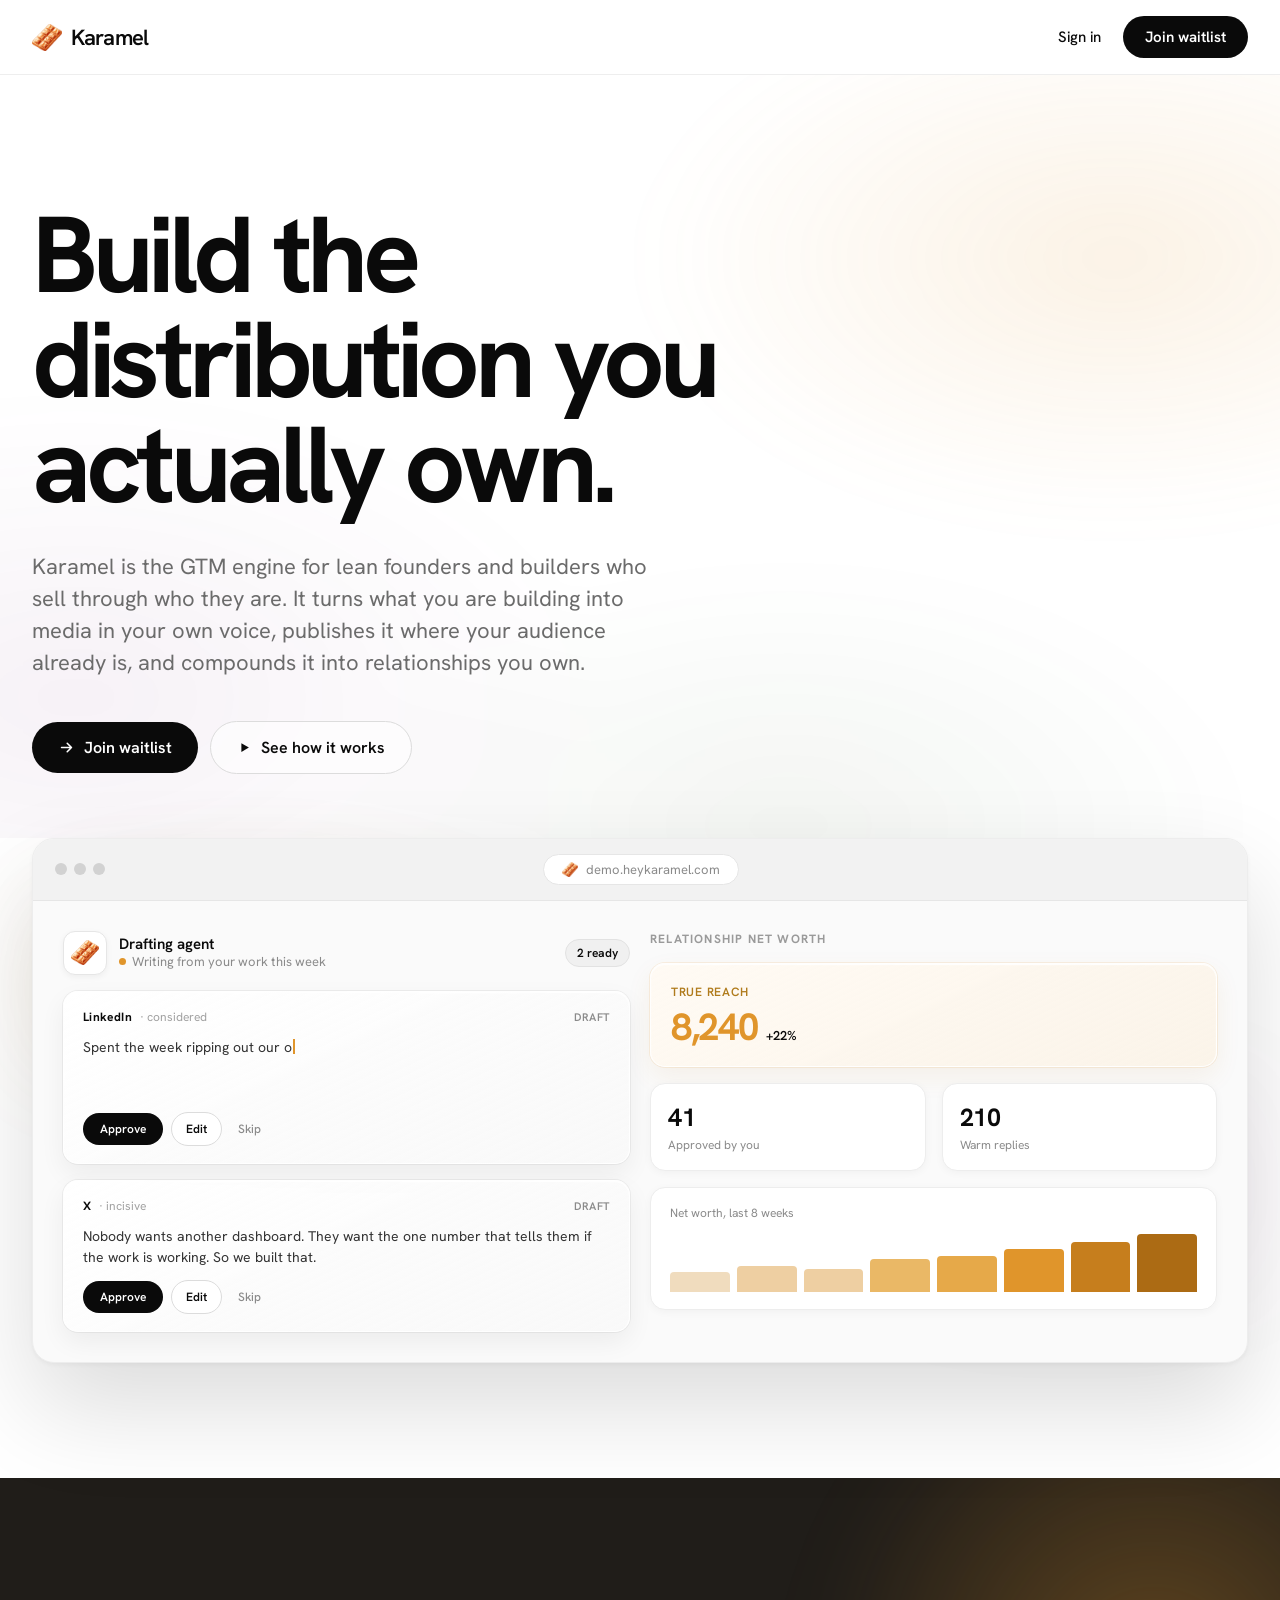
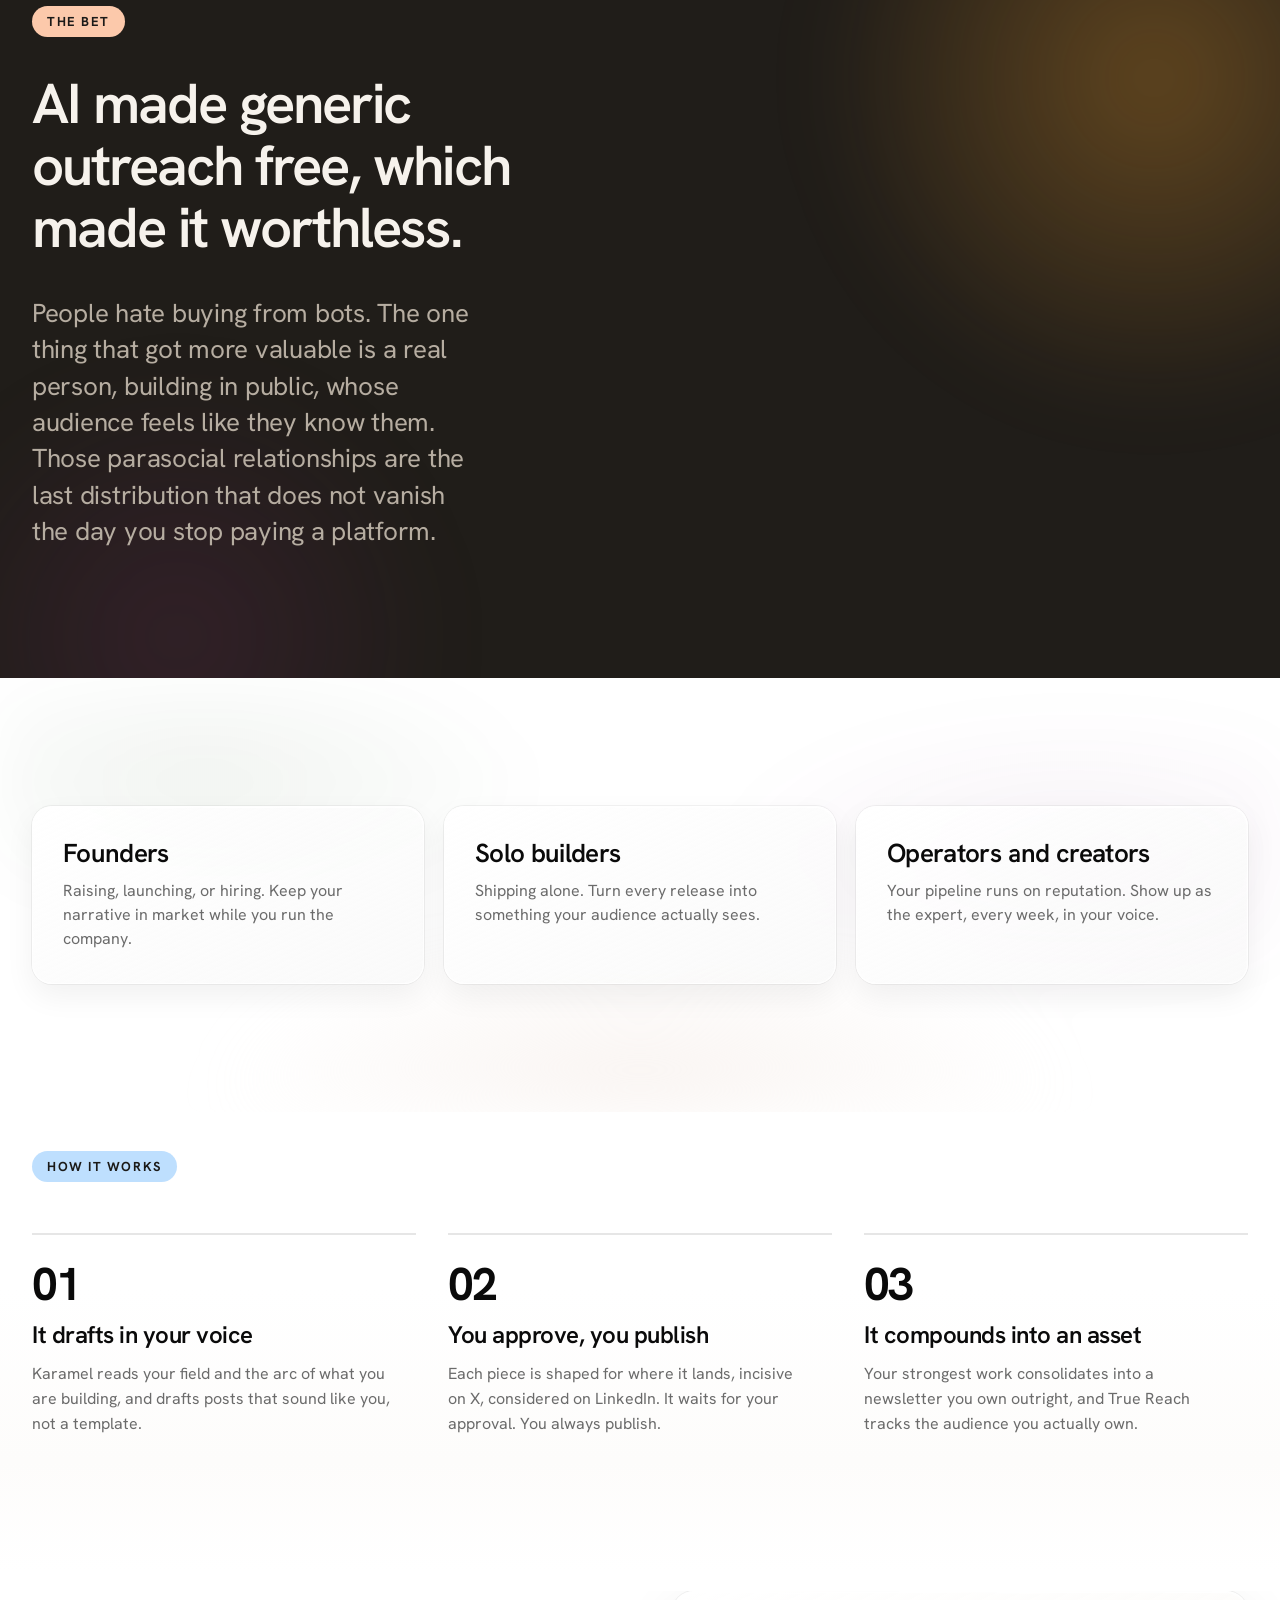
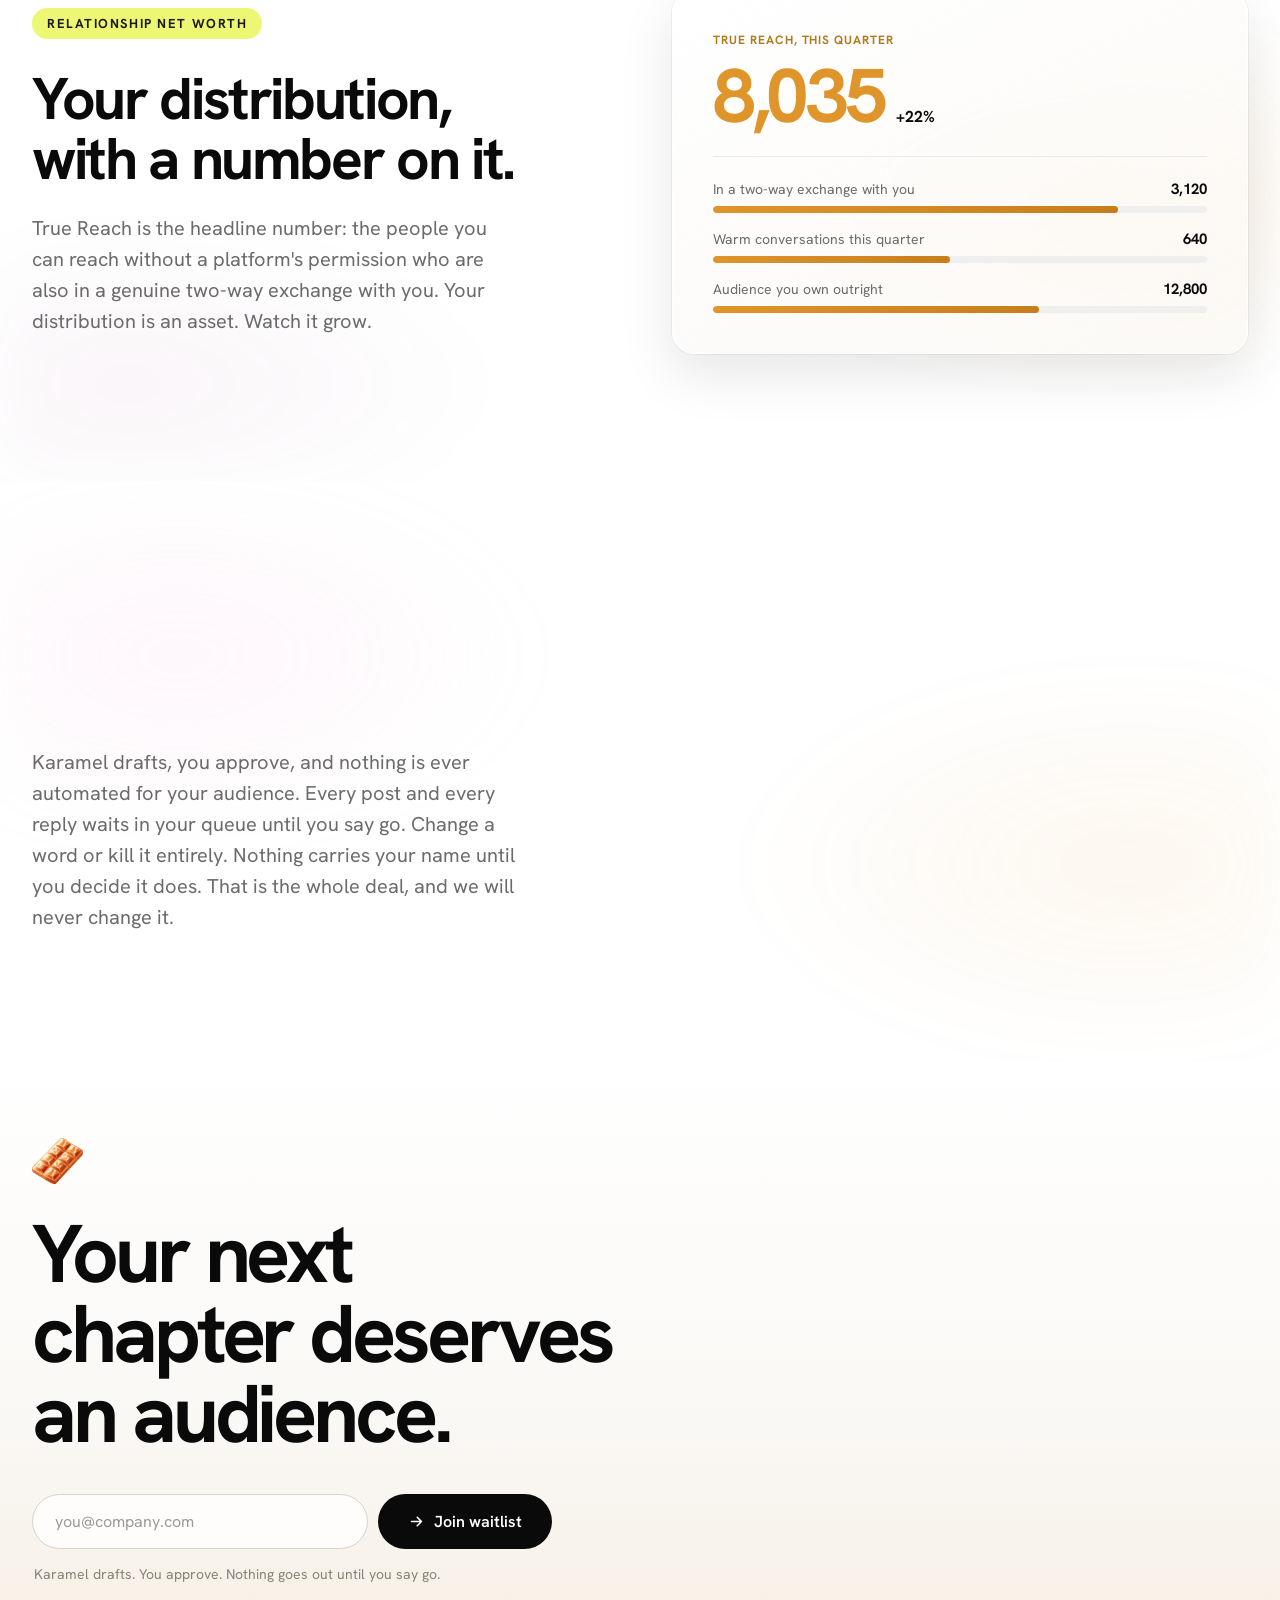
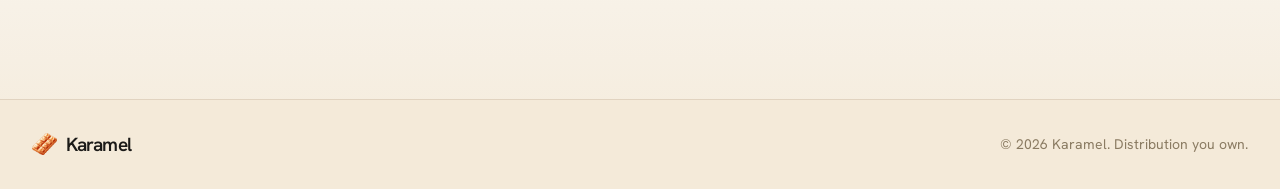
<file: v6/index.html>
<!doctype html>
<html lang="en">
<head>
<meta charset="utf-8">
<meta name="viewport" content="width=device-width, initial-scale=1">
<title>Karamel, build the distribution you actually own</title>
<meta name="description" content="Karamel is the GTM engine for lean founders and builders who sell through who they are. It turns what you are building into media in your own voice, publishes it where your audience already is, and compounds it into relationships you own.">
<link rel="icon" href="../assets/emblem.png">
<link rel="preconnect" href="https://fonts.googleapis.com">
<link rel="preconnect" href="https://fonts.gstatic.com" crossorigin>
<link href="https://fonts.googleapis.com/css2?family=Hanken+Grotesk:wght@400;500;600;700;800&display=swap" rel="stylesheet">
<style>
  body { margin: 0; background: #ffffff; }
  html { scroll-behavior: smooth; }
  a { color: #0a0a0a; text-decoration: none; }
  a:hover { color: #000000; }
  input.kv-field { font-family: 'Hanken Grotesk', system-ui, Helvetica, Arial, sans-serif; }
  input.kv-field::placeholder { color: #9a9a9a; }
  @keyframes kv-pulse { 0%,100% { transform: scale(1); opacity: 1; } 50% { transform: scale(1.5); opacity: .35; } }
  @keyframes kv-pop { 0% { opacity: 0; transform: translateY(6px); } 100% { opacity: 1; transform: none; } }
  @keyframes kv-caret { 0%,100% { opacity: 1; } 50% { opacity: 0; } }
  @keyframes kv-drift { 0%,100% { transform: translate3d(0,0,0) scale(1); } 50% { transform: translate3d(3%,-4%,0) scale(1.08); } }
  @keyframes kv-drift2 { 0%,100% { transform: translate3d(0,0,0) scale(1); } 50% { transform: translate3d(-3%,4%,0) scale(1.1); } }
  @keyframes kv-glow { 0%,100% { opacity: .68; transform: translateX(-50%) scale(1); } 50% { opacity: 1; transform: translateX(-50%) scale(1.1); } }
  /* hover and focus states (converted from the design's inline hover/focus attributes) */
  .kv-nav-cta:hover { background: #262626; transform: translateY(-1px); }
  .kv-hero-primary:hover { background: #262626; transform: translateY(-2px); box-shadow: 0 12px 28px rgba(10,10,10,0.22); }
  .kv-hero-ghost:hover { border-color: #0a0a0a; transform: translateY(-2px); background: #ffffff; }
  .kv-approve:hover { background: #262626; transform: translateY(-1px); }
  .kv-edit:hover { border-color: #0a0a0a; }
  .kv-skip:hover { color: #0a0a0a; }
  .kv-pill:hover { transform: rotate(-2.5deg) scale(1.06); }
  .kv-case:hover { transform: translateY(-8px) rotate(-1.4deg); box-shadow: inset 0 1px 1px rgba(255,255,255,0.97), 0 0 0 1px rgba(224,149,43,0.16), 0 26px 54px rgba(0,0,0,0.12); }
  .kv-step:hover { transform: translateY(-6px) scale(1.02); border-color: #e0952b; }
  .kv-field:focus { border-color: #e0952b; box-shadow: 0 0 0 4px rgba(224,149,43,0.18); }
  .kv-wl-submit:hover { background: #262626; transform: translateY(-2px); box-shadow: 0 12px 28px rgba(10,10,10,0.22); }
  @media (prefers-reduced-motion: reduce) {
    * { animation: none !important; transition: none !important; }
    [data-reveal] { opacity: 1 !important; transform: none !important; }
  }
</style>
</head>
<body>
<div style="font-family: 'Hanken Grotesk', system-ui, Helvetica, Arial, sans-serif; color: #0a0a0a; background: #ffffff; overflow-x: hidden;">

  <!-- NAV -->
  <nav style="position: sticky; top: 0; z-index: 50; background: rgba(255,255,255,0.82); backdrop-filter: blur(16px) saturate(150%); -webkit-backdrop-filter: blur(16px) saturate(150%); border-bottom: 1px solid #eeeeee;">
    <div style="max-width: 1240px; margin: 0 auto; padding: 16px 32px; display: flex; align-items: center; justify-content: space-between; gap: 16px;">
      <a href="#top" style="display: flex; align-items: center; gap: 9px; flex-shrink: 0;">
        <img src="../assets/emblem.png" alt="Karamel" style="height: 27px; width: auto; display: block;">
        <span style="font-size: 22px; font-weight: 600; letter-spacing: -0.04em; color: #0a0a0a;">Karamel</span>
      </a>
      <div style="display: flex; align-items: center; gap: clamp(10px,2vw,22px);">
        <a href="#waitlist" style="font-size: 15px; font-weight: 500; color: #0a0a0a;">Sign in</a>
        <a href="#waitlist" class="kv-nav-cta" style="display: inline-flex; align-items: center; padding: 11px 22px; font-size: 15px; font-weight: 600; color: #ffffff; background: #0a0a0a; border-radius: 999px; white-space: nowrap; transition: background .2s ease, transform .2s ease;">Join waitlist</a>
      </div>
    </div>
  </nav>

  <!-- HERO -->
  <header id="top" style="position: relative; overflow: hidden;">
    <div style="position: absolute; inset: -12% -8% auto -8%; height: 120%; z-index: 0; pointer-events: none; background: radial-gradient(46% 42% at 82% 30%, rgba(224,149,43,0.12), transparent 70%), radial-gradient(50% 46% at 12% 78%, rgba(107,24,111,0.06), transparent 72%), radial-gradient(44% 40% at 60% 92%, rgba(12,60,6,0.05), transparent 72%); filter: blur(26px); animation: kv-drift 30s ease-in-out infinite;"></div>
    <div style="position: relative; z-index: 1; max-width: 1240px; margin: 0 auto; padding: clamp(64px,10vw,132px) 32px clamp(40px,5vw,64px);">
      <h1 data-reveal style="font-size: clamp(52px,9vw,108px); font-weight: 700; letter-spacing: -0.05em; line-height: 0.97; margin: 0 0 clamp(24px,3vw,34px); max-width: 15ch; text-wrap: balance; color: #0a0a0a;">Build the distribution you actually own.</h1>
      <p data-reveal style="font-size: clamp(18px,1.9vw,22px); line-height: 1.45; color: #6b6b6b; max-width: 620px; margin: 0 0 clamp(30px,4vw,42px); text-wrap: pretty;">Karamel is the GTM engine for lean founders and builders who sell through who they are. It turns what you are building into media in your own voice, publishes it where your audience already is, and compounds it into relationships you own.</p>
      <div data-reveal style="display: flex; align-items: center; gap: 12px; flex-wrap: wrap;">
        <a href="#waitlist" class="kv-hero-primary" style="display: inline-flex; align-items: center; gap: 9px; padding: 15px 26px; font-size: 16px; font-weight: 600; color: #ffffff; background: #0a0a0a; border-radius: 999px; transition: background .2s ease, transform .2s ease, box-shadow .2s ease;">
          <svg width="17" height="17" viewBox="0 0 24 24" fill="none"><path d="M5 12h14M13 6l6 6-6 6" stroke="#ffffff" stroke-width="2.2" stroke-linecap="round" stroke-linejoin="round"/></svg>Join waitlist
        </a>
        <a href="#how" class="kv-hero-ghost" style="display: inline-flex; align-items: center; gap: 9px; padding: 15px 26px; font-size: 16px; font-weight: 600; color: #0a0a0a; background: rgba(255,255,255,0.6); border: 1px solid #dcdcdc; border-radius: 999px; transition: border-color .2s ease, transform .2s ease, background .2s ease;">
          <svg width="15" height="15" viewBox="0 0 24 24" fill="none"><path d="M7 5l12 7-12 7V5z" fill="#0a0a0a"/></svg>See how it works
        </a>
      </div>
    </div>
  </header>

  <!-- PRODUCT SHOT -->
  <section id="kv-product" style="position: relative; max-width: 1240px; margin: 0 auto; padding: 0 32px clamp(72px,9vw,128px);">
    <div style="position: absolute; inset: -6% 0 8% 0; z-index: 0; pointer-events: none; background: radial-gradient(40% 38% at 20% 30%, rgba(224,149,43,0.1), transparent 70%), radial-gradient(42% 40% at 84% 62%, rgba(107,24,111,0.05), transparent 72%); filter: blur(30px); animation: kv-drift2 34s ease-in-out infinite;"></div>
    <div data-reveal style="position: relative; z-index: 1; border-radius: 22px; overflow: hidden; background: #fafafa; border: 1px solid #ededed; box-shadow: 0 2px 4px rgba(0,0,0,0.04), 0 44px 100px rgba(0,0,0,0.14);">
      <div style="display: flex; align-items: center; gap: 14px; padding: 15px 22px; background: #f2f2f2; border-bottom: 1px solid #e6e6e6;">
        <div style="display: flex; gap: 7px;">
          <span style="width: 12px; height: 12px; border-radius: 50%; background: #d2d2d2;"></span>
          <span style="width: 12px; height: 12px; border-radius: 50%; background: #d2d2d2;"></span>
          <span style="width: 12px; height: 12px; border-radius: 50%; background: #d2d2d2;"></span>
        </div>
        <div style="display: flex; align-items: center; gap: 8px; margin: 0 auto; padding: 6px 18px; background: #ffffff; border: 1px solid #e6e6e6; border-radius: 999px; font-size: 13px; color: #8a8a8a;">
          <img src="../assets/emblem.png" alt="" style="height: 15px; width: auto;">demo.heykaramel.com
        </div>
        <div style="width: 48px;"></div>
      </div>
      <div style="padding: clamp(20px,2.6vw,30px); display: grid; grid-template-columns: repeat(auto-fit, minmax(300px, 1fr)); gap: 20px;">

        <div style="display: flex; flex-direction: column; gap: 16px; min-width: 0;">
          <div style="display: flex; align-items: center; gap: 12px;">
            <span style="width: 42px; height: 42px; border-radius: 12px; background: #ffffff; border: 1px solid #e6e6e6; display: flex; align-items: center; justify-content: center; flex-shrink: 0; box-shadow: 0 2px 6px rgba(0,0,0,0.05);"><img src="../assets/emblem.png" alt="" style="width: 28px; height: 28px; object-fit: contain;"></span>
            <div style="min-width: 0;">
              <div style="font-size: 15px; font-weight: 600; color: #0a0a0a; line-height: 1.2;">Drafting agent</div>
              <div style="font-size: 13px; color: #8a8a8a; display: flex; align-items: center; gap: 6px;"><span style="width: 7px; height: 7px; border-radius: 50%; background: #e0952b; display: inline-block; animation: kv-pulse 1.8s ease-in-out infinite;"></span>Writing from your work this week</div>
            </div>
            <span style="margin-left: auto; font-size: 12px; font-weight: 600; color: #0a0a0a; background: #f0f0f0; border: 1px solid #e2e2e2; padding: 5px 11px; border-radius: 999px; white-space: nowrap;">2 ready</span>
          </div>

          <div style="background: linear-gradient(155deg, rgba(255,255,255,0.92), rgba(248,248,248,0.72)); border: 1px solid rgba(255,255,255,0.9); box-shadow: inset 0 1px 1px rgba(255,255,255,0.95), 0 0 0 1px rgba(0,0,0,0.05), 0 10px 26px rgba(0,0,0,0.06); border-radius: 15px; padding: 17px 19px; display: flex; flex-direction: column; gap: 12px;">
            <div style="display: flex; align-items: center; gap: 8px;"><span style="font-size: 12px; font-weight: 700; letter-spacing: 0.03em; color: #0a0a0a;">LinkedIn</span><span style="font-size: 12px; color: #a0a0a0;">· considered</span><span style="margin-left: auto; font-size: 11px; font-weight: 600; letter-spacing: 0.05em; text-transform: uppercase; color: #8a8a8a;">Draft</span></div>
            <p style="margin: 0; font-size: 14px; line-height: 1.5; color: #333333; min-height: 63px;"><span id="kv-type"></span><span id="kv-caret" style="display: inline-block; width: 2px; height: 15px; background: #e0952b; margin-left: 1px; vertical-align: -2px; animation: kv-caret 1s step-end infinite;"></span></p>
            <div id="kv-draft-pending" style="display: flex; gap: 8px; align-items: center;">
              <button onclick="kvApprove()" class="kv-approve" style="font-size: 12px; font-weight: 600; font-family: inherit; color: #ffffff; background: #0a0a0a; border: none; padding: 8px 17px; border-radius: 999px; cursor: pointer; transition: background .2s ease, transform .2s ease;">Approve</button>
              <button class="kv-edit" style="font-size: 12px; font-weight: 600; font-family: inherit; color: #0a0a0a; background: #ffffff; border: 1px solid #dcdcdc; padding: 8px 14px; border-radius: 999px; cursor: pointer; transition: border-color .2s ease;">Edit</button>
              <button class="kv-skip" style="font-size: 12px; font-weight: 500; font-family: inherit; color: #8a8a8a; background: transparent; border: none; padding: 8px; cursor: pointer; transition: color .2s ease;">Skip</button>
            </div>
            <div id="kv-draft-approved" style="display: none; align-items: center; gap: 9px; font-size: 13px; color: #0a0a0a; background: #fbf1e2; border: 1px solid #f0dcbe; border-radius: 10px; padding: 9px 12px; animation: kv-pop .3s ease both;">
              <span style="width: 20px; height: 20px; border-radius: 50%; background: #e0952b; display: inline-flex; align-items: center; justify-content: center; flex-shrink: 0;"><svg width="12" height="12" viewBox="0 0 24 24" fill="none"><path d="M5 13l4 4L19 7" stroke="#ffffff" stroke-width="2.8" stroke-linecap="round" stroke-linejoin="round"/></svg></span>
              <span><strong>Approved by you.</strong> Scheduled for 9:00 AM.</span>
            </div>
          </div>

          <div style="background: linear-gradient(155deg, rgba(255,255,255,0.92), rgba(248,248,248,0.72)); border: 1px solid rgba(255,255,255,0.9); box-shadow: inset 0 1px 1px rgba(255,255,255,0.95), 0 0 0 1px rgba(0,0,0,0.05), 0 10px 26px rgba(0,0,0,0.06); border-radius: 15px; padding: 17px 19px; display: flex; flex-direction: column; gap: 12px;">
            <div style="display: flex; align-items: center; gap: 8px;"><span style="font-size: 12px; font-weight: 700; letter-spacing: 0.03em; color: #0a0a0a;">X</span><span style="font-size: 12px; color: #a0a0a0;">· incisive</span><span style="margin-left: auto; font-size: 11px; font-weight: 600; letter-spacing: 0.05em; text-transform: uppercase; color: #8a8a8a;">Draft</span></div>
            <p style="margin: 0; font-size: 14px; line-height: 1.5; color: #333333;">Nobody wants another dashboard. They want the one number that tells them if the work is working. So we built that.</p>
            <div style="display: flex; gap: 8px; align-items: center;"><span style="font-size: 12px; font-weight: 600; color: #ffffff; background: #0a0a0a; padding: 8px 17px; border-radius: 999px;">Approve</span><span style="font-size: 12px; font-weight: 600; color: #0a0a0a; background: #ffffff; border: 1px solid #dcdcdc; padding: 8px 14px; border-radius: 999px;">Edit</span><span style="font-size: 12px; font-weight: 500; color: #8a8a8a; padding: 8px;">Skip</span></div>
          </div>
        </div>

        <div style="display: flex; flex-direction: column; gap: 16px; min-width: 0;">
          <div style="font-size: 12px; font-weight: 700; letter-spacing: 0.1em; text-transform: uppercase; color: #9a9a9a;">Relationship net worth</div>
          <div style="background: linear-gradient(155deg, rgba(255,250,243,0.94), rgba(251,241,226,0.72)); border: 1px solid rgba(255,255,255,0.9); box-shadow: inset 0 1px 1px rgba(255,255,255,0.95), 0 0 0 1px rgba(224,149,43,0.12), 0 10px 26px rgba(176,110,30,0.08); border-radius: 15px; padding: 20px;">
            <div style="font-size: 12px; font-weight: 600; letter-spacing: 0.06em; text-transform: uppercase; color: #b07b1c; margin-bottom: 8px;">True Reach</div>
            <div style="display: flex; align-items: baseline; gap: 9px;"><span data-count="8240" style="font-size: 38px; font-weight: 700; letter-spacing: -0.035em; color: #e0952b; font-variant-numeric: tabular-nums; line-height: 1;">8,240</span><span style="font-size: 13px; font-weight: 600; color: #0a0a0a;">+22%</span></div>
          </div>
          <div style="display: grid; grid-template-columns: 1fr 1fr; gap: 16px;">
            <div style="background: #ffffff; border: 1px solid #ededed; border-radius: 15px; padding: 17px; box-shadow: 0 2px 8px rgba(0,0,0,0.04);"><div style="font-size: 25px; font-weight: 700; color: #0a0a0a; letter-spacing: -0.02em; font-variant-numeric: tabular-nums;">41</div><div style="font-size: 12px; color: #8a8a8a; margin-top: 3px;">Approved by you</div></div>
            <div style="background: #ffffff; border: 1px solid #ededed; border-radius: 15px; padding: 17px; box-shadow: 0 2px 8px rgba(0,0,0,0.04);"><div style="font-size: 25px; font-weight: 700; color: #0a0a0a; letter-spacing: -0.02em; font-variant-numeric: tabular-nums;">210</div><div style="font-size: 12px; color: #8a8a8a; margin-top: 3px;">Warm replies</div></div>
          </div>
          <div style="background: #ffffff; border: 1px solid #ededed; border-radius: 15px; padding: 17px 19px; box-shadow: 0 2px 8px rgba(0,0,0,0.04);">
            <div style="font-size: 12px; color: #8a8a8a; margin-bottom: 13px;">Net worth, last 8 weeks</div>
            <div style="display: flex; align-items: flex-end; gap: 7px; height: 58px;">
              <div style="flex: 1; height: 34%; background: #f0dcbe; border-radius: 4px 4px 0 0;"></div>
              <div style="flex: 1; height: 44%; background: #eecfa2; border-radius: 4px 4px 0 0;"></div>
              <div style="flex: 1; height: 40%; background: #eecfa2; border-radius: 4px 4px 0 0;"></div>
              <div style="flex: 1; height: 56%; background: #eab866; border-radius: 4px 4px 0 0;"></div>
              <div style="flex: 1; height: 62%; background: #e6a949; border-radius: 4px 4px 0 0;"></div>
              <div style="flex: 1; height: 74%; background: #e0952b; border-radius: 4px 4px 0 0;"></div>
              <div style="flex: 1; height: 86%; background: #c67e1d; border-radius: 4px 4px 0 0;"></div>
              <div style="flex: 1; height: 100%; background: #ac6b14; border-radius: 4px 4px 0 0;"></div>
            </div>
          </div>
        </div>

      </div>
    </div>
  </section>

  <!-- STATEMENT / THE BET (dark section) -->
  <section style="position: relative; overflow: hidden; background: #201d19;">
    <div style="position: absolute; top: -20%; left: 62%; width: 720px; height: 720px; z-index: 0; pointer-events: none; border-radius: 50%; background: radial-gradient(circle, rgba(224,149,43,0.34), rgba(224,149,43,0) 66%); filter: blur(38px); animation: kv-glow 12s ease-in-out infinite;"></div>
    <div style="position: absolute; bottom: -30%; left: -8%; width: 560px; height: 560px; z-index: 0; pointer-events: none; border-radius: 50%; background: radial-gradient(circle, rgba(150,50,125,0.16), rgba(150,50,125,0) 68%); filter: blur(40px); animation: kv-drift2 26s ease-in-out infinite;"></div>
    <div style="position: relative; z-index: 1; max-width: 1240px; margin: 0 auto; padding: clamp(72px,10vw,140px) 32px;">
      <p data-reveal style="margin: 0 0 clamp(24px,3vw,36px);"><span class="kv-pill" style="display: inline-block; padding: 7px 15px; font-size: 13px; font-weight: 700; letter-spacing: 0.12em; text-transform: uppercase; color: #1b1a18; background: #fcc9ab; border-radius: 999px; transition: transform .25s cubic-bezier(.34,1.56,.64,1);">The bet</span></p>
      <p data-reveal style="font-size: clamp(30px,4.4vw,58px); font-weight: 600; letter-spacing: -0.035em; line-height: 1.1; margin: 0; max-width: 20ch; color: #f6f2ec; text-wrap: balance;">AI made generic outreach free, which made it worthless.</p>
      <p data-reveal style="font-size: clamp(19px,2.1vw,26px); font-weight: 400; letter-spacing: -0.01em; line-height: 1.4; margin: clamp(24px,3vw,36px) 0 0; max-width: 30ch; color: #b6ada1; text-wrap: pretty;">People hate buying from bots. The one thing that got more valuable is a real person, building in public, whose audience feels like they know them. Those parasocial relationships are the last distribution that does not vanish the day you stop paying a platform.</p>
    </div>
  </section>

  <!-- USE-CASE CARDS -->
  <section style="position: relative; overflow: hidden;">
    <div style="position: absolute; inset: 0; z-index: 0; pointer-events: none; background: radial-gradient(38% 44% at 16% 24%, rgba(12,60,6,0.06), transparent 70%), radial-gradient(40% 46% at 84% 40%, rgba(107,24,111,0.06), transparent 72%), radial-gradient(46% 50% at 50% 96%, rgba(245,236,231,0.6), transparent 72%); filter: blur(28px); animation: kv-drift 32s ease-in-out infinite;"></div>
    <div style="position: relative; z-index: 1; max-width: 1240px; margin: 0 auto; padding: clamp(72px,10vw,140px) 32px;">
      <div style="display: grid; grid-template-columns: repeat(auto-fit, minmax(280px, 1fr)); gap: 20px;">
        <div data-reveal class="kv-case" style="background: linear-gradient(155deg, rgba(255,255,255,0.92), rgba(248,248,248,0.7)); border: 1px solid rgba(255,255,255,0.9); box-shadow: inset 0 1px 1px rgba(255,255,255,0.95), 0 0 0 1px rgba(0,0,0,0.05), 0 12px 30px rgba(0,0,0,0.06); border-radius: 20px; padding: 32px 30px; display: flex; flex-direction: column; gap: 12px; height: 100%; box-sizing: border-box; transition: transform .32s cubic-bezier(.34,1.56,.64,1), box-shadow .28s ease;">
          <div style="font-size: clamp(22px,2.4vw,26px); font-weight: 600; letter-spacing: -0.025em; color: #0a0a0a; line-height: 1.1;">Founders</div>
          <div style="font-size: 16px; line-height: 1.5; color: #6b6b6b;">Raising, launching, or hiring. Keep your narrative in market while you run the company.</div>
        </div>
        <div data-reveal class="kv-case" style="background: linear-gradient(155deg, rgba(255,255,255,0.92), rgba(248,248,248,0.7)); border: 1px solid rgba(255,255,255,0.9); box-shadow: inset 0 1px 1px rgba(255,255,255,0.95), 0 0 0 1px rgba(0,0,0,0.05), 0 12px 30px rgba(0,0,0,0.06); border-radius: 20px; padding: 32px 30px; display: flex; flex-direction: column; gap: 12px; height: 100%; box-sizing: border-box; transition: transform .32s cubic-bezier(.34,1.56,.64,1), box-shadow .28s ease;">
          <div style="font-size: clamp(22px,2.4vw,26px); font-weight: 600; letter-spacing: -0.025em; color: #0a0a0a; line-height: 1.1;">Solo builders</div>
          <div style="font-size: 16px; line-height: 1.5; color: #6b6b6b;">Shipping alone. Turn every release into something your audience actually sees.</div>
        </div>
        <div data-reveal class="kv-case" style="background: linear-gradient(155deg, rgba(255,255,255,0.92), rgba(248,248,248,0.7)); border: 1px solid rgba(255,255,255,0.9); box-shadow: inset 0 1px 1px rgba(255,255,255,0.95), 0 0 0 1px rgba(0,0,0,0.05), 0 12px 30px rgba(0,0,0,0.06); border-radius: 20px; padding: 32px 30px; display: flex; flex-direction: column; gap: 12px; height: 100%; box-sizing: border-box; transition: transform .32s cubic-bezier(.34,1.56,.64,1), box-shadow .28s ease;">
          <div style="font-size: clamp(22px,2.4vw,26px); font-weight: 600; letter-spacing: -0.025em; color: #0a0a0a; line-height: 1.1;">Operators and creators</div>
          <div style="font-size: 16px; line-height: 1.5; color: #6b6b6b;">Your pipeline runs on reputation. Show up as the expert, every week, in your voice.</div>
        </div>
      </div>
    </div>
  </section>

  <!-- NUMBERED STEPS -->
  <section id="how" style="position: relative;">
    <div style="position: absolute; inset: 0; z-index: 0; pointer-events: none; background: linear-gradient(180deg, #ffffff 0%, rgba(250,248,245,0) 37%, rgba(251,249,247,0.5) 73%, #ffffff 96%);"></div>
    <div style="position: relative; z-index: 1; max-width: 1240px; margin: 0 auto; padding: clamp(20px,3vw,40px) 32px clamp(72px,10vw,140px);">
      <p data-reveal style="margin: 0 0 clamp(36px,4vw,56px);"><span class="kv-pill" style="display: inline-block; padding: 7px 15px; font-size: 13px; font-weight: 700; letter-spacing: 0.12em; text-transform: uppercase; color: #1b1a18; background: #bedffe; border-radius: 999px; transition: transform .25s cubic-bezier(.34,1.56,.64,1);">How it works</span></p>
      <div style="display: grid; grid-template-columns: repeat(auto-fit, minmax(280px, 1fr)); gap: clamp(20px,3vw,32px);">
        <div data-reveal class="kv-step" style="display: flex; flex-direction: column; gap: 14px; padding: 26px 22px 26px 0; border-top: 2px solid #e6e6e6; transition: transform .32s cubic-bezier(.34,1.56,.64,1), border-color .28s ease;">
          <div style="font-size: clamp(34px,4vw,46px); font-weight: 700; letter-spacing: -0.04em; color: #0a0a0a; font-variant-numeric: tabular-nums; line-height: 1;">01</div>
          <div style="font-size: clamp(20px,2.1vw,24px); font-weight: 600; letter-spacing: -0.02em; color: #0a0a0a; line-height: 1.15;">It drafts in your voice</div>
          <div style="font-size: 16px; line-height: 1.55; color: #6b6b6b;">Karamel reads your field and the arc of what you are building, and drafts posts that sound like you, not a template.</div>
        </div>
        <div data-reveal class="kv-step" style="display: flex; flex-direction: column; gap: 14px; padding: 26px 22px 26px 0; border-top: 2px solid #e6e6e6; transition: transform .32s cubic-bezier(.34,1.56,.64,1), border-color .28s ease;">
          <div style="font-size: clamp(34px,4vw,46px); font-weight: 700; letter-spacing: -0.04em; color: #0a0a0a; font-variant-numeric: tabular-nums; line-height: 1;">02</div>
          <div style="font-size: clamp(20px,2.1vw,24px); font-weight: 600; letter-spacing: -0.02em; color: #0a0a0a; line-height: 1.15;">You approve, you publish</div>
          <div style="font-size: 16px; line-height: 1.55; color: #6b6b6b;">Each piece is shaped for where it lands, incisive on X, considered on LinkedIn. It waits for your approval. You always publish.</div>
        </div>
        <div data-reveal class="kv-step" style="display: flex; flex-direction: column; gap: 14px; padding: 26px 22px 26px 0; border-top: 2px solid #e6e6e6; transition: transform .32s cubic-bezier(.34,1.56,.64,1), border-color .28s ease;">
          <div style="font-size: clamp(34px,4vw,46px); font-weight: 700; letter-spacing: -0.04em; color: #0a0a0a; font-variant-numeric: tabular-nums; line-height: 1;">03</div>
          <div style="font-size: clamp(20px,2.1vw,24px); font-weight: 600; letter-spacing: -0.02em; color: #0a0a0a; line-height: 1.15;">It compounds into an asset</div>
          <div style="font-size: 16px; line-height: 1.55; color: #6b6b6b;">Your strongest work consolidates into a newsletter you own outright, and True Reach tracks the audience you actually own.</div>
        </div>
      </div>
    </div>
  </section>

  <!-- TRUE REACH METRIC -->
  <section style="position: relative; overflow: hidden;">
    <div style="position: absolute; inset: 0; z-index: 0; pointer-events: none; background: radial-gradient(44% 50% at 86% 42%, rgba(224,149,43,0.12), transparent 70%), radial-gradient(40% 44% at 10% 80%, rgba(150,50,125,0.05), transparent 72%); filter: blur(30px); animation: kv-drift2 30s ease-in-out infinite;"></div>
    <div style="position: relative; z-index: 1; max-width: 1240px; margin: 0 auto; padding: 0 32px clamp(72px,10vw,140px);">
      <div style="display: grid; grid-template-columns: repeat(auto-fit, minmax(320px, 1fr)); gap: clamp(32px,5vw,72px); align-items: center;">
        <div>
          <p data-reveal style="margin: 0 0 clamp(20px,2.5vw,30px);"><span class="kv-pill" style="display: inline-block; padding: 7px 15px; font-size: 13px; font-weight: 700; letter-spacing: 0.12em; text-transform: uppercase; color: #1b1a18; background: #eef773; border-radius: 999px; transition: transform .25s cubic-bezier(.34,1.56,.64,1);">Relationship net worth</span></p>
          <h2 data-reveal style="font-size: clamp(34px,4.6vw,60px); font-weight: 700; letter-spacing: -0.04em; line-height: 1.02; margin: 0 0 24px; color: #0a0a0a; text-wrap: balance;">Your distribution, with a number on it.</h2>
          <p data-reveal style="font-size: clamp(17px,1.9vw,20px); line-height: 1.55; color: #6b6b6b; margin: 0; max-width: 44ch; text-wrap: pretty;">True Reach is the headline number: the people you can reach without a platform's permission who are also in a genuine two-way exchange with you. Your distribution is an asset. Watch it grow.</p>
        </div>
        <div data-reveal style="background: linear-gradient(155deg, rgba(255,255,255,0.94), rgba(250,247,243,0.72)); border: 1px solid rgba(255,255,255,0.92); box-shadow: inset 0 1px 1px rgba(255,255,255,0.96), 0 0 0 1px rgba(0,0,0,0.05), 0 20px 54px rgba(0,0,0,0.1); border-radius: 22px; padding: clamp(28px,3.5vw,40px); display: flex; flex-direction: column; gap: 22px;">
          <div>
            <div style="font-size: 12px; font-weight: 700; letter-spacing: 0.08em; text-transform: uppercase; color: #b07b1c; margin-bottom: 10px;">True Reach, this quarter</div>
            <div style="display: flex; align-items: baseline; gap: 12px; flex-wrap: wrap;"><span data-count="8240" style="font-size: clamp(52px,8vw,76px); font-weight: 700; letter-spacing: -0.05em; color: #e0952b; line-height: 1; font-variant-numeric: tabular-nums;">8,240</span><span style="font-size: 16px; font-weight: 700; color: #0a0a0a;">+22%</span></div>
          </div>
          <div style="height: 1px; background: #ececec;"></div>
          <div style="display: flex; flex-direction: column; gap: 16px;">
            <div style="display: flex; flex-direction: column; gap: 7px;">
              <div style="display: flex; justify-content: space-between; align-items: baseline;"><span style="font-size: 14px; color: #6b6b6b;">In a two-way exchange with you</span><span style="font-size: 15px; font-weight: 700; color: #0a0a0a; font-variant-numeric: tabular-nums;">3,120</span></div>
              <div style="height: 7px; border-radius: 999px; background: #efefef; overflow: hidden;"><div data-bar="82%" style="height: 100%; width: 82%; border-radius: 999px; background: linear-gradient(90deg, #e0952b, #c67e1d); transform-origin: left; transition: transform .9s cubic-bezier(.2,.8,.2,1);"></div></div>
            </div>
            <div style="display: flex; flex-direction: column; gap: 7px;">
              <div style="display: flex; justify-content: space-between; align-items: baseline;"><span style="font-size: 14px; color: #6b6b6b;">Warm conversations this quarter</span><span style="font-size: 15px; font-weight: 700; color: #0a0a0a; font-variant-numeric: tabular-nums;">640</span></div>
              <div style="height: 7px; border-radius: 999px; background: #efefef; overflow: hidden;"><div data-bar="48%" style="height: 100%; width: 48%; border-radius: 999px; background: linear-gradient(90deg, #e0952b, #c67e1d); transform-origin: left; transition: transform .9s cubic-bezier(.2,.8,.2,1);"></div></div>
            </div>
            <div style="display: flex; flex-direction: column; gap: 7px;">
              <div style="display: flex; justify-content: space-between; align-items: baseline;"><span style="font-size: 14px; color: #6b6b6b;">Audience you own outright</span><span style="font-size: 15px; font-weight: 700; color: #0a0a0a; font-variant-numeric: tabular-nums;">12,800</span></div>
              <div style="height: 7px; border-radius: 999px; background: #efefef; overflow: hidden;"><div data-bar="66%" style="height: 100%; width: 66%; border-radius: 999px; background: linear-gradient(90deg, #e0952b, #c67e1d); transform-origin: left; transition: transform .9s cubic-bezier(.2,.8,.2,1);"></div></div>
            </div>
          </div>
        </div>
      </div>
    </div>
  </section>

  <!-- THE GUARANTEE -->
  <section style="position: relative; overflow: hidden;">
    <div style="position: absolute; inset: 0; z-index: 0; pointer-events: none; background: radial-gradient(40% 44% at 14% 30%, rgba(248,185,228,0.12), transparent 70%), radial-gradient(42% 46% at 88% 66%, rgba(224,149,43,0.08), transparent 72%); filter: blur(30px); animation: kv-drift 32s ease-in-out infinite;"></div>
    <div style="position: relative; z-index: 1; max-width: 1240px; margin: 0 auto; padding: 0 32px clamp(72px,10vw,140px);">
      <div style="display: grid; grid-template-columns: repeat(auto-fit, minmax(320px, 1fr)); gap: clamp(32px,5vw,72px); align-items: center;">
        <div>
          <p data-reveal style="margin: 0 0 clamp(20px,2.5vw,30px);"><span class="kv-pill" style="display: inline-block; padding: 7px 15px; font-size: 13px; font-weight: 700; letter-spacing: 0.12em; text-transform: uppercase; color: #1b1a18; background: #f8b9e4; border-radius: 999px; transition: transform .25s cubic-bezier(.34,1.56,.64,1);">The guarantee</span></p>
          <h2 data-reveal style="font-size: clamp(34px,4.6vw,60px); font-weight: 700; letter-spacing: -0.04em; line-height: 1.02; margin: 0 0 24px; text-wrap: balance;"><span style="color: #0a0a0a;">Nothing is ever automated</span><br><span style="color: #a29a8d;">for your audience.</span></h2>
          <p data-reveal style="font-size: clamp(17px,1.9vw,20px); line-height: 1.55; color: #6b6b6b; margin: 0; max-width: 46ch; text-wrap: pretty;">Karamel drafts, you approve, and nothing is ever automated for your audience. Every post and every reply waits in your queue until you say go. Change a word or kill it entirely. Nothing carries your name until you decide it does. That is the whole deal, and we will never change it.</p>
        </div>
        <div data-reveal style="background: linear-gradient(155deg, rgba(255,255,255,0.94), rgba(250,247,243,0.72)); border: 1px solid rgba(255,255,255,0.92); box-shadow: inset 0 1px 1px rgba(255,255,255,0.96), 0 0 0 1px rgba(0,0,0,0.05), 0 20px 54px rgba(0,0,0,0.1); border-radius: 22px; padding: clamp(24px,3vw,32px); display: flex; flex-direction: column; gap: 14px;">
          <div style="display: flex; align-items: center; gap: 10px;">
            <span style="width: 8px; height: 8px; border-radius: 50%; background: #e0952b; display: inline-block; animation: kv-pulse 1.8s ease-in-out infinite;"></span>
            <span style="font-size: 13px; font-weight: 600; color: #6b6b6b;">2 drafts waiting on you</span>
          </div>
          <div style="background: #ffffff; border: 1px solid #ececec; border-radius: 15px; padding: 16px 18px; display: flex; flex-direction: column; gap: 12px;">
            <div style="display: flex; align-items: center; gap: 8px;"><span style="font-size: 12px; font-weight: 700; color: #0a0a0a;">LinkedIn</span><span style="font-size: 12px; color: #a0a0a0;">· considered</span><span style="margin-left: auto; font-size: 11px; font-weight: 600; letter-spacing: 0.05em; text-transform: uppercase; color: #8a8a8a;">In your queue</span></div>
            <p style="margin: 0; font-size: 14px; line-height: 1.5; color: #333333;">Been heads down rebuilding onboarding around the one question users kept asking. Here is what changed, and why it took three tries.</p>
            <div id="kv-g-pending" style="display: flex; gap: 8px; align-items: center;">
              <button onclick="kvApprove()" class="kv-approve" style="font-size: 12px; font-weight: 600; font-family: inherit; color: #ffffff; background: #0a0a0a; border: none; padding: 8px 17px; border-radius: 999px; cursor: pointer; transition: background .2s ease, transform .2s ease;">Approve</button>
              <button class="kv-edit" style="font-size: 12px; font-weight: 600; font-family: inherit; color: #0a0a0a; background: #ffffff; border: 1px solid #dcdcdc; padding: 8px 14px; border-radius: 999px; cursor: pointer; transition: border-color .2s ease;">Edit</button>
              <button class="kv-skip" style="font-size: 12px; font-weight: 500; font-family: inherit; color: #8a8a8a; background: transparent; border: none; padding: 8px; cursor: pointer; transition: color .2s ease;">Skip</button>
            </div>
            <div id="kv-g-approved" style="display: none; align-items: center; gap: 9px; font-size: 13px; color: #0a0a0a; background: #fbf1e2; border: 1px solid #f0dcbe; border-radius: 10px; padding: 9px 12px; animation: kv-pop .3s ease both;">
              <span style="width: 20px; height: 20px; border-radius: 50%; background: #e0952b; display: inline-flex; align-items: center; justify-content: center; flex-shrink: 0;"><svg width="12" height="12" viewBox="0 0 24 24" fill="none"><path d="M5 13l4 4L19 7" stroke="#ffffff" stroke-width="2.8" stroke-linecap="round" stroke-linejoin="round"/></svg></span>
              <span><strong>Approved by you.</strong> Only ever by you.</span>
            </div>
          </div>
          <p style="margin: 0; font-size: 13px; color: #8a8a8a;">It never posts on its own. You are always the one who publishes.</p>
        </div>
      </div>
    </div>
  </section>

  <!-- CLOSING CTA + FOOTER (vertical fade into cream, footer carries the cream through) -->
  <div style="background: linear-gradient(180deg, #ffffff 0%, #faf8f5 50%, #f4ead9 100%);">
    <section id="waitlist" data-reveal style="max-width: 1240px; margin: 0 auto; padding: clamp(40px,6vw,80px) 32px clamp(72px,9vw,120px);">
      <img src="../assets/emblem.png" alt="" style="height: 46px; width: auto; display: block; margin: 0 0 clamp(22px,2.6vw,30px);">
      <h2 style="font-size: clamp(40px,6.4vw,84px); font-weight: 700; letter-spacing: -0.05em; line-height: 0.98; margin: 0 0 clamp(28px,3.5vw,40px); max-width: 16ch; color: #0a0a0a; text-wrap: balance;">Your next chapter deserves an audience.</h2>
      <div class="km-wl">
        <div class="km-wl-open">
          <form onsubmit="return joinWaitlist(event)" style="display: flex; gap: 10px; flex-wrap: wrap; max-width: 520px;">
            <input class="kv-field" type="email" required placeholder="you@company.com" style="flex: 1; min-width: 220px; padding: 16px 22px; font-size: 16px; border: 1px solid #d8d2c8; border-radius: 999px; background: rgba(255,255,255,0.85); color: #0a0a0a; outline: none; box-sizing: border-box; transition: border-color .2s ease, box-shadow .2s ease, transform .2s ease;">
            <button type="submit" class="kv-wl-submit" style="display: inline-flex; align-items: center; gap: 9px; padding: 16px 30px; font-size: 16px; font-weight: 600; font-family: inherit; color: #ffffff; background: #0a0a0a; border: none; border-radius: 999px; cursor: pointer; white-space: nowrap; transition: background .2s ease, transform .2s ease, box-shadow .2s ease;">
              <svg width="17" height="17" viewBox="0 0 24 24" fill="none"><path d="M5 12h14M13 6l6 6-6 6" stroke="#ffffff" stroke-width="2.2" stroke-linecap="round" stroke-linejoin="round"/></svg>Join waitlist
            </button>
          </form>
        </div>
        <div class="km-wl-joined" style="display: none;">
          <div style="display: inline-flex; align-items: center; gap: 13px; padding: 16px 24px; background: rgba(255,255,255,0.85); border: 1px solid #f0dcbe; border-radius: 999px; animation: kv-pop .35s ease both;">
            <span style="width: 30px; height: 30px; border-radius: 50%; background: #e0952b; display: inline-flex; align-items: center; justify-content: center; flex-shrink: 0;"><svg width="16" height="16" viewBox="0 0 24 24" fill="none"><path d="M5 13l4 4L19 7" stroke="#ffffff" stroke-width="2.6" stroke-linecap="round" stroke-linejoin="round"/></svg></span>
            <span style="font-size: 16px; font-weight: 600; color: #0a0a0a;">You're on the list. We'll be in touch.</span>
          </div>
        </div>
      </div>
      <p style="font-size: 14px; color: #8a8175; margin: 16px 2px 0;">Karamel drafts. You approve. Nothing goes out until you say go.</p>
    </section>

    <footer style="background: #f4ead9; border-top: 1px solid rgba(90,45,10,0.12); padding: 32px 32px;">
      <div style="max-width: 1240px; margin: 0 auto; display: flex; justify-content: space-between; align-items: center; gap: 20px; flex-wrap: wrap;">
        <div style="display: flex; align-items: center; gap: 9px;">
          <img src="../assets/emblem.png" alt="" style="height: 22px; width: auto;">
          <span style="font-size: 19px; font-weight: 600; letter-spacing: -0.04em; color: #1b1a18;">Karamel</span>
        </div>
        <span style="font-size: 14px; color: #8a7b62;">© 2026 Karamel. Distribution you own.</span>
      </div>
    </footer>
  </div>
</div>

<script>
  // Waitlist capture. Emails post to a Google Form you own (free, lands in a Google Sheet).
  // Set FORM_ACTION to the form's ".../formResponse" URL and EMAIL_FIELD to the "entry.XXXX" id.
  // Until both are set, a submit is logged to the console and nothing is stored yet.
  var FORM_ACTION = "";
  var EMAIL_FIELD = "";

  function joinWaitlist(e){
    e.preventDefault();
    var form = e.target;
    var wrap = form.closest('.km-wl');
    var input = form.querySelector('input[type=email]');
    var email = (input.value || "").trim();
    if(!email){ return false; }
    function done(){
      if(!wrap){ return; }
      var open = wrap.querySelector('.km-wl-open');
      var joined = wrap.querySelector('.km-wl-joined');
      if(open){ open.style.display = 'none'; }
      if(joined){ joined.style.display = 'flex'; }
    }
    if(!FORM_ACTION || !EMAIL_FIELD){
      console.warn("[waitlist] capture not configured yet, email:", email);
      done();
      return false;
    }
    var body = new URLSearchParams();
    body.append(EMAIL_FIELD, email);
    fetch(FORM_ACTION, { method: "POST", mode: "no-cors", headers: { "Content-Type": "application/x-www-form-urlencoded" }, body: body.toString() }).then(done).catch(done);
    return false;
  }

  // Sample-draft interactivity (approve). Ported from the design's state/handler.
  // The design drives both draft cards off a single `approved` state, so one click flips both.
  function kvApprove(){
    ['kv-draft-pending','kv-g-pending'].forEach(function(id){
      var el = document.getElementById(id);
      if(el){ el.style.display = 'none'; }
    });
    ['kv-draft-approved','kv-g-approved'].forEach(function(id){
      var el = document.getElementById(id);
      if(el){ el.style.display = 'flex'; }
    });
  }

  (function(){
    var reduced = window.matchMedia && window.matchMedia('(prefers-reduced-motion: reduce)').matches;

    // staggered scroll reveals
    var revealEls = Array.prototype.slice.call(document.querySelectorAll('[data-reveal]'));
    revealEls.forEach(function(el){
      var sibs = Array.prototype.slice.call(el.parentElement.children).filter(function(c){ return c.hasAttribute('data-reveal'); });
      var idx = Math.max(0, sibs.indexOf(el));
      el.style.transition = 'opacity .6s ease, transform .75s cubic-bezier(.34,1.56,.64,1)';
      el.style.transitionDelay = Math.min(idx, 6) * 95 + 'ms';
    });
    if('IntersectionObserver' in window && !reduced){
      var io = new IntersectionObserver(function(entries){
        entries.forEach(function(en){
          // clear the inline transform rather than setting 'none', so stylesheet :hover transforms still apply
          if(en.isIntersecting){ en.target.style.opacity = '1'; en.target.style.transform = ''; io.unobserve(en.target); }
        });
      }, { threshold: 0.08, rootMargin: '0px 0px -5% 0px' });
      revealEls.forEach(function(el){
        var r = el.getBoundingClientRect();
        if(r.top > window.innerHeight * 0.92){ el.style.opacity = '0'; el.style.transform = 'translateY(34px) scale(0.97)'; io.observe(el); }
      });
    }

    // count-up on view
    var fmt = function(n){ return Math.round(n).toLocaleString('en-US'); };
    var countUp = function(el, target){
      var dur = 1300, t0 = performance.now();
      var tick = function(t){
        var p = Math.min(1, (t - t0) / dur);
        var e = 1 - Math.pow(1 - p, 3);
        el.textContent = fmt(target * e);
        if(p < 1) requestAnimationFrame(tick);
      };
      requestAnimationFrame(tick);
    };
    document.querySelectorAll('[data-count]').forEach(function(el){
      var target = parseInt(el.getAttribute('data-count'), 10);
      if(reduced || !('IntersectionObserver' in window)){ el.textContent = fmt(target); return; }
      el.textContent = fmt(0);
      var co = new IntersectionObserver(function(ents){
        ents.forEach(function(e){ if(e.isIntersecting){ countUp(el, target); co.unobserve(el); } });
      }, { threshold: 0.5 });
      co.observe(el);
    });

    // True Reach bars fill on view
    if(!reduced && 'IntersectionObserver' in window){
      document.querySelectorAll('[data-bar]').forEach(function(el){
        el.style.transform = 'scaleX(0)';
        var bo = new IntersectionObserver(function(ents){
          ents.forEach(function(e){ if(e.isIntersecting){ el.style.transform = 'scaleX(1)'; bo.unobserve(el); } });
        }, { threshold: 0.4 });
        bo.observe(el);
      });
    }

    // self-demoing typing of the LinkedIn draft
    var draft = 'Spent the week ripping out our onboarding and rebuilding it around the one question users kept asking. Here is what changed, and why it took three tries to get right.';
    var typeEl = document.getElementById('kv-type');
    var caret = document.getElementById('kv-caret');
    if(typeEl){
      if(reduced || !('IntersectionObserver' in window)){
        typeEl.textContent = draft;
        if(caret){ caret.style.display = 'none'; }
      } else {
        var prod = document.getElementById('kv-product');
        var to = new IntersectionObserver(function(ents){
          ents.forEach(function(e){
            if(e.isIntersecting){
              to.unobserve(e.target);
              var i = 0;
              var type = function(){
                if(i <= draft.length){
                  typeEl.textContent = draft.slice(0, i);
                  i += 1;
                  var ch = draft[i - 1];
                  setTimeout(type, ch === ' ' ? 26 : 15 + Math.random() * 30);
                } else if(caret){
                  setTimeout(function(){ caret.style.display = 'none'; }, 1400);
                }
              };
              setTimeout(type, 350);
            }
          });
        }, { threshold: 0.35 });
        to.observe(prod);
      }
    }
  })();
</script>
<script>
/* dev live-reload: localhost only. Polls this file and reloads when it changes. Inert in production. */
(function(){
  if(!/^(localhost|127\.0\.0\.1)$/.test(location.hostname)){ return; }
  var seen = null;
  setInterval(function(){
    fetch(location.pathname, { method:"HEAD", cache:"no-store" }).then(function(r){
      var m = r.headers.get("Last-Modified");
      if(seen && m && m !== seen){ location.reload(); }
      seen = m;
    }).catch(function(){});
  }, 1000);
})();
</script>
</body>
</html>
</file>
